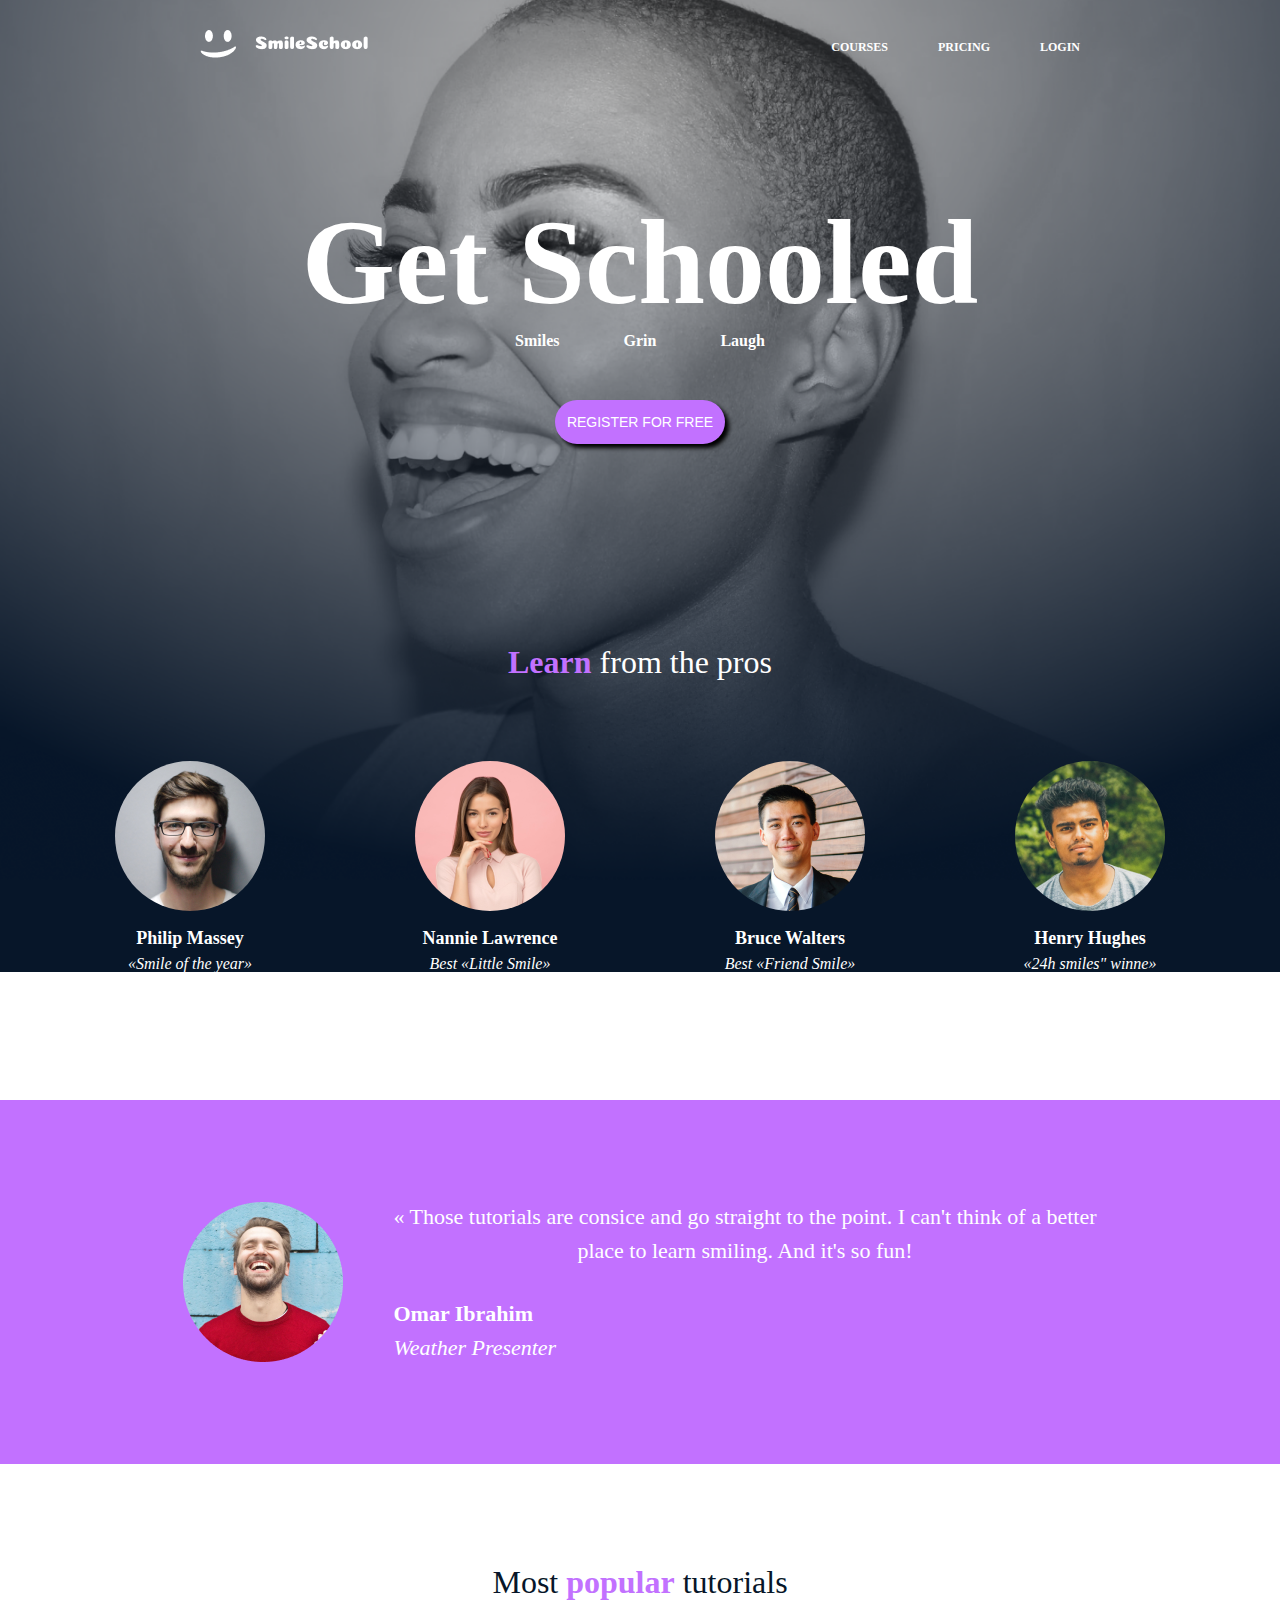
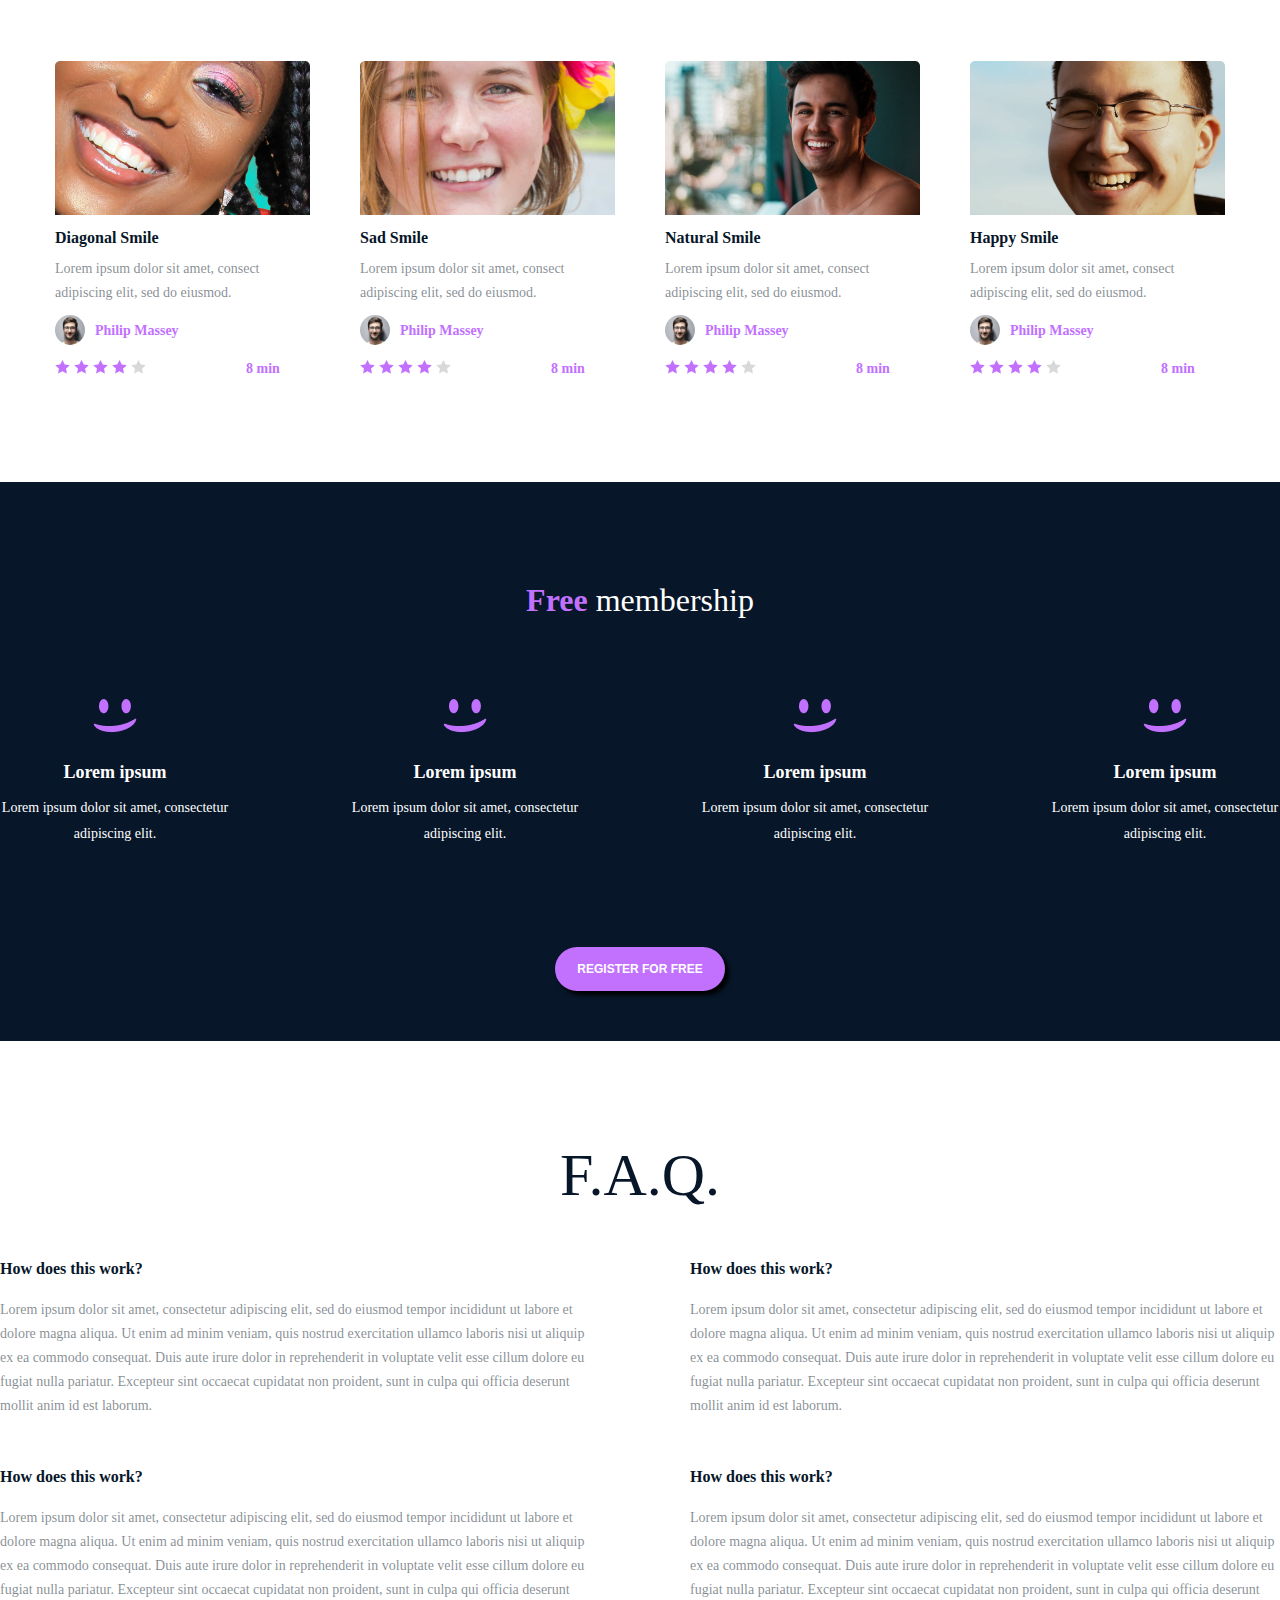
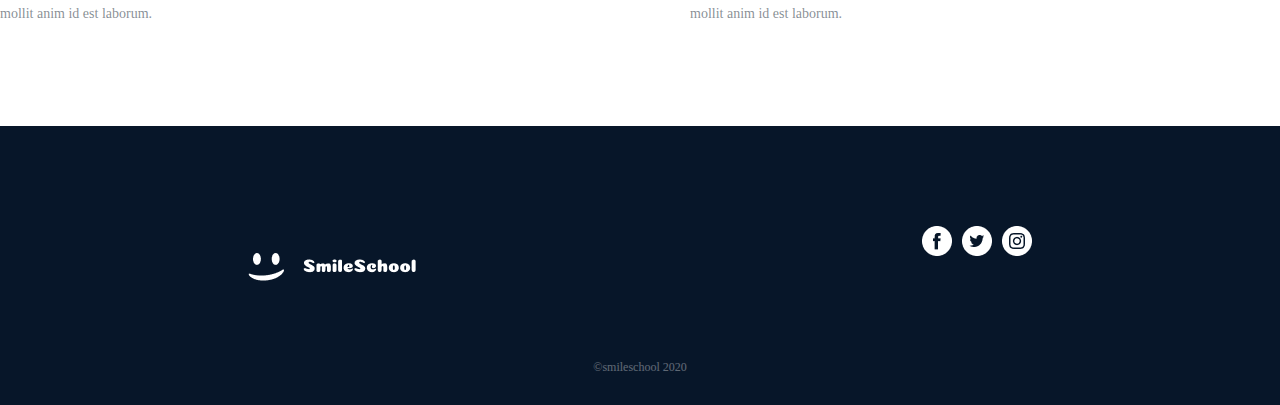
<file: css_advanced/index.html>
<!DOCTYPE html>
<html lang="en-US">

<head>
    <title> School Page </title>
    <meta charset="utf-8">
    <meta name="viewport" content="width=device-width, initial-scale=1.0">
    <link rel="stylesheet" href="styles.css">
</head>

<body>
    <!-- header -->
    <header>
        <div>
            <a href="" index.html""><img src="images/logo.png" alt="logo"></a>
        </div>
        <div class="navbar">
            <a href="#">COURSES</a>
            <a href="#">PRICING</a>
            <a href="#">LOGIN</a>
        </div>
    </header>
    <!-- End of header -->
    <main>
        <!-- FIRST SECTION -->
        <section class="first">
            <div class="title">
                <h1>Get Schooled</h1>
                <p>Smiles Grin Laugh</p>
                <button>REGISTER FOR FREE</button>
            </div>
            <div>
                <h2><span>Learn</span> from the pros</h2>
                <div class="visitors">
                    <div>
                        <img src="images/phillip.png" alt="phillip">
                        <h3>Philip Massey</h3>
                        <p>«Smile of the year»<br> 2018 - 2019 </p>
                    </div>
                    <div>
                        <img src="images/Nannie.png" alt="Nannie">
                        <h3>Nannie Lawrence</h3>
                        <p>Best «Little Smile»<br> 2017</p>
                    </div>
                    <div>
                        <img src="images/Bruce.png" alt="Bruce">
                        <h3>Bruce Walters</h3>
                        <p>Best «Friend Smile»<br> live performance 2019</p>
                    </div>
                    <div>
                        <img src="images/Henry.png" alt="Henry">
                        <h3>Henry Hughes</h3>
                        <p>«24h smiles" winne»<br> 2016 - 2019 </p>
                    </div>
                </div>
            </div>
        </section>
        <!-- END OF FIRST SECTION -->

        <!-- SECOND SECTION -->
        <section class="second">
            <div class="quote">
                <img src="images/quote.image.png" alt="image for quote">
                <div id="content">
                    <blockquote>« Those tutorials are consice and go straight to the point. I can't think of a better
                        <br> place to learn smiling. And it's so fun!</blockquote>
                    <p>Omar Ibrahim</p>
                    <p>Weather Presenter</p>
                </div>
            </div>
        </section>
        <!-- END OF SECOND SECTION -->

        <!-- THIRD SECTION -->
        <section class="section videos-list">
            <h1>Most <span>popular</span> tutorials</h1>
            <div class="videos">
                <div class="video">
                    <img src="images/Diagonal.Smile.png" alt="Diagonal Smile">
                    <h2>Diagonal Smile</h2>
                    <p>Lorem ipsum dolor sit amet, consect adipiscing elit, sed do eiusmod.</p>
                    <div class="ph">
                        <img src="images/phillip.png" alt="Philip's picture">
                        <h3>Philip Massey</h3>
                    </div>
                    <div class="rate">
                        <div>
                            <img src="images/Purple.Star.png" alt=" Purple Star>">
                            <img src="images/Purple.Star.png" alt=" Purple Star>">
                            <img src="images/Purple.Star.png" alt=" Purple Star>">
                            <img src="images/Purple.Star.png" alt=" Purple Star>">
                            <img src="images/Grey.Star.png" alt="Grey Star">
                        </div>
                        <p>8 min</p>
                    </div>
                </div>

                <div class="video">
                    <img src="images/Sad.Smile.png" alt="Sad Smile">
                    <h2>Sad Smile</h2>
                    <p>Lorem ipsum dolor sit amet, consect adipiscing elit, sed do eiusmod.</p>
                    <div class="ph">
                        <img src="images/phillip.png" alt="Philip's picture">
                        <h3>Philip Massey</h3>
                    </div>
                    <div class="rate">
                        <div>
                            <img src="images/Purple.Star.png" alt=" Purple Star>">
                            <img src="images/Purple.Star.png" alt=" Purple Star>">
                            <img src="images/Purple.Star.png" alt=" Purple Star>">
                            <img src="images/Purple.Star.png" alt=" Purple Star>">
                            <img src="images/Grey.Star.png" alt="Grey Star">
                        </div>
                        <p>8 min</p>
                    </div>
                </div>

                <div class="video">
                    <img src="images/Natural.Smile.png" alt="Natural Smile">
                    <h2>Natural Smile</h2>
                    <p>Lorem ipsum dolor sit amet, consect adipiscing elit, sed do eiusmod.</p>
                    <div class="ph">
                        <img src="images/phillip.png" alt="Philip's picture">
                        <h3>Philip Massey</h3>
                    </div>
                    <div class="rate">
                        <div>
                            <img src="images/Purple.Star.png" alt=" Purple Star>">
                            <img src="images/Purple.Star.png" alt=" Purple Star>">
                            <img src="images/Purple.Star.png" alt=" Purple Star>">
                            <img src="images/Purple.Star.png" alt=" Purple Star>">
                            <img src="images/Grey.Star.png" alt="Grey Star">
                        </div>
                        <p>8 min</p>
                    </div>
                </div>

                <div class="video">
                    <img src="images/Happy.Smile.png" alt="Happy Smile">
                    <h2>Happy Smile</h2>
                    <p>Lorem ipsum dolor sit amet, consect adipiscing elit, sed do eiusmod.</p>
                    <div class="ph">
                        <img src="images/phillip.png" alt="Philip's picture">
                        <h3>Philip Massey</h3>
                    </div>
                    <div class="rate">
                        <div>
                            <img src="images/Purple.Star.png" alt=" Purple Star>">
                            <img src="images/Purple.Star.png" alt=" Purple Star>">
                            <img src="images/Purple.Star.png" alt=" Purple Star>">
                            <img src="images/Purple.Star.png" alt=" Purple Star>">
                            <img src="images/Grey.Star.png" alt="Grey Star">
                        </div>
                        <p>8 min</p>
                    </div>
                </div>
            </div>
        </section>
        <!-- END OF THIRD SECTION -->

        <!-- FOURTH SECTION -->
        <section class="section membership">
            <h1><span>Free</span> membership</h1>
            <div id="smiles">
                <div>
                    <img src="images/Smile.png" alt="Smile">
                    <h2>Lorem ipsum</h2>
                    <p>Lorem ipsum dolor sit amet, consectetur adipiscing elit.</p>
                </div>
                <div>
                    <img src="images/Smile.png" alt="Smile">
                    <h2>Lorem ipsum</h2>
                    <p>Lorem ipsum dolor sit amet, consectetur adipiscing elit.</p>
                </div>
                <div>
                    <img src="images/Smile.png" alt="Smile">
                    <h2>Lorem ipsum</h2>
                    <p>Lorem ipsum dolor sit amet, consectetur adipiscing elit.</p>
                </div>
                <div>
                    <img src="images/Smile.png" alt="Smile">
                    <h2>Lorem ipsum</h2>
                    <p>Lorem ipsum dolor sit amet, consectetur adipiscing elit.</p>
                </div>
            </div>
            <button>REGISTER FOR FREE</button>
        </section>
        <!-- END OF FOURTH SECTION -->

        <!-- FIFTH SECTION -->
        <section class="section FAQ">
            <h1>F.A.Q.</h1>
            <div>
                <div>
                    <div class="faq">
                        <div>
                            <h2>How does this work?</h2>
                            <p>Lorem ipsum dolor sit amet, consectetur adipiscing elit, sed do eiusmod tempor incididunt ut
                                labore et dolore magna aliqua. Ut enim ad minim veniam, quis nostrud exercitation ullamco
                                laboris nisi ut aliquip ex ea commodo consequat. Duis aute irure dolor in reprehenderit in
                                voluptate velit esse cillum dolore eu fugiat nulla pariatur. Excepteur sint occaecat cupidatat
                                non proident, sunt in culpa qui officia deserunt mollit anim id est laborum.</p>
                        </div>
                        <div>
                            <h2>How does this work?</h2>
                            <p>Lorem ipsum dolor sit amet, consectetur adipiscing elit, sed do eiusmod tempor incididunt ut
                                labore et dolore magna aliqua. Ut enim ad minim veniam, quis nostrud exercitation ullamco
                                laboris nisi ut aliquip ex ea commodo consequat. Duis aute irure dolor in reprehenderit in
                                voluptate velit esse cillum dolore eu fugiat nulla pariatur. Excepteur sint occaecat cupidatat
                                non proident, sunt in culpa qui officia deserunt mollit anim id est laborum.</p>
                        </div>
                    </div>
                    <div class="faq">
                        <div>
                            <h2>How does this work?</h2>
                            <p>Lorem ipsum dolor sit amet, consectetur adipiscing elit, sed do eiusmod tempor incididunt ut
                                labore et dolore magna aliqua. Ut enim ad minim veniam, quis nostrud exercitation ullamco
                                laboris nisi ut aliquip ex ea commodo consequat. Duis aute irure dolor in reprehenderit in
                                voluptate velit esse cillum dolore eu fugiat nulla pariatur. Excepteur sint occaecat cupidatat
                                non proident, sunt in culpa qui officia deserunt mollit anim id est laborum.</p>
                        </div>
                        <div>
                            <h2>How does this work?</h2>
                            <p>Lorem ipsum dolor sit amet, consectetur adipiscing elit, sed do eiusmod tempor incididunt ut
                                labore et dolore magna aliqua. Ut enim ad minim veniam, quis nostrud exercitation ullamco
                                laboris nisi ut aliquip ex ea commodo consequat. Duis aute irure dolor in reprehenderit in
                                voluptate velit esse cillum dolore eu fugiat nulla pariatur. Excepteur sint occaecat cupidatat
                                non proident, sunt in culpa qui officia deserunt mollit anim id est laborum.</p>
                        </div>
                    </div>
                </div>
            </div>
        </section>
        <!-- ENF OF FIFTH SECTION -->
    </main>

    <!-- FOOTER -->
    <footer class="section foot">
        <div>
            <img src="images/logo.png" alt="logo">
            <div>
                <a href="https://www.facebook.com/" target="_blank"><img src="images/Facebook.png"
                    alt="facebook"></a>
                <a href="https://twitter.com/" target="_blank"><img src="images/Twitter.png" alt="Twitter"></a>
                <a href="https://www.instagram.com/" target="_blank"><img src="images/Instagram.png"
                    alt="Instagram"></a>
            </div>
        </div>
        <p>©smileschool 2020</p>
    </footer>
    <!-- END OF FOOTER -->
</body>

</html>
</file>
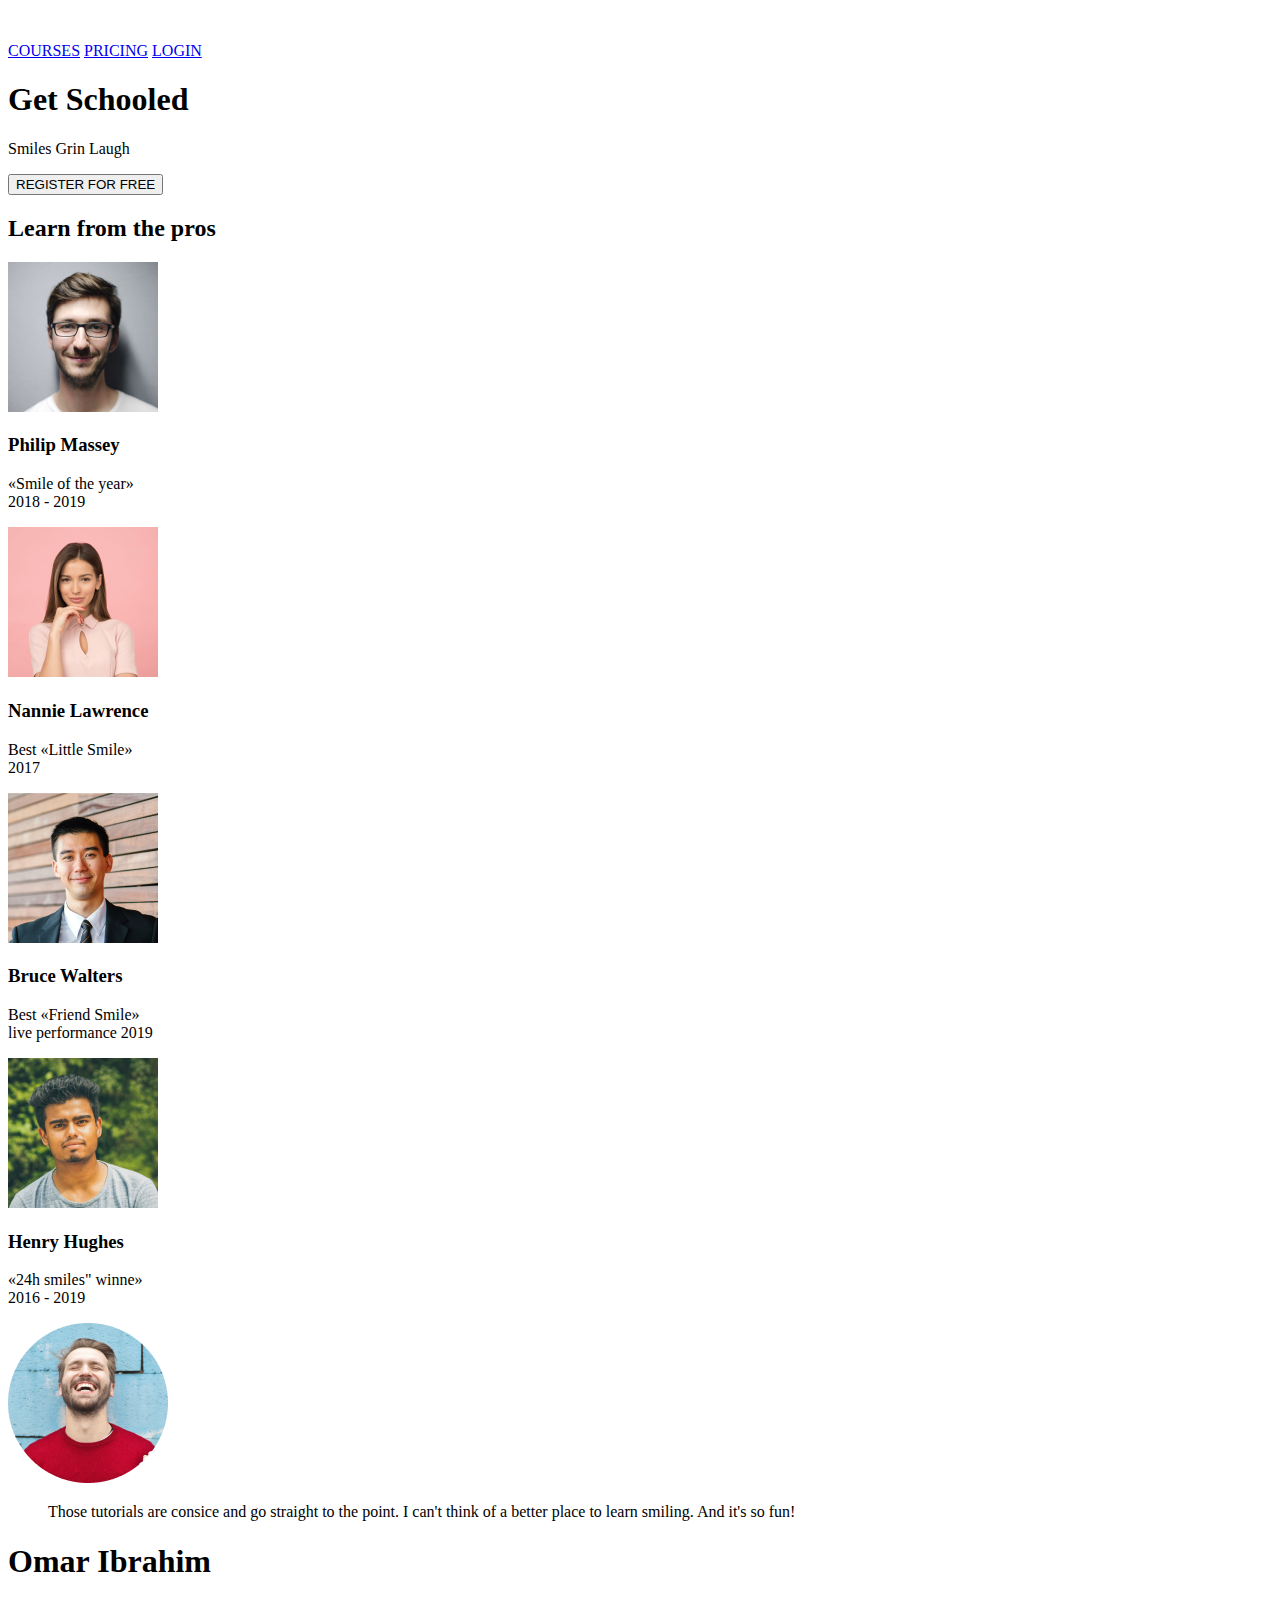
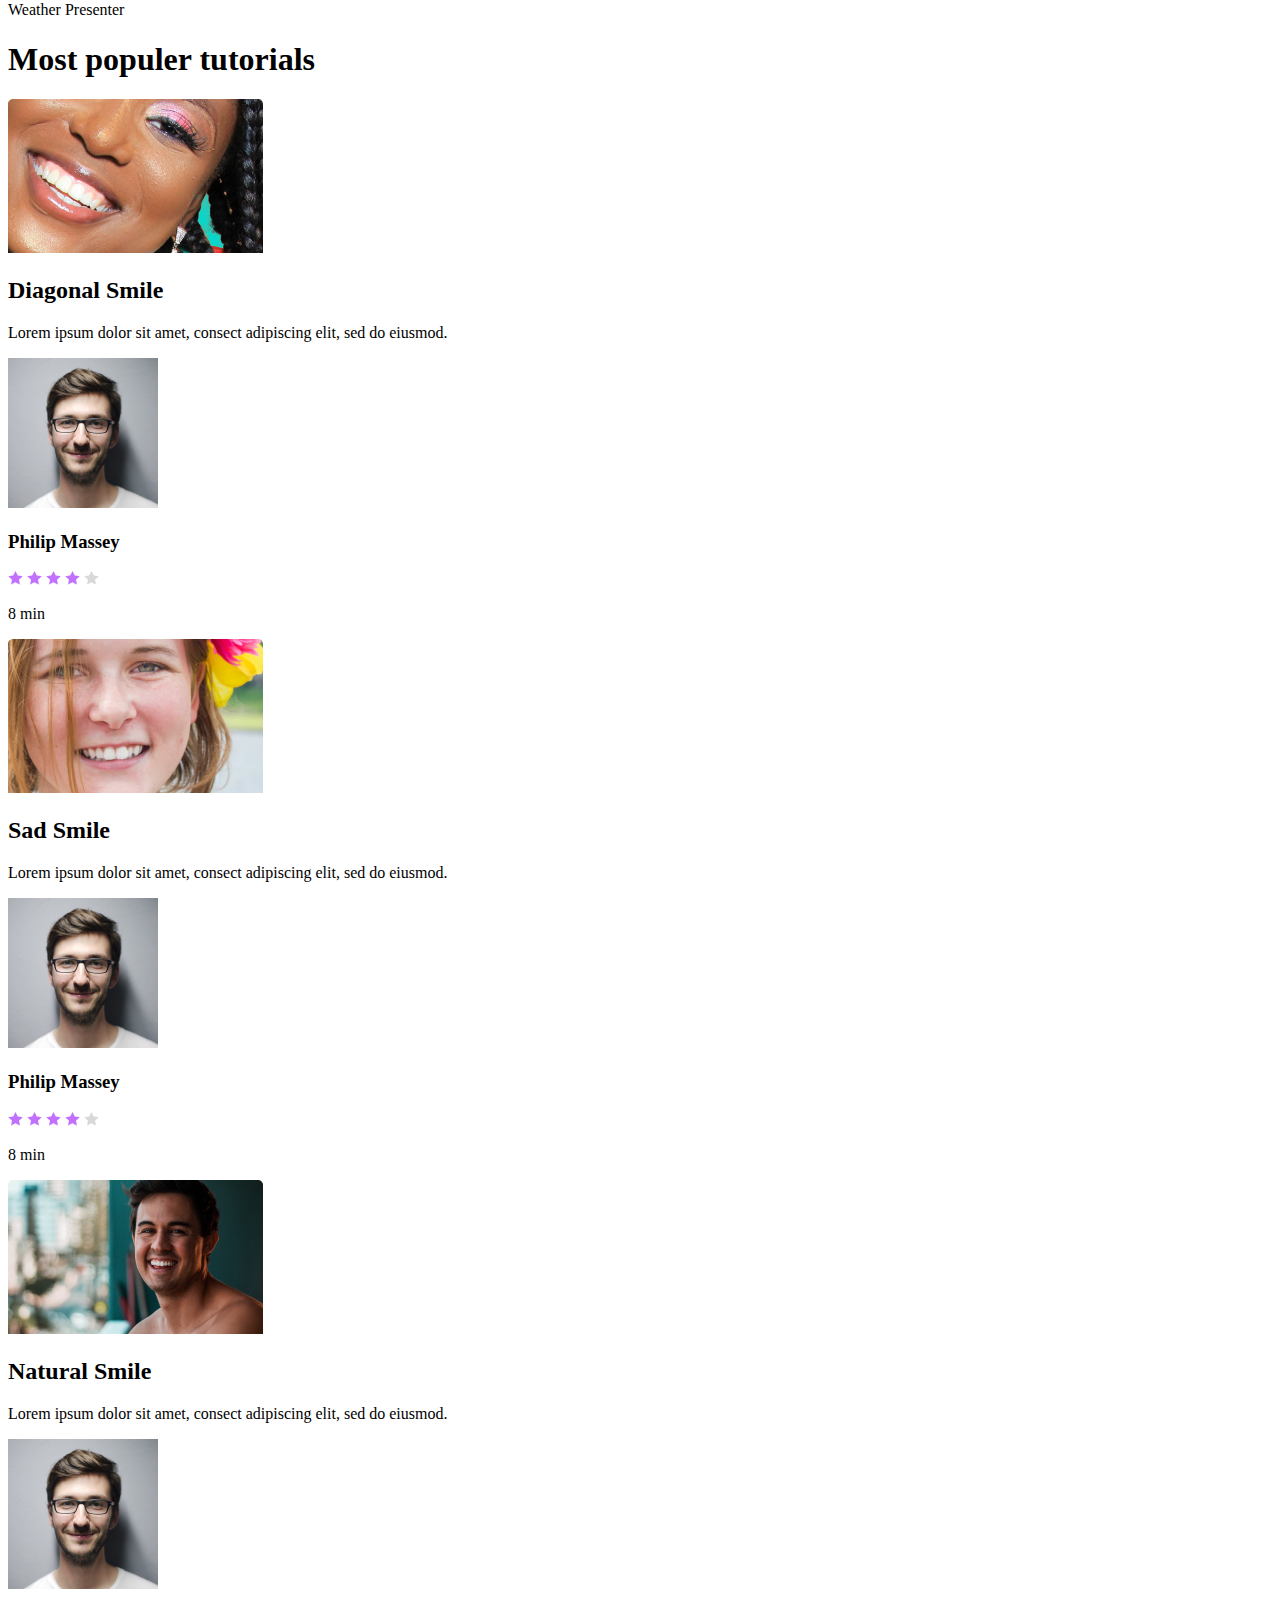
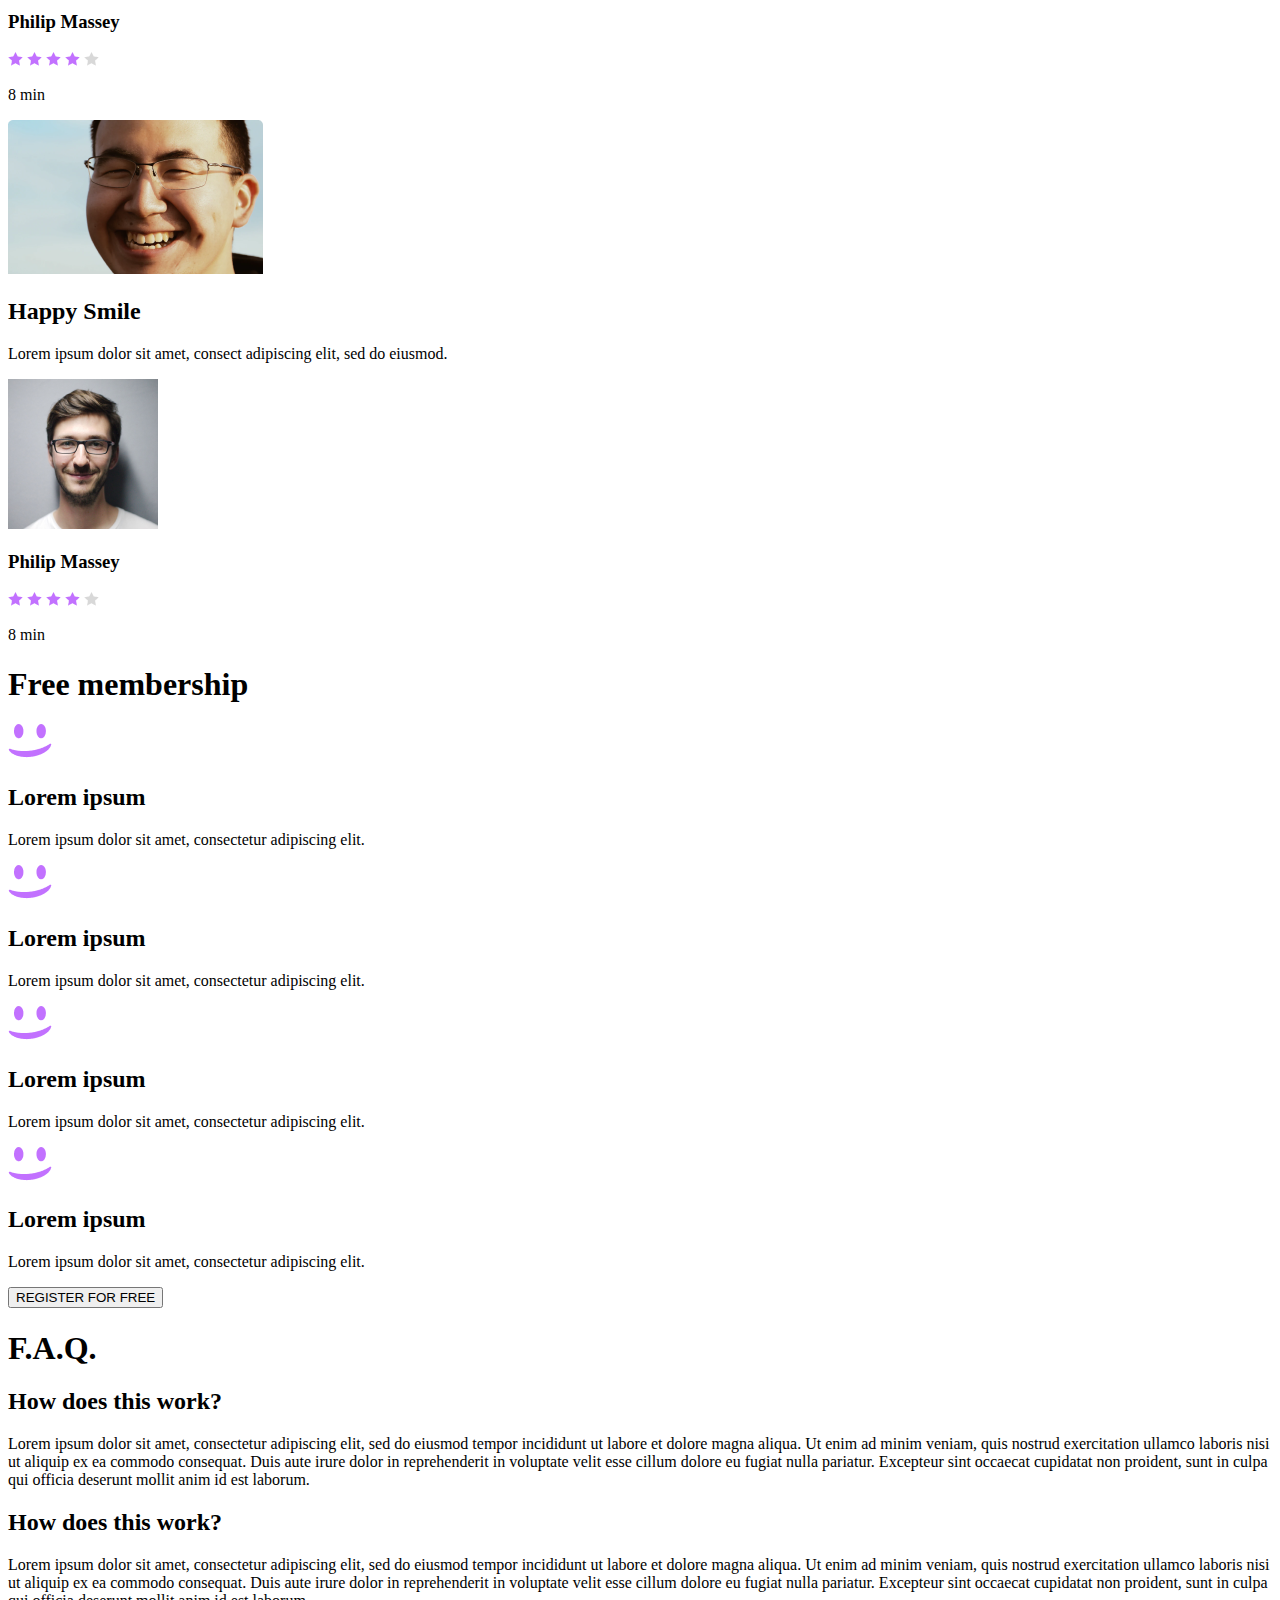
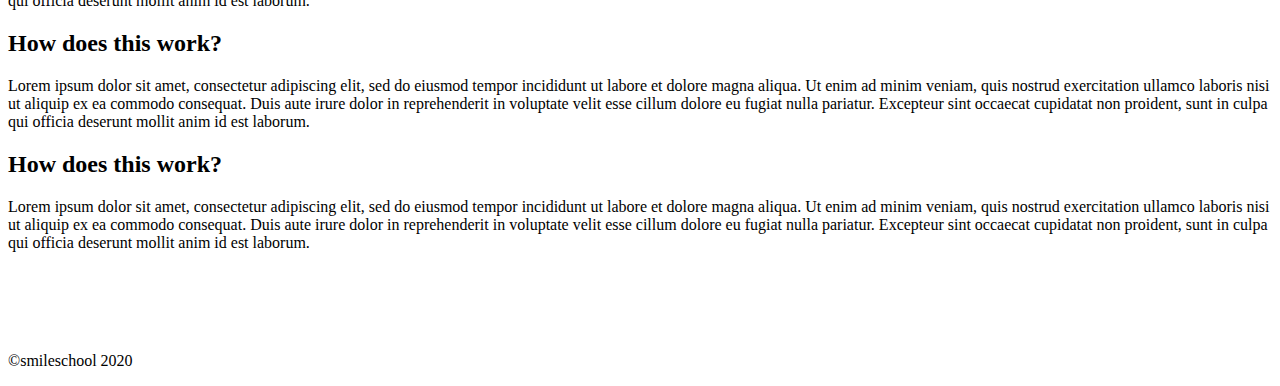
<file: html_advanced/index.html>
<!DOCTYPE html>
<html lang="en-US">
<head>
    <title> First Page Structre </title>
    <meta charset="utf-8">
    <meta name="viewport" content="width=device-width, initial-scale=1.0">
    
</head>
<body>
    <!-- header -->
    <header>
        <div>
            <!-- logo -->
            <div class="logo-box">
                <a href="#"><img src="logo.png" alt="logo"></a>
            </div>
            <!-- End of logo -->
            <!-- Navagation Links -->
            <div>
                <a href="#">COURSES</a>
                <a href="#">PRICING</a>
                <a href="#">LOGIN</a>
            </div>
            <!-- End of Navagation Links -->    
        </div>
    </header>
    <!-- End of header -->
    <main>
        <section>
            <div>
                <h1>Get Schooled</h1>
                <p>Smiles Grin Laugh</p>
                <button>REGISTER FOR FREE</button>
            </div>
            <div>
                <h2>Learn from the pros</h2>
                <div>
                    <div>
                        <img src="phillip.png" alt="phillip">
                        <h3>Philip Massey</h3>
                        <p>«Smile of the year»<br> 2018 - 2019 </p>
                    </div>
                    <div>
                        <img src="Nannie.png" alt="Nannie">
                        <h3>Nannie Lawrence</h3>
                        <p>Best «Little Smile»<br> 2017</p>
                    </div>
                    <div>
                        <img src="Bruce.png" alt="Bruce">
                        <h3>Bruce Walters</h3>
                        <p>Best «Friend Smile»<br> live performance 2019</p>
                    </div>
                    <div>
                        <img src="Henry.png" alt="Henry">
                        <h3>Henry Hughes</h3>
                        <p>«24h smiles" winne»<br> 2016 - 2019 </p>
                    </div>
                </div>    
            </div>
        </section>
        <section>
            <div>
                <img src="quote.image.png" alt="image for quote">
                <div>
                    <blockquote>Those tutorials are consice and go straight to the point. I can't think of a better place to learn smiling. And it's so fun!</blockquote>
                    <h1>Omar Ibrahim</h1>
                    <p>Weather Presenter</p>
                </div>
            </div>
        </section>
        <section>
            <h1>Most populer tutorials</h1>
            <div>
                <div>
                    <img src="Diagonal.Smile.png" alt="Diagonal Smile">
                    <h2>Diagonal Smile</h2>
                    <p>Lorem ipsum dolor sit amet, consect adipiscing elit, sed do eiusmod.</p>
                    <div>
                        <img src="phillip.png" alt="Philip's picture">
                        <h3>Philip Massey</h3>
                    </div>
                    <div>
                        <div>
                            <img src="Purple.Star.png" alt=" Purple Star>">
                            <img src="Purple.Star.png" alt=" Purple Star>">
                            <img src="Purple.Star.png" alt=" Purple Star>">
                            <img src="Purple.Star.png" alt=" Purple Star>">
                            <img src="Grey.Star.png" alt="Grey Star">
                        </div>
                        <p>8 min</p>
                    </div>
                </div>

                <div>
                    <img src="Sad.Smile.png" alt="Sad Smile">
                    <h2>Sad Smile</h2>
                    <p>Lorem ipsum dolor sit amet, consect adipiscing elit, sed do eiusmod.</p>
                    <div>
                        <img src="phillip.png" alt="Philip's picture">
                        <h3>Philip Massey</h3>
                    </div>
                    <div>
                        <div>
                            <img src="Purple.Star.png" alt=" Purple Star>">
                            <img src="Purple.Star.png" alt=" Purple Star>">
                            <img src="Purple.Star.png" alt=" Purple Star>">
                            <img src="Purple.Star.png" alt=" Purple Star>">
                            <img src="Grey.Star.png" alt="Grey Star">
                        </div>
                        <p>8 min</p>
                    </div>
                </div>

                <div>
                    <img src="Natural.Smile.png" alt="Natural Smile">
                    <h2>Natural Smile</h2>
                    <p>Lorem ipsum dolor sit amet, consect adipiscing elit, sed do eiusmod.</p>
                    <div>
                        <img src="phillip.png" alt="Philip's picture">
                        <h3>Philip Massey</h3>
                    </div>
                    <div>
                        <div>
                            <img src="Purple.Star.png" alt=" Purple Star>">
                            <img src="Purple.Star.png" alt=" Purple Star>">
                            <img src="Purple.Star.png" alt=" Purple Star>">
                            <img src="Purple.Star.png" alt=" Purple Star>">
                            <img src="Grey.Star.png" alt="Grey Star">
                        </div>
                        <p>8 min</p>
                    </div>
                </div>

                <div>
                    <img src="Happy.Smile.png" alt="Happy Smile">
                    <h2>Happy Smile</h2>
                    <p>Lorem ipsum dolor sit amet, consect adipiscing elit, sed do eiusmod.</p>
                    <div>
                        <img src="phillip.png" alt="Philip's picture">
                        <h3>Philip Massey</h3>
                    </div>
                    <div>
                        <div>
                            <img src="Purple.Star.png" alt=" Purple Star>">
                            <img src="Purple.Star.png" alt=" Purple Star>">
                            <img src="Purple.Star.png" alt=" Purple Star>">
                            <img src="Purple.Star.png" alt=" Purple Star>">
                            <img src="Grey.Star.png" alt="Grey Star">
                        </div>
                        <p>8 min</p>
                    </div>
                </div>
            </div>
        </section>
        <section>
            <h1>Free membership</h1>
            <div>
                <div>
                    <img src="Smile.png" alt="Smile">
                    <h2>Lorem ipsum</h2>
                    <p>Lorem ipsum dolor sit amet, consectetur adipiscing elit.</p>
                </div>
                <div>
                    <img src="Smile.png" alt="Smile">
                    <h2>Lorem ipsum</h2>
                    <p>Lorem ipsum dolor sit amet, consectetur adipiscing elit.</p>
                </div>
                <div>
                    <img src="Smile.png" alt="Smile">
                    <h2>Lorem ipsum</h2>
                    <p>Lorem ipsum dolor sit amet, consectetur adipiscing elit.</p>
                </div>
                <div>
                    <img src="Smile.png" alt="Smile">
                    <h2>Lorem ipsum</h2>
                    <p>Lorem ipsum dolor sit amet, consectetur adipiscing elit.</p>
                </div>
            </div>
            <button>REGISTER FOR FREE</button>
        </section>
        <section>
            <h1>F.A.Q.</h1>
            <div>
                <div>
                    <h2>How does this work?</h2>
                    <p>Lorem ipsum dolor sit amet, consectetur adipiscing elit, sed do eiusmod tempor incididunt ut labore et dolore magna aliqua. Ut enim ad minim veniam, quis nostrud exercitation ullamco laboris nisi ut aliquip ex ea commodo consequat. Duis aute irure dolor in reprehenderit in voluptate velit esse cillum dolore eu fugiat nulla pariatur. Excepteur sint occaecat cupidatat non proident, sunt in culpa qui officia deserunt mollit anim id est laborum.</p>
                </div>
                <div>
                    <h2>How does this work?</h2>
                    <p>Lorem ipsum dolor sit amet, consectetur adipiscing elit, sed do eiusmod tempor incididunt ut labore et dolore magna aliqua. Ut enim ad minim veniam, quis nostrud exercitation ullamco laboris nisi ut aliquip ex ea commodo consequat. Duis aute irure dolor in reprehenderit in voluptate velit esse cillum dolore eu fugiat nulla pariatur. Excepteur sint occaecat cupidatat non proident, sunt in culpa qui officia deserunt mollit anim id est laborum.</p>
                </div>
            </div>
            <div>
                <div>
                    <h2>How does this work?</h2>
                    <p>Lorem ipsum dolor sit amet, consectetur adipiscing elit, sed do eiusmod tempor incididunt ut labore et dolore magna aliqua. Ut enim ad minim veniam, quis nostrud exercitation ullamco laboris nisi ut aliquip ex ea commodo consequat. Duis aute irure dolor in reprehenderit in voluptate velit esse cillum dolore eu fugiat nulla pariatur. Excepteur sint occaecat cupidatat non proident, sunt in culpa qui officia deserunt mollit anim id est laborum.</p>
                </div>
                <div>
                    <h2>How does this work?</h2>
                    <p>Lorem ipsum dolor sit amet, consectetur adipiscing elit, sed do eiusmod tempor incididunt ut labore et dolore magna aliqua. Ut enim ad minim veniam, quis nostrud exercitation ullamco laboris nisi ut aliquip ex ea commodo consequat. Duis aute irure dolor in reprehenderit in voluptate velit esse cillum dolore eu fugiat nulla pariatur. Excepteur sint occaecat cupidatat non proident, sunt in culpa qui officia deserunt mollit anim id est laborum.</p>
                </div>
            </div>
        </section>
    </main>
    <footer>
        <div>
            <div>
                <img src="logo.png" alt="logo">
                <div>
                    <a href="https://www.facebook.com/" target="_blank"><img src="Facebook.png" alt="facebook"></a>
                    <a href="https://twitter.com/" target="_blank"><img src="Twitter.png" alt="Twitter"></a>
                    <a href="https://www.instagram.com/" target="_blank"><img src="Instagram.png" alt="Instagram"></a>
                </div>
            </div>
        <p>©smileschool 2020</p>
        </div>
    </footer>
</body>
</html>
</file>
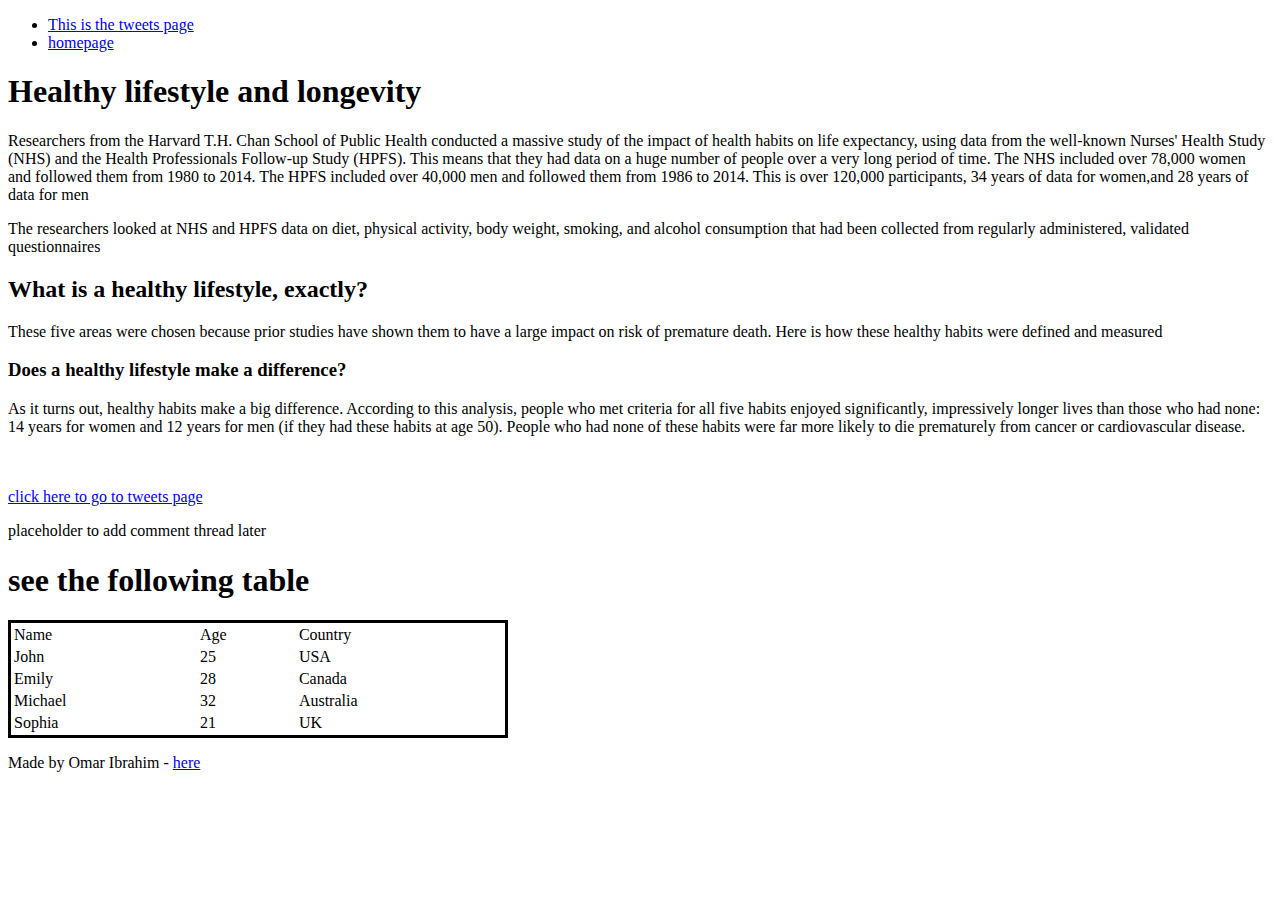
<file: html_basic/index.html>
<!DOCTYPE html>
<html lang="en">

<head>
    <title> My First Web Page </title>
    <meta charset="utf-8">
</head>

<body>
    <header>
        <ul>
            <li><a href="tweets.html" target="_blank">This is the tweets page</a></li>
            <li><a href="index.html">homepage</a></li>
        </ul>
    </header>
    <main>
        <article>
            <h1>Healthy lifestyle and longevity</h1>
            <p>Researchers from the Harvard T.H. Chan School of Public Health conducted a massive study of the impact of
                health
                habits on life expectancy, using data from the well-known Nurses' Health Study (NHS) and the Health
                Professionals Follow-up Study (HPFS). This means that they had data on a huge number of people over a
                very long
                period of time. The NHS included over 78,000 women and followed them from 1980 to 2014. The HPFS
                included over
                40,000 men and followed them from 1986 to 2014. This is over 120,000 participants, 34 years of data for
                women,and 28 years of data for men</p>
            <p>The researchers looked at NHS and HPFS data on diet, physical activity, body weight, smoking, and alcohol
                consumption that had been collected from regularly administered, validated questionnaires</p>
            <h2>What is a healthy lifestyle, exactly?</h2>
            <p>These five areas were chosen because prior studies have shown them to have a large impact on risk of
                premature
                death. Here is how these healthy habits were defined and measured</p>
            <h3>Does a healthy lifestyle make a difference?</h3>
            <p>As it turns out, healthy habits make a big difference. According to this analysis, people who met
                criteria for
                all five habits enjoyed significantly, impressively longer lives than those who had none: 14 years for
                women and
                12 years for men (if they had these habits at age 50). People who had none of these habits were far more
                likely
                to die prematurely from cancer or cardiovascular disease.</p>
            <br> <br>
            <a href="tweets.html">click here to go to tweets page</a>
        </article>
        <aside>
            <p>placeholder to add comment thread later</p>
        </aside>
        <article>
            <h1>see the following table</h1>
            <table style="width:500px; border:3px solid black;">
                <thead>
                    <tr>
                        <td>Name</td>
                        <td>Age</td>
                        <td>Country</td>
                    </tr>
                </thead>
                <tbody>
                    <tr>
                        <td>John</td>
                        <td>25</td>
                        <td>USA</td>
                    </tr>
                    <tr>
                        <td>Emily</td>
                        <td>28</td>
                        <td>Canada</td>
                    </tr>
                    <tr>
                        <td>Michael</td>
                        <td>32</td>
                        <td>Australia</td>
                    </tr>
                    <tr>
                        <td>Sophia</td>
                        <td>21</td>
                        <td>UK</td>
                    </tr>
                </tbody>
            </table>
        </article>
    </main>
    <footer>
        <p>Made by Omar Ibrahim - <a href="https://intranet.alxswe.com/" target="_blank">here</a></p>
    </footer>
</body>

</html>
</file>
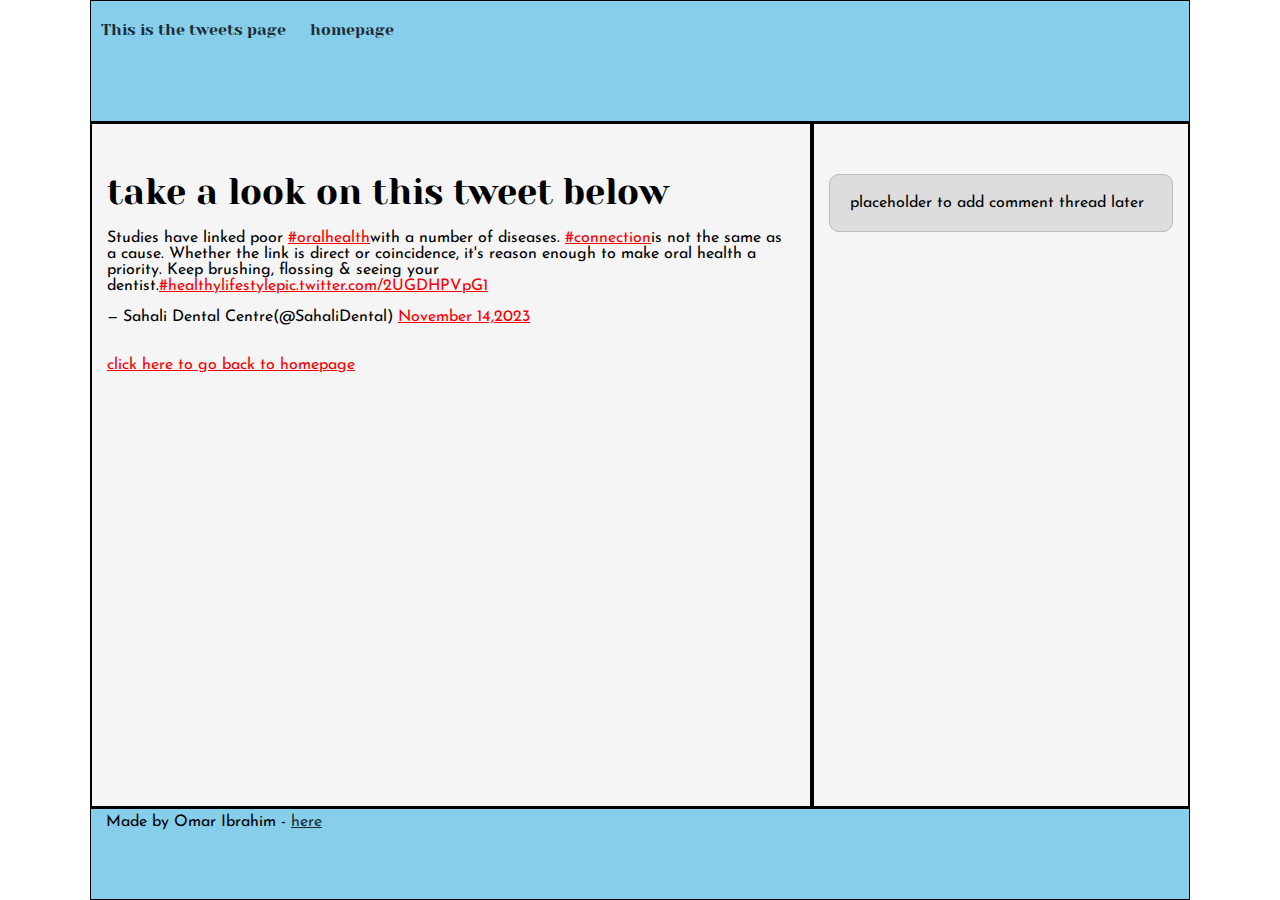
<file: css_basic/tweets.html>
<!DOCTYPE html>
<html lang="en">

<head>
    <title> My First Web Page </title>
    <meta charset="utf-8">
    <meta name="viewport" content="width=device-width, initial-scale=1.0">
    <link href="base.css" rel="stylesheet">
    <link href="styles.css" rel="stylesheet">
</head>

<body>
    <header>
        <ul>
            <li><a href="tweets.html">This is the tweets page</a></li>
            <li><a href="index.html" target="_blank">homepage</a></li>
        </ul>
    </header>
    <main>
        <article>
            <h1>take a look on this tweet below</h1>
            <blockquote class="twitter-tweet"><p lang="en" dir="ltr">Studies have linked poor <a href="https://twitter.com/hashtag/oralhealth?src=hash&amp;ref_src=twsrc%5Etfw">#oralhealth</a>with a number of diseases. <a href="https://twitter.com/hashtag/connection?src=hash&amp;ref_src=twsrc%5Etfw">#connection</a>is not the same as a cause. Whether the link is direct or coincidence, it&#39;s reason enough to make oral health a priority. Keep brushing, flossing &amp; seeing your dentist.<a href="https://twitter.com/hashtag/healthylifestyle?src=hash&amp;ref_src=twsrc%5Etfw">#healthylifestyle</a><a href="https://t.co/2UGDHPVpG1">pic.twitter.com/2UGDHPVpG1</a></p>&mdash; Sahali Dental Centre(@SahaliDental) <a href="https://twitter.com/SahaliDental/status/1724465151900844487?ref_src=twsrc%5Etfw">November 14,2023</a></blockquote><script async src="https://platform.twitter.com/widgets.js"></script>
            <br>   <br>
            <a href="index.html">click here to go back to homepage</a>
        </article>
        <aside>
            <p>placeholder to add comment thread later</p>
        </aside>
    </main>
    <footer>
        <p>Made by Omar Ibrahim - <a href="https://intranet.alxswe.com/" target="_blank">here</a></p>
    </footer>
</body>
</html>
</file>
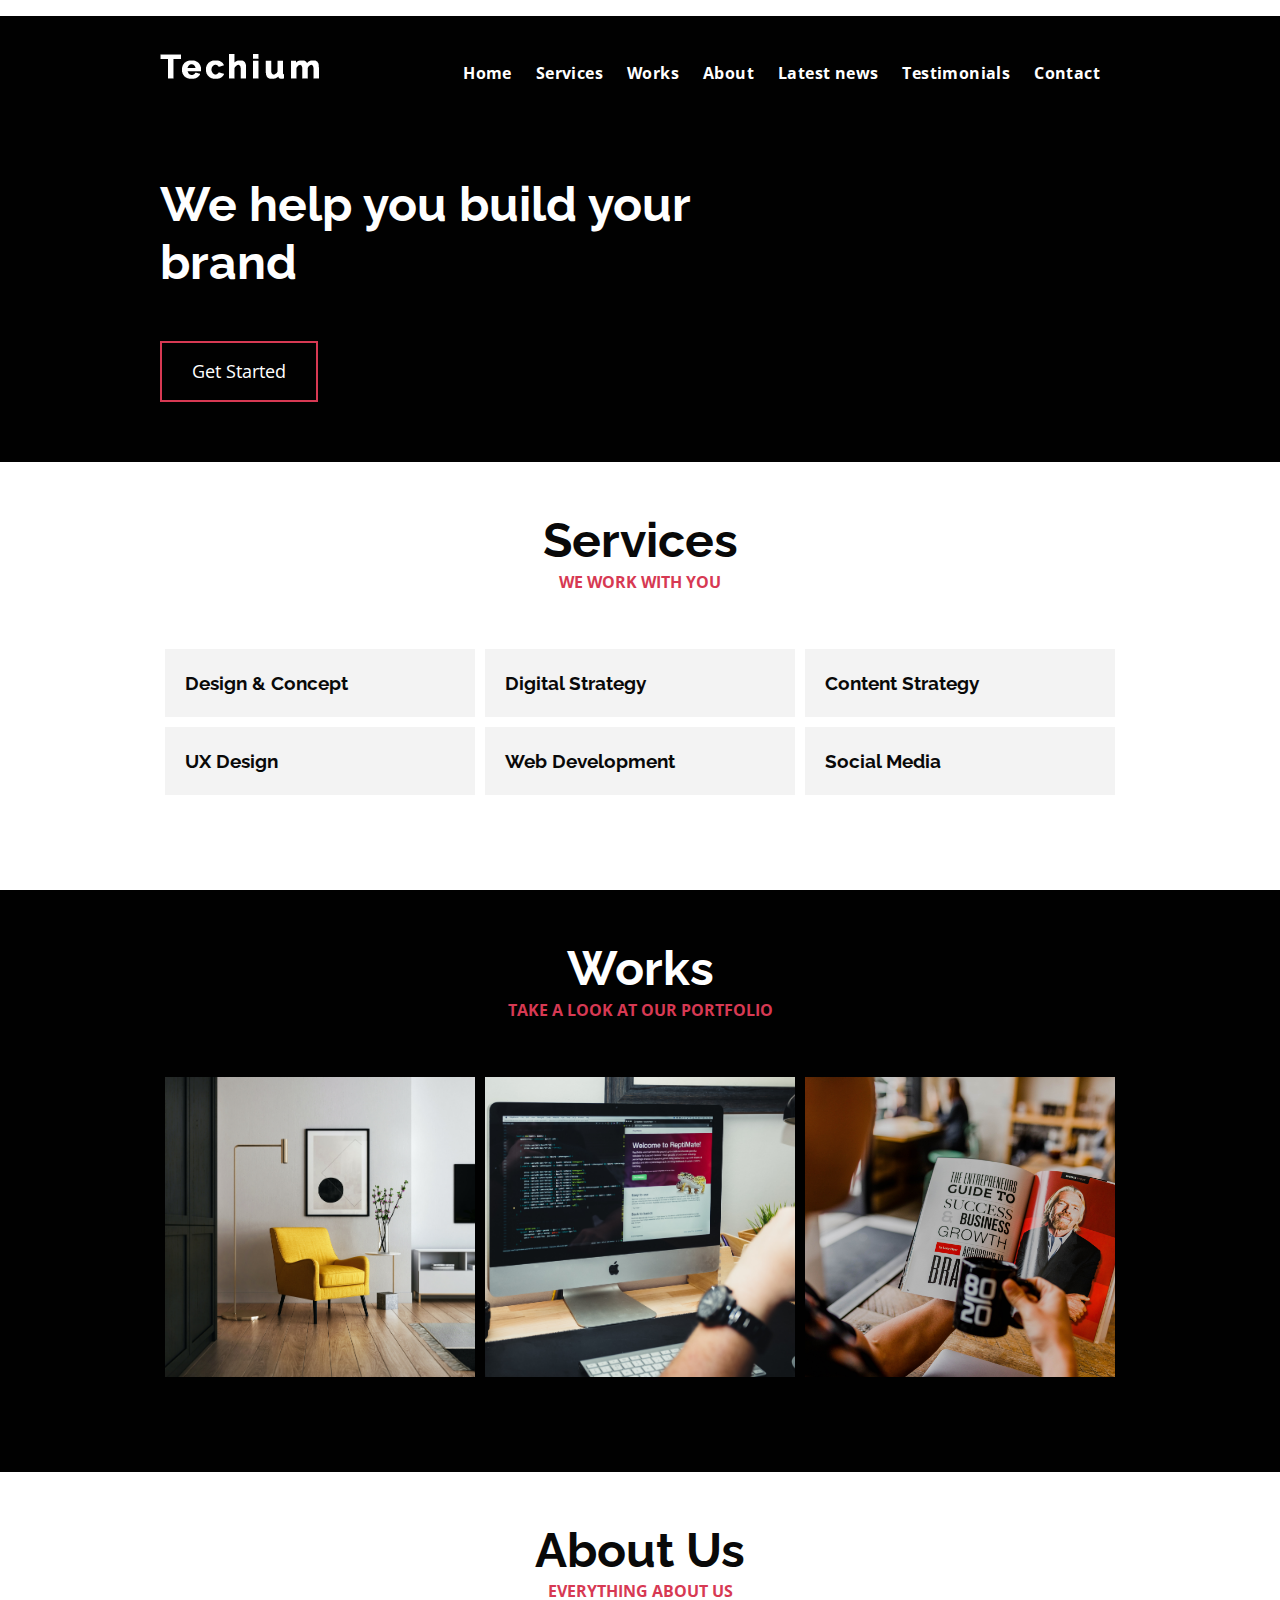
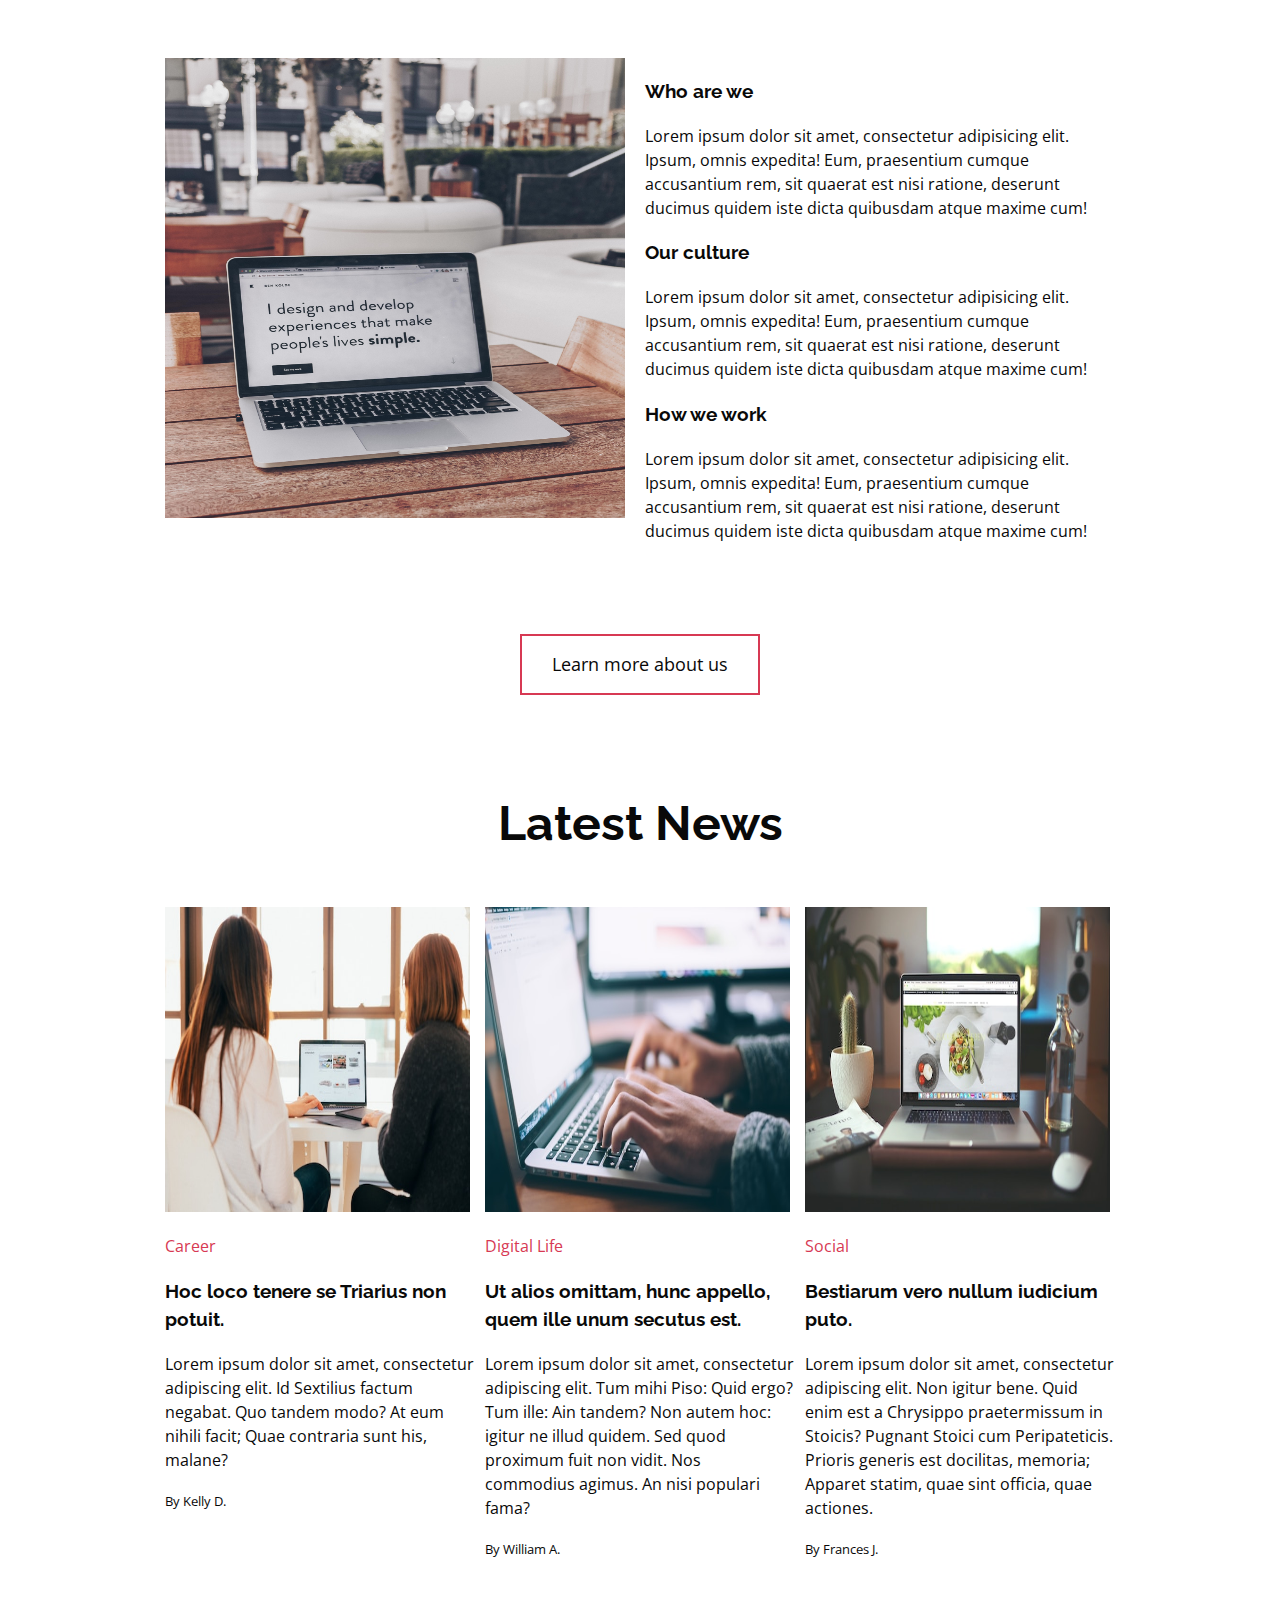
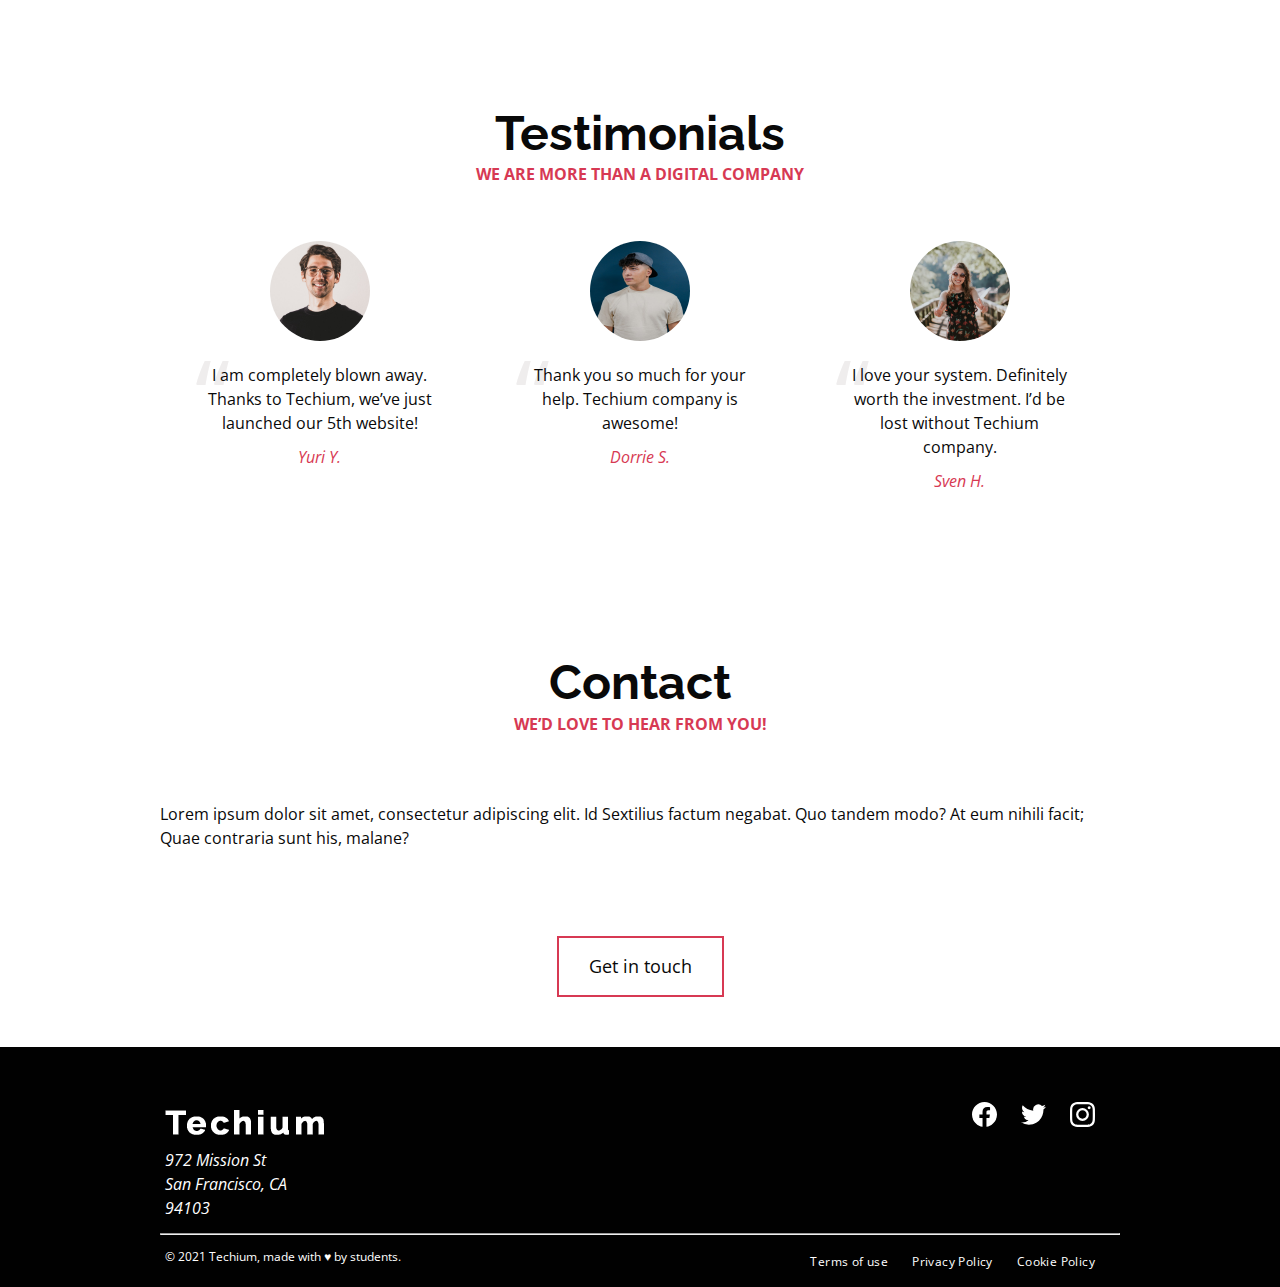
<file: flexbox/0-index.html>
<!DOCTYPE html>
<html lang="en" dir="ltr">
  <head>
    <meta charset="utf-8">
    <meta name="viewport" content="width=device-width, initial-scale=1, viewport-fit=cover">
    <title>Homepage - Techium</title>
    <meta name="description" content="Description of the page less than 150 characters">
    <link rel="icon" type="image/png" href="images/favicon.jpg">
    <link href="https://fonts.googleapis.com/css?family=Open+Sans:400,700|Raleway:700&display=swap" rel="stylesheet"></p>
    <link rel='stylesheet' href='0-styles.css'>
<p></head>
  <body>
    <!– Header –>
    <header class="header" data-section-theme="dark">
      <div class="container">
        <div class="header-logo">
          <a href="#">
            <img src="images/logo-white.png" alt="Techium logo" width="160" height="40">
          </a>
        </div>
        <nav class="navbar-menu">
          <ul class="nav">
            <li class="nav-item">
              <a href="#" class="nav-link">Home</a>
            </li>
            <li class="nav-item">
              <a href="#services" class="nav-link">Services</a>
            </li>
            <li class="nav-item">
              <a href="#works" class="nav-link">Works</a>
            </li>
            <li class="nav-item">
              <a href="#about" class="nav-link">About</a>
            </li>
            <li class="nav-item">
              <a href="#latest_news" class="nav-link">Latest news</a>
            </li>
            <li class="nav-item">
              <a href="#testimonials" class="nav-link">Testimonials</a>
            </li>
            <li class="nav-item">
              <a href="#contact" class="nav-link">Contact</a>
            </li>
          </ul>
        </nav>
      </div>
    </header>
    <!– Main –>
    <main>
      <!– Hero section –>
      <section class="section-hero" data-section-theme="dark">
        <div class="container">
          <div class="section-body">
            <section class="section-inner">
              <h2 class="section-title">We help you build your brand</h2>
              <a href="#" class="button">Get Started</a>
            </section>
          </div>
        </div>
      </section>
      <!– Services section –>
      <section id="services" class="section">
        <div class="container">
          <header class="section-header">
            <h2 class="section-title">Services</h2>
            <p class="section-tagline">We work with you</p>
          </header>
          <div class="section-body">
            <ul class="row">
              <li class="col-1-3">
                <div class="card-services">
                  <h3 class="card-title"><a href="#">Design & Concept</a></h3>
                </div>
              </li>
              <li class="col-1-3">
                <div class="card-services">
                  <h3 class="card-title"><a href="#">Digital Strategy</a></h3>
                </div>
              </li>
              <li class="col-1-3">
                <div class="card-services">
                  <h3 class="card-title"><a href="#">Content Strategy</a></h3>
                </div>
              </li>
            </ul>
            <ul class="row">
              <li class="col-1-3">
                <div class="card-services">
                  <h3 class="card-title"><a href="#">UX Design</a></h3>
                </div>
              </li>
              <li class="col-1-3">
                <div class="card-services">
                  <h3 class="card-title"><a href="#">Web Development</a></h3>
                </div>
              </li>
              <li class="col-1-3">
                <div class="card-services">
                  <h3 class="card-title"><a href="#">Social Media</a></h3>
                </div>
              </li>
            </ul>
          </div>
        </div>
      </section>
      <!– Works section –>
      <section id="works" class="section" data-section-theme="dark">
        <div class="container">
          <header class="section-header">
            <h2 class="section-title">Works</h2>
            <p class="section-tagline">Take a look at our portfolio</p>
          </header>
          <div class="section-body">
            <ul class="row">
              <li class="col-1-3">
                <article class="card-work">
                  <div class="card-outer">
                    <div class="card-image">
                      <img src="images/pic-work-01.jpg" alt="">
                    </div>
                    <div class="card-inner">
                      <h3 class="card-title"><a href="#">Interior Design</a></h3>
                    </div>
                  </div>
                </article>
              </li>
              <li class="col-1-3">
                <article class="card-work">
                  <div class="card-outer">
                    <div class="card-image">
                      <img src="images/pic-work-02.jpg" alt="">
                    </div>
                    <div class="card-inner">
                      <h3 class="card-title"><a href="#">Web Development</a></h3>
                    </div>
                  </div>
                </article>
              </li>
              <li class="col-1-3">
                <article class="card-work">
                  <div class="card-outer">
                    <div class="card-image">
                      <img src="images/pic-work-03.jpg" alt="">
                    </div>
                    <div class="card-inner">
                      <h3 class="card-title"><a href="#">Personal Development</a></h3>
                    </div>
                  </div>
                </article>
              </li>
            </ul>
          </div>
        </div>
      </section>
      <!– About Us section –>
      <section id="about" class="section">
        <div class="container">
          <header class="section-header">
            <h2 class="section-title">About Us</h2>
            <p class="section-tagline">Everything about us</p>
          </header>
          <div class="section-body">
            <div class="row">
              <div class="col-1-2">
                <img src="images/pic-about-01.jpg" alt="" width="460" height="460">
              </div>
              <div class="col-1-2">
                <h3>Who are we</h3>
                <p>Lorem ipsum dolor sit amet, consectetur adipisicing elit. Ipsum, omnis expedita! Eum, praesentium cumque accusantium rem, sit quaerat est nisi ratione, deserunt ducimus quidem iste dicta quibusdam atque maxime cum!</p>
                <h3>Our culture</h3>
                <p>Lorem ipsum dolor sit amet, consectetur adipisicing elit. Ipsum, omnis expedita! Eum, praesentium cumque accusantium rem, sit quaerat est nisi ratione, deserunt ducimus quidem iste dicta quibusdam atque maxime cum!</p>
                <h3>How we work</h3>
                <p>Lorem ipsum dolor sit amet, consectetur adipisicing elit. Ipsum, omnis expedita! Eum, praesentium cumque accusantium rem, sit quaerat est nisi ratione, deserunt ducimus quidem iste dicta quibusdam atque maxime cum!</p>
              </div>
            </div>
          </div>
          <div class="section-footer">
            <a href="#" class="button">Learn more about us</a>
          </div>
        </div>
      </section>
      <!– Latest news section –>
      <section id="latest_news" class="section">
        <div class="container">
          <header class="section-header">
            <h2 class="section-title">Latest News</h2>
          </header>
          <div class="section-body">
            <ul class="row">
              <li class="col-1-3">
                <article class="card-blog">
                  <div>
                    <img src="images/pic-article-01.jpg" alt="" width="305" height="305">
                  </div>
                  <p class="card-category">Career</p>
                  <h3><a href="#">Hoc loco tenere se Triarius non potuit.</a></h3>
                  <p>Lorem ipsum dolor sit amet, consectetur adipiscing elit. Id Sextilius factum negabat. Quo tandem modo? At eum nihili facit; Quae contraria sunt his, malane?</p>
                  <small>By Kelly D.</small>
                </article>
              </li>
              <li class="col-1-3">
                <article class="card-blog">
                  <div>
                    <img src="images/pic-article-02.jpg" alt="" width="305" height="305">
                  </div>
                  <p class="card-category">Digital Life</p>
                  <h3><a href="#">Ut alios omittam, hunc appello, quem ille unum secutus est.</a></h3>
                  <p>Lorem ipsum dolor sit amet, consectetur adipiscing elit. Tum mihi Piso: Quid ergo? Tum ille: Ain tandem? Non autem hoc: igitur ne illud quidem. Sed quod proximum fuit non vidit. Nos commodius agimus. An nisi populari fama?</p>
                  <small>By William A.</small>
                </article>
              </li>
              <li class="col-1-3">
                <article class="card-blog">
                  <div>
                    <img src="images/pic-article-03.jpg" alt="" width="305" height="305">
                  </div>
                  <p class="card-category">Social</p>
                  <h3><a href="#">Bestiarum vero nullum iudicium puto.</a></h3>
                  <p>Lorem ipsum dolor sit amet, consectetur adipiscing elit. Non igitur bene. Quid enim est a Chrysippo praetermissum in Stoicis? Pugnant Stoici cum Peripateticis. Prioris generis est docilitas, memoria; Apparet statim, quae sint officia, quae actiones.</p>
                  <small>By Frances J.</small>
                </article>
              </li>
            </ul>
          </div>
        </div>
      </section>
      <!– Testimonials section –>
      <section id="testimonial" class="section">
        <div class="container">
          <header class="section-header">
            <h2 class="section-title">Testimonials</h2>
            <p class="section-tagline">We are more than a digital company</p>
          </header>
          <div class="section-body">
            <ul class="row">
              <li class="col-1-3">
                <article class="card-testimonial">
                  <img src="images/pic-person-01.jpg" alt="Yuri Y. avatar" width="100" height="100" class="card-avatar">
                  <blockquote class="card-quote">
                    <p>I am completely blown away. Thanks to Techium, we’ve just launched our 5th website!
                      <cite>Yuri Y.</cite>
                    </p>
                  </blockquote>
                </article>
              </li>
              <li class="col-1-3">
                <article class="card-testimonial">
                  <img src="images/pic-person-02.jpg" alt="Dorrie S. avatar" width="100" height="100" class="card-avatar">
                  <blockquote class="card-quote">
                    <p>Thank you so much for your help. Techium company is awesome!
                      <cite>Dorrie S.</cite>
                    </p>
                  </blockquote>
                </article>
              </li>
              <li class="col-1-3">
                <article class="card-testimonial">
                  <img src="images/pic-person-03.jpg" alt="Sven H. avatar" width="100" height="100" class="card-avatar">
                  <blockquote class="card-quote">
                    <p>I love your system. Definitely worth the investment. I’d be lost without Techium company.
                      <cite>Sven H.</cite>
                    </p>
                  </blockquote>
                </article>
              </li>
            </ul>
          </div>
        </div>
      </section>
      <!– Contact section –>
      <section id="contact" class="section">
        <div class="container">
          <header class="section-header">
            <h2 class="section-title">Contact</h2>
            <p class="section-tagline">We’d love to hear from you!</p>
          </header>
          <div class="section-body">
            <p>Lorem ipsum dolor sit amet, consectetur adipiscing elit. Id Sextilius factum negabat. Quo tandem modo? At eum nihili facit; Quae contraria sunt his, malane?</p>
          </div>
          <div class="section-footer">
            <a href="#" class="button">Get in touch</a>
          </div>
        </div>
      </section>
    </main>
    <!– Footer –>
    <footer class="footer" data-section-theme="dark">
      <div  class="container">
        <div class="row">
          <div class="col-1-2">
            <img src="images/logo-white.png" alt="Techium logo" width="160" height="40">
            <address class="footer-address">
              972 Mission St<br>
              San Francisco, CA<br>
              94103
            </address>
          </div>
          <div class="col-1-2">
            <ul class="social nav">
              <li class="social-item nav-item">
                <a href="https://www.facebook.com" class="social-link">
                  <svg viewbox="0 0 24 24" xmlns="http://www.w3.org/2000/svg" width="25" height="25">
                    <title>
                      Facebook icon
                    </title>
                    <path d="M23.998 12c0-6.628-5.372-12-11.999-12C5.372 0 0 5.372 0 12c0 5.988 4.388 10.952 10.124 11.852v-8.384H7.078v-3.469h3.046V9.356c0-3.008 1.792-4.669 4.532-4.669 1.313 0 2.686.234 2.686.234v2.953H15.83c-1.49 0-1.955.925-1.955 1.874V12h3.328l-.532 3.469h-2.796v8.384c5.736-.9 10.124-5.864 10.124-11.853z"/>
                  </svg>
                </a>
              </li>
              <li class="social-item nav-item">
                <a href="https://twitter.com" class="social-link">
                  <svg viewbox="0 0 24 24" xmlns="http://www.w3.org/2000/svg" width="25" height="25">
                    <title>
                      Twitter icon
                    </title>
                    <path d="M23.954 4.569a10 10 0 0 1-2.825.775 4.958 4.958 0 0 0 2.163-2.723c-.951.555-2.005.959-3.127 1.184a4.92 4.92 0 0 0-8.384 4.482C7.691 8.094 4.066 6.13 1.64 3.161a4.822 4.822 0 0 0-.666 2.475c0 1.71.87 3.213 2.188 4.096a4.904 4.904 0 0 1-2.228-.616v.061a4.923 4.923 0 0 0 3.946 4.827 4.996 4.996 0 0 1-2.212.085 4.937 4.937 0 0 0 4.604 3.417 9.868 9.868 0 0 1-6.102 2.105c-.39 0-.779-.023-1.17-.067a13.995 13.995 0 0 0 7.557 2.209c9.054 0 13.999-7.496 13.999-13.986 0-.209 0-.42-.015-.63a9.936 9.936 0 0 0 2.46-2.548l-.047-.02z"/>
                  </svg>
                </a>
              </li>
              <li class="social-item nav-item">
                <a href="https://www.instagram.com" class="social-link">
                  <svg viewbox="0 0 24 24" xmlns="http://www.w3.org/2000/svg" width="25" height="25">
                    <title>
                      Instagram icon
                    </title>
                    <path d="M12 0C8.74 0 8.333.015 7.053.072 5.775.132 4.905.333 4.14.63c-.789.306-1.459.717-2.126 1.384S.935 3.35.63 4.14C.333 4.905.131 5.775.072 7.053.012 8.333 0 8.74 0 12s.015 3.667.072 4.947c.06 1.277.261 2.148.558 2.913a5.885 5.885 0 0 0 1.384 2.126A5.868 5.868 0 0 0 4.14 23.37c.766.296 1.636.499 2.913.558C8.333 23.988 8.74 24 12 24s3.667-.015 4.947-.072c1.277-.06 2.148-.262 2.913-.558a5.898 5.898 0 0 0 2.126-1.384 5.86 5.86 0 0 0 1.384-2.126c.296-.765.499-1.636.558-2.913.06-1.28.072-1.687.072-4.947s-.015-3.667-.072-4.947c-.06-1.277-.262-2.149-.558-2.913a5.89 5.89 0 0 0-1.384-2.126A5.847 5.847 0 0 0 19.86.63c-.765-.297-1.636-.499-2.913-.558C15.667.012 15.26 0 12 0zm0 2.16c3.203 0 3.585.016 4.85.071 1.17.055 1.805.249 2.227.415.562.217.96.477 1.382.896.419.42.679.819.896 1.381.164.422.36 1.057.413 2.227.057 1.266.07 1.646.07 4.85s-.015 3.585-.074 4.85c-.061 1.17-.256 1.805-.421 2.227a3.81 3.81 0 0 1-.899 1.382 3.744 3.744 0 0 1-1.38.896c-.42.164-1.065.36-2.235.413-1.274.057-1.649.07-4.859.07-3.211 0-3.586-.015-4.859-.074-1.171-.061-1.816-.256-2.236-.421a3.716 3.716 0 0 1-1.379-.899 3.644 3.644 0 0 1-.9-1.38c-.165-.42-.359-1.065-.42-2.235-.045-1.26-.061-1.649-.061-4.844 0-3.196.016-3.586.061-4.861.061-1.17.255-1.814.42-2.234.21-.57.479-.96.9-1.381.419-.419.81-.689 1.379-.898.42-.166 1.051-.361 2.221-.421 1.275-.045 1.65-.06 4.859-.06l.045.03zm0 3.678a6.162 6.162 0 1 0 0 12.324 6.162 6.162 0 1 0 0-12.324zM12 16c-2.21 0-4-1.79-4-4s1.79-4 4-4 4 1.79 4 4-1.79 4-4 4zm7.846-10.405a1.441 1.441 0 0 1-2.88 0 1.44 1.44 0 0 1 2.88 0z"/>
                  </svg>
                </a>
              </li>
            </ul>
          </div>
        </div>
        <hr>
        <div class="row">
          <div class="col-1-2">
            <p class="footer-copyright">© 2021 Techium, made with ♥ by students.</p>
          </div>
          <div class="col-1-2">
            <ul class="footer-nav nav">
              <li class="footer-nav-item nav-item">
                <a href="#" class="footer-nav-link">Terms of use</a>
              </li>
              <li class="footer-nav-item nav-item">
                <a href="#" class="footer-nav-link">Privacy Policy</a>
              </li>
              <li class="footer-nav-item nav-item">
                <a href="#" class="footer-nav-link">Cookie Policy</a>
              </li>
            </ul>
          </div>
        </div>
      </div>
    </footer>
  </body>
</html>
</file>
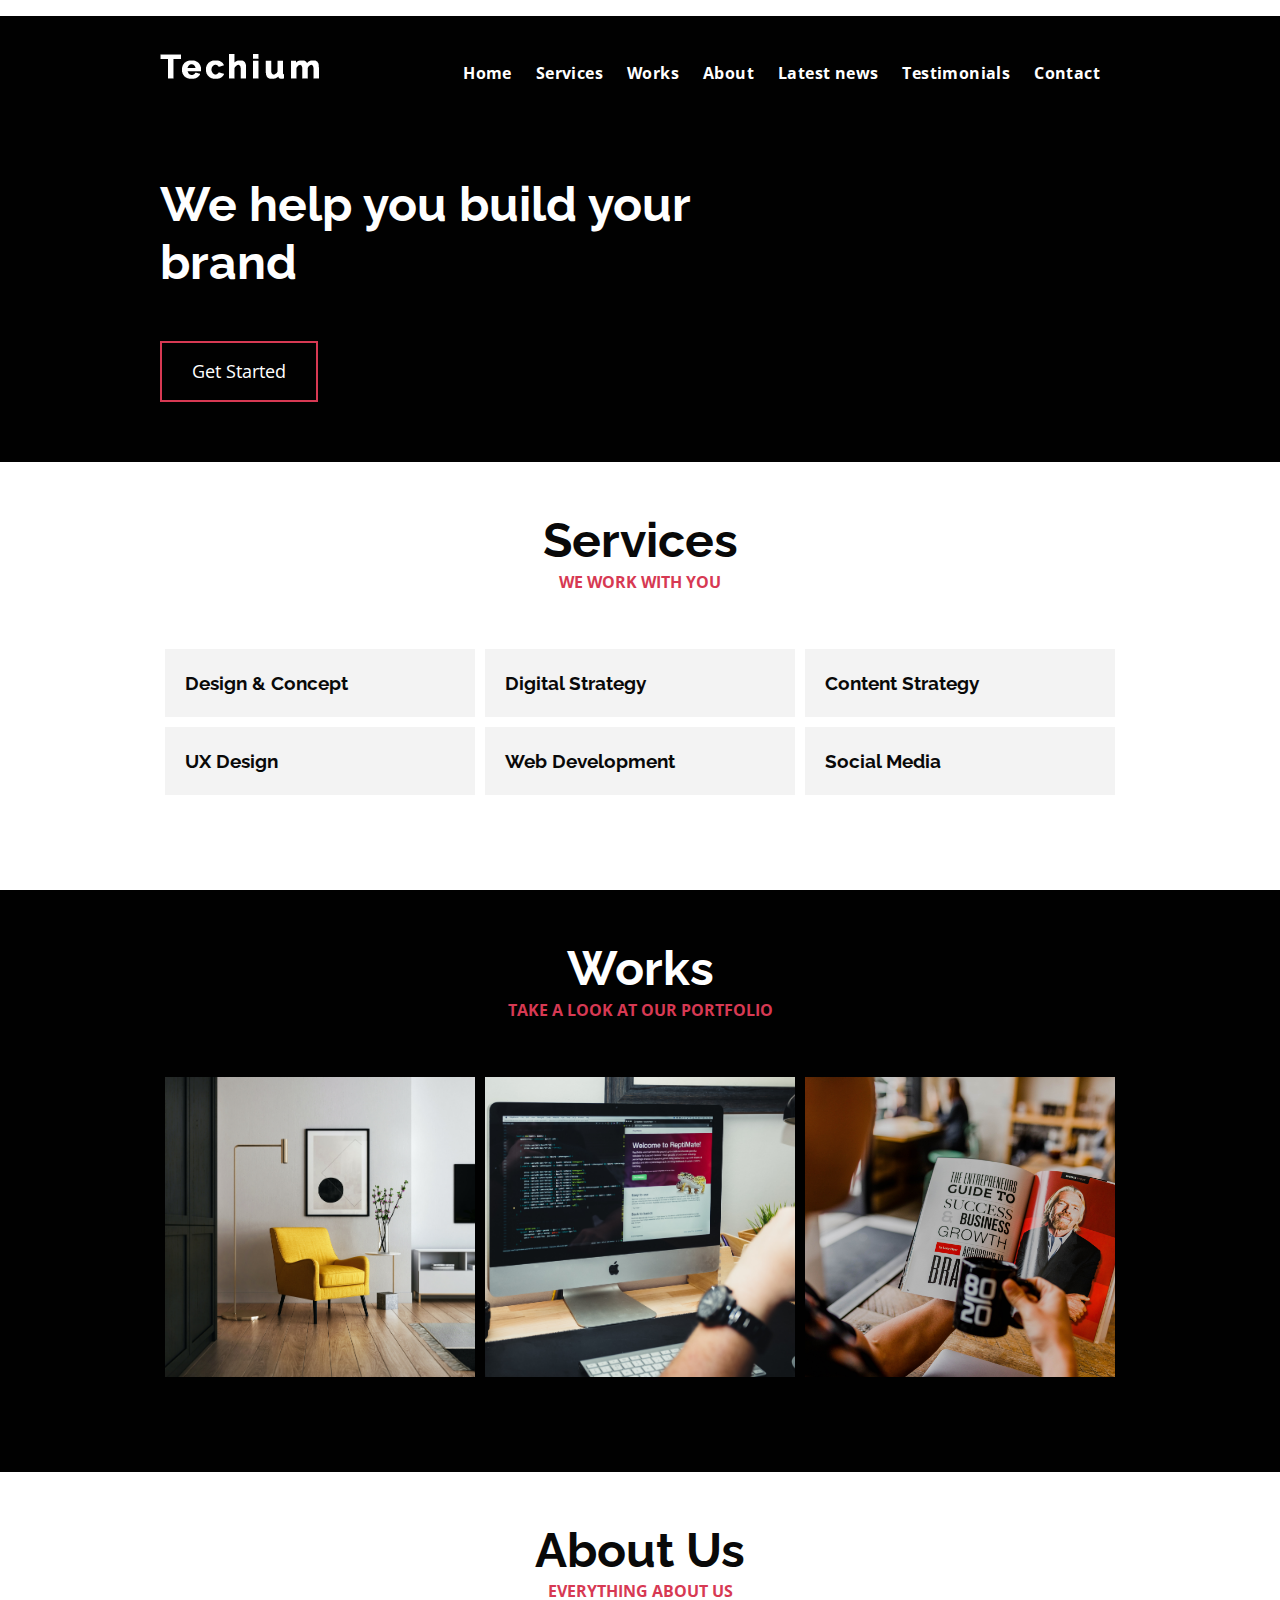
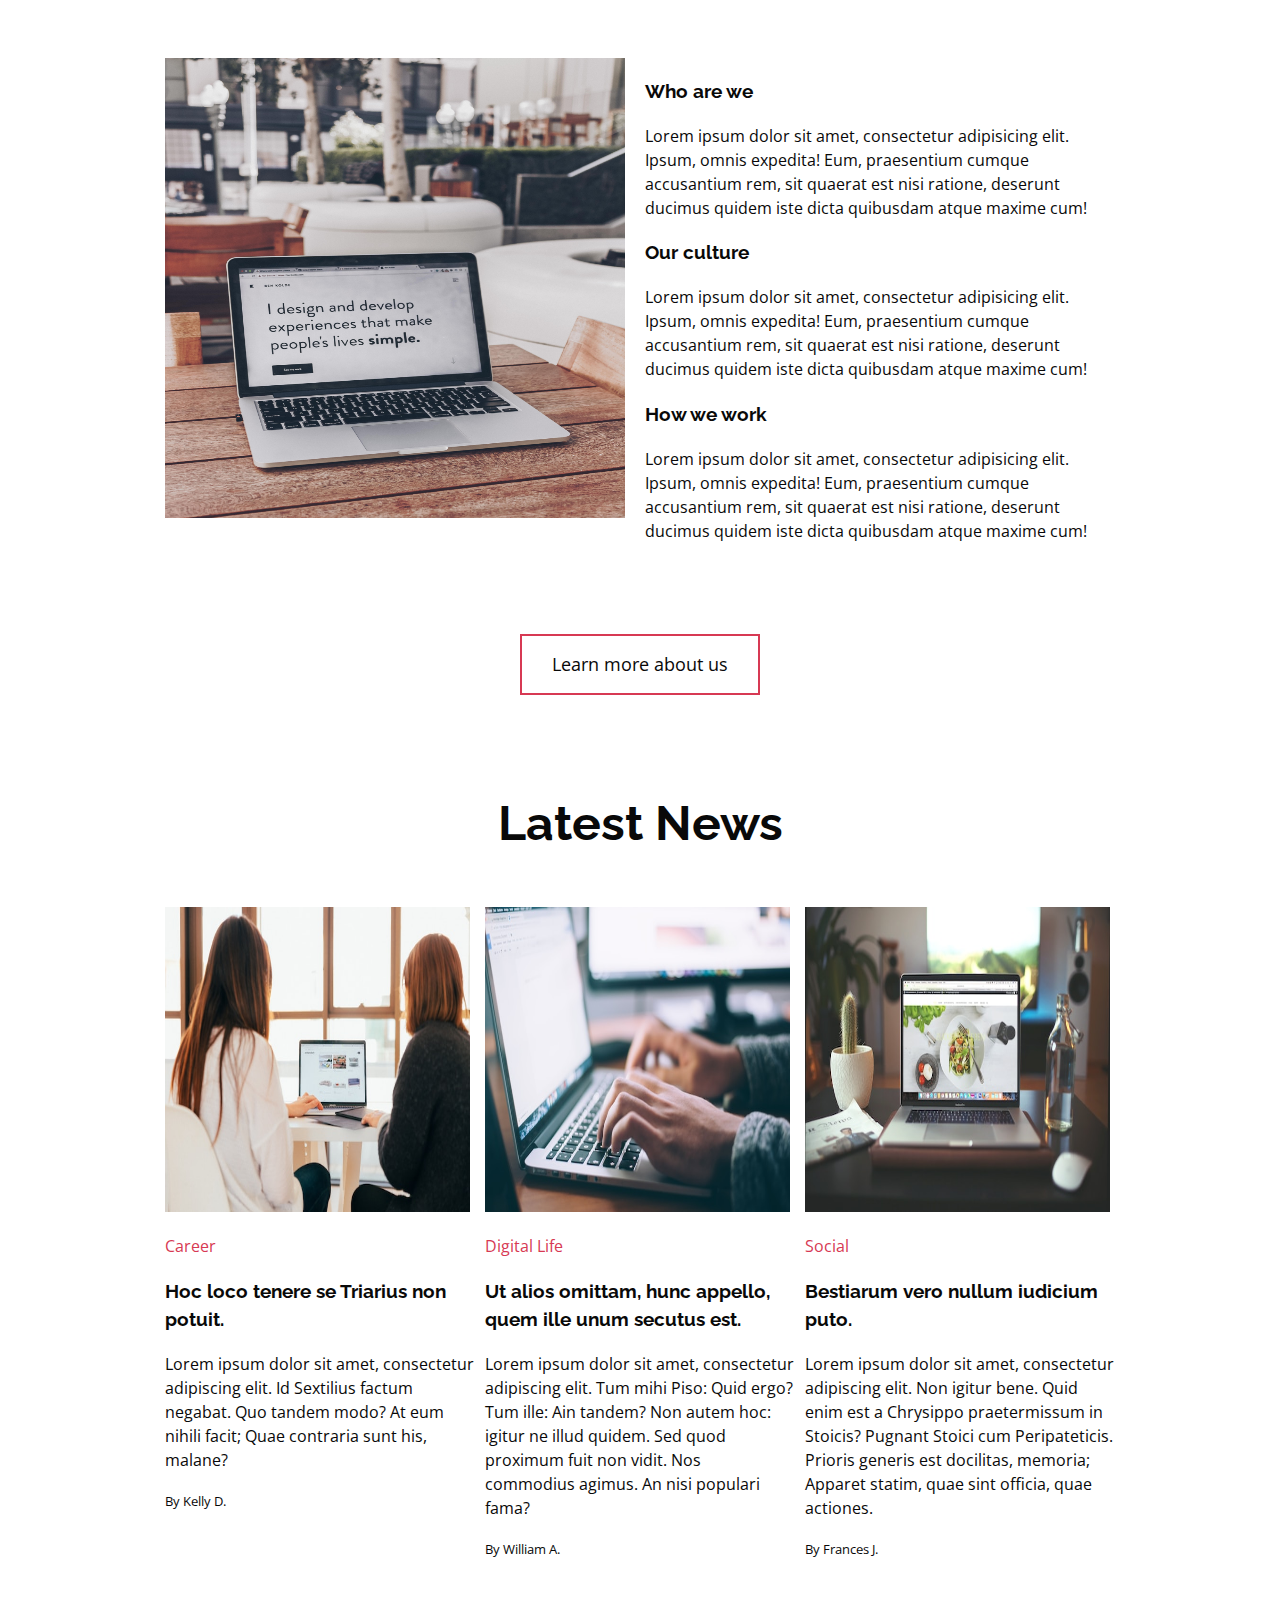
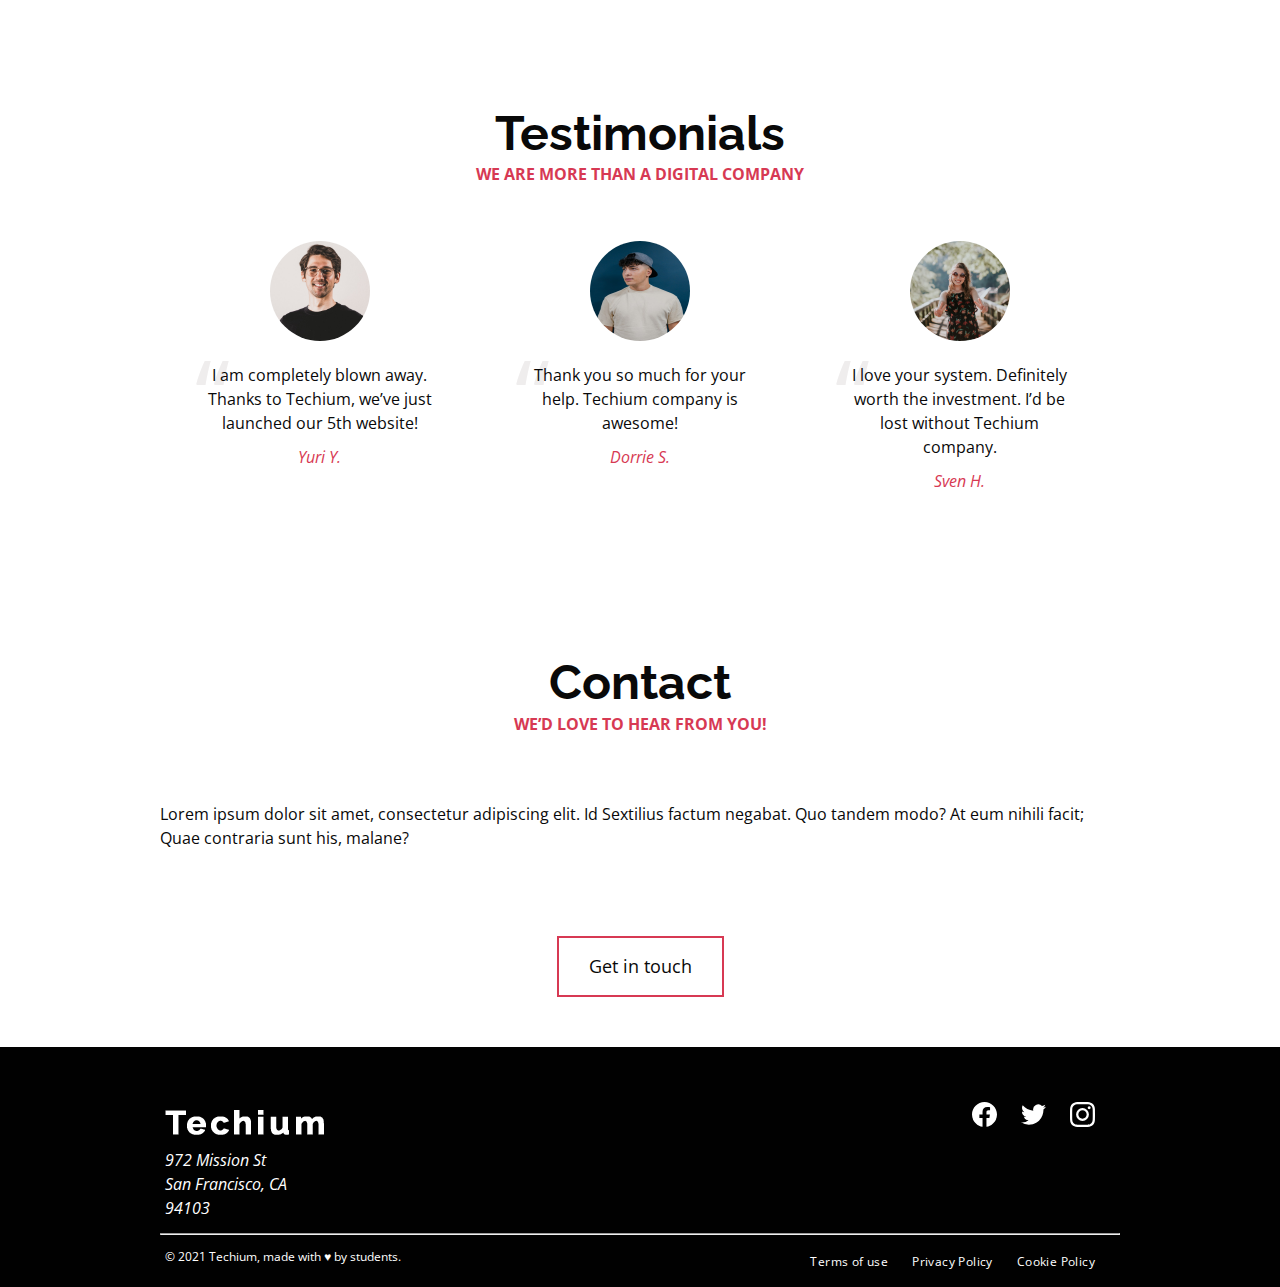
<file: flexbox/1-index.html>
<!DOCTYPE html>
<html lang="en" dir="ltr">
  <head>
    <meta charset="utf-8">
    <meta name="viewport" content="width=device-width, initial-scale=1, viewport-fit=cover">
    <title>Homepage - Techium</title>
    <meta name="description" content="Description of the page less than 150 characters">
    <link rel="icon" type="image/png" href="images/favicon.jpg">
    <link href="https://fonts.googleapis.com/css?family=Open+Sans:400,700|Raleway:700&display=swap" rel="stylesheet"></p>
    <link rel='stylesheet' href='1-styles.css'>
<p></head>
  <body>
    <!– Header –>
    <header class="header" data-section-theme="dark">
      <div class="container">
        <div class="header-logo">
          <a href="#">
            <img src="images/logo-white.png" alt="Techium logo" width="160" height="40">
          </a>
        </div>
        <nav class="navbar-menu">
          <ul class="nav">
            <li class="nav-item">
              <a href="#" class="nav-link">Home</a>
            </li>
            <li class="nav-item">
              <a href="#services" class="nav-link">Services</a>
            </li>
            <li class="nav-item">
              <a href="#works" class="nav-link">Works</a>
            </li>
            <li class="nav-item">
              <a href="#about" class="nav-link">About</a>
            </li>
            <li class="nav-item">
              <a href="#latest_news" class="nav-link">Latest news</a>
            </li>
            <li class="nav-item">
              <a href="#testimonials" class="nav-link">Testimonials</a>
            </li>
            <li class="nav-item">
              <a href="#contact" class="nav-link">Contact</a>
            </li>
          </ul>
        </nav>
      </div>
    </header>
    <!– Main –>
    <main>
      <!– Hero section –>
      <section class="section-hero" data-section-theme="dark">
        <div class="container">
          <div class="section-body">
            <section class="section-inner">
              <h2 class="section-title">We help you build your brand</h2>
              <a href="#" class="button">Get Started</a>
            </section>
          </div>
        </div>
      </section>
      <!– Services section –>
      <section  id="services" class="section" class="section-services">
        <div class="container">
          <header class="section-header">
            <h2 class="section-title">Services</h2>
            <p class="section-tagline">We work with you</p>
          </header>
          <div class="section-body">
            <ul class="row">
              <li class="col-1-3">
                <div class="card-services">
                  <h3 class="card-title"><a href="#">Design & Concept</a></h3>
                </div>
              </li>
              <li class="col-1-3">
                <div class="card-services">
                  <h3 class="card-title"><a href="#">Digital Strategy</a></h3>
                </div>
              </li>
              <li class="col-1-3">
                <div class="card-services">
                  <h3 class="card-title"><a href="#">Content Strategy</a></h3>
                </div>
              </li>
            </ul>
            <ul class="row">
              <li class="col-1-3">
                <div class="card-services">
                  <h3 class="card-title"><a href="#">UX Design</a></h3>
                </div>
              </li>
              <li class="col-1-3">
                <div class="card-services">
                  <h3 class="card-title"><a href="#">Web Development</a></h3>
                </div>
              </li>
              <li class="col-1-3">
                <div class="card-services">
                  <h3 class="card-title"><a href="#">Social Media</a></h3>
                </div>
              </li>
            </ul>
          </div>
        </div>
      </section>
      <!– Works section –>
      <section id="works" class="section" data-section-theme="dark" class="section-works">
        <div class="container">
          <header class="section-header">
            <h2 class="section-title">Works</h2>
            <p class="section-tagline">Take a look at our portfolio</p>
          </header>
          <div class="section-body">
            <ul class="row">
              <li class="col-1-3">
                <article class="card-work">
                  <div class="card-outer">
                    <div class="card-image">
                      <img src="images/pic-work-01.jpg" alt="">
                    </div>
                    <div class="card-inner">
                      <h3 class="card-title"><a href="#">Interior Design</a></h3>
                    </div>
                  </div>
                </article>
              </li>
              <li class="col-1-3">
                <article class="card-work">
                  <div class="card-outer">
                    <div class="card-image">
                      <img src="images/pic-work-02.jpg" alt="">
                    </div>
                    <div class="card-inner">
                      <h3 class="card-title"><a href="#">Web Development</a></h3>
                    </div>
                  </div>
                </article>
              </li>
              <li class="col-1-3">
                <article class="card-work">
                  <div class="card-outer">
                    <div class="card-image">
                      <img src="images/pic-work-03.jpg" alt="">
                    </div>
                    <div class="card-inner">
                      <h3 class="card-title"><a href="#">Personal Development</a></h3>
                    </div>
                  </div>
                </article>
              </li>
            </ul>
          </div>
        </div>
      </section>
      <!– About Us section –>
      <section id="about" class="section" class="section-about-us">
        <div class="container">
          <header class="section-header">
            <h2 class="section-title">About Us</h2>
            <p class="section-tagline">Everything about us</p>
          </header>
          <div class="section-body">
            <div class="row">
              <div class="col-1-2">
                <img src="images/pic-about-01.jpg" alt="" width="460" height="460">
              </div>
              <div class="col-1-2">
                <h3>Who are we</h3>
                <p>Lorem ipsum dolor sit amet, consectetur adipisicing elit. Ipsum, omnis expedita! Eum, praesentium cumque accusantium rem, sit quaerat est nisi ratione, deserunt ducimus quidem iste dicta quibusdam atque maxime cum!</p>
                <h3>Our culture</h3>
                <p>Lorem ipsum dolor sit amet, consectetur adipisicing elit. Ipsum, omnis expedita! Eum, praesentium cumque accusantium rem, sit quaerat est nisi ratione, deserunt ducimus quidem iste dicta quibusdam atque maxime cum!</p>
                <h3>How we work</h3>
                <p>Lorem ipsum dolor sit amet, consectetur adipisicing elit. Ipsum, omnis expedita! Eum, praesentium cumque accusantium rem, sit quaerat est nisi ratione, deserunt ducimus quidem iste dicta quibusdam atque maxime cum!</p>
              </div>
            </div>
          </div>
          <div class="section-footer">
            <a href="#" class="button">Learn more about us</a>
          </div>
        </div>
      </section>
      <!– Latest news section –>
      <section id="latest_news" class="section" class="section-latest-news">
        <div class="container">
          <header class="section-header">
            <h2 class="section-title">Latest News</h2>
          </header>
          <div class="section-body">
            <ul class="row">
              <li class="col-1-3">
                <article class="card-blog">
                  <div>
                    <img src="images/pic-article-01.jpg" alt="" width="305" height="305">
                  </div>
                  <p class="card-category">Career</p>
                  <h3><a href="#">Hoc loco tenere se Triarius non potuit.</a></h3>
                  <p>Lorem ipsum dolor sit amet, consectetur adipiscing elit. Id Sextilius factum negabat. Quo tandem modo? At eum nihili facit; Quae contraria sunt his, malane?</p>
                  <small>By Kelly D.</small>
                </article>
              </li>
              <li class="col-1-3">
                <article class="card-blog">
                  <div>
                    <img src="images/pic-article-02.jpg" alt="" width="305" height="305">
                  </div>
                  <p class="card-category">Digital Life</p>
                  <h3><a href="#">Ut alios omittam, hunc appello, quem ille unum secutus est.</a></h3>
                  <p>Lorem ipsum dolor sit amet, consectetur adipiscing elit. Tum mihi Piso: Quid ergo? Tum ille: Ain tandem? Non autem hoc: igitur ne illud quidem. Sed quod proximum fuit non vidit. Nos commodius agimus. An nisi populari fama?</p>
                  <small>By William A.</small>
                </article>
              </li>
              <li class="col-1-3">
                <article class="card-blog">
                  <div>
                    <img src="images/pic-article-03.jpg" alt="" width="305" height="305">
                  </div>
                  <p class="card-category">Social</p>
                  <h3><a href="#">Bestiarum vero nullum iudicium puto.</a></h3>
                  <p>Lorem ipsum dolor sit amet, consectetur adipiscing elit. Non igitur bene. Quid enim est a Chrysippo praetermissum in Stoicis? Pugnant Stoici cum Peripateticis. Prioris generis est docilitas, memoria; Apparet statim, quae sint officia, quae actiones.</p>
                  <small>By Frances J.</small>
                </article>
              </li>
            </ul>
          </div>
        </div>
      </section>
      <!– Testimonials section –>
      <section id="testimonial" class="section" class="section-testimonial">
        <div class="container">
          <header class="section-header">
            <h2 class="section-title">Testimonials</h2>
            <p class="section-tagline">We are more than a digital company</p>
          </header>
          <div class="section-body">
            <ul class="row">
              <li class="col-1-3">
                <article class="card-testimonial">
                  <img src="images/pic-person-01.jpg" alt="Yuri Y. avatar" width="100" height="100" class="card-avatar">
                  <blockquote class="card-quote">
                    <p>I am completely blown away. Thanks to Techium, we’ve just launched our 5th website!
                      <cite>Yuri Y.</cite>
                    </p>
                  </blockquote>
                </article>
              </li>
              <li class="col-1-3">
                <article class="card-testimonial">
                  <img src="images/pic-person-02.jpg" alt="Dorrie S. avatar" width="100" height="100" class="card-avatar">
                  <blockquote class="card-quote">
                    <p>Thank you so much for your help. Techium company is awesome!
                      <cite>Dorrie S.</cite>
                    </p>
                  </blockquote>
                </article>
              </li>
              <li class="col-1-3">
                <article class="card-testimonial">
                  <img src="images/pic-person-03.jpg" alt="Sven H. avatar" width="100" height="100" class="card-avatar">
                  <blockquote class="card-quote">
                    <p>I love your system. Definitely worth the investment. I’d be lost without Techium company.
                      <cite>Sven H.</cite>
                    </p>
                  </blockquote>
                </article>
              </li>
            </ul>
          </div>
        </div>
      </section>
      <!– Contact section –>
      <section id="contact" class="section" class="section-contact">
        <div class="container">
          <header class="section-header">
            <h2 class="section-title">Contact</h2>
            <p class="section-tagline">We’d love to hear from you!</p>
          </header>
          <div class="section-body">
            <p>Lorem ipsum dolor sit amet, consectetur adipiscing elit. Id Sextilius factum negabat. Quo tandem modo? At eum nihili facit; Quae contraria sunt his, malane?</p>
          </div>
          <div class="section-footer">
            <a href="#" class="button">Get in touch</a>
          </div>
        </div>
      </section>
    </main>
    <!– Footer –>
    <footer class="footer" data-section-theme="dark">
      <div  class="container">
        <div class="row">
          <div class="col-1-2">
            <img src="images/logo-white.png" alt="Techium logo" width="160" height="40">
            <address class="footer-address">
              972 Mission St<br>
              San Francisco, CA<br>
              94103
            </address>
          </div>
          <div class="col-1-2">
            <ul class="social nav">
              <li class="social-item nav-item">
                <a href="https://www.facebook.com" class="social-link">
                  <svg viewbox="0 0 24 24" xmlns="http://www.w3.org/2000/svg" width="25" height="25">
                    <title>
                      Facebook icon
                    </title>
                    <path d="M23.998 12c0-6.628-5.372-12-11.999-12C5.372 0 0 5.372 0 12c0 5.988 4.388 10.952 10.124 11.852v-8.384H7.078v-3.469h3.046V9.356c0-3.008 1.792-4.669 4.532-4.669 1.313 0 2.686.234 2.686.234v2.953H15.83c-1.49 0-1.955.925-1.955 1.874V12h3.328l-.532 3.469h-2.796v8.384c5.736-.9 10.124-5.864 10.124-11.853z"/>
                  </svg>
                </a>
              </li>
              <li class="social-item nav-item">
                <a href="https://twitter.com" class="social-link">
                  <svg viewbox="0 0 24 24" xmlns="http://www.w3.org/2000/svg" width="25" height="25">
                    <title>
                      Twitter icon
                    </title>
                    <path d="M23.954 4.569a10 10 0 0 1-2.825.775 4.958 4.958 0 0 0 2.163-2.723c-.951.555-2.005.959-3.127 1.184a4.92 4.92 0 0 0-8.384 4.482C7.691 8.094 4.066 6.13 1.64 3.161a4.822 4.822 0 0 0-.666 2.475c0 1.71.87 3.213 2.188 4.096a4.904 4.904 0 0 1-2.228-.616v.061a4.923 4.923 0 0 0 3.946 4.827 4.996 4.996 0 0 1-2.212.085 4.937 4.937 0 0 0 4.604 3.417 9.868 9.868 0 0 1-6.102 2.105c-.39 0-.779-.023-1.17-.067a13.995 13.995 0 0 0 7.557 2.209c9.054 0 13.999-7.496 13.999-13.986 0-.209 0-.42-.015-.63a9.936 9.936 0 0 0 2.46-2.548l-.047-.02z"/>
                  </svg>
                </a>
              </li>
              <li class="social-item nav-item">
                <a href="https://www.instagram.com" class="social-link">
                  <svg viewbox="0 0 24 24" xmlns="http://www.w3.org/2000/svg" width="25" height="25">
                    <title>
                      Instagram icon
                    </title>
                    <path d="M12 0C8.74 0 8.333.015 7.053.072 5.775.132 4.905.333 4.14.63c-.789.306-1.459.717-2.126 1.384S.935 3.35.63 4.14C.333 4.905.131 5.775.072 7.053.012 8.333 0 8.74 0 12s.015 3.667.072 4.947c.06 1.277.261 2.148.558 2.913a5.885 5.885 0 0 0 1.384 2.126A5.868 5.868 0 0 0 4.14 23.37c.766.296 1.636.499 2.913.558C8.333 23.988 8.74 24 12 24s3.667-.015 4.947-.072c1.277-.06 2.148-.262 2.913-.558a5.898 5.898 0 0 0 2.126-1.384 5.86 5.86 0 0 0 1.384-2.126c.296-.765.499-1.636.558-2.913.06-1.28.072-1.687.072-4.947s-.015-3.667-.072-4.947c-.06-1.277-.262-2.149-.558-2.913a5.89 5.89 0 0 0-1.384-2.126A5.847 5.847 0 0 0 19.86.63c-.765-.297-1.636-.499-2.913-.558C15.667.012 15.26 0 12 0zm0 2.16c3.203 0 3.585.016 4.85.071 1.17.055 1.805.249 2.227.415.562.217.96.477 1.382.896.419.42.679.819.896 1.381.164.422.36 1.057.413 2.227.057 1.266.07 1.646.07 4.85s-.015 3.585-.074 4.85c-.061 1.17-.256 1.805-.421 2.227a3.81 3.81 0 0 1-.899 1.382 3.744 3.744 0 0 1-1.38.896c-.42.164-1.065.36-2.235.413-1.274.057-1.649.07-4.859.07-3.211 0-3.586-.015-4.859-.074-1.171-.061-1.816-.256-2.236-.421a3.716 3.716 0 0 1-1.379-.899 3.644 3.644 0 0 1-.9-1.38c-.165-.42-.359-1.065-.42-2.235-.045-1.26-.061-1.649-.061-4.844 0-3.196.016-3.586.061-4.861.061-1.17.255-1.814.42-2.234.21-.57.479-.96.9-1.381.419-.419.81-.689 1.379-.898.42-.166 1.051-.361 2.221-.421 1.275-.045 1.65-.06 4.859-.06l.045.03zm0 3.678a6.162 6.162 0 1 0 0 12.324 6.162 6.162 0 1 0 0-12.324zM12 16c-2.21 0-4-1.79-4-4s1.79-4 4-4 4 1.79 4 4-1.79 4-4 4zm7.846-10.405a1.441 1.441 0 0 1-2.88 0 1.44 1.44 0 0 1 2.88 0z"/>
                  </svg>
                </a>
              </li>
            </ul>
          </div>
        </div>
        <hr>
        <div class="row">
          <div class="col-1-2">
            <p class="footer-copyright">© 2021 Techium, made with ♥ by students.</p>
          </div>
          <div class="col-1-2">
            <ul class="footer-nav nav">
              <li class="footer-nav-item nav-item">
                <a href="#" class="footer-nav-link">Terms of use</a>
              </li>
              <li class="footer-nav-item nav-item">
                <a href="#" class="footer-nav-link">Privacy Policy</a>
              </li>
              <li class="footer-nav-item nav-item">
                <a href="#" class="footer-nav-link">Cookie Policy</a>
              </li>
            </ul>
          </div>
        </div>
      </div>
    </footer>
  </body>
</html>
</file>
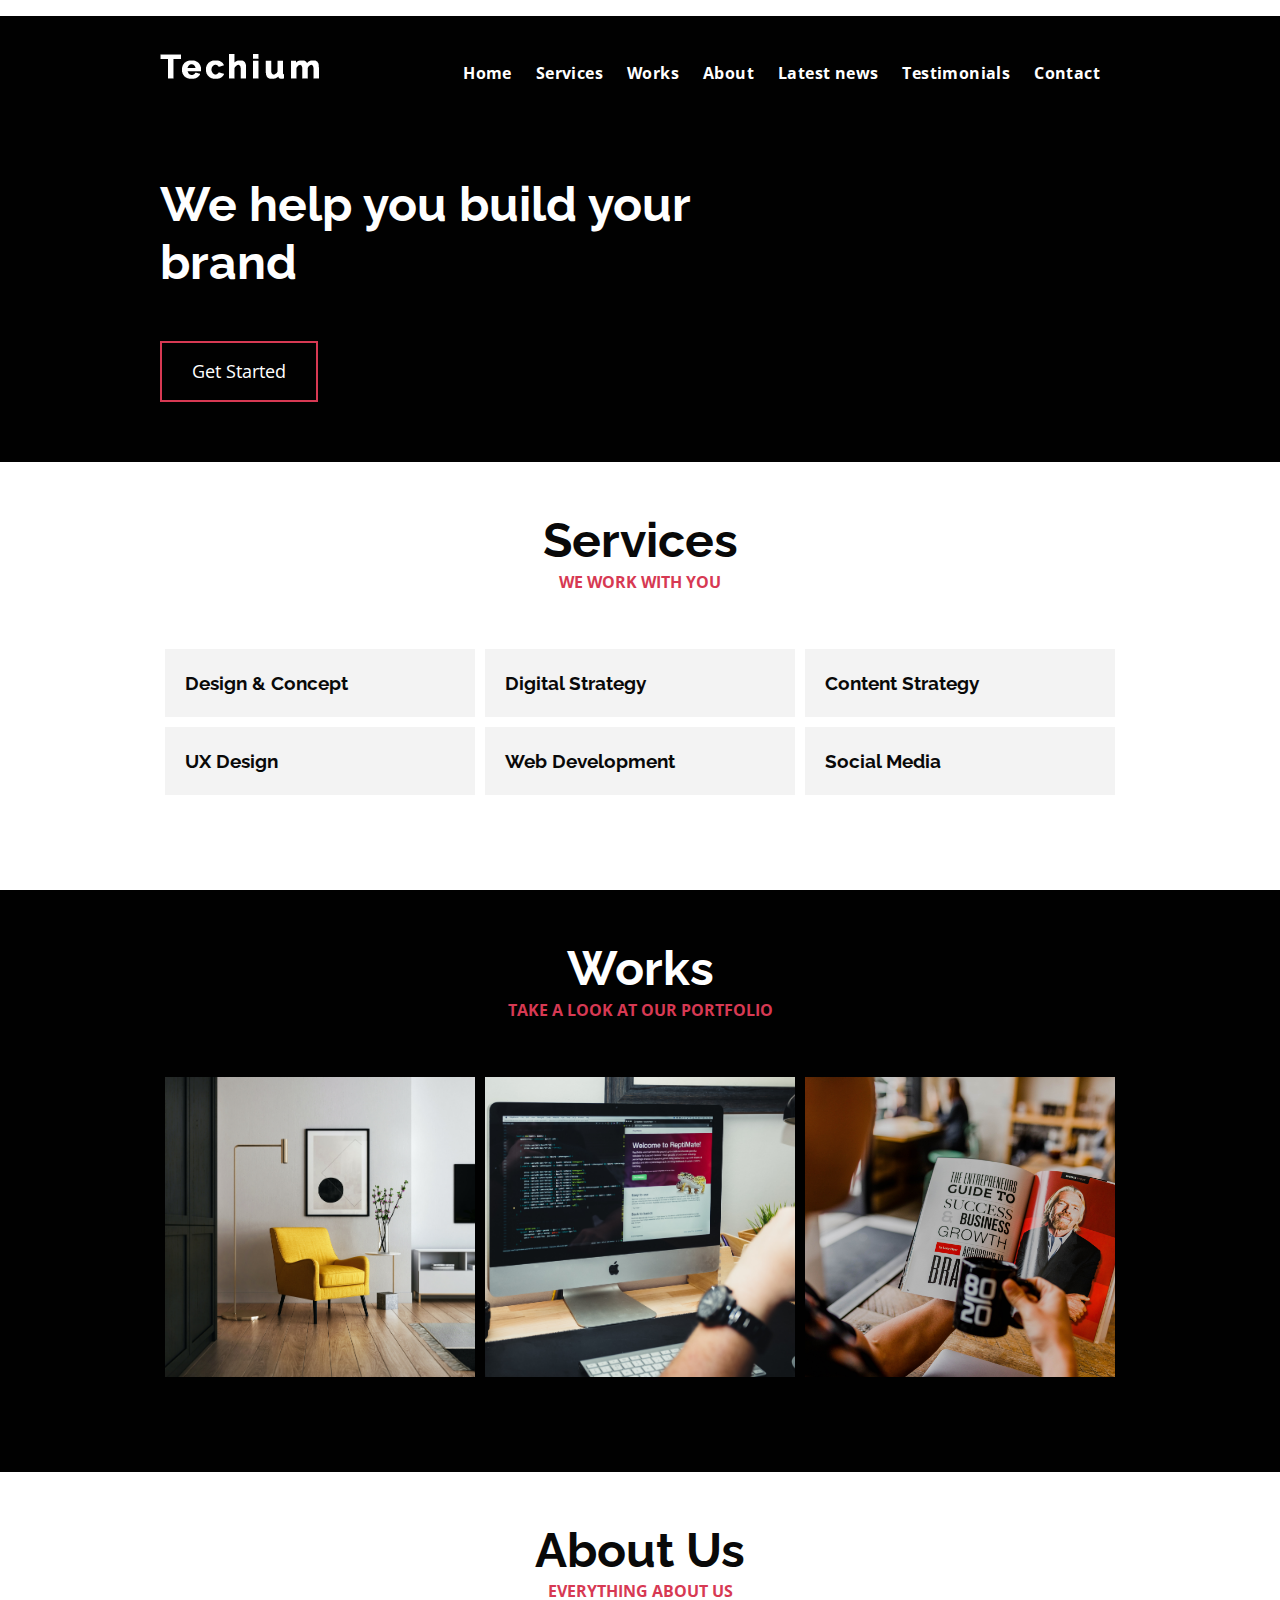
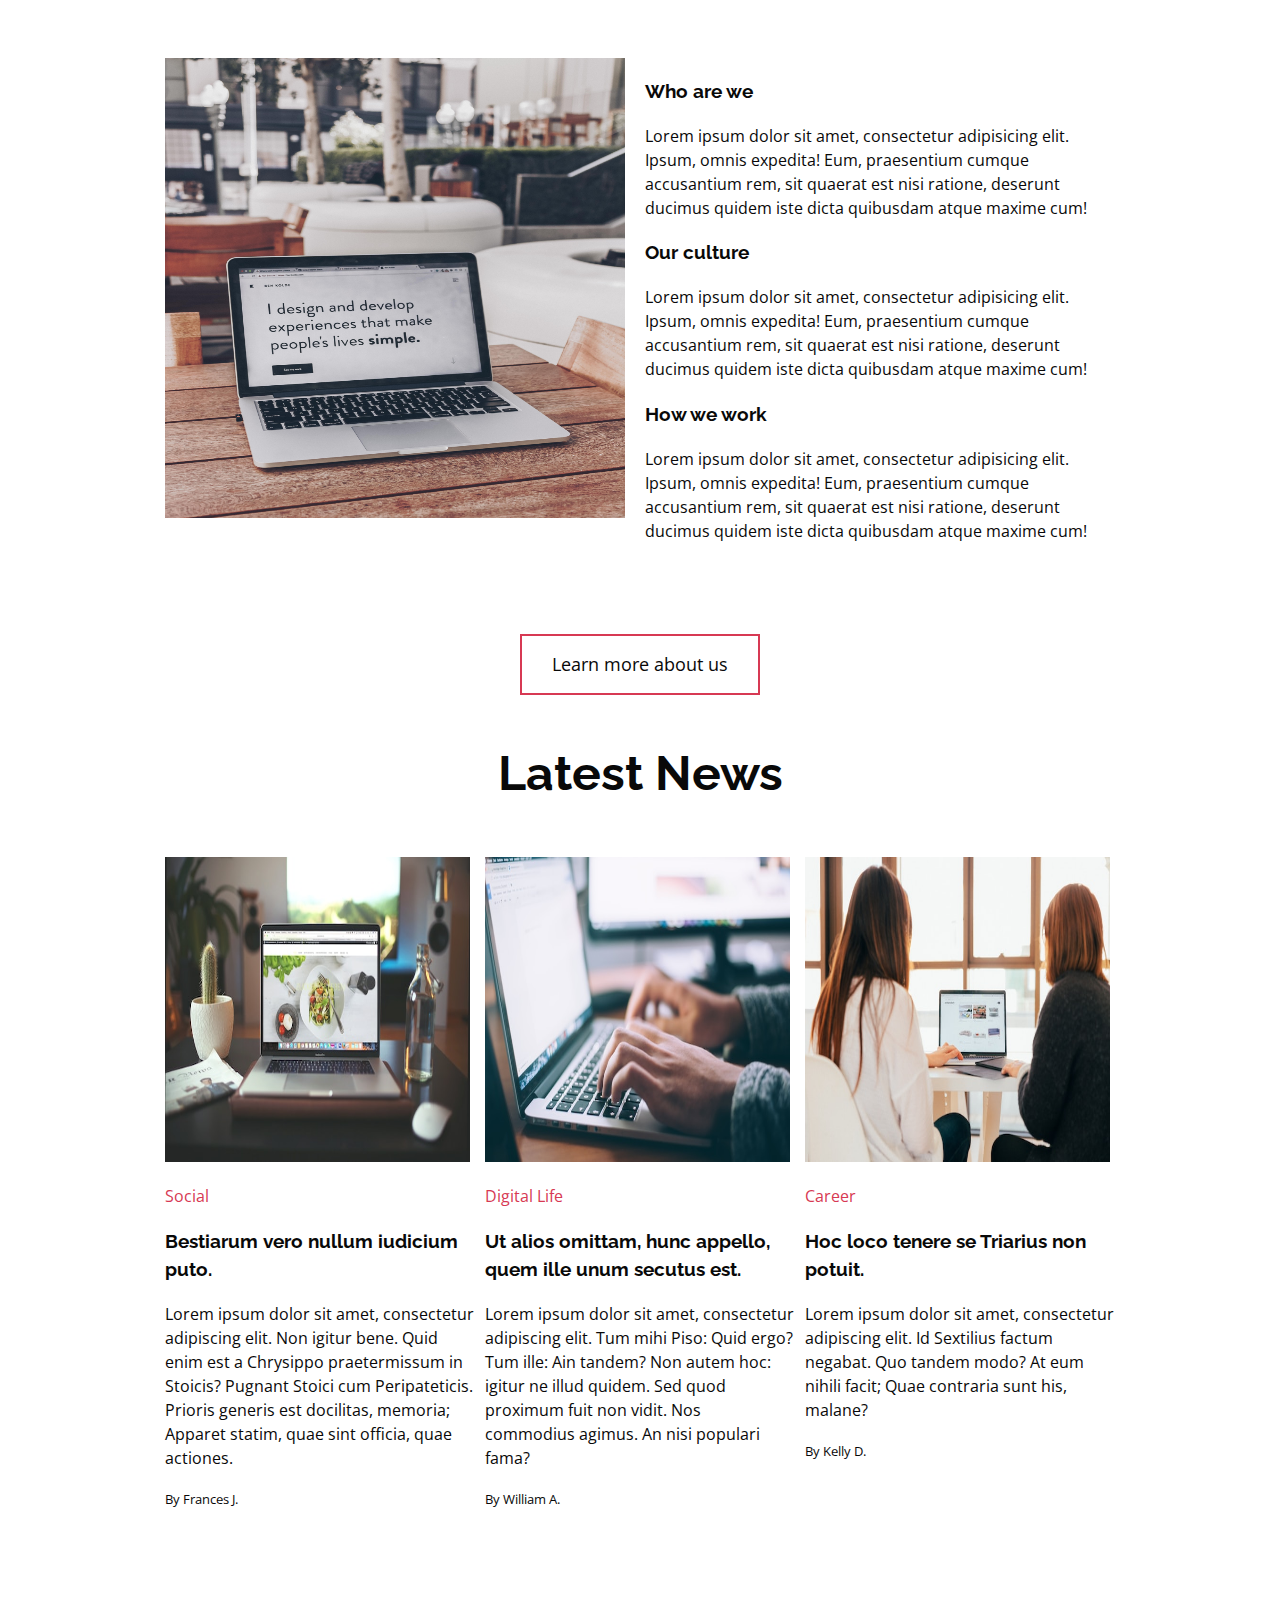
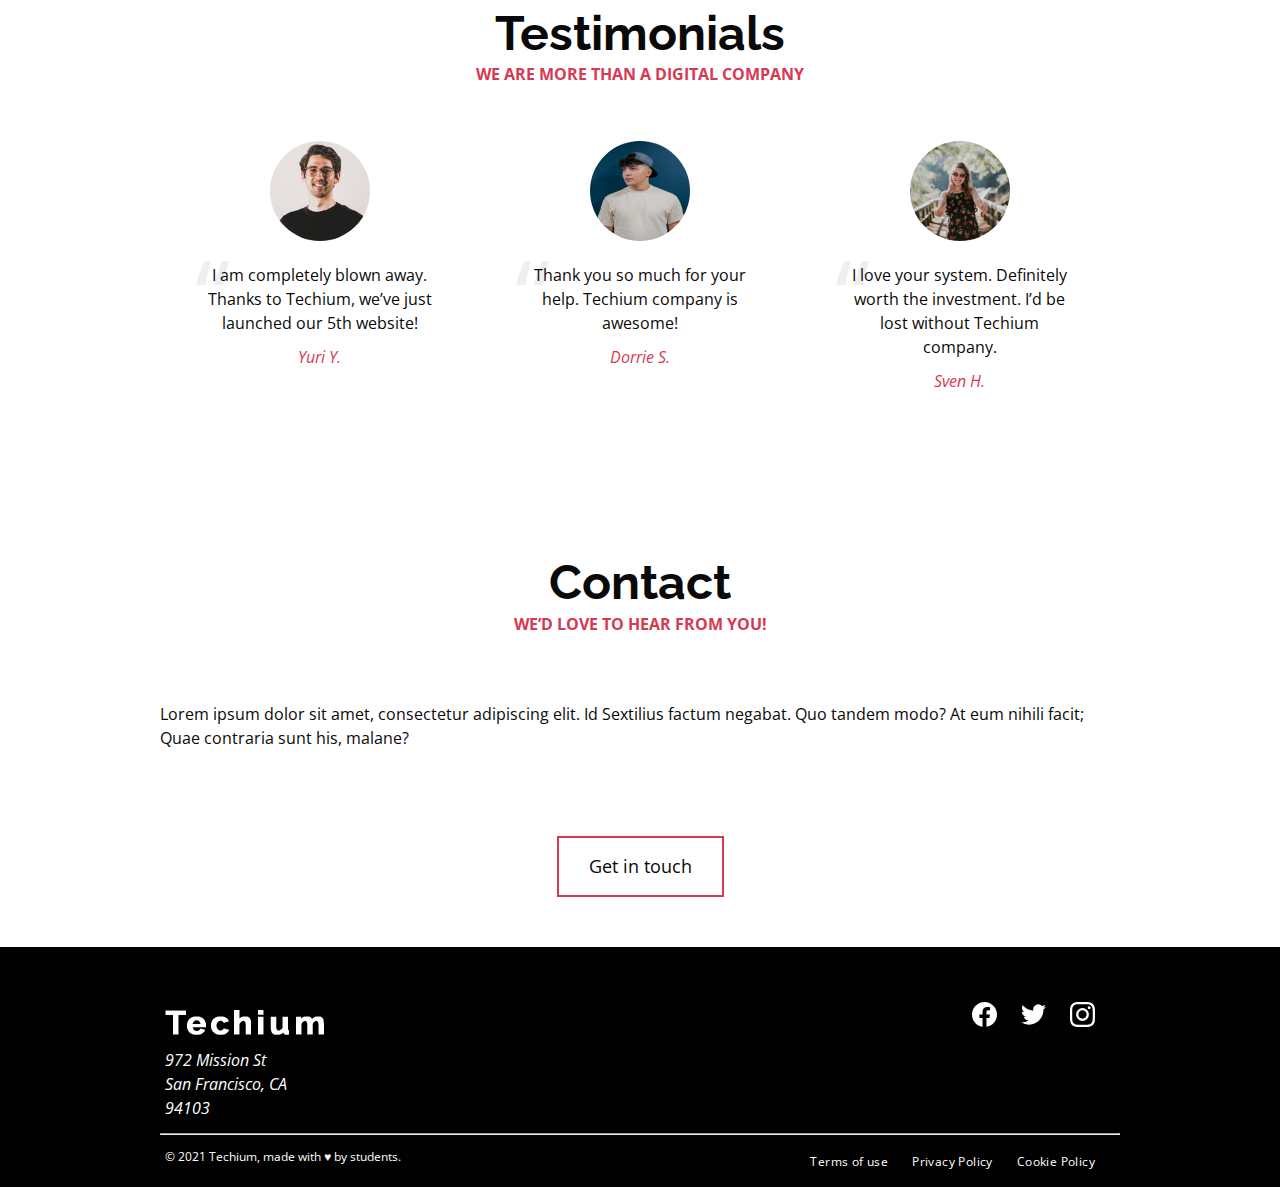
<file: flexbox/2-index.html>
<!DOCTYPE html>
<html lang="en" dir="ltr">
  <head>
    <meta charset="utf-8">
    <meta name="viewport" content="width=device-width, initial-scale=1, viewport-fit=cover">
    <title>Homepage - Techium</title>
    <meta name="description" content="Description of the page less than 150 characters">
    <link rel="icon" type="image/png" href="images/favicon.jpg">
    <link href="https://fonts.googleapis.com/css?family=Open+Sans:400,700|Raleway:700&display=swap" rel="stylesheet"></p>
    <link rel='stylesheet' href='2-styles.css'>
<p></head>
  <body>
    <!– Header –>
    <header class="header" data-section-theme="dark">
      <div class="container">
        <div class="header-logo">
          <a href="#">
            <img src="images/logo-white.png" alt="Techium logo" width="160" height="40">
          </a>
        </div>
        <nav class="navbar-menu">
          <ul class="nav">
            <li class="nav-item">
              <a href="#" class="nav-link">Home</a>
            </li>
            <li class="nav-item">
              <a href="#services" class="nav-link">Services</a>
            </li>
            <li class="nav-item">
              <a href="#works" class="nav-link">Works</a>
            </li>
            <li class="nav-item">
              <a href="#about" class="nav-link">About</a>
            </li>
            <li class="nav-item">
              <a href="#latest_news" class="nav-link">Latest news</a>
            </li>
            <li class="nav-item">
              <a href="#testimonials" class="nav-link">Testimonials</a>
            </li>
            <li class="nav-item">
              <a href="#contact" class="nav-link">Contact</a>
            </li>
          </ul>
        </nav>
      </div>
    </header>
    <!– Main –>
    <main>
      <!– Hero section –>
      <section class="section-hero" data-section-theme="dark">
        <div class="container">
          <div class="section-body">
            <section class="section-inner">
              <h2 class="section-title">We help you build your brand</h2>
              <a href="#" class="button">Get Started</a>
            </section>
          </div>
        </div>
      </section>
      <!– Services section –>
      <section  id="services" class="section" class="section-services">
        <div class="container">
          <header class="section-header">
            <h2 class="section-title">Services</h2>
            <p class="section-tagline">We work with you</p>
          </header>
          <div class="section-body">
            <ul class="row">
              <li class="col-1-3">
                <div class="card-services">
                  <h3 class="card-title"><a href="#">Design & Concept</a></h3>
                </div>
              </li>
              <li class="col-1-3">
                <div class="card-services">
                  <h3 class="card-title"><a href="#">Digital Strategy</a></h3>
                </div>
              </li>
              <li class="col-1-3">
                <div class="card-services">
                  <h3 class="card-title"><a href="#">Content Strategy</a></h3>
                </div>
              </li>
            </ul>
            <ul class="row">
              <li class="col-1-3">
                <div class="card-services">
                  <h3 class="card-title"><a href="#">UX Design</a></h3>
                </div>
              </li>
              <li class="col-1-3">
                <div class="card-services">
                  <h3 class="card-title"><a href="#">Web Development</a></h3>
                </div>
              </li>
              <li class="col-1-3">
                <div class="card-services">
                  <h3 class="card-title"><a href="#">Social Media</a></h3>
                </div>
              </li>
            </ul>
          </div>
        </div>
      </section>
      <!– Works section –>
      <section id="works" class="section" data-section-theme="dark" class="section-works">
        <div class="container">
          <header class="section-header">
            <h2 class="section-title">Works</h2>
            <p class="section-tagline">Take a look at our portfolio</p>
          </header>
          <div class="section-body">
            <ul class="row">
              <li class="col-1-3">
                <article class="card-work">
                  <div class="card-outer">
                    <div class="card-image">
                      <img src="images/pic-work-01.jpg" alt="">
                    </div>
                    <div class="card-inner">
                      <h3 class="card-title"><a href="#">Interior Design</a></h3>
                    </div>
                  </div>
                </article>
              </li>
              <li class="col-1-3">
                <article class="card-work">
                  <div class="card-outer">
                    <div class="card-image">
                      <img src="images/pic-work-02.jpg" alt="">
                    </div>
                    <div class="card-inner">
                      <h3 class="card-title"><a href="#">Web Development</a></h3>
                    </div>
                  </div>
                </article>
              </li>
              <li class="col-1-3">
                <article class="card-work">
                  <div class="card-outer">
                    <div class="card-image">
                      <img src="images/pic-work-03.jpg" alt="">
                    </div>
                    <div class="card-inner">
                      <h3 class="card-title"><a href="#">Personal Development</a></h3>
                    </div>
                  </div>
                </article>
              </li>
            </ul>
          </div>
        </div>
      </section>
      <!– About Us section –>
      <section id="about" class="section" class="section-about-us">
        <div class="container">
          <header class="section-header">
            <h2 class="section-title">About Us</h2>
            <p class="section-tagline">Everything about us</p>
          </header>
          <div class="section-body">
            <div class="row">
              <div class="col-1-2">
                <img src="images/pic-about-01.jpg" alt="" width="460" height="460">
              </div>
              <div class="col-1-2">
                <h3>Who are we</h3>
                <p>Lorem ipsum dolor sit amet, consectetur adipisicing elit. Ipsum, omnis expedita! Eum, praesentium cumque accusantium rem, sit quaerat est nisi ratione, deserunt ducimus quidem iste dicta quibusdam atque maxime cum!</p>
                <h3>Our culture</h3>
                <p>Lorem ipsum dolor sit amet, consectetur adipisicing elit. Ipsum, omnis expedita! Eum, praesentium cumque accusantium rem, sit quaerat est nisi ratione, deserunt ducimus quidem iste dicta quibusdam atque maxime cum!</p>
                <h3>How we work</h3>
                <p>Lorem ipsum dolor sit amet, consectetur adipisicing elit. Ipsum, omnis expedita! Eum, praesentium cumque accusantium rem, sit quaerat est nisi ratione, deserunt ducimus quidem iste dicta quibusdam atque maxime cum!</p>
              </div>
            </div>
          </div>
          <div class="section-footer">
            <a href="#" class="button">Learn more about us</a>
          </div>
        </div>
      </section>
      <!– Latest news section –>
      <section id="latest_news" class="section-latest-news">
        <div class="container">
          <header class="section-header">
            <h2 class="section-title">Latest News</h2>
          </header>
          <div class="section-body">
            <ul class="row">
              <li class="col-1-3">
                <article class="card-blog">
                  <div>
                    <img src="images/pic-article-01.jpg" alt="" width="305" height="305">
                  </div>
                  <p class="card-category">Career</p>
                  <h3><a href="#">Hoc loco tenere se Triarius non potuit.</a></h3>
                  <p>Lorem ipsum dolor sit amet, consectetur adipiscing elit. Id Sextilius factum negabat. Quo tandem modo? At eum nihili facit; Quae contraria sunt his, malane?</p>
                  <small>By Kelly D.</small>
                </article>
              </li>
              <li class="col-1-3">
                <article class="card-blog">
                  <div>
                    <img src="images/pic-article-02.jpg" alt="" width="305" height="305">
                  </div>
                  <p class="card-category">Digital Life</p>
                  <h3><a href="#">Ut alios omittam, hunc appello, quem ille unum secutus est.</a></h3>
                  <p>Lorem ipsum dolor sit amet, consectetur adipiscing elit. Tum mihi Piso: Quid ergo? Tum ille: Ain tandem? Non autem hoc: igitur ne illud quidem. Sed quod proximum fuit non vidit. Nos commodius agimus. An nisi populari fama?</p>
                  <small>By William A.</small>
                </article>
              </li>
              <li class="col-1-3">
                <article class="card-blog">
                  <div>
                    <img src="images/pic-article-03.jpg" alt="" width="305" height="305">
                  </div>
                  <p class="card-category">Social</p>
                  <h3><a href="#">Bestiarum vero nullum iudicium puto.</a></h3>
                  <p>Lorem ipsum dolor sit amet, consectetur adipiscing elit. Non igitur bene. Quid enim est a Chrysippo praetermissum in Stoicis? Pugnant Stoici cum Peripateticis. Prioris generis est docilitas, memoria; Apparet statim, quae sint officia, quae actiones.</p>
                  <small>By Frances J.</small>
                </article>
              </li>
            </ul>
          </div>
        </div>
      </section>
      <!– Testimonials section –>
      <section id="testimonial" class="section" class="section-testimonial">
        <div class="container">
          <header class="section-header">
            <h2 class="section-title">Testimonials</h2>
            <p class="section-tagline">We are more than a digital company</p>
          </header>
          <div class="section-body">
            <ul class="row">
              <li class="col-1-3">
                <article class="card-testimonial">
                  <img src="images/pic-person-01.jpg" alt="Yuri Y. avatar" width="100" height="100" class="card-avatar">
                  <blockquote class="card-quote">
                    <p>I am completely blown away. Thanks to Techium, we’ve just launched our 5th website!
                      <cite>Yuri Y.</cite>
                    </p>
                  </blockquote>
                </article>
              </li>
              <li class="col-1-3">
                <article class="card-testimonial">
                  <img src="images/pic-person-02.jpg" alt="Dorrie S. avatar" width="100" height="100" class="card-avatar">
                  <blockquote class="card-quote">
                    <p>Thank you so much for your help. Techium company is awesome!
                      <cite>Dorrie S.</cite>
                    </p>
                  </blockquote>
                </article>
              </li>
              <li class="col-1-3">
                <article class="card-testimonial">
                  <img src="images/pic-person-03.jpg" alt="Sven H. avatar" width="100" height="100" class="card-avatar">
                  <blockquote class="card-quote">
                    <p>I love your system. Definitely worth the investment. I’d be lost without Techium company.
                      <cite>Sven H.</cite>
                    </p>
                  </blockquote>
                </article>
              </li>
            </ul>
          </div>
        </div>
      </section>
      <!– Contact section –>
      <section id="contact" class="section" class="section-contact">
        <div class="container">
          <header class="section-header">
            <h2 class="section-title">Contact</h2>
            <p class="section-tagline">We’d love to hear from you!</p>
          </header>
          <div class="section-body">
            <p>Lorem ipsum dolor sit amet, consectetur adipiscing elit. Id Sextilius factum negabat. Quo tandem modo? At eum nihili facit; Quae contraria sunt his, malane?</p>
          </div>
          <div class="section-footer">
            <a href="#" class="button">Get in touch</a>
          </div>
        </div>
      </section>
    </main>
    <!– Footer –>
    <footer class="footer" data-section-theme="dark">
      <div  class="container">
        <div class="row">
          <div class="col-1-2">
            <img src="images/logo-white.png" alt="Techium logo" width="160" height="40">
            <address class="footer-address">
              972 Mission St<br>
              San Francisco, CA<br>
              94103
            </address>
          </div>
          <div class="col-1-2">
            <ul class="social nav">
              <li class="social-item nav-item">
                <a href="https://www.facebook.com" class="social-link">
                  <svg viewbox="0 0 24 24" xmlns="http://www.w3.org/2000/svg" width="25" height="25">
                    <title>
                      Facebook icon
                    </title>
                    <path d="M23.998 12c0-6.628-5.372-12-11.999-12C5.372 0 0 5.372 0 12c0 5.988 4.388 10.952 10.124 11.852v-8.384H7.078v-3.469h3.046V9.356c0-3.008 1.792-4.669 4.532-4.669 1.313 0 2.686.234 2.686.234v2.953H15.83c-1.49 0-1.955.925-1.955 1.874V12h3.328l-.532 3.469h-2.796v8.384c5.736-.9 10.124-5.864 10.124-11.853z"/>
                  </svg>
                </a>
              </li>
              <li class="social-item nav-item">
                <a href="https://twitter.com" class="social-link">
                  <svg viewbox="0 0 24 24" xmlns="http://www.w3.org/2000/svg" width="25" height="25">
                    <title>
                      Twitter icon
                    </title>
                    <path d="M23.954 4.569a10 10 0 0 1-2.825.775 4.958 4.958 0 0 0 2.163-2.723c-.951.555-2.005.959-3.127 1.184a4.92 4.92 0 0 0-8.384 4.482C7.691 8.094 4.066 6.13 1.64 3.161a4.822 4.822 0 0 0-.666 2.475c0 1.71.87 3.213 2.188 4.096a4.904 4.904 0 0 1-2.228-.616v.061a4.923 4.923 0 0 0 3.946 4.827 4.996 4.996 0 0 1-2.212.085 4.937 4.937 0 0 0 4.604 3.417 9.868 9.868 0 0 1-6.102 2.105c-.39 0-.779-.023-1.17-.067a13.995 13.995 0 0 0 7.557 2.209c9.054 0 13.999-7.496 13.999-13.986 0-.209 0-.42-.015-.63a9.936 9.936 0 0 0 2.46-2.548l-.047-.02z"/>
                  </svg>
                </a>
              </li>
              <li class="social-item nav-item">
                <a href="https://www.instagram.com" class="social-link">
                  <svg viewbox="0 0 24 24" xmlns="http://www.w3.org/2000/svg" width="25" height="25">
                    <title>
                      Instagram icon
                    </title>
                    <path d="M12 0C8.74 0 8.333.015 7.053.072 5.775.132 4.905.333 4.14.63c-.789.306-1.459.717-2.126 1.384S.935 3.35.63 4.14C.333 4.905.131 5.775.072 7.053.012 8.333 0 8.74 0 12s.015 3.667.072 4.947c.06 1.277.261 2.148.558 2.913a5.885 5.885 0 0 0 1.384 2.126A5.868 5.868 0 0 0 4.14 23.37c.766.296 1.636.499 2.913.558C8.333 23.988 8.74 24 12 24s3.667-.015 4.947-.072c1.277-.06 2.148-.262 2.913-.558a5.898 5.898 0 0 0 2.126-1.384 5.86 5.86 0 0 0 1.384-2.126c.296-.765.499-1.636.558-2.913.06-1.28.072-1.687.072-4.947s-.015-3.667-.072-4.947c-.06-1.277-.262-2.149-.558-2.913a5.89 5.89 0 0 0-1.384-2.126A5.847 5.847 0 0 0 19.86.63c-.765-.297-1.636-.499-2.913-.558C15.667.012 15.26 0 12 0zm0 2.16c3.203 0 3.585.016 4.85.071 1.17.055 1.805.249 2.227.415.562.217.96.477 1.382.896.419.42.679.819.896 1.381.164.422.36 1.057.413 2.227.057 1.266.07 1.646.07 4.85s-.015 3.585-.074 4.85c-.061 1.17-.256 1.805-.421 2.227a3.81 3.81 0 0 1-.899 1.382 3.744 3.744 0 0 1-1.38.896c-.42.164-1.065.36-2.235.413-1.274.057-1.649.07-4.859.07-3.211 0-3.586-.015-4.859-.074-1.171-.061-1.816-.256-2.236-.421a3.716 3.716 0 0 1-1.379-.899 3.644 3.644 0 0 1-.9-1.38c-.165-.42-.359-1.065-.42-2.235-.045-1.26-.061-1.649-.061-4.844 0-3.196.016-3.586.061-4.861.061-1.17.255-1.814.42-2.234.21-.57.479-.96.9-1.381.419-.419.81-.689 1.379-.898.42-.166 1.051-.361 2.221-.421 1.275-.045 1.65-.06 4.859-.06l.045.03zm0 3.678a6.162 6.162 0 1 0 0 12.324 6.162 6.162 0 1 0 0-12.324zM12 16c-2.21 0-4-1.79-4-4s1.79-4 4-4 4 1.79 4 4-1.79 4-4 4zm7.846-10.405a1.441 1.441 0 0 1-2.88 0 1.44 1.44 0 0 1 2.88 0z"/>
                  </svg>
                </a>
              </li>
            </ul>
          </div>
        </div>
        <hr>
        <div class="row">
          <div class="col-1-2">
            <p class="footer-copyright">© 2021 Techium, made with ♥ by students.</p>
          </div>
          <div class="col-1-2">
            <ul class="footer-nav nav">
              <li class="footer-nav-item nav-item">
                <a href="#" class="footer-nav-link">Terms of use</a>
              </li>
              <li class="footer-nav-item nav-item">
                <a href="#" class="footer-nav-link">Privacy Policy</a>
              </li>
              <li class="footer-nav-item nav-item">
                <a href="#" class="footer-nav-link">Cookie Policy</a>
              </li>
            </ul>
          </div>
        </div>
      </div>
    </footer>
  </body>
</html>
</file>
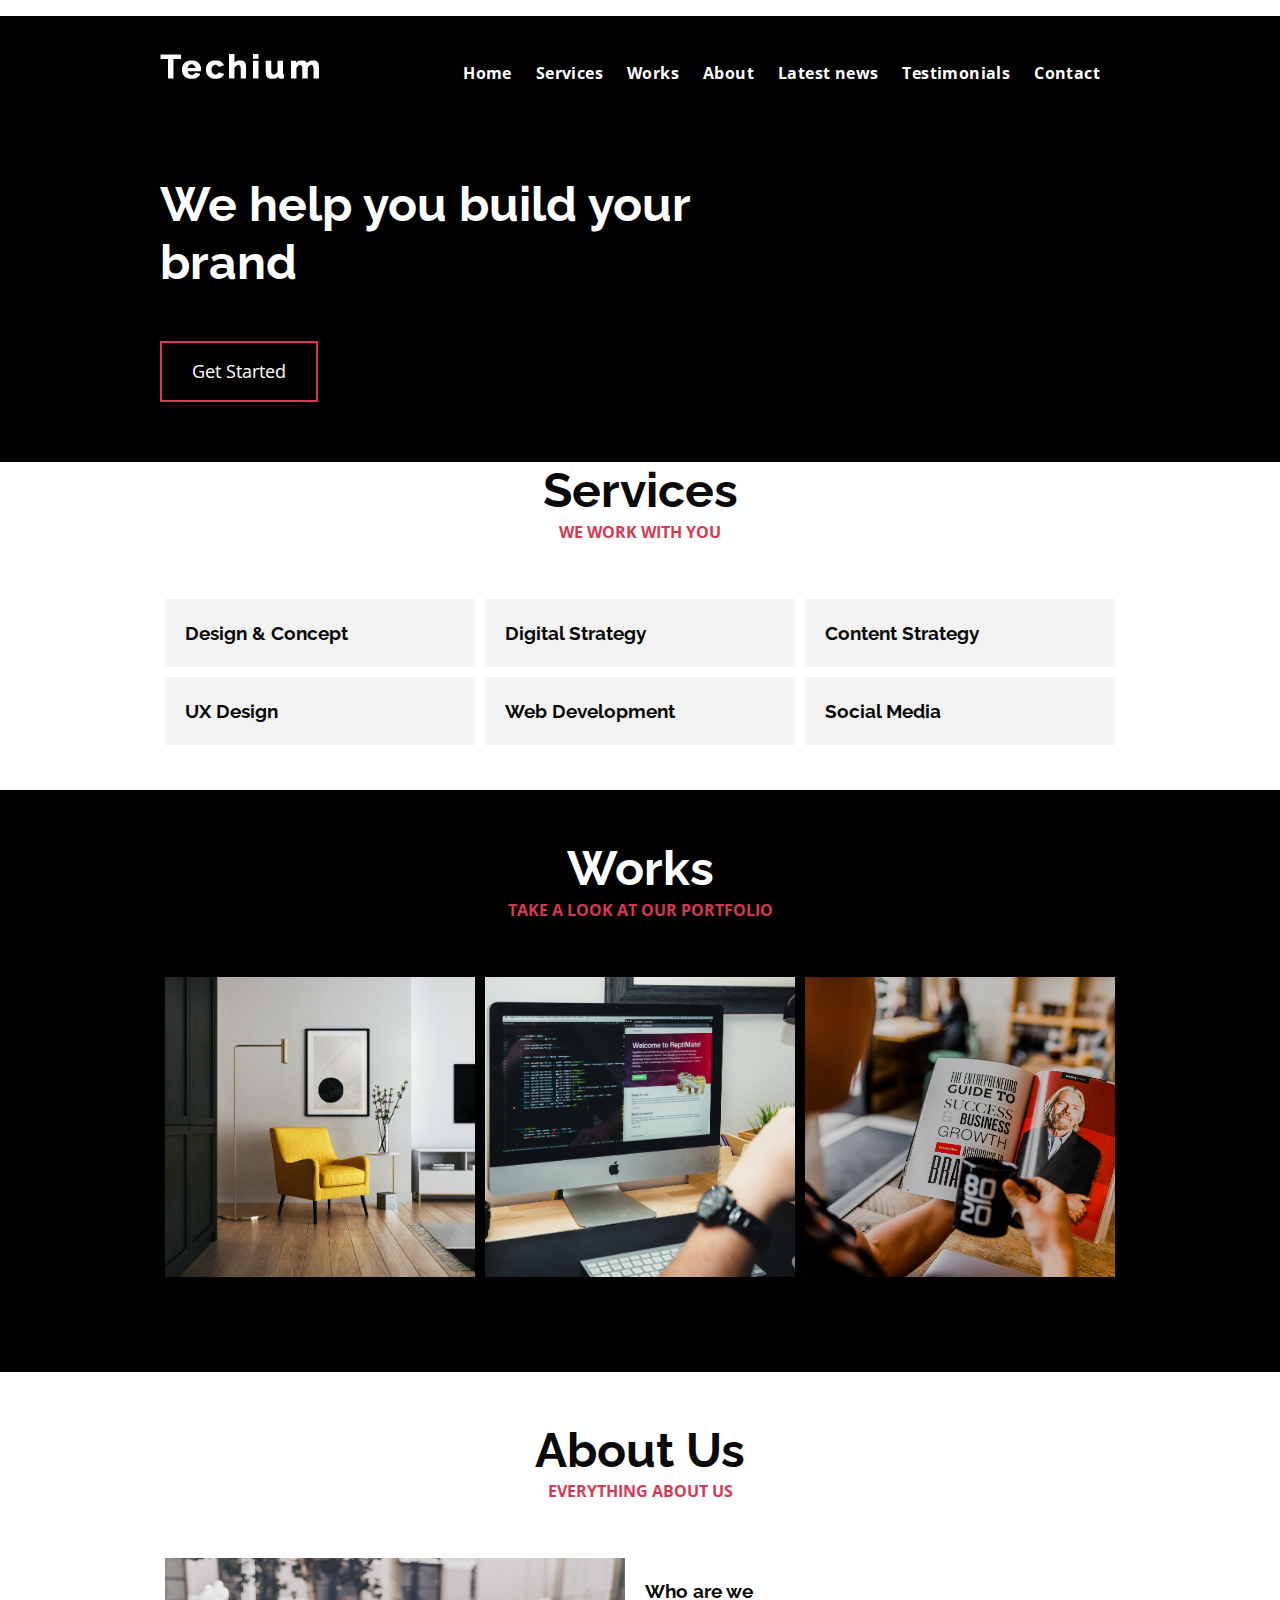
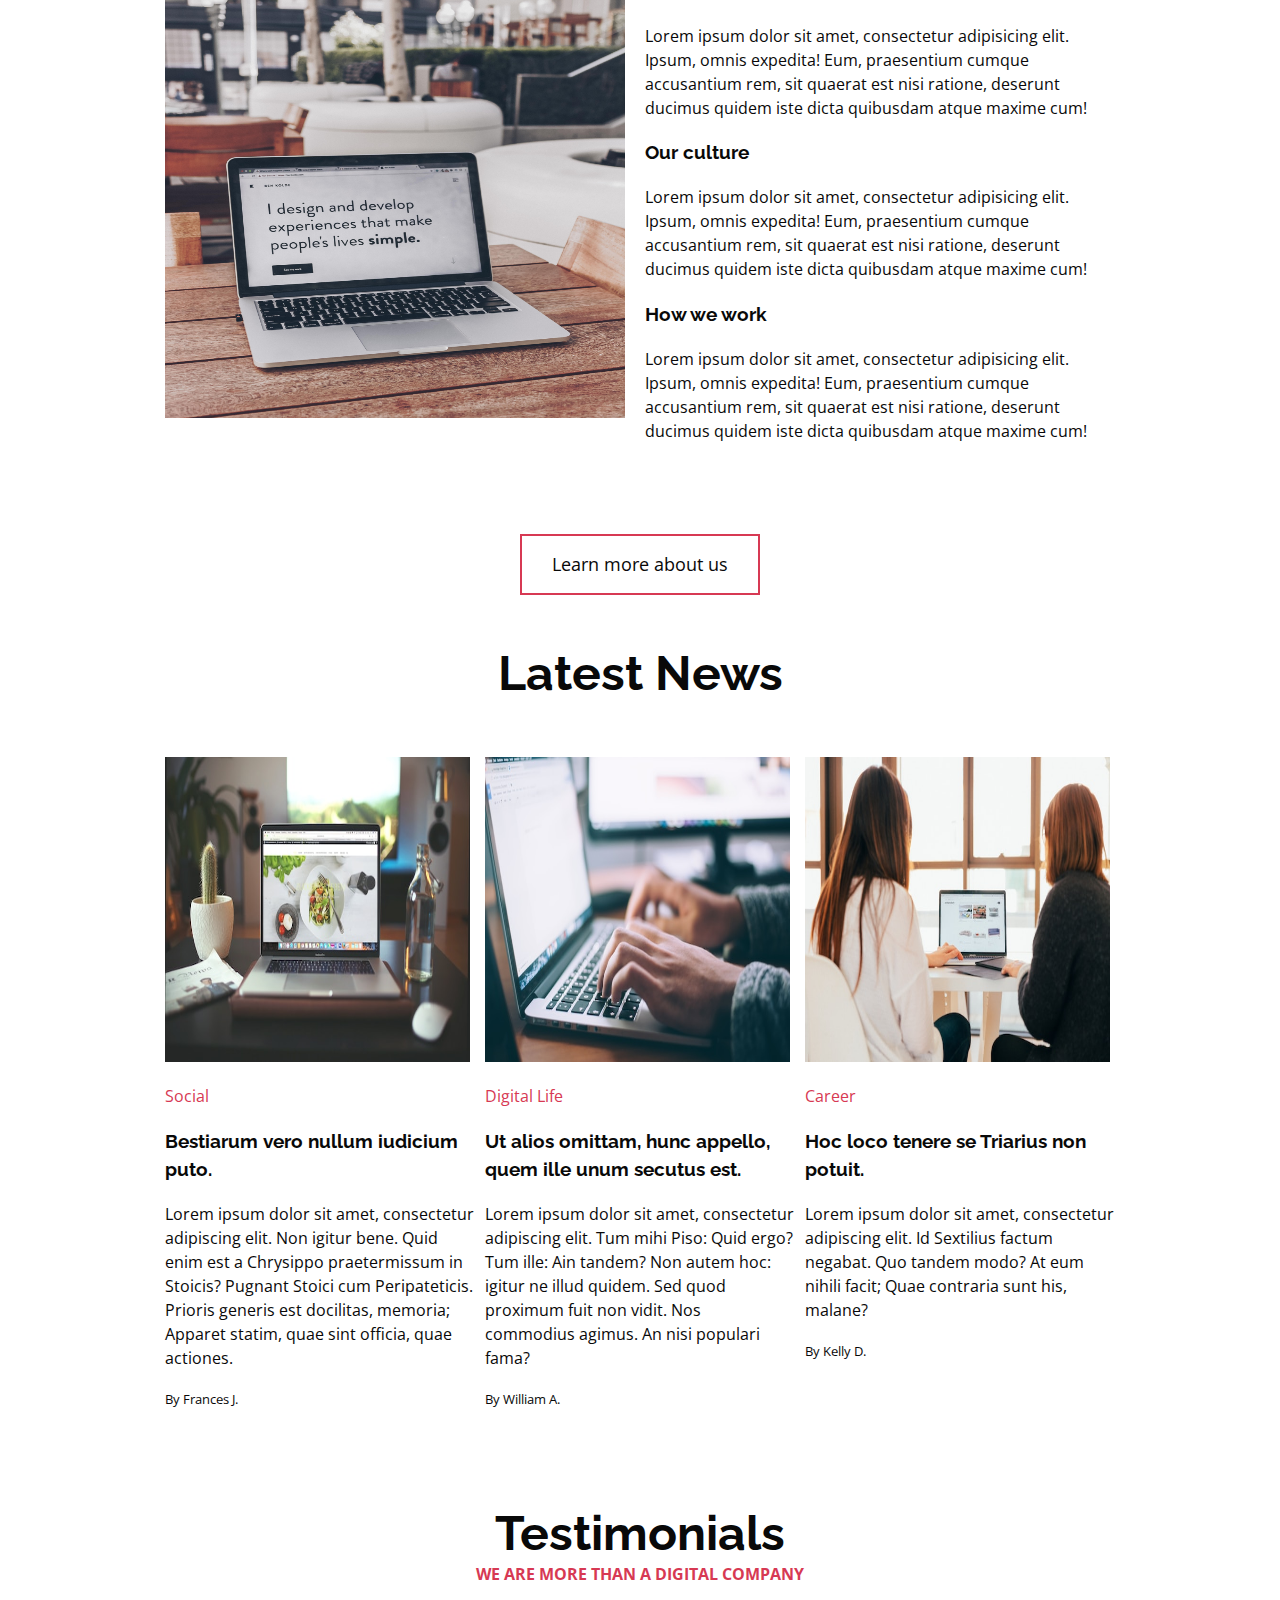
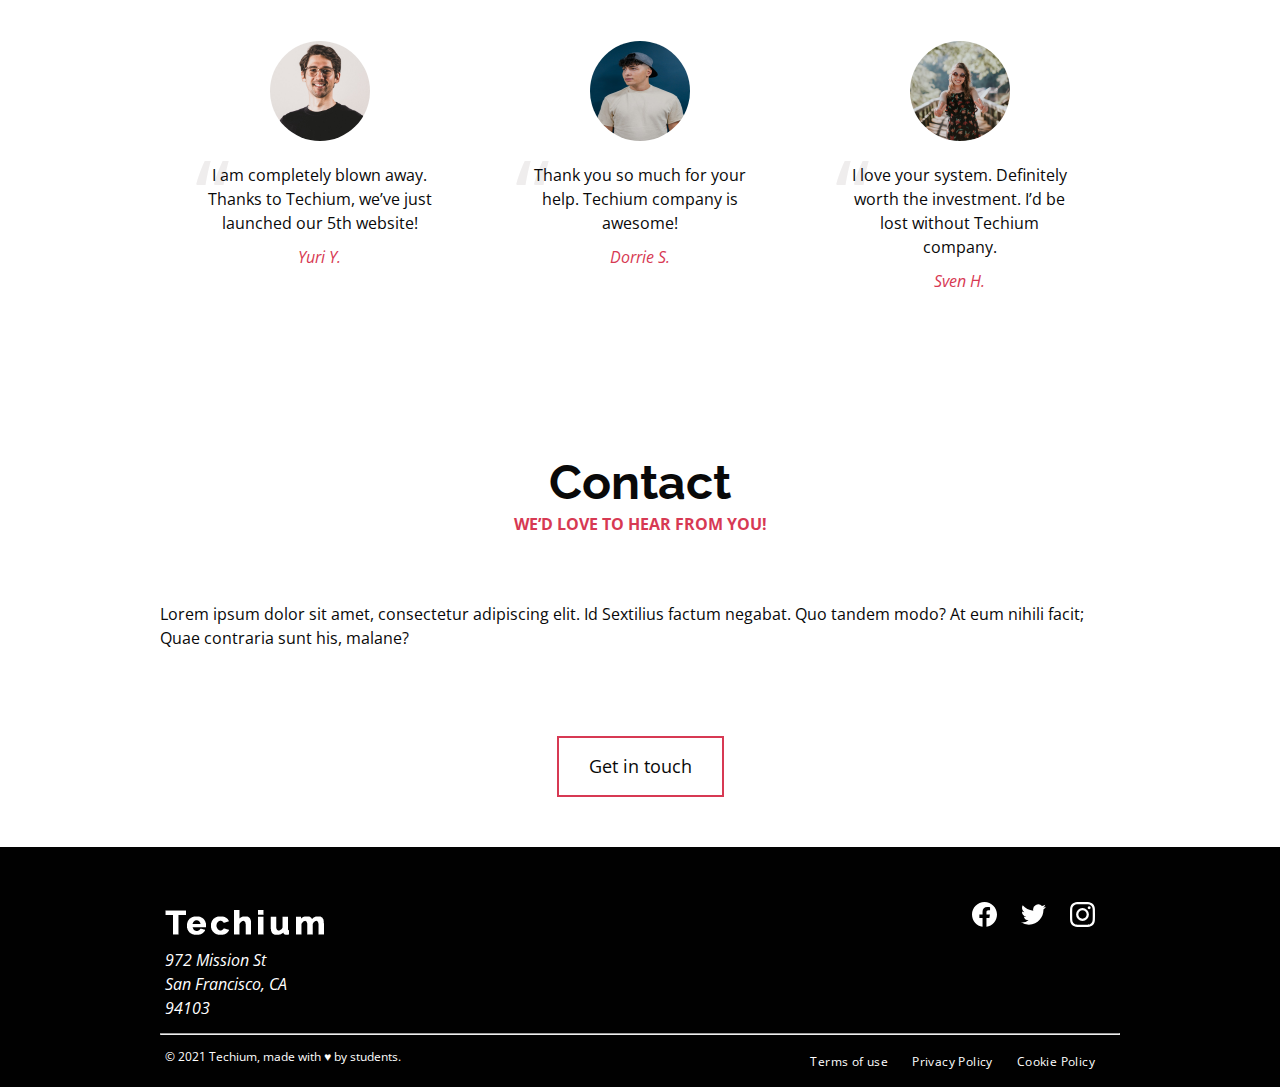
<file: flexbox/3-index.html>
<!DOCTYPE html>
<html lang="en" dir="ltr">
  <head>
    <meta charset="utf-8">
    <meta name="viewport" content="width=device-width, initial-scale=1, viewport-fit=cover">
    <title>Homepage - Techium</title>
    <meta name="description" content="Description of the page less than 150 characters">
    <link rel="icon" type="image/png" href="images/favicon.jpg">
    <link href="https://fonts.googleapis.com/css?family=Open+Sans:400,700|Raleway:700&display=swap" rel="stylesheet"></p>
    <link rel='stylesheet' href='3-styles.css'>
<p></head>
  <body>
    <!– Header –>
    <header class="header" data-section-theme="dark">
      <div class="container">
        <div class="header-logo">
          <a href="#">
            <img src="images/logo-white.png" alt="Techium logo" width="160" height="40">
          </a>
        </div>
        <nav class="navbar-menu">
          <ul class="nav">
            <li class="nav-item">
              <a href="#" class="nav-link">Home</a>
            </li>
            <li class="nav-item">
              <a href="#services" class="nav-link">Services</a>
            </li>
            <li class="nav-item">
              <a href="#works" class="nav-link">Works</a>
            </li>
            <li class="nav-item">
              <a href="#about" class="nav-link">About</a>
            </li>
            <li class="nav-item">
              <a href="#latest_news" class="nav-link">Latest news</a>
            </li>
            <li class="nav-item">
              <a href="#testimonials" class="nav-link">Testimonials</a>
            </li>
            <li class="nav-item">
              <a href="#contact" class="nav-link">Contact</a>
            </li>
          </ul>
        </nav>
      </div>
    </header>
    <!– Main –>
    <main>
      <!– Hero section –>
      <section class="section-hero" data-section-theme="dark">
        <div class="container">
          <div class="section-body">
            <section class="section-inner">
              <h2 class="section-title">We help you build your brand</h2>
              <a href="#" class="button">Get Started</a>
            </section>
          </div>
        </div>
      </section>
      <!– Services section –>
      <section  id="services" class="section-services">
        <div class="container">
          <header class="section-header">
            <h2 class="section-title">Services</h2>
            <p class="section-tagline">We work with you</p>
          </header>
          <div class="section-body">
            <ul class="row">
              <li class="col-1-3">
                <div class="card-services">
                  <h3 class="card-title"><a href="#">Design & Concept</a></h3>
                </div>
              </li>
              <li class="col-1-3">
                <div class="card-services">
                  <h3 class="card-title"><a href="#">Digital Strategy</a></h3>
                </div>
              </li>
              <li class="col-1-3">
                <div class="card-services">
                  <h3 class="card-title"><a href="#">Content Strategy</a></h3>
                </div>
              </li>
              <li class="col-1-3">
                <div class="card-services">
                  <h3 class="card-title"><a href="#">UX Design</a></h3>
                </div>
              </li>
              <li class="col-1-3">
                <div class="card-services">
                  <h3 class="card-title"><a href="#">Web Development</a></h3>
                </div>
              </li>
              <li class="col-1-3">
                <div class="card-services">
                  <h3 class="card-title"><a href="#">Social Media</a></h3>
                </div>
              </li>
            </ul>
          </div>
        </div>
      </section>
      <!– Works section –>
      <section id="works" class="section" data-section-theme="dark" class="section-works">
        <div class="container">
          <header class="section-header">
            <h2 class="section-title">Works</h2>
            <p class="section-tagline">Take a look at our portfolio</p>
          </header>
          <div class="section-body">
            <ul class="row">
              <li class="col-1-3">
                <article class="card-work">
                  <div class="card-outer">
                    <div class="card-image">
                      <img src="images/pic-work-01.jpg" alt="">
                    </div>
                    <div class="card-inner">
                      <h3 class="card-title"><a href="#">Interior Design</a></h3>
                    </div>
                  </div>
                </article>
              </li>
              <li class="col-1-3">
                <article class="card-work">
                  <div class="card-outer">
                    <div class="card-image">
                      <img src="images/pic-work-02.jpg" alt="">
                    </div>
                    <div class="card-inner">
                      <h3 class="card-title"><a href="#">Web Development</a></h3>
                    </div>
                  </div>
                </article>
              </li>
              <li class="col-1-3">
                <article class="card-work">
                  <div class="card-outer">
                    <div class="card-image">
                      <img src="images/pic-work-03.jpg" alt="">
                    </div>
                    <div class="card-inner">
                      <h3 class="card-title"><a href="#">Personal Development</a></h3>
                    </div>
                  </div>
                </article>
              </li>
            </ul>
          </div>
        </div>
      </section>
      <!– About Us section –>
      <section id="about" class="section" class="section-about-us">
        <div class="container">
          <header class="section-header">
            <h2 class="section-title">About Us</h2>
            <p class="section-tagline">Everything about us</p>
          </header>
          <div class="section-body">
            <div class="row">
              <div class="col-1-2">
                <img src="images/pic-about-01.jpg" alt="" width="460" height="460">
              </div>
              <div class="col-1-2">
                <h3>Who are we</h3>
                <p>Lorem ipsum dolor sit amet, consectetur adipisicing elit. Ipsum, omnis expedita! Eum, praesentium cumque accusantium rem, sit quaerat est nisi ratione, deserunt ducimus quidem iste dicta quibusdam atque maxime cum!</p>
                <h3>Our culture</h3>
                <p>Lorem ipsum dolor sit amet, consectetur adipisicing elit. Ipsum, omnis expedita! Eum, praesentium cumque accusantium rem, sit quaerat est nisi ratione, deserunt ducimus quidem iste dicta quibusdam atque maxime cum!</p>
                <h3>How we work</h3>
                <p>Lorem ipsum dolor sit amet, consectetur adipisicing elit. Ipsum, omnis expedita! Eum, praesentium cumque accusantium rem, sit quaerat est nisi ratione, deserunt ducimus quidem iste dicta quibusdam atque maxime cum!</p>
              </div>
            </div>
          </div>
          <div class="section-footer">
            <a href="#" class="button">Learn more about us</a>
          </div>
        </div>
      </section>
      <!– Latest news section –>
      <section id="latest_news" class="section-latest-news">
        <div class="container">
          <header class="section-header">
            <h2 class="section-title">Latest News</h2>
          </header>
          <div class="section-body">
            <ul class="row">
              <li class="col-1-3">
                <article class="card-blog">
                  <div>
                    <img src="images/pic-article-01.jpg" alt="" width="305" height="305">
                  </div>
                  <p class="card-category">Career</p>
                  <h3><a href="#">Hoc loco tenere se Triarius non potuit.</a></h3>
                  <p>Lorem ipsum dolor sit amet, consectetur adipiscing elit. Id Sextilius factum negabat. Quo tandem modo? At eum nihili facit; Quae contraria sunt his, malane?</p>
                  <small>By Kelly D.</small>
                </article>
              </li>
              <li class="col-1-3">
                <article class="card-blog">
                  <div>
                    <img src="images/pic-article-02.jpg" alt="" width="305" height="305">
                  </div>
                  <p class="card-category">Digital Life</p>
                  <h3><a href="#">Ut alios omittam, hunc appello, quem ille unum secutus est.</a></h3>
                  <p>Lorem ipsum dolor sit amet, consectetur adipiscing elit. Tum mihi Piso: Quid ergo? Tum ille: Ain tandem? Non autem hoc: igitur ne illud quidem. Sed quod proximum fuit non vidit. Nos commodius agimus. An nisi populari fama?</p>
                  <small>By William A.</small>
                </article>
              </li>
              <li class="col-1-3">
                <article class="card-blog">
                  <div>
                    <img src="images/pic-article-03.jpg" alt="" width="305" height="305">
                  </div>
                  <p class="card-category">Social</p>
                  <h3><a href="#">Bestiarum vero nullum iudicium puto.</a></h3>
                  <p>Lorem ipsum dolor sit amet, consectetur adipiscing elit. Non igitur bene. Quid enim est a Chrysippo praetermissum in Stoicis? Pugnant Stoici cum Peripateticis. Prioris generis est docilitas, memoria; Apparet statim, quae sint officia, quae actiones.</p>
                  <small>By Frances J.</small>
                </article>
              </li>
            </ul>
          </div>
        </div>
      </section>
      <!– Testimonials section –>
      <section id="testimonial" class="section" class="section-testimonial">
        <div class="container">
          <header class="section-header">
            <h2 class="section-title">Testimonials</h2>
            <p class="section-tagline">We are more than a digital company</p>
          </header>
          <div class="section-body">
            <ul class="row">
              <li class="col-1-3">
                <article class="card-testimonial">
                  <img src="images/pic-person-01.jpg" alt="Yuri Y. avatar" width="100" height="100" class="card-avatar">
                  <blockquote class="card-quote">
                    <p>I am completely blown away. Thanks to Techium, we’ve just launched our 5th website!
                      <cite>Yuri Y.</cite>
                    </p>
                  </blockquote>
                </article>
              </li>
              <li class="col-1-3">
                <article class="card-testimonial">
                  <img src="images/pic-person-02.jpg" alt="Dorrie S. avatar" width="100" height="100" class="card-avatar">
                  <blockquote class="card-quote">
                    <p>Thank you so much for your help. Techium company is awesome!
                      <cite>Dorrie S.</cite>
                    </p>
                  </blockquote>
                </article>
              </li>
              <li class="col-1-3">
                <article class="card-testimonial">
                  <img src="images/pic-person-03.jpg" alt="Sven H. avatar" width="100" height="100" class="card-avatar">
                  <blockquote class="card-quote">
                    <p>I love your system. Definitely worth the investment. I’d be lost without Techium company.
                      <cite>Sven H.</cite>
                    </p>
                  </blockquote>
                </article>
              </li>
            </ul>
          </div>
        </div>
      </section>
      <!– Contact section –>
      <section id="contact" class="section" class="section-contact">
        <div class="container">
          <header class="section-header">
            <h2 class="section-title">Contact</h2>
            <p class="section-tagline">We’d love to hear from you!</p>
          </header>
          <div class="section-body">
            <p>Lorem ipsum dolor sit amet, consectetur adipiscing elit. Id Sextilius factum negabat. Quo tandem modo? At eum nihili facit; Quae contraria sunt his, malane?</p>
          </div>
          <div class="section-footer">
            <a href="#" class="button">Get in touch</a>
          </div>
        </div>
      </section>
    </main>
    <!– Footer –>
    <footer class="footer" data-section-theme="dark">
      <div  class="container">
        <div class="row">
          <div class="col-1-2">
            <img src="images/logo-white.png" alt="Techium logo" width="160" height="40">
            <address class="footer-address">
              972 Mission St<br>
              San Francisco, CA<br>
              94103
            </address>
          </div>
          <div class="col-1-2">
            <ul class="social nav">
              <li class="social-item nav-item">
                <a href="https://www.facebook.com" class="social-link">
                  <svg viewbox="0 0 24 24" xmlns="http://www.w3.org/2000/svg" width="25" height="25">
                    <title>
                      Facebook icon
                    </title>
                    <path d="M23.998 12c0-6.628-5.372-12-11.999-12C5.372 0 0 5.372 0 12c0 5.988 4.388 10.952 10.124 11.852v-8.384H7.078v-3.469h3.046V9.356c0-3.008 1.792-4.669 4.532-4.669 1.313 0 2.686.234 2.686.234v2.953H15.83c-1.49 0-1.955.925-1.955 1.874V12h3.328l-.532 3.469h-2.796v8.384c5.736-.9 10.124-5.864 10.124-11.853z"/>
                  </svg>
                </a>
              </li>
              <li class="social-item nav-item">
                <a href="https://twitter.com" class="social-link">
                  <svg viewbox="0 0 24 24" xmlns="http://www.w3.org/2000/svg" width="25" height="25">
                    <title>
                      Twitter icon
                    </title>
                    <path d="M23.954 4.569a10 10 0 0 1-2.825.775 4.958 4.958 0 0 0 2.163-2.723c-.951.555-2.005.959-3.127 1.184a4.92 4.92 0 0 0-8.384 4.482C7.691 8.094 4.066 6.13 1.64 3.161a4.822 4.822 0 0 0-.666 2.475c0 1.71.87 3.213 2.188 4.096a4.904 4.904 0 0 1-2.228-.616v.061a4.923 4.923 0 0 0 3.946 4.827 4.996 4.996 0 0 1-2.212.085 4.937 4.937 0 0 0 4.604 3.417 9.868 9.868 0 0 1-6.102 2.105c-.39 0-.779-.023-1.17-.067a13.995 13.995 0 0 0 7.557 2.209c9.054 0 13.999-7.496 13.999-13.986 0-.209 0-.42-.015-.63a9.936 9.936 0 0 0 2.46-2.548l-.047-.02z"/>
                  </svg>
                </a>
              </li>
              <li class="social-item nav-item">
                <a href="https://www.instagram.com" class="social-link">
                  <svg viewbox="0 0 24 24" xmlns="http://www.w3.org/2000/svg" width="25" height="25">
                    <title>
                      Instagram icon
                    </title>
                    <path d="M12 0C8.74 0 8.333.015 7.053.072 5.775.132 4.905.333 4.14.63c-.789.306-1.459.717-2.126 1.384S.935 3.35.63 4.14C.333 4.905.131 5.775.072 7.053.012 8.333 0 8.74 0 12s.015 3.667.072 4.947c.06 1.277.261 2.148.558 2.913a5.885 5.885 0 0 0 1.384 2.126A5.868 5.868 0 0 0 4.14 23.37c.766.296 1.636.499 2.913.558C8.333 23.988 8.74 24 12 24s3.667-.015 4.947-.072c1.277-.06 2.148-.262 2.913-.558a5.898 5.898 0 0 0 2.126-1.384 5.86 5.86 0 0 0 1.384-2.126c.296-.765.499-1.636.558-2.913.06-1.28.072-1.687.072-4.947s-.015-3.667-.072-4.947c-.06-1.277-.262-2.149-.558-2.913a5.89 5.89 0 0 0-1.384-2.126A5.847 5.847 0 0 0 19.86.63c-.765-.297-1.636-.499-2.913-.558C15.667.012 15.26 0 12 0zm0 2.16c3.203 0 3.585.016 4.85.071 1.17.055 1.805.249 2.227.415.562.217.96.477 1.382.896.419.42.679.819.896 1.381.164.422.36 1.057.413 2.227.057 1.266.07 1.646.07 4.85s-.015 3.585-.074 4.85c-.061 1.17-.256 1.805-.421 2.227a3.81 3.81 0 0 1-.899 1.382 3.744 3.744 0 0 1-1.38.896c-.42.164-1.065.36-2.235.413-1.274.057-1.649.07-4.859.07-3.211 0-3.586-.015-4.859-.074-1.171-.061-1.816-.256-2.236-.421a3.716 3.716 0 0 1-1.379-.899 3.644 3.644 0 0 1-.9-1.38c-.165-.42-.359-1.065-.42-2.235-.045-1.26-.061-1.649-.061-4.844 0-3.196.016-3.586.061-4.861.061-1.17.255-1.814.42-2.234.21-.57.479-.96.9-1.381.419-.419.81-.689 1.379-.898.42-.166 1.051-.361 2.221-.421 1.275-.045 1.65-.06 4.859-.06l.045.03zm0 3.678a6.162 6.162 0 1 0 0 12.324 6.162 6.162 0 1 0 0-12.324zM12 16c-2.21 0-4-1.79-4-4s1.79-4 4-4 4 1.79 4 4-1.79 4-4 4zm7.846-10.405a1.441 1.441 0 0 1-2.88 0 1.44 1.44 0 0 1 2.88 0z"/>
                  </svg>
                </a>
              </li>
            </ul>
          </div>
        </div>
        <hr>
        <div class="row">
          <div class="col-1-2">
            <p class="footer-copyright">© 2021 Techium, made with ♥ by students.</p>
          </div>
          <div class="col-1-2">
            <ul class="footer-nav nav">
              <li class="footer-nav-item nav-item">
                <a href="#" class="footer-nav-link">Terms of use</a>
              </li>
              <li class="footer-nav-item nav-item">
                <a href="#" class="footer-nav-link">Privacy Policy</a>
              </li>
              <li class="footer-nav-item nav-item">
                <a href="#" class="footer-nav-link">Cookie Policy</a>
              </li>
            </ul>
          </div>
        </div>
      </div>
    </footer>
  </body>
</html>
</file>
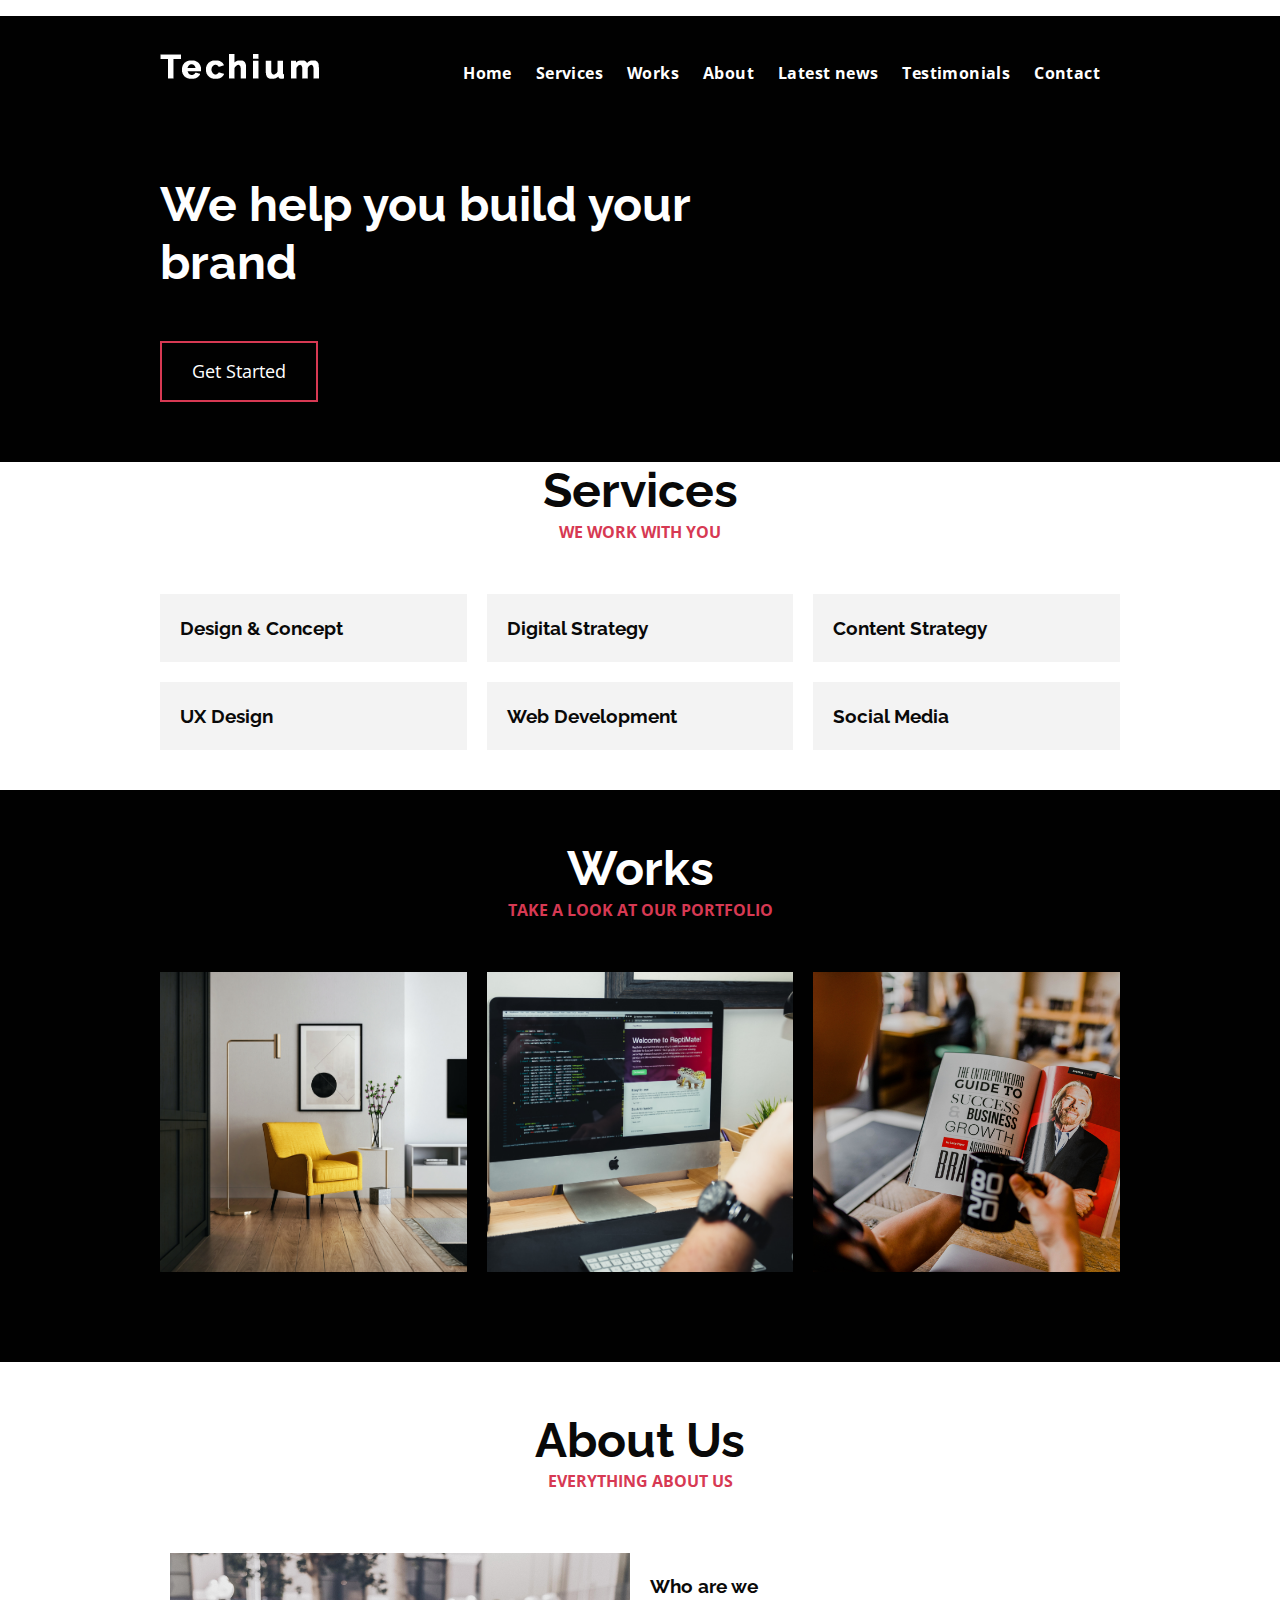
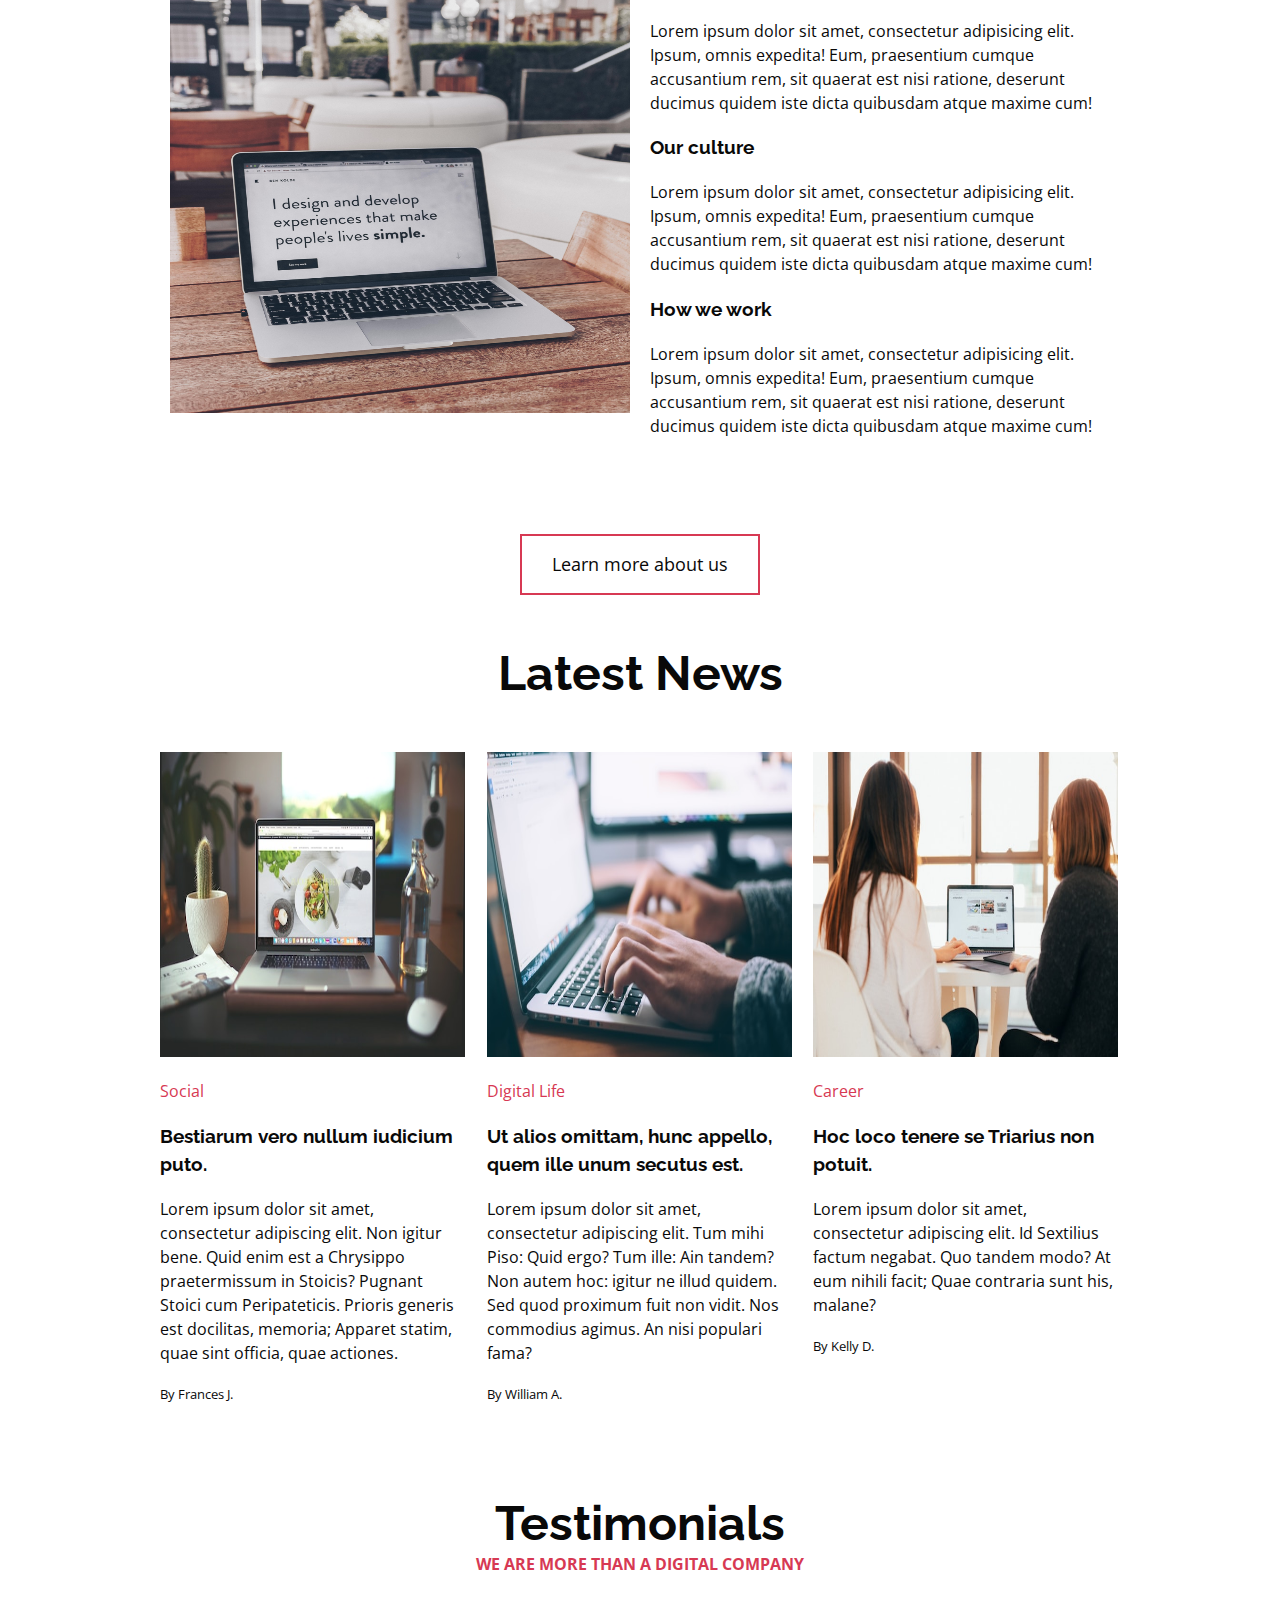
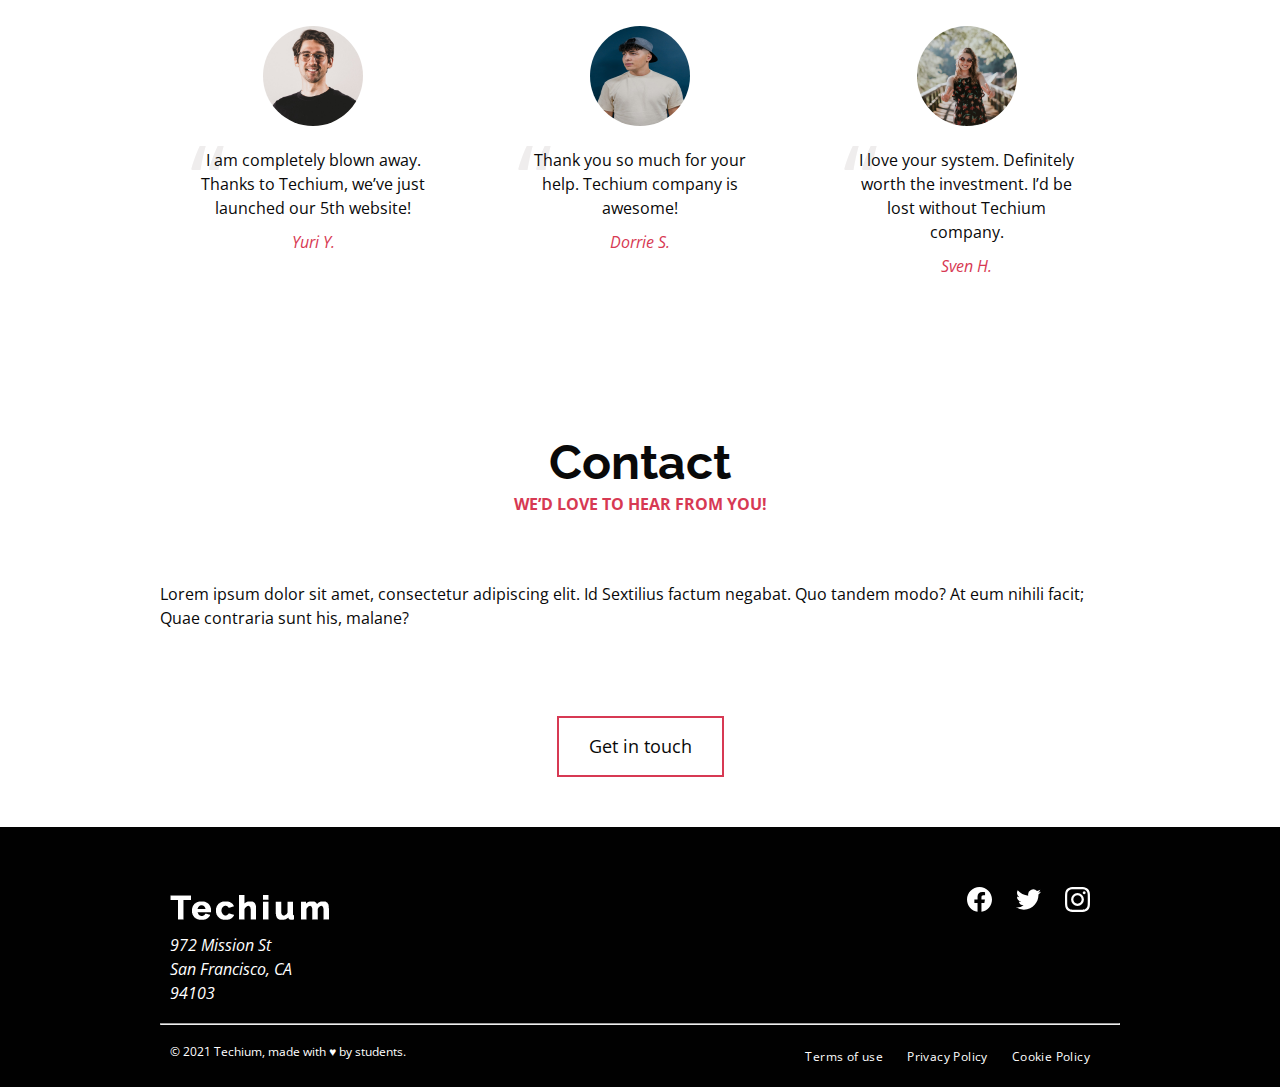
<file: flexbox/4-index.html>
<!DOCTYPE html>
<html lang="en" dir="ltr">
  <head>
    <meta charset="utf-8">
    <meta name="viewport" content="width=device-width, initial-scale=1, viewport-fit=cover">
    <title>Homepage - Techium</title>
    <meta name="description" content="Description of the page less than 150 characters">
    <link rel="icon" type="image/png" href="images/favicon.jpg">
    <link href="https://fonts.googleapis.com/css?family=Open+Sans:400,700|Raleway:700&display=swap" rel="stylesheet"></p>
    <link rel='stylesheet' href='4-styles.css'>
<p></head>
  <body>
    <!– Header –>
    <header class="header" data-section-theme="dark">
      <div class="container">
        <div class="header-logo">
          <a href="#">
            <img src="images/logo-white.png" alt="Techium logo" width="160" height="40">
          </a>
        </div>
        <nav class="navbar-menu">
          <ul class="nav">
            <li class="nav-item">
              <a href="#" class="nav-link">Home</a>
            </li>
            <li class="nav-item">
              <a href="#services" class="nav-link">Services</a>
            </li>
            <li class="nav-item">
              <a href="#works" class="nav-link">Works</a>
            </li>
            <li class="nav-item">
              <a href="#about" class="nav-link">About</a>
            </li>
            <li class="nav-item">
              <a href="#latest_news" class="nav-link">Latest news</a>
            </li>
            <li class="nav-item">
              <a href="#testimonials" class="nav-link">Testimonials</a>
            </li>
            <li class="nav-item">
              <a href="#contact" class="nav-link">Contact</a>
            </li>
          </ul>
        </nav>
      </div>
    </header>
    <!– Main –>
    <main>
      <!– Hero section –>
      <section class="section-hero" data-section-theme="dark">
        <div class="container">
          <div class="section-body">
            <section class="section-inner">
              <h2 class="section-title">We help you build your brand</h2>
              <a href="#" class="button">Get Started</a>
            </section>
          </div>
        </div>
      </section>
      <!– Services section –>
      <section  id="services" class="section-services">
        <div class="container">
          <header class="section-header">
            <h2 class="section-title">Services</h2>
            <p class="section-tagline">We work with you</p>
          </header>
          <div class="section-body">
            <ul class="row">
              <li class="col-1-3">
                <div class="card-services">
                  <h3 class="card-title"><a href="#">Design & Concept</a></h3>
                </div>
              </li>
              <li class="col-1-3">
                <div class="card-services">
                  <h3 class="card-title"><a href="#">Digital Strategy</a></h3>
                </div>
              </li>
              <li class="col-1-3">
                <div class="card-services">
                  <h3 class="card-title"><a href="#">Content Strategy</a></h3>
                </div>
              </li>
              <li class="col-1-3">
                <div class="card-services">
                  <h3 class="card-title"><a href="#">UX Design</a></h3>
                </div>
              </li>
              <li class="col-1-3">
                <div class="card-services">
                  <h3 class="card-title"><a href="#">Web Development</a></h3>
                </div>
              </li>
              <li class="col-1-3">
                <div class="card-services">
                  <h3 class="card-title"><a href="#">Social Media</a></h3>
                </div>
              </li>
            </ul>
          </div>
        </div>
      </section>
      <!– Works section –>
      <section id="works" class="section" data-section-theme="dark" class="section-works">
        <div class="container">
          <header class="section-header">
            <h2 class="section-title">Works</h2>
            <p class="section-tagline">Take a look at our portfolio</p>
          </header>
          <div class="section-body">
            <ul class="row">
              <li class="col-1-3">
                <article class="card-work">
                  <div class="card-outer">
                    <div class="card-image">
                      <img src="images/pic-work-01.jpg" alt="">
                    </div>
                    <div class="card-inner">
                      <h3 class="card-title"><a href="#">Interior Design</a></h3>
                    </div>
                  </div>
                </article>
              </li>
              <li class="col-1-3">
                <article class="card-work">
                  <div class="card-outer">
                    <div class="card-image">
                      <img src="images/pic-work-02.jpg" alt="">
                    </div>
                    <div class="card-inner">
                      <h3 class="card-title"><a href="#">Web Development</a></h3>
                    </div>
                  </div>
                </article>
              </li>
              <li class="col-1-3">
                <article class="card-work">
                  <div class="card-outer">
                    <div class="card-image">
                      <img src="images/pic-work-03.jpg" alt="">
                    </div>
                    <div class="card-inner">
                      <h3 class="card-title"><a href="#">Personal Development</a></h3>
                    </div>
                  </div>
                </article>
              </li>
            </ul>
          </div>
        </div>
      </section>
      <!– About Us section –>
      <section id="about" class="section" class="section-about-us">
        <div class="container">
          <header class="section-header">
            <h2 class="section-title">About Us</h2>
            <p class="section-tagline">Everything about us</p>
          </header>
          <div class="section-body">
            <div class="row">
              <div class="col-1-2">
                <img src="images/pic-about-01.jpg" alt="" width="460" height="460">
              </div>
              <div class="col-1-2">
                <h3>Who are we</h3>
                <p>Lorem ipsum dolor sit amet, consectetur adipisicing elit. Ipsum, omnis expedita! Eum, praesentium cumque accusantium rem, sit quaerat est nisi ratione, deserunt ducimus quidem iste dicta quibusdam atque maxime cum!</p>
                <h3>Our culture</h3>
                <p>Lorem ipsum dolor sit amet, consectetur adipisicing elit. Ipsum, omnis expedita! Eum, praesentium cumque accusantium rem, sit quaerat est nisi ratione, deserunt ducimus quidem iste dicta quibusdam atque maxime cum!</p>
                <h3>How we work</h3>
                <p>Lorem ipsum dolor sit amet, consectetur adipisicing elit. Ipsum, omnis expedita! Eum, praesentium cumque accusantium rem, sit quaerat est nisi ratione, deserunt ducimus quidem iste dicta quibusdam atque maxime cum!</p>
              </div>
            </div>
          </div>
          <div class="section-footer">
            <a href="#" class="button">Learn more about us</a>
          </div>
        </div>
      </section>
      <!– Latest news section –>
      <section id="latest_news" class="section-latest-news">
        <div class="container">
          <header class="section-header">
            <h2 class="section-title">Latest News</h2>
          </header>
          <div class="section-body">
            <ul class="row">
              <li class="col-1-3">
                <article class="card-blog">
                  <div>
                    <img src="images/pic-article-01.jpg" alt="" width="305" height="305">
                  </div>
                  <p class="card-category">Career</p>
                  <h3><a href="#">Hoc loco tenere se Triarius non potuit.</a></h3>
                  <p>Lorem ipsum dolor sit amet, consectetur adipiscing elit. Id Sextilius factum negabat. Quo tandem modo? At eum nihili facit; Quae contraria sunt his, malane?</p>
                  <small>By Kelly D.</small>
                </article>
              </li>
              <li class="col-1-3">
                <article class="card-blog">
                  <div>
                    <img src="images/pic-article-02.jpg" alt="" width="305" height="305">
                  </div>
                  <p class="card-category">Digital Life</p>
                  <h3><a href="#">Ut alios omittam, hunc appello, quem ille unum secutus est.</a></h3>
                  <p>Lorem ipsum dolor sit amet, consectetur adipiscing elit. Tum mihi Piso: Quid ergo? Tum ille: Ain tandem? Non autem hoc: igitur ne illud quidem. Sed quod proximum fuit non vidit. Nos commodius agimus. An nisi populari fama?</p>
                  <small>By William A.</small>
                </article>
              </li>
              <li class="col-1-3">
                <article class="card-blog">
                  <div>
                    <img src="images/pic-article-03.jpg" alt="" width="305" height="305">
                  </div>
                  <p class="card-category">Social</p>
                  <h3><a href="#">Bestiarum vero nullum iudicium puto.</a></h3>
                  <p>Lorem ipsum dolor sit amet, consectetur adipiscing elit. Non igitur bene. Quid enim est a Chrysippo praetermissum in Stoicis? Pugnant Stoici cum Peripateticis. Prioris generis est docilitas, memoria; Apparet statim, quae sint officia, quae actiones.</p>
                  <small>By Frances J.</small>
                </article>
              </li>
            </ul>
          </div>
        </div>
      </section>
      <!– Testimonials section –>
      <section id="testimonial" class="section" class="section-testimonial">
        <div class="container">
          <header class="section-header">
            <h2 class="section-title">Testimonials</h2>
            <p class="section-tagline">We are more than a digital company</p>
          </header>
          <div class="section-body">
            <ul class="row">
              <li class="col-1-3">
                <article class="card-testimonial">
                  <img src="images/pic-person-01.jpg" alt="Yuri Y. avatar" width="100" height="100" class="card-avatar">
                  <blockquote class="card-quote">
                    <p>I am completely blown away. Thanks to Techium, we’ve just launched our 5th website!
                      <cite>Yuri Y.</cite>
                    </p>
                  </blockquote>
                </article>
              </li>
              <li class="col-1-3">
                <article class="card-testimonial">
                  <img src="images/pic-person-02.jpg" alt="Dorrie S. avatar" width="100" height="100" class="card-avatar">
                  <blockquote class="card-quote">
                    <p>Thank you so much for your help. Techium company is awesome!
                      <cite>Dorrie S.</cite>
                    </p>
                  </blockquote>
                </article>
              </li>
              <li class="col-1-3">
                <article class="card-testimonial">
                  <img src="images/pic-person-03.jpg" alt="Sven H. avatar" width="100" height="100" class="card-avatar">
                  <blockquote class="card-quote">
                    <p>I love your system. Definitely worth the investment. I’d be lost without Techium company.
                      <cite>Sven H.</cite>
                    </p>
                  </blockquote>
                </article>
              </li>
            </ul>
          </div>
        </div>
      </section>
      <!– Contact section –>
      <section id="contact" class="section" class="section-contact">
        <div class="container">
          <header class="section-header">
            <h2 class="section-title">Contact</h2>
            <p class="section-tagline">We’d love to hear from you!</p>
          </header>
          <div class="section-body">
            <p>Lorem ipsum dolor sit amet, consectetur adipiscing elit. Id Sextilius factum negabat. Quo tandem modo? At eum nihili facit; Quae contraria sunt his, malane?</p>
          </div>
          <div class="section-footer">
            <a href="#" class="button">Get in touch</a>
          </div>
        </div>
      </section>
    </main>
    <!– Footer –>
    <footer class="footer" data-section-theme="dark">
      <div  class="container">
        <div class="row">
          <div class="col-1-2">
            <img src="images/logo-white.png" alt="Techium logo" width="160" height="40">
            <address class="footer-address">
              972 Mission St<br>
              San Francisco, CA<br>
              94103
            </address>
          </div>
          <div class="col-1-2">
            <ul class="social nav">
              <li class="social-item nav-item">
                <a href="https://www.facebook.com" class="social-link">
                  <svg viewbox="0 0 24 24" xmlns="http://www.w3.org/2000/svg" width="25" height="25">
                    <title>
                      Facebook icon
                    </title>
                    <path d="M23.998 12c0-6.628-5.372-12-11.999-12C5.372 0 0 5.372 0 12c0 5.988 4.388 10.952 10.124 11.852v-8.384H7.078v-3.469h3.046V9.356c0-3.008 1.792-4.669 4.532-4.669 1.313 0 2.686.234 2.686.234v2.953H15.83c-1.49 0-1.955.925-1.955 1.874V12h3.328l-.532 3.469h-2.796v8.384c5.736-.9 10.124-5.864 10.124-11.853z"/>
                  </svg>
                </a>
              </li>
              <li class="social-item nav-item">
                <a href="https://twitter.com" class="social-link">
                  <svg viewbox="0 0 24 24" xmlns="http://www.w3.org/2000/svg" width="25" height="25">
                    <title>
                      Twitter icon
                    </title>
                    <path d="M23.954 4.569a10 10 0 0 1-2.825.775 4.958 4.958 0 0 0 2.163-2.723c-.951.555-2.005.959-3.127 1.184a4.92 4.92 0 0 0-8.384 4.482C7.691 8.094 4.066 6.13 1.64 3.161a4.822 4.822 0 0 0-.666 2.475c0 1.71.87 3.213 2.188 4.096a4.904 4.904 0 0 1-2.228-.616v.061a4.923 4.923 0 0 0 3.946 4.827 4.996 4.996 0 0 1-2.212.085 4.937 4.937 0 0 0 4.604 3.417 9.868 9.868 0 0 1-6.102 2.105c-.39 0-.779-.023-1.17-.067a13.995 13.995 0 0 0 7.557 2.209c9.054 0 13.999-7.496 13.999-13.986 0-.209 0-.42-.015-.63a9.936 9.936 0 0 0 2.46-2.548l-.047-.02z"/>
                  </svg>
                </a>
              </li>
              <li class="social-item nav-item">
                <a href="https://www.instagram.com" class="social-link">
                  <svg viewbox="0 0 24 24" xmlns="http://www.w3.org/2000/svg" width="25" height="25">
                    <title>
                      Instagram icon
                    </title>
                    <path d="M12 0C8.74 0 8.333.015 7.053.072 5.775.132 4.905.333 4.14.63c-.789.306-1.459.717-2.126 1.384S.935 3.35.63 4.14C.333 4.905.131 5.775.072 7.053.012 8.333 0 8.74 0 12s.015 3.667.072 4.947c.06 1.277.261 2.148.558 2.913a5.885 5.885 0 0 0 1.384 2.126A5.868 5.868 0 0 0 4.14 23.37c.766.296 1.636.499 2.913.558C8.333 23.988 8.74 24 12 24s3.667-.015 4.947-.072c1.277-.06 2.148-.262 2.913-.558a5.898 5.898 0 0 0 2.126-1.384 5.86 5.86 0 0 0 1.384-2.126c.296-.765.499-1.636.558-2.913.06-1.28.072-1.687.072-4.947s-.015-3.667-.072-4.947c-.06-1.277-.262-2.149-.558-2.913a5.89 5.89 0 0 0-1.384-2.126A5.847 5.847 0 0 0 19.86.63c-.765-.297-1.636-.499-2.913-.558C15.667.012 15.26 0 12 0zm0 2.16c3.203 0 3.585.016 4.85.071 1.17.055 1.805.249 2.227.415.562.217.96.477 1.382.896.419.42.679.819.896 1.381.164.422.36 1.057.413 2.227.057 1.266.07 1.646.07 4.85s-.015 3.585-.074 4.85c-.061 1.17-.256 1.805-.421 2.227a3.81 3.81 0 0 1-.899 1.382 3.744 3.744 0 0 1-1.38.896c-.42.164-1.065.36-2.235.413-1.274.057-1.649.07-4.859.07-3.211 0-3.586-.015-4.859-.074-1.171-.061-1.816-.256-2.236-.421a3.716 3.716 0 0 1-1.379-.899 3.644 3.644 0 0 1-.9-1.38c-.165-.42-.359-1.065-.42-2.235-.045-1.26-.061-1.649-.061-4.844 0-3.196.016-3.586.061-4.861.061-1.17.255-1.814.42-2.234.21-.57.479-.96.9-1.381.419-.419.81-.689 1.379-.898.42-.166 1.051-.361 2.221-.421 1.275-.045 1.65-.06 4.859-.06l.045.03zm0 3.678a6.162 6.162 0 1 0 0 12.324 6.162 6.162 0 1 0 0-12.324zM12 16c-2.21 0-4-1.79-4-4s1.79-4 4-4 4 1.79 4 4-1.79 4-4 4zm7.846-10.405a1.441 1.441 0 0 1-2.88 0 1.44 1.44 0 0 1 2.88 0z"/>
                  </svg>
                </a>
              </li>
            </ul>
          </div>
        </div>
        <hr>
        <div class="row">
          <div class="col-1-2">
            <p class="footer-copyright">© 2021 Techium, made with ♥ by students.</p>
          </div>
          <div class="col-1-2">
            <ul class="footer-nav nav">
              <li class="footer-nav-item nav-item">
                <a href="#" class="footer-nav-link">Terms of use</a>
              </li>
              <li class="footer-nav-item nav-item">
                <a href="#" class="footer-nav-link">Privacy Policy</a>
              </li>
              <li class="footer-nav-item nav-item">
                <a href="#" class="footer-nav-link">Cookie Policy</a>
              </li>
            </ul>
          </div>
        </div>
      </div>
    </footer>
  </body>
</html>
</file>
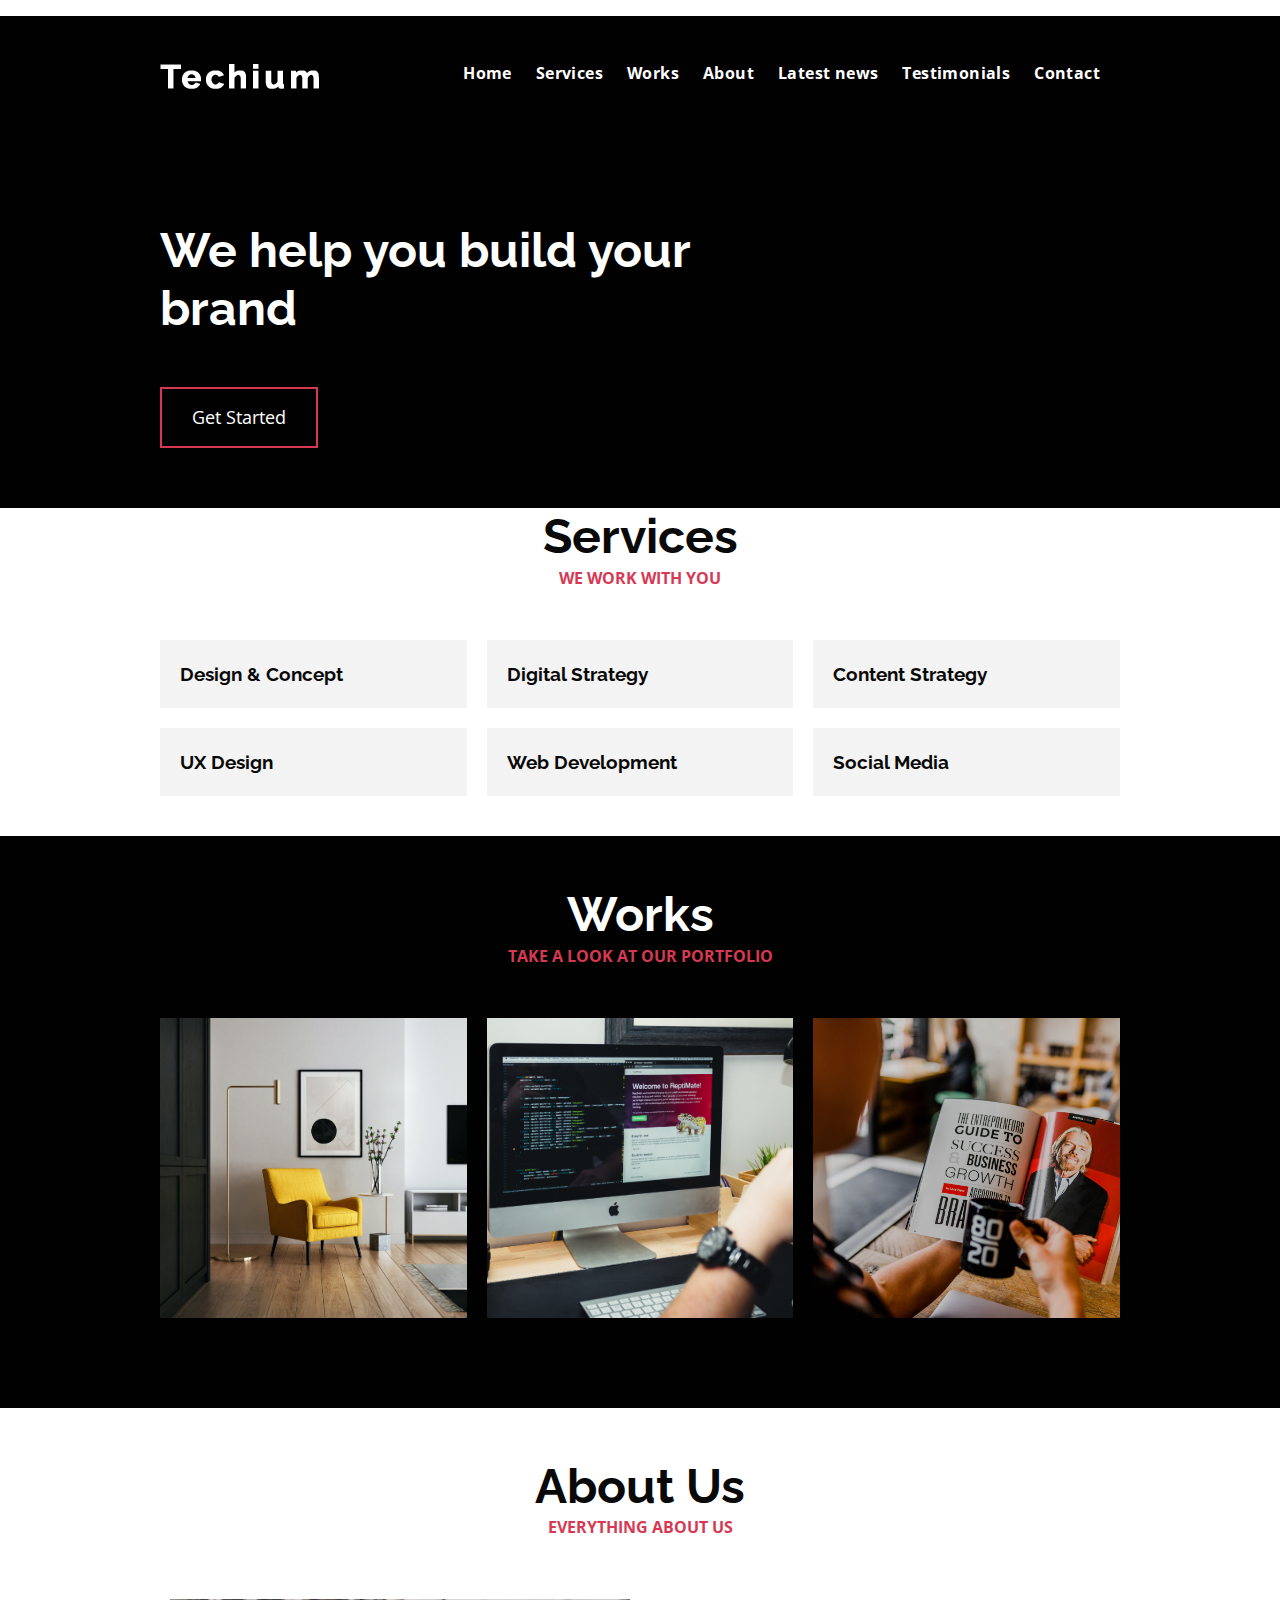
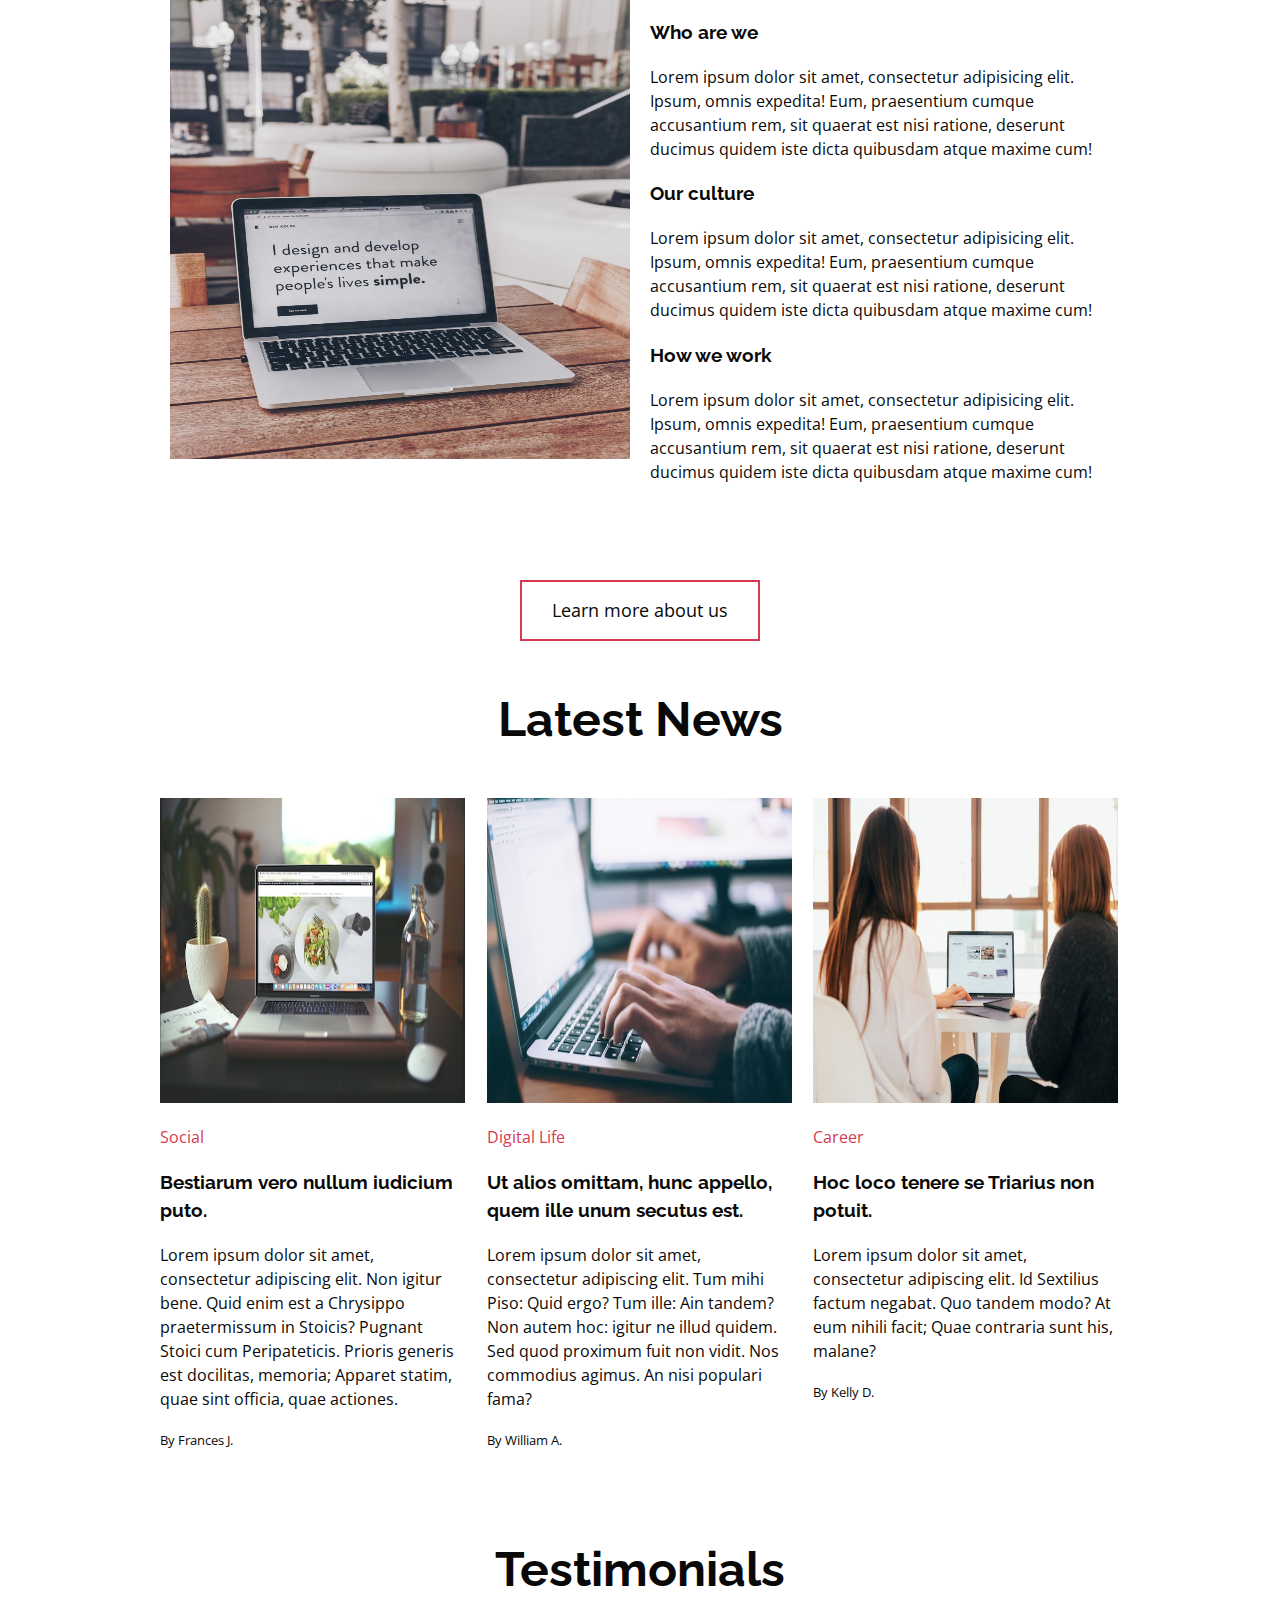
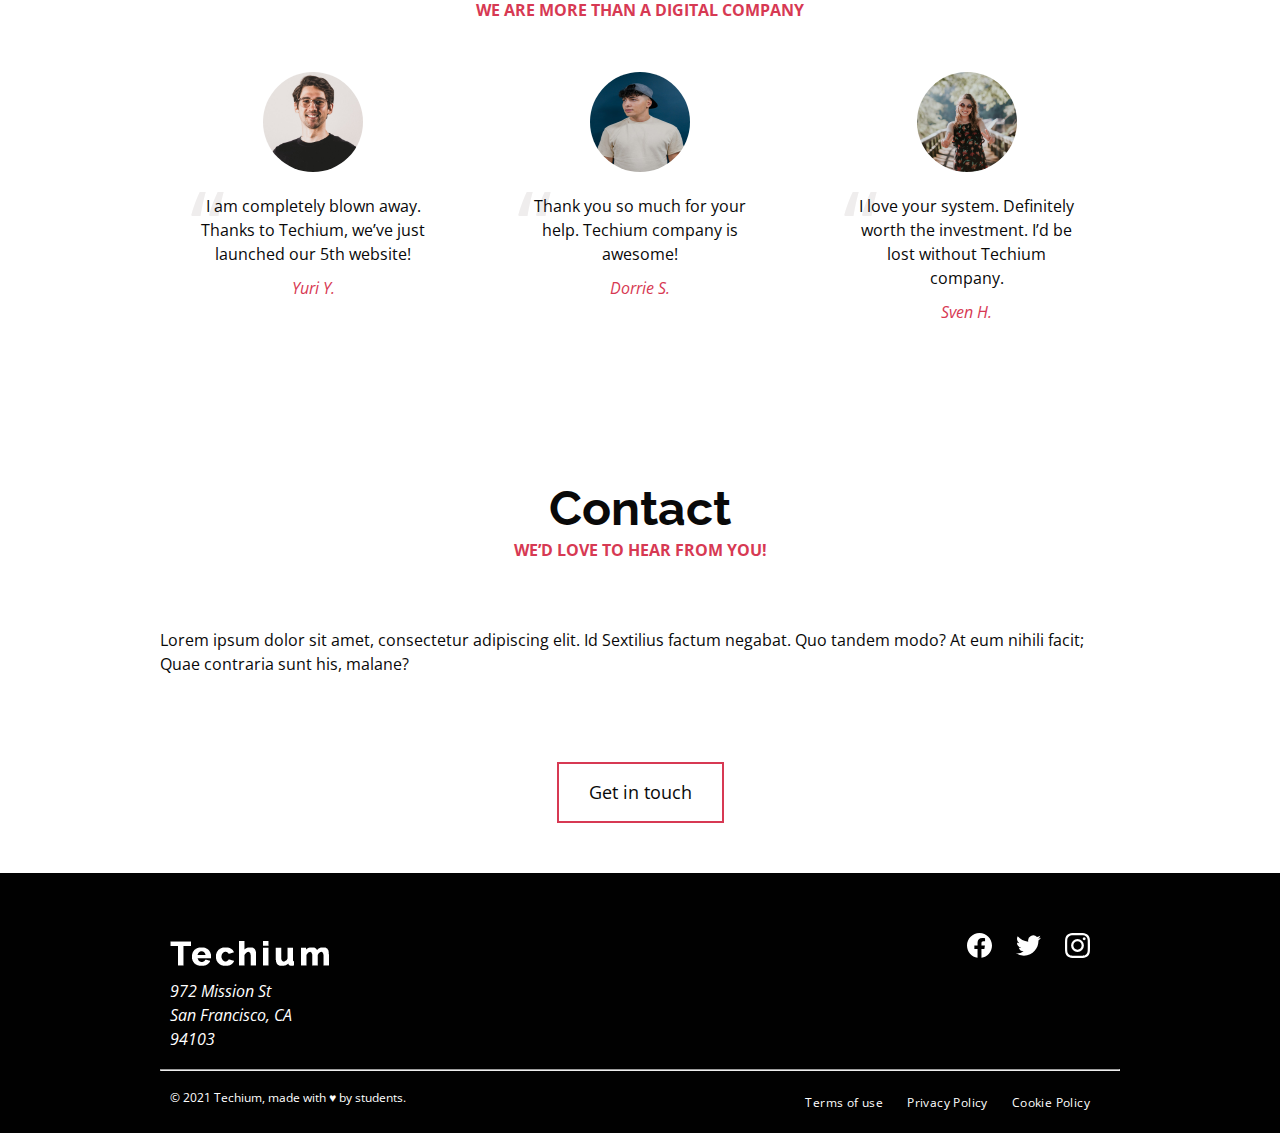
<file: flexbox/5-index.html>
<!DOCTYPE html>
<html lang="en" dir="ltr">
  <head>
    <meta charset="utf-8">
    <meta name="viewport" content="width=device-width, initial-scale=1, viewport-fit=cover">
    <title>Homepage - Techium</title>
    <meta name="description" content="Description of the page less than 150 characters">
    <link rel="icon" type="image/png" href="images/favicon.jpg">
    <link href="https://fonts.googleapis.com/css?family=Open+Sans:400,700|Raleway:700&display=swap" rel="stylesheet"></p>
    <link rel='stylesheet' href='5-styles.css'>
<p></head>
  <body>
    <!– Header –>
    <header class="header" data-section-theme="dark">
      <div class="container">
        <div class="header-container">
          <div class="header-logo">
            <a href="#">
              <img src="images/logo-white.png" alt="Techium logo" width="160" height="40">
            </a>
          </div>
          <nav class="navbar-menu">
            <ul class="nav">
              <li class="nav-item">
                <a href="#" class="nav-link">Home</a>
              </li>
              <li class="nav-item">
                <a href="#services" class="nav-link">Services</a>
              </li>
              <li class="nav-item">
                <a href="#works" class="nav-link">Works</a>
              </li>
              <li class="nav-item">
                <a href="#about" class="nav-link">About</a>
              </li>
              <li class="nav-item">
                <a href="#latest_news" class="nav-link">Latest news</a>
              </li>
              <li class="nav-item">
                <a href="#testimonials" class="nav-link">Testimonials</a>
              </li>
              <li class="nav-item">
                <a href="#contact" class="nav-link">Contact</a>
              </li>
            </ul>
          </nav>
        </div>
      </div>
    </header>
    <!– Main –>
    <main>
      <!– Hero section –>
      <section class="section-hero" data-section-theme="dark">
        <div class="container">
          <div class="section-body">
            <section class="section-inner">
              <h2 class="section-title">We help you build your brand</h2>
              <a href="#" class="button">Get Started</a>
            </section>
          </div>
        </div>
      </section>
      <!– Services section –>
      <section  id="services" class="section-services">
        <div class="container">
          <header class="section-header">
            <h2 class="section-title">Services</h2>
            <p class="section-tagline">We work with you</p>
          </header>
          <div class="section-body">
            <ul class="row">
              <li class="col-1-3">
                <div class="card-services">
                  <h3 class="card-title"><a href="#">Design & Concept</a></h3>
                </div>
              </li>
              <li class="col-1-3">
                <div class="card-services">
                  <h3 class="card-title"><a href="#">Digital Strategy</a></h3>
                </div>
              </li>
              <li class="col-1-3">
                <div class="card-services">
                  <h3 class="card-title"><a href="#">Content Strategy</a></h3>
                </div>
              </li>
              <li class="col-1-3">
                <div class="card-services">
                  <h3 class="card-title"><a href="#">UX Design</a></h3>
                </div>
              </li>
              <li class="col-1-3">
                <div class="card-services">
                  <h3 class="card-title"><a href="#">Web Development</a></h3>
                </div>
              </li>
              <li class="col-1-3">
                <div class="card-services">
                  <h3 class="card-title"><a href="#">Social Media</a></h3>
                </div>
              </li>
            </ul>
          </div>
        </div>
      </section>
      <!– Works section –>
      <section id="works" class="section" data-section-theme="dark" class="section-works">
        <div class="container">
          <header class="section-header">
            <h2 class="section-title">Works</h2>
            <p class="section-tagline">Take a look at our portfolio</p>
          </header>
          <div class="section-body">
            <ul class="row">
              <li class="col-1-3">
                <article class="card-work">
                  <div class="card-outer">
                    <div class="card-image">
                      <img src="images/pic-work-01.jpg" alt="">
                    </div>
                    <div class="card-inner">
                      <h3 class="card-title"><a href="#">Interior Design</a></h3>
                    </div>
                  </div>
                </article>
              </li>
              <li class="col-1-3">
                <article class="card-work">
                  <div class="card-outer">
                    <div class="card-image">
                      <img src="images/pic-work-02.jpg" alt="">
                    </div>
                    <div class="card-inner">
                      <h3 class="card-title"><a href="#">Web Development</a></h3>
                    </div>
                  </div>
                </article>
              </li>
              <li class="col-1-3">
                <article class="card-work">
                  <div class="card-outer">
                    <div class="card-image">
                      <img src="images/pic-work-03.jpg" alt="">
                    </div>
                    <div class="card-inner">
                      <h3 class="card-title"><a href="#">Personal Development</a></h3>
                    </div>
                  </div>
                </article>
              </li>
            </ul>
          </div>
        </div>
      </section>
      <!– About Us section –>
      <section id="about" class="section" class="section-about-us">
        <div class="container">
          <header class="section-header">
            <h2 class="section-title">About Us</h2>
            <p class="section-tagline">Everything about us</p>
          </header>
          <div class="section-body">
            <div class="row">
              <div class="col-1-2">
                <img src="images/pic-about-01.jpg" alt="" width="460" height="460">
              </div>
              <div class="col-1-2">
                <h3>Who are we</h3>
                <p>Lorem ipsum dolor sit amet, consectetur adipisicing elit. Ipsum, omnis expedita! Eum, praesentium cumque accusantium rem, sit quaerat est nisi ratione, deserunt ducimus quidem iste dicta quibusdam atque maxime cum!</p>
                <h3>Our culture</h3>
                <p>Lorem ipsum dolor sit amet, consectetur adipisicing elit. Ipsum, omnis expedita! Eum, praesentium cumque accusantium rem, sit quaerat est nisi ratione, deserunt ducimus quidem iste dicta quibusdam atque maxime cum!</p>
                <h3>How we work</h3>
                <p>Lorem ipsum dolor sit amet, consectetur adipisicing elit. Ipsum, omnis expedita! Eum, praesentium cumque accusantium rem, sit quaerat est nisi ratione, deserunt ducimus quidem iste dicta quibusdam atque maxime cum!</p>
              </div>
            </div>
          </div>
          <div class="section-footer">
            <a href="#" class="button">Learn more about us</a>
          </div>
        </div>
      </section>
      <!– Latest news section –>
      <section id="latest_news" class="section-latest-news">
        <div class="container">
          <header class="section-header">
            <h2 class="section-title">Latest News</h2>
          </header>
          <div class="section-body">
            <ul class="row">
              <li class="col-1-3">
                <article class="card-blog">
                  <div>
                    <img src="images/pic-article-01.jpg" alt="" width="305" height="305">
                  </div>
                  <p class="card-category">Career</p>
                  <h3><a href="#">Hoc loco tenere se Triarius non potuit.</a></h3>
                  <p>Lorem ipsum dolor sit amet, consectetur adipiscing elit. Id Sextilius factum negabat. Quo tandem modo? At eum nihili facit; Quae contraria sunt his, malane?</p>
                  <small>By Kelly D.</small>
                </article>
              </li>
              <li class="col-1-3">
                <article class="card-blog">
                  <div>
                    <img src="images/pic-article-02.jpg" alt="" width="305" height="305">
                  </div>
                  <p class="card-category">Digital Life</p>
                  <h3><a href="#">Ut alios omittam, hunc appello, quem ille unum secutus est.</a></h3>
                  <p>Lorem ipsum dolor sit amet, consectetur adipiscing elit. Tum mihi Piso: Quid ergo? Tum ille: Ain tandem? Non autem hoc: igitur ne illud quidem. Sed quod proximum fuit non vidit. Nos commodius agimus. An nisi populari fama?</p>
                  <small>By William A.</small>
                </article>
              </li>
              <li class="col-1-3">
                <article class="card-blog">
                  <div>
                    <img src="images/pic-article-03.jpg" alt="" width="305" height="305">
                  </div>
                  <p class="card-category">Social</p>
                  <h3><a href="#">Bestiarum vero nullum iudicium puto.</a></h3>
                  <p>Lorem ipsum dolor sit amet, consectetur adipiscing elit. Non igitur bene. Quid enim est a Chrysippo praetermissum in Stoicis? Pugnant Stoici cum Peripateticis. Prioris generis est docilitas, memoria; Apparet statim, quae sint officia, quae actiones.</p>
                  <small>By Frances J.</small>
                </article>
              </li>
            </ul>
          </div>
        </div>
      </section>
      <!– Testimonials section –>
      <section id="testimonial" class="section" class="section-testimonial">
        <div class="container">
          <header class="section-header">
            <h2 class="section-title">Testimonials</h2>
            <p class="section-tagline">We are more than a digital company</p>
          </header>
          <div class="section-body">
            <ul class="row">
              <li class="col-1-3">
                <article class="card-testimonial">
                  <img src="images/pic-person-01.jpg" alt="Yuri Y. avatar" width="100" height="100" class="card-avatar">
                  <blockquote class="card-quote">
                    <p>I am completely blown away. Thanks to Techium, we’ve just launched our 5th website!
                      <cite>Yuri Y.</cite>
                    </p>
                  </blockquote>
                </article>
              </li>
              <li class="col-1-3">
                <article class="card-testimonial">
                  <img src="images/pic-person-02.jpg" alt="Dorrie S. avatar" width="100" height="100" class="card-avatar">
                  <blockquote class="card-quote">
                    <p>Thank you so much for your help. Techium company is awesome!
                      <cite>Dorrie S.</cite>
                    </p>
                  </blockquote>
                </article>
              </li>
              <li class="col-1-3">
                <article class="card-testimonial">
                  <img src="images/pic-person-03.jpg" alt="Sven H. avatar" width="100" height="100" class="card-avatar">
                  <blockquote class="card-quote">
                    <p>I love your system. Definitely worth the investment. I’d be lost without Techium company.
                      <cite>Sven H.</cite>
                    </p>
                  </blockquote>
                </article>
              </li>
            </ul>
          </div>
        </div>
      </section>
      <!– Contact section –>
      <section id="contact" class="section" class="section-contact">
        <div class="container">
          <header class="section-header">
            <h2 class="section-title">Contact</h2>
            <p class="section-tagline">We’d love to hear from you!</p>
          </header>
          <div class="section-body">
            <p>Lorem ipsum dolor sit amet, consectetur adipiscing elit. Id Sextilius factum negabat. Quo tandem modo? At eum nihili facit; Quae contraria sunt his, malane?</p>
          </div>
          <div class="section-footer">
            <a href="#" class="button">Get in touch</a>
          </div>
        </div>
      </section>
    </main>
    <!– Footer –>
    <footer class="footer" data-section-theme="dark">
      <div  class="container">
        <div class="row">
          <div class="col-1-2">
            <img src="images/logo-white.png" alt="Techium logo" width="160" height="40">
            <address class="footer-address">
              972 Mission St<br>
              San Francisco, CA<br>
              94103
            </address>
          </div>
          <div class="col-1-2">
            <ul class="social nav">
              <li class="social-item nav-item">
                <a href="https://www.facebook.com" class="social-link">
                  <svg viewbox="0 0 24 24" xmlns="http://www.w3.org/2000/svg" width="25" height="25">
                    <title>
                      Facebook icon
                    </title>
                    <path d="M23.998 12c0-6.628-5.372-12-11.999-12C5.372 0 0 5.372 0 12c0 5.988 4.388 10.952 10.124 11.852v-8.384H7.078v-3.469h3.046V9.356c0-3.008 1.792-4.669 4.532-4.669 1.313 0 2.686.234 2.686.234v2.953H15.83c-1.49 0-1.955.925-1.955 1.874V12h3.328l-.532 3.469h-2.796v8.384c5.736-.9 10.124-5.864 10.124-11.853z"/>
                  </svg>
                </a>
              </li>
              <li class="social-item nav-item">
                <a href="https://twitter.com" class="social-link">
                  <svg viewbox="0 0 24 24" xmlns="http://www.w3.org/2000/svg" width="25" height="25">
                    <title>
                      Twitter icon
                    </title>
                    <path d="M23.954 4.569a10 10 0 0 1-2.825.775 4.958 4.958 0 0 0 2.163-2.723c-.951.555-2.005.959-3.127 1.184a4.92 4.92 0 0 0-8.384 4.482C7.691 8.094 4.066 6.13 1.64 3.161a4.822 4.822 0 0 0-.666 2.475c0 1.71.87 3.213 2.188 4.096a4.904 4.904 0 0 1-2.228-.616v.061a4.923 4.923 0 0 0 3.946 4.827 4.996 4.996 0 0 1-2.212.085 4.937 4.937 0 0 0 4.604 3.417 9.868 9.868 0 0 1-6.102 2.105c-.39 0-.779-.023-1.17-.067a13.995 13.995 0 0 0 7.557 2.209c9.054 0 13.999-7.496 13.999-13.986 0-.209 0-.42-.015-.63a9.936 9.936 0 0 0 2.46-2.548l-.047-.02z"/>
                  </svg>
                </a>
              </li>
              <li class="social-item nav-item">
                <a href="https://www.instagram.com" class="social-link">
                  <svg viewbox="0 0 24 24" xmlns="http://www.w3.org/2000/svg" width="25" height="25">
                    <title>
                      Instagram icon
                    </title>
                    <path d="M12 0C8.74 0 8.333.015 7.053.072 5.775.132 4.905.333 4.14.63c-.789.306-1.459.717-2.126 1.384S.935 3.35.63 4.14C.333 4.905.131 5.775.072 7.053.012 8.333 0 8.74 0 12s.015 3.667.072 4.947c.06 1.277.261 2.148.558 2.913a5.885 5.885 0 0 0 1.384 2.126A5.868 5.868 0 0 0 4.14 23.37c.766.296 1.636.499 2.913.558C8.333 23.988 8.74 24 12 24s3.667-.015 4.947-.072c1.277-.06 2.148-.262 2.913-.558a5.898 5.898 0 0 0 2.126-1.384 5.86 5.86 0 0 0 1.384-2.126c.296-.765.499-1.636.558-2.913.06-1.28.072-1.687.072-4.947s-.015-3.667-.072-4.947c-.06-1.277-.262-2.149-.558-2.913a5.89 5.89 0 0 0-1.384-2.126A5.847 5.847 0 0 0 19.86.63c-.765-.297-1.636-.499-2.913-.558C15.667.012 15.26 0 12 0zm0 2.16c3.203 0 3.585.016 4.85.071 1.17.055 1.805.249 2.227.415.562.217.96.477 1.382.896.419.42.679.819.896 1.381.164.422.36 1.057.413 2.227.057 1.266.07 1.646.07 4.85s-.015 3.585-.074 4.85c-.061 1.17-.256 1.805-.421 2.227a3.81 3.81 0 0 1-.899 1.382 3.744 3.744 0 0 1-1.38.896c-.42.164-1.065.36-2.235.413-1.274.057-1.649.07-4.859.07-3.211 0-3.586-.015-4.859-.074-1.171-.061-1.816-.256-2.236-.421a3.716 3.716 0 0 1-1.379-.899 3.644 3.644 0 0 1-.9-1.38c-.165-.42-.359-1.065-.42-2.235-.045-1.26-.061-1.649-.061-4.844 0-3.196.016-3.586.061-4.861.061-1.17.255-1.814.42-2.234.21-.57.479-.96.9-1.381.419-.419.81-.689 1.379-.898.42-.166 1.051-.361 2.221-.421 1.275-.045 1.65-.06 4.859-.06l.045.03zm0 3.678a6.162 6.162 0 1 0 0 12.324 6.162 6.162 0 1 0 0-12.324zM12 16c-2.21 0-4-1.79-4-4s1.79-4 4-4 4 1.79 4 4-1.79 4-4 4zm7.846-10.405a1.441 1.441 0 0 1-2.88 0 1.44 1.44 0 0 1 2.88 0z"/>
                  </svg>
                </a>
              </li>
            </ul>
          </div>
        </div>
        <hr>
        <div class="row">
          <div class="col-1-2">
            <p class="footer-copyright">© 2021 Techium, made with ♥ by students.</p>
          </div>
          <div class="col-1-2">
            <ul class="footer-nav nav">
              <li class="footer-nav-item nav-item">
                <a href="#" class="footer-nav-link">Terms of use</a>
              </li>
              <li class="footer-nav-item nav-item">
                <a href="#" class="footer-nav-link">Privacy Policy</a>
              </li>
              <li class="footer-nav-item nav-item">
                <a href="#" class="footer-nav-link">Cookie Policy</a>
              </li>
            </ul>
          </div>
        </div>
      </div>
    </footer>
  </body>
</html>
</file>
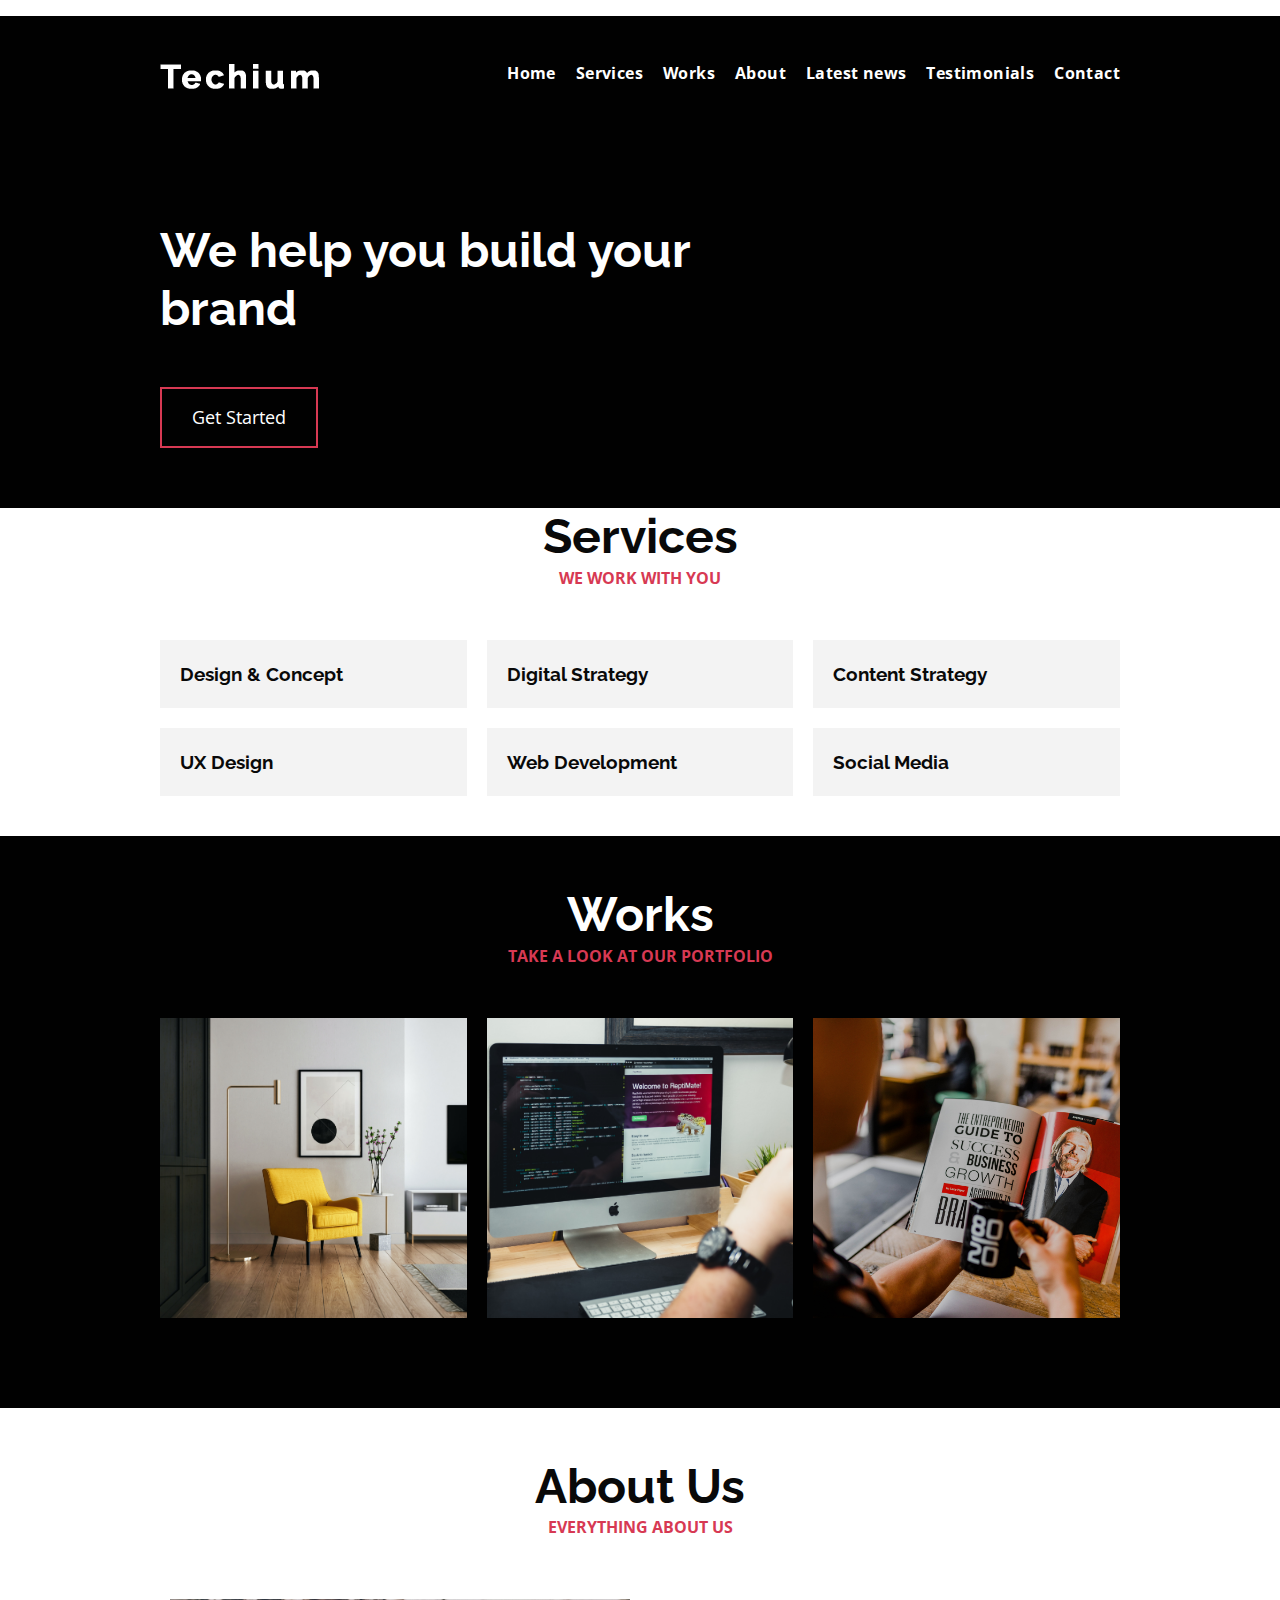
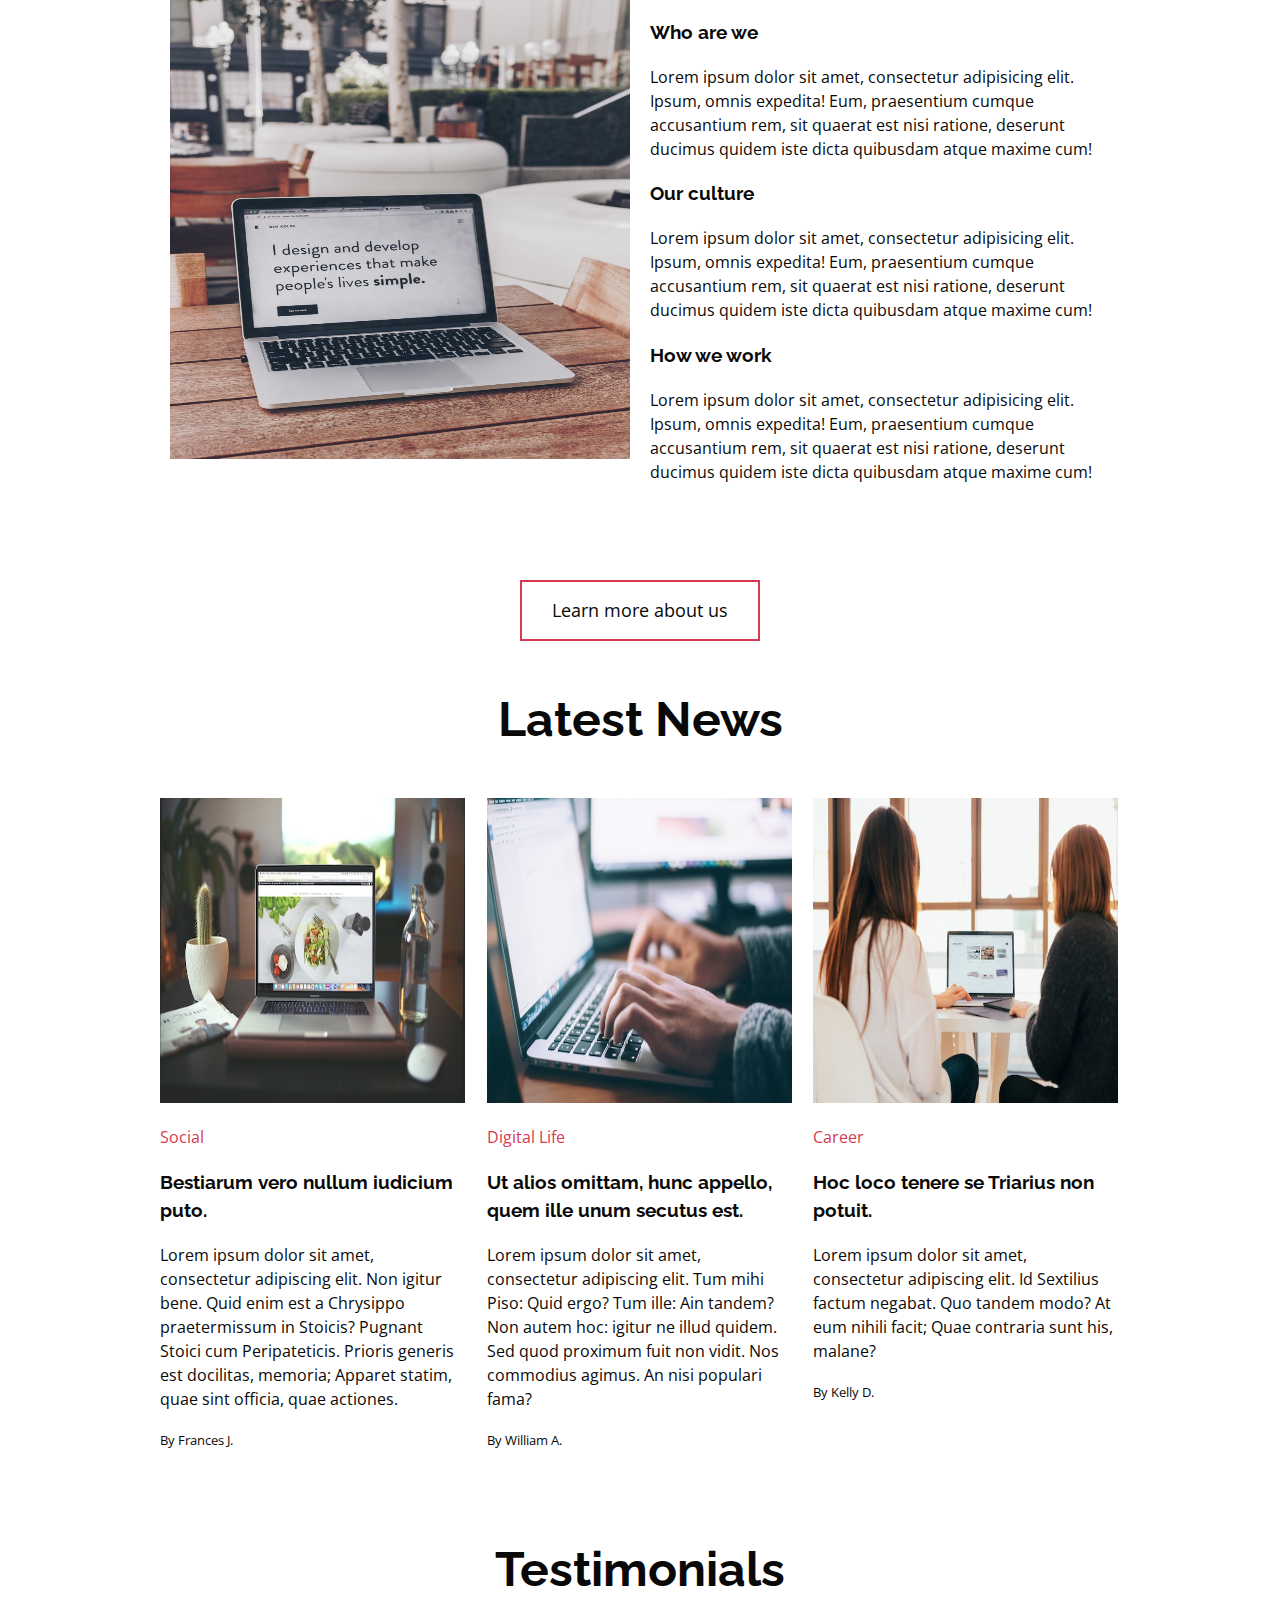
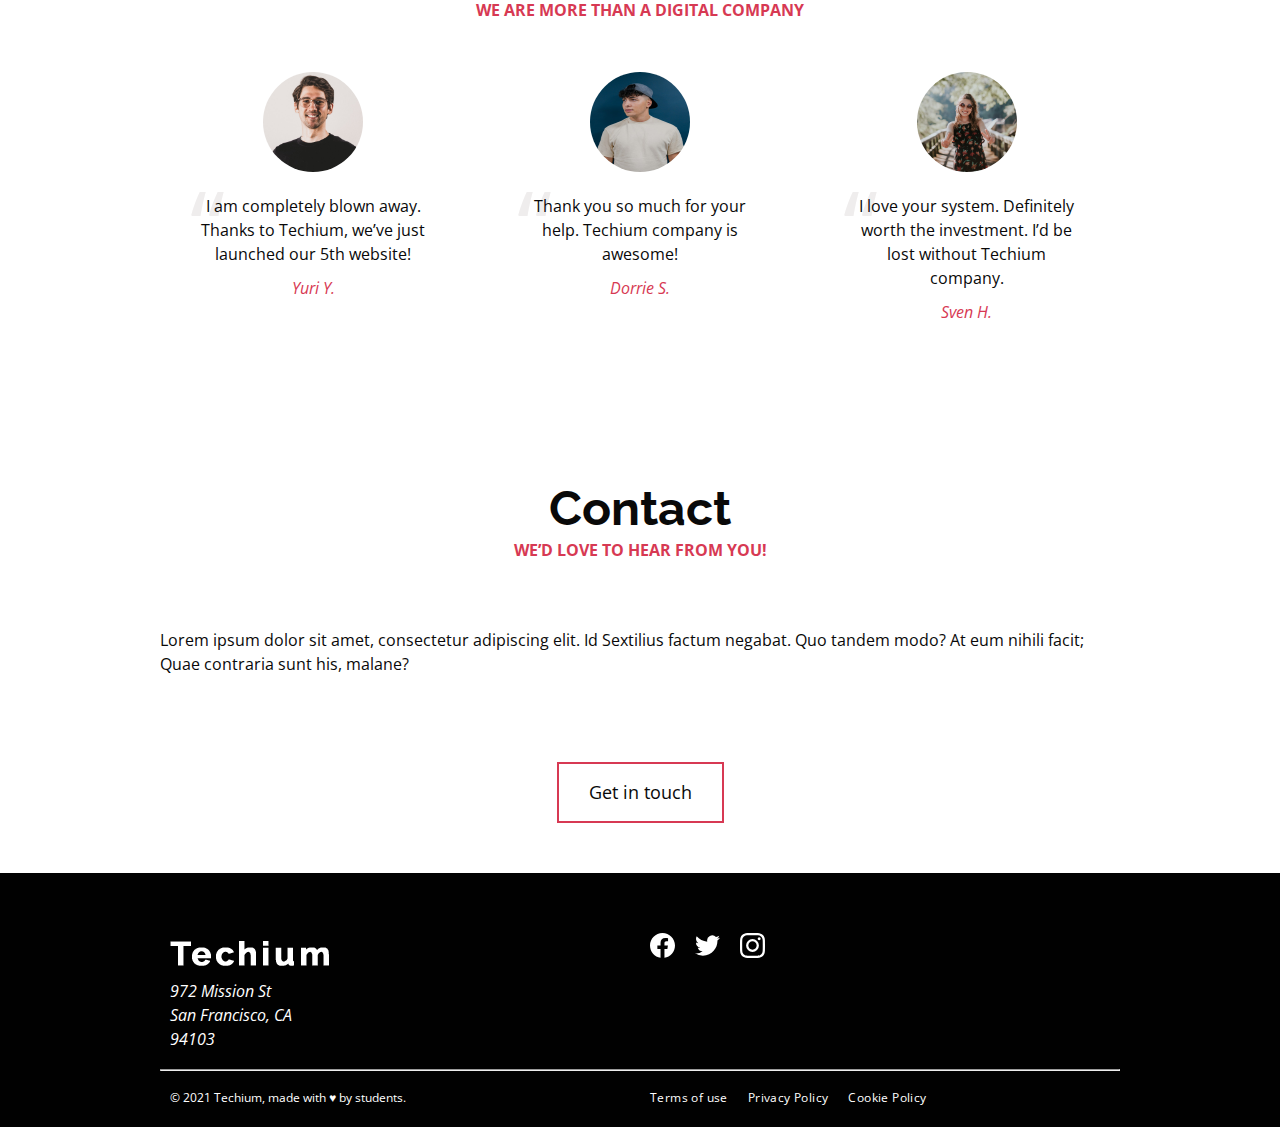
<file: flexbox/6-index.html>
<!DOCTYPE html>
<html lang="en" dir="ltr">
  <head>
    <meta charset="utf-8">
    <meta name="viewport" content="width=device-width, initial-scale=1, viewport-fit=cover">
    <title>Homepage - Techium</title>
    <meta name="description" content="Description of the page less than 150 characters">
    <link rel="icon" type="image/png" href="images/favicon.jpg">
    <link href="https://fonts.googleapis.com/css?family=Open+Sans:400,700|Raleway:700&display=swap" rel="stylesheet"></p>
    <link rel='stylesheet' href='6-styles.css'>
<p></head>
  <body>
    <!– Header –>
    <header class="header" data-section-theme="dark">
      <div class="container">
        <div class="header-container">
          <div class="header-logo">
            <a href="#">
              <img src="images/logo-white.png" alt="Techium logo" width="160" height="40">
            </a>
          </div>
          <nav class="navbar-menu">
            <ul class="nav">
              <li class="nav-item">
                <a href="#" class="nav-link">Home</a>
              </li>
              <li class="nav-item">
                <a href="#services" class="nav-link">Services</a>
              </li>
              <li class="nav-item">
                <a href="#works" class="nav-link">Works</a>
              </li>
              <li class="nav-item">
                <a href="#about" class="nav-link">About</a>
              </li>
              <li class="nav-item">
                <a href="#latest_news" class="nav-link">Latest news</a>
              </li>
              <li class="nav-item">
                <a href="#testimonials" class="nav-link">Testimonials</a>
              </li>
              <li class="nav-item">
                <a href="#contact" class="nav-link">Contact</a>
              </li>
            </ul>
          </nav>
        </div>
      </div>
    </header>
    <!– Main –>
    <main>
      <!– Hero section –>
      <section class="section-hero" data-section-theme="dark">
        <div class="container">
          <div class="section-body">
            <section class="section-inner">
              <h2 class="section-title">We help you build your brand</h2>
              <a href="#" class="button">Get Started</a>
            </section>
          </div>
        </div>
      </section>
      <!– Services section –>
      <section  id="services" class="section-services">
        <div class="container">
          <header class="section-header">
            <h2 class="section-title">Services</h2>
            <p class="section-tagline">We work with you</p>
          </header>
          <div class="section-body">
            <ul class="row">
              <li class="col-1-3">
                <div class="card-services">
                  <h3 class="card-title"><a href="#">Design & Concept</a></h3>
                </div>
              </li>
              <li class="col-1-3">
                <div class="card-services">
                  <h3 class="card-title"><a href="#">Digital Strategy</a></h3>
                </div>
              </li>
              <li class="col-1-3">
                <div class="card-services">
                  <h3 class="card-title"><a href="#">Content Strategy</a></h3>
                </div>
              </li>
              <li class="col-1-3">
                <div class="card-services">
                  <h3 class="card-title"><a href="#">UX Design</a></h3>
                </div>
              </li>
              <li class="col-1-3">
                <div class="card-services">
                  <h3 class="card-title"><a href="#">Web Development</a></h3>
                </div>
              </li>
              <li class="col-1-3">
                <div class="card-services">
                  <h3 class="card-title"><a href="#">Social Media</a></h3>
                </div>
              </li>
            </ul>
          </div>
        </div>
      </section>
      <!– Works section –>
      <section id="works" class="section" data-section-theme="dark" class="section-works">
        <div class="container">
          <header class="section-header">
            <h2 class="section-title">Works</h2>
            <p class="section-tagline">Take a look at our portfolio</p>
          </header>
          <div class="section-body">
            <ul class="row">
              <li class="col-1-3">
                <article class="card-work">
                  <div class="card-outer">
                    <div class="card-image">
                      <img src="images/pic-work-01.jpg" alt="">
                    </div>
                    <div class="card-inner">
                      <h3 class="card-title"><a href="#">Interior Design</a></h3>
                    </div>
                  </div>
                </article>
              </li>
              <li class="col-1-3">
                <article class="card-work">
                  <div class="card-outer">
                    <div class="card-image">
                      <img src="images/pic-work-02.jpg" alt="">
                    </div>
                    <div class="card-inner">
                      <h3 class="card-title"><a href="#">Web Development</a></h3>
                    </div>
                  </div>
                </article>
              </li>
              <li class="col-1-3">
                <article class="card-work">
                  <div class="card-outer">
                    <div class="card-image">
                      <img src="images/pic-work-03.jpg" alt="">
                    </div>
                    <div class="card-inner">
                      <h3 class="card-title"><a href="#">Personal Development</a></h3>
                    </div>
                  </div>
                </article>
              </li>
            </ul>
          </div>
        </div>
      </section>
      <!– About Us section –>
      <section id="about" class="section" class="section-about-us">
        <div class="container">
          <header class="section-header">
            <h2 class="section-title">About Us</h2>
            <p class="section-tagline">Everything about us</p>
          </header>
          <div class="section-body">
            <div class="row">
              <div class="col-1-2">
                <img src="images/pic-about-01.jpg" alt="" width="460" height="460">
              </div>
              <div class="col-1-2">
                <h3>Who are we</h3>
                <p>Lorem ipsum dolor sit amet, consectetur adipisicing elit. Ipsum, omnis expedita! Eum, praesentium cumque accusantium rem, sit quaerat est nisi ratione, deserunt ducimus quidem iste dicta quibusdam atque maxime cum!</p>
                <h3>Our culture</h3>
                <p>Lorem ipsum dolor sit amet, consectetur adipisicing elit. Ipsum, omnis expedita! Eum, praesentium cumque accusantium rem, sit quaerat est nisi ratione, deserunt ducimus quidem iste dicta quibusdam atque maxime cum!</p>
                <h3>How we work</h3>
                <p>Lorem ipsum dolor sit amet, consectetur adipisicing elit. Ipsum, omnis expedita! Eum, praesentium cumque accusantium rem, sit quaerat est nisi ratione, deserunt ducimus quidem iste dicta quibusdam atque maxime cum!</p>
              </div>
            </div>
          </div>
          <div class="section-footer">
            <a href="#" class="button">Learn more about us</a>
          </div>
        </div>
      </section>
      <!– Latest news section –>
      <section id="latest_news" class="section-latest-news">
        <div class="container">
          <header class="section-header">
            <h2 class="section-title">Latest News</h2>
          </header>
          <div class="section-body">
            <ul class="row">
              <li class="col-1-3">
                <article class="card-blog">
                  <div>
                    <img src="images/pic-article-01.jpg" alt="" width="305" height="305">
                  </div>
                  <p class="card-category">Career</p>
                  <h3><a href="#">Hoc loco tenere se Triarius non potuit.</a></h3>
                  <p>Lorem ipsum dolor sit amet, consectetur adipiscing elit. Id Sextilius factum negabat. Quo tandem modo? At eum nihili facit; Quae contraria sunt his, malane?</p>
                  <small>By Kelly D.</small>
                </article>
              </li>
              <li class="col-1-3">
                <article class="card-blog">
                  <div>
                    <img src="images/pic-article-02.jpg" alt="" width="305" height="305">
                  </div>
                  <p class="card-category">Digital Life</p>
                  <h3><a href="#">Ut alios omittam, hunc appello, quem ille unum secutus est.</a></h3>
                  <p>Lorem ipsum dolor sit amet, consectetur adipiscing elit. Tum mihi Piso: Quid ergo? Tum ille: Ain tandem? Non autem hoc: igitur ne illud quidem. Sed quod proximum fuit non vidit. Nos commodius agimus. An nisi populari fama?</p>
                  <small>By William A.</small>
                </article>
              </li>
              <li class="col-1-3">
                <article class="card-blog">
                  <div>
                    <img src="images/pic-article-03.jpg" alt="" width="305" height="305">
                  </div>
                  <p class="card-category">Social</p>
                  <h3><a href="#">Bestiarum vero nullum iudicium puto.</a></h3>
                  <p>Lorem ipsum dolor sit amet, consectetur adipiscing elit. Non igitur bene. Quid enim est a Chrysippo praetermissum in Stoicis? Pugnant Stoici cum Peripateticis. Prioris generis est docilitas, memoria; Apparet statim, quae sint officia, quae actiones.</p>
                  <small>By Frances J.</small>
                </article>
              </li>
            </ul>
          </div>
        </div>
      </section>
      <!– Testimonials section –>
      <section id="testimonial" class="section" class="section-testimonial">
        <div class="container">
          <header class="section-header">
            <h2 class="section-title">Testimonials</h2>
            <p class="section-tagline">We are more than a digital company</p>
          </header>
          <div class="section-body">
            <ul class="row">
              <li class="col-1-3">
                <article class="card-testimonial">
                  <img src="images/pic-person-01.jpg" alt="Yuri Y. avatar" width="100" height="100" class="card-avatar">
                  <blockquote class="card-quote">
                    <p>I am completely blown away. Thanks to Techium, we’ve just launched our 5th website!
                      <cite>Yuri Y.</cite>
                    </p>
                  </blockquote>
                </article>
              </li>
              <li class="col-1-3">
                <article class="card-testimonial">
                  <img src="images/pic-person-02.jpg" alt="Dorrie S. avatar" width="100" height="100" class="card-avatar">
                  <blockquote class="card-quote">
                    <p>Thank you so much for your help. Techium company is awesome!
                      <cite>Dorrie S.</cite>
                    </p>
                  </blockquote>
                </article>
              </li>
              <li class="col-1-3">
                <article class="card-testimonial">
                  <img src="images/pic-person-03.jpg" alt="Sven H. avatar" width="100" height="100" class="card-avatar">
                  <blockquote class="card-quote">
                    <p>I love your system. Definitely worth the investment. I’d be lost without Techium company.
                      <cite>Sven H.</cite>
                    </p>
                  </blockquote>
                </article>
              </li>
            </ul>
          </div>
        </div>
      </section>
      <!– Contact section –>
      <section id="contact" class="section" class="section-contact">
        <div class="container">
          <header class="section-header">
            <h2 class="section-title">Contact</h2>
            <p class="section-tagline">We’d love to hear from you!</p>
          </header>
          <div class="section-body">
            <p>Lorem ipsum dolor sit amet, consectetur adipiscing elit. Id Sextilius factum negabat. Quo tandem modo? At eum nihili facit; Quae contraria sunt his, malane?</p>
          </div>
          <div class="section-footer">
            <a href="#" class="button">Get in touch</a>
          </div>
        </div>
      </section>
    </main>
    <!– Footer –>
    <footer class="footer" data-section-theme="dark">
      <div  class="container">
        <div class="row">
          <div class="col-1-2">
            <img src="images/logo-white.png" alt="Techium logo" width="160" height="40">
            <address class="footer-address">
              972 Mission St<br>
              San Francisco, CA<br>
              94103
            </address>
          </div>
          <div class="col-1-2">
            <ul class="social nav">
              <li class="social-item nav-item">
                <a href="https://www.facebook.com" class="social-link">
                  <svg viewbox="0 0 24 24" xmlns="http://www.w3.org/2000/svg" width="25" height="25">
                    <title>
                      Facebook icon
                    </title>
                    <path d="M23.998 12c0-6.628-5.372-12-11.999-12C5.372 0 0 5.372 0 12c0 5.988 4.388 10.952 10.124 11.852v-8.384H7.078v-3.469h3.046V9.356c0-3.008 1.792-4.669 4.532-4.669 1.313 0 2.686.234 2.686.234v2.953H15.83c-1.49 0-1.955.925-1.955 1.874V12h3.328l-.532 3.469h-2.796v8.384c5.736-.9 10.124-5.864 10.124-11.853z"/>
                  </svg>
                </a>
              </li>
              <li class="social-item nav-item">
                <a href="https://twitter.com" class="social-link">
                  <svg viewbox="0 0 24 24" xmlns="http://www.w3.org/2000/svg" width="25" height="25">
                    <title>
                      Twitter icon
                    </title>
                    <path d="M23.954 4.569a10 10 0 0 1-2.825.775 4.958 4.958 0 0 0 2.163-2.723c-.951.555-2.005.959-3.127 1.184a4.92 4.92 0 0 0-8.384 4.482C7.691 8.094 4.066 6.13 1.64 3.161a4.822 4.822 0 0 0-.666 2.475c0 1.71.87 3.213 2.188 4.096a4.904 4.904 0 0 1-2.228-.616v.061a4.923 4.923 0 0 0 3.946 4.827 4.996 4.996 0 0 1-2.212.085 4.937 4.937 0 0 0 4.604 3.417 9.868 9.868 0 0 1-6.102 2.105c-.39 0-.779-.023-1.17-.067a13.995 13.995 0 0 0 7.557 2.209c9.054 0 13.999-7.496 13.999-13.986 0-.209 0-.42-.015-.63a9.936 9.936 0 0 0 2.46-2.548l-.047-.02z"/>
                  </svg>
                </a>
              </li>
              <li class="social-item nav-item">
                <a href="https://www.instagram.com" class="social-link">
                  <svg viewbox="0 0 24 24" xmlns="http://www.w3.org/2000/svg" width="25" height="25">
                    <title>
                      Instagram icon
                    </title>
                    <path d="M12 0C8.74 0 8.333.015 7.053.072 5.775.132 4.905.333 4.14.63c-.789.306-1.459.717-2.126 1.384S.935 3.35.63 4.14C.333 4.905.131 5.775.072 7.053.012 8.333 0 8.74 0 12s.015 3.667.072 4.947c.06 1.277.261 2.148.558 2.913a5.885 5.885 0 0 0 1.384 2.126A5.868 5.868 0 0 0 4.14 23.37c.766.296 1.636.499 2.913.558C8.333 23.988 8.74 24 12 24s3.667-.015 4.947-.072c1.277-.06 2.148-.262 2.913-.558a5.898 5.898 0 0 0 2.126-1.384 5.86 5.86 0 0 0 1.384-2.126c.296-.765.499-1.636.558-2.913.06-1.28.072-1.687.072-4.947s-.015-3.667-.072-4.947c-.06-1.277-.262-2.149-.558-2.913a5.89 5.89 0 0 0-1.384-2.126A5.847 5.847 0 0 0 19.86.63c-.765-.297-1.636-.499-2.913-.558C15.667.012 15.26 0 12 0zm0 2.16c3.203 0 3.585.016 4.85.071 1.17.055 1.805.249 2.227.415.562.217.96.477 1.382.896.419.42.679.819.896 1.381.164.422.36 1.057.413 2.227.057 1.266.07 1.646.07 4.85s-.015 3.585-.074 4.85c-.061 1.17-.256 1.805-.421 2.227a3.81 3.81 0 0 1-.899 1.382 3.744 3.744 0 0 1-1.38.896c-.42.164-1.065.36-2.235.413-1.274.057-1.649.07-4.859.07-3.211 0-3.586-.015-4.859-.074-1.171-.061-1.816-.256-2.236-.421a3.716 3.716 0 0 1-1.379-.899 3.644 3.644 0 0 1-.9-1.38c-.165-.42-.359-1.065-.42-2.235-.045-1.26-.061-1.649-.061-4.844 0-3.196.016-3.586.061-4.861.061-1.17.255-1.814.42-2.234.21-.57.479-.96.9-1.381.419-.419.81-.689 1.379-.898.42-.166 1.051-.361 2.221-.421 1.275-.045 1.65-.06 4.859-.06l.045.03zm0 3.678a6.162 6.162 0 1 0 0 12.324 6.162 6.162 0 1 0 0-12.324zM12 16c-2.21 0-4-1.79-4-4s1.79-4 4-4 4 1.79 4 4-1.79 4-4 4zm7.846-10.405a1.441 1.441 0 0 1-2.88 0 1.44 1.44 0 0 1 2.88 0z"/>
                  </svg>
                </a>
              </li>
            </ul>
          </div>
        </div>
        <hr>
        <div class="row">
          <div class="col-1-2">
            <p class="footer-copyright">© 2021 Techium, made with ♥ by students.</p>
          </div>
          <div class="col-1-2">
            <ul class="footer-nav nav">
              <li class="footer-nav-item nav-item">
                <a href="#" class="footer-nav-link">Terms of use</a>
              </li>
              <li class="footer-nav-item nav-item">
                <a href="#" class="footer-nav-link">Privacy Policy</a>
              </li>
              <li class="footer-nav-item nav-item">
                <a href="#" class="footer-nav-link">Cookie Policy</a>
              </li>
            </ul>
          </div>
        </div>
      </div>
    </footer>
  </body>
</html>
</file>
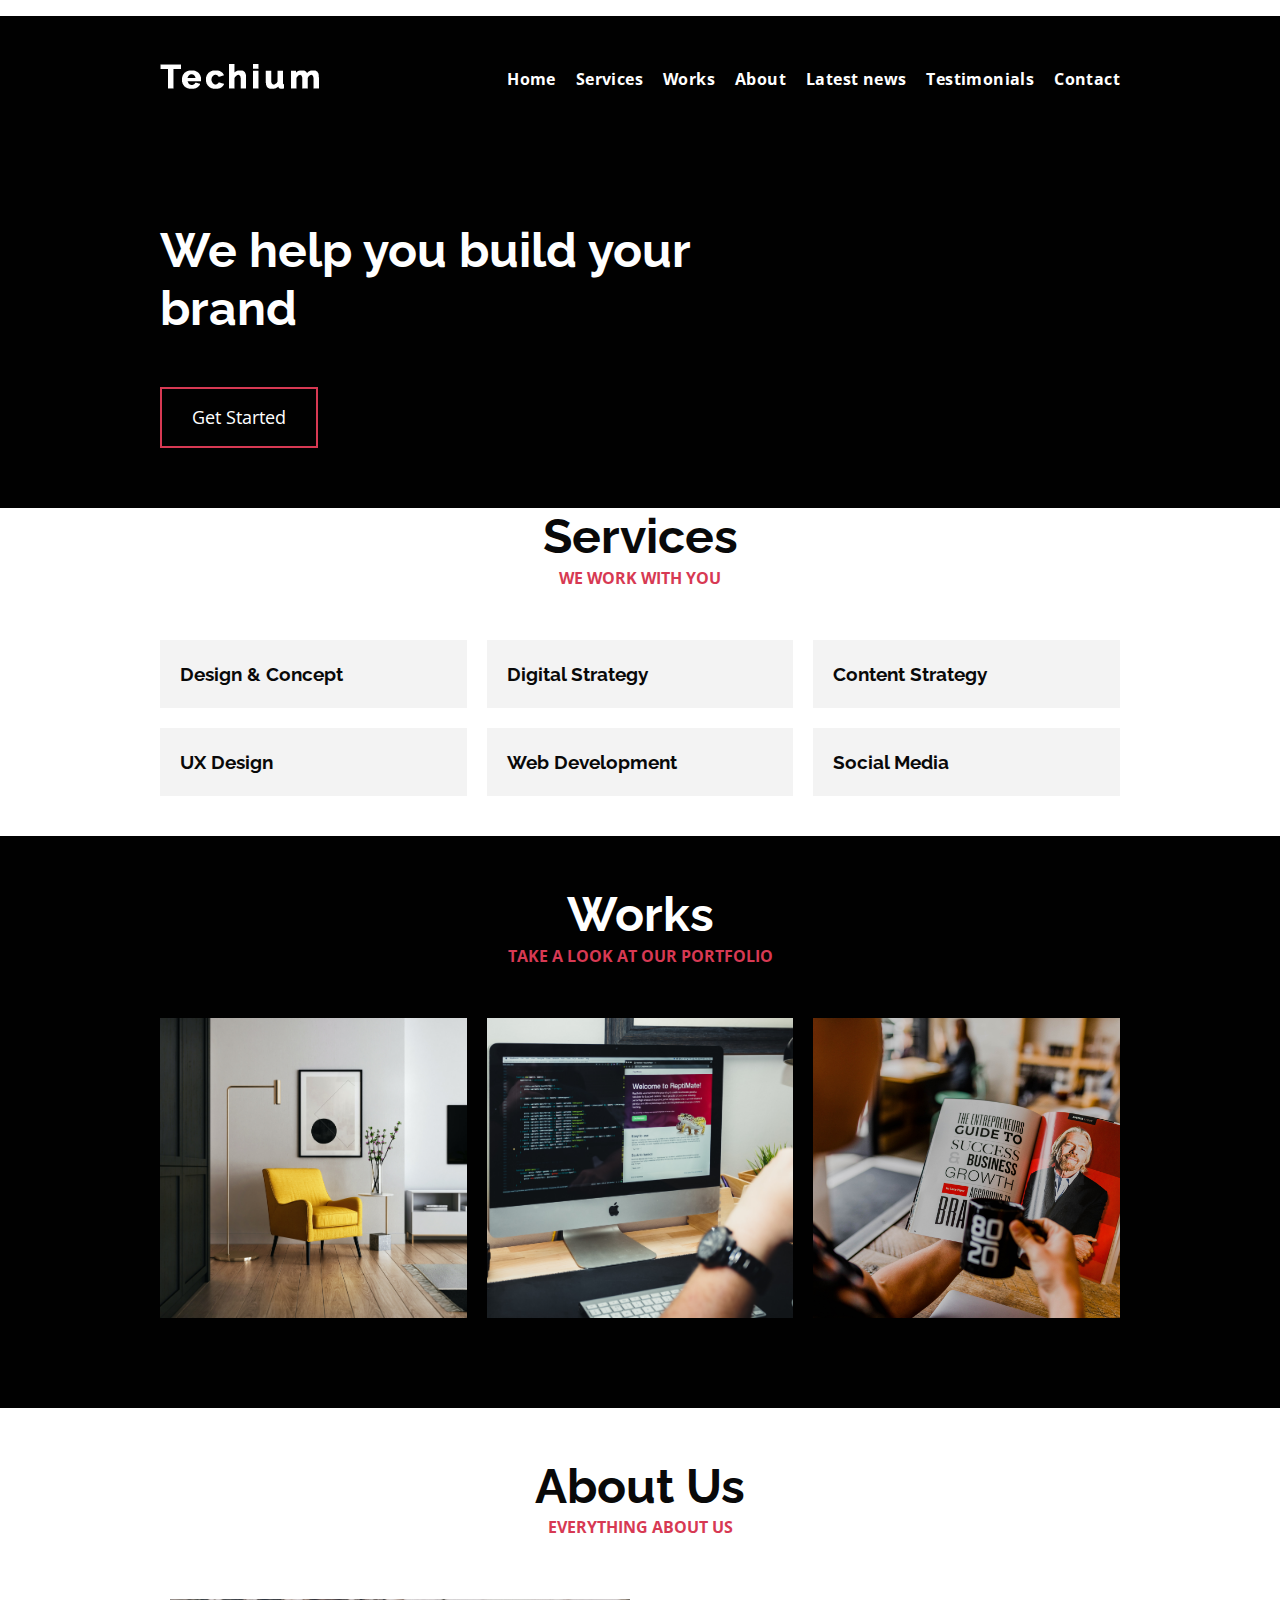
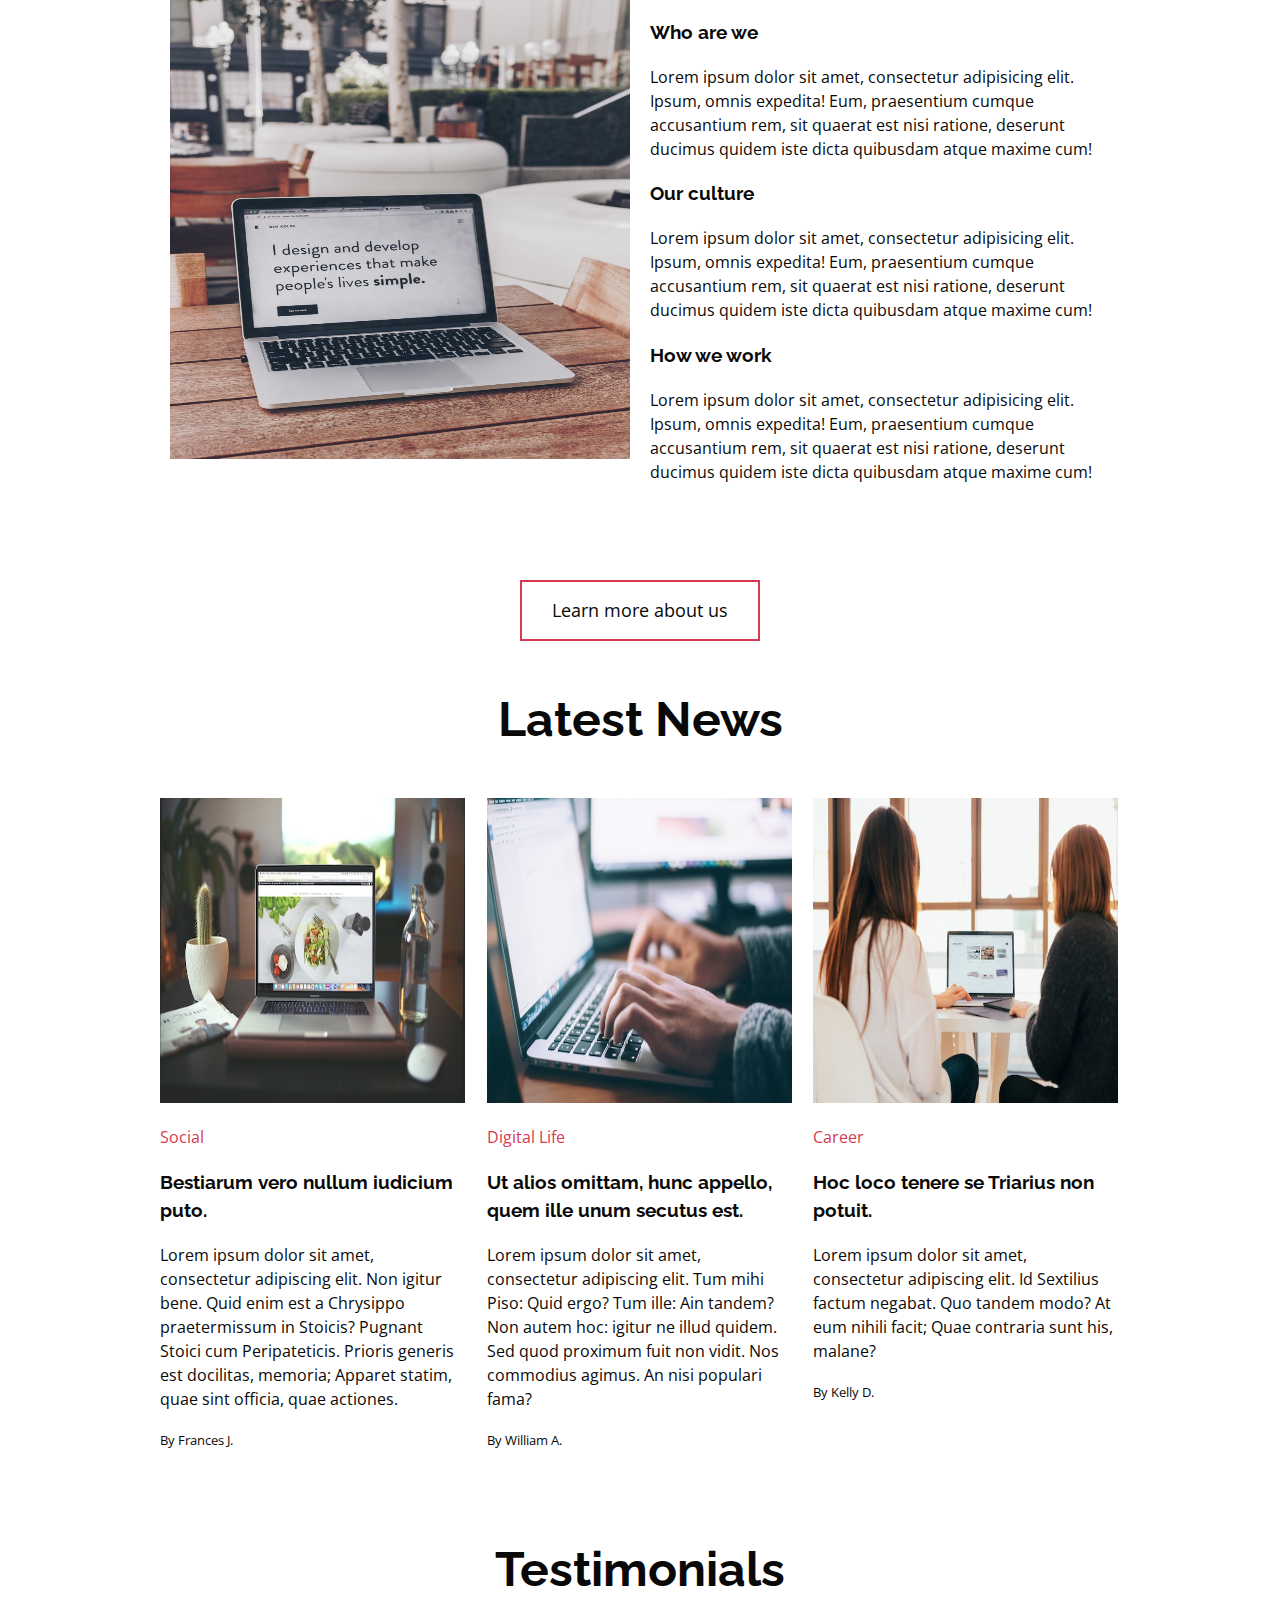
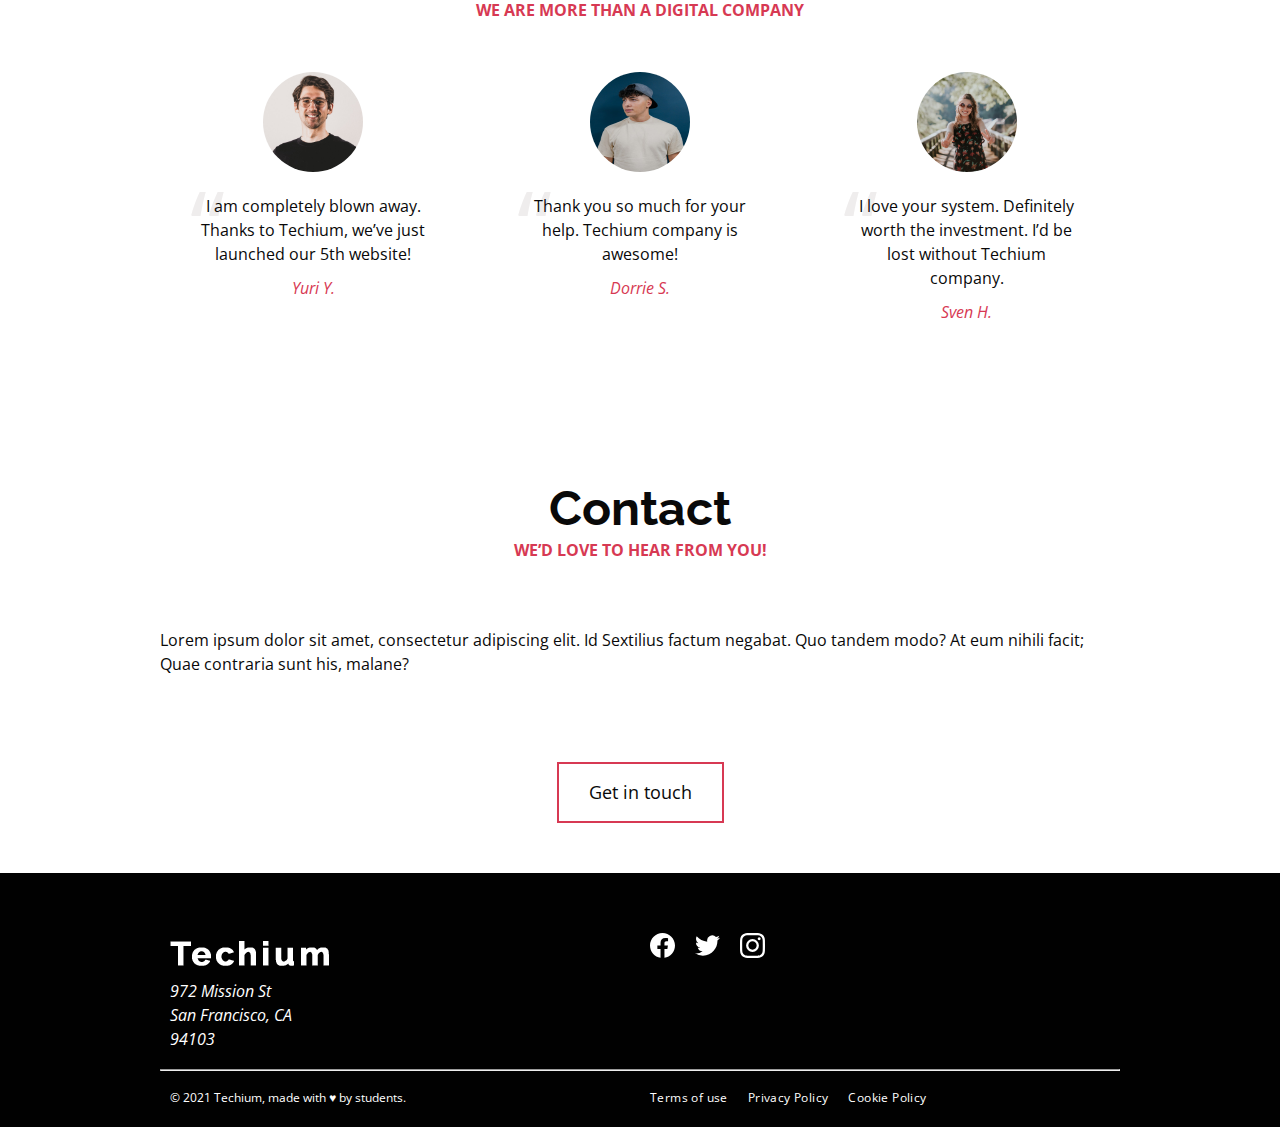
<file: flexbox/7-index.html>
<!DOCTYPE html>
<html lang="en" dir="ltr">
  <head>
    <meta charset="utf-8">
    <meta name="viewport" content="width=device-width, initial-scale=1, viewport-fit=cover">
    <title>Homepage - Techium</title>
    <meta name="description" content="Description of the page less than 150 characters">
    <link rel="icon" type="image/png" href="images/favicon.jpg">
    <link href="https://fonts.googleapis.com/css?family=Open+Sans:400,700|Raleway:700&display=swap" rel="stylesheet"></p>
    <link rel='stylesheet' href='7-styles.css'>
<p></head>
  <body>
    <!– Header –>
    <header class="header" data-section-theme="dark">
      <div class="container">
        <div class="header-container">
          <div class="header-logo">
            <a href="#">
              <img src="images/logo-white.png" alt="Techium logo" width="160" height="40">
            </a>
          </div>
          <nav class="navbar-menu">
            <ul class="nav">
              <li class="nav-item">
                <a href="#" class="nav-link">Home</a>
              </li>
              <li class="nav-item">
                <a href="#services" class="nav-link">Services</a>
              </li>
              <li class="nav-item">
                <a href="#works" class="nav-link">Works</a>
              </li>
              <li class="nav-item">
                <a href="#about" class="nav-link">About</a>
              </li>
              <li class="nav-item">
                <a href="#latest_news" class="nav-link">Latest news</a>
              </li>
              <li class="nav-item">
                <a href="#testimonials" class="nav-link">Testimonials</a>
              </li>
              <li class="nav-item">
                <a href="#contact" class="nav-link">Contact</a>
              </li>
            </ul>
          </nav>
        </div>
      </div>
    </header>
    <!– Main –>
    <main>
      <!– Hero section –>
      <section class="section-hero" data-section-theme="dark">
        <div class="container">
          <div class="section-body">
            <section class="section-inner">
              <h2 class="section-title">We help you build your brand</h2>
              <a href="#" class="button">Get Started</a>
            </section>
          </div>
        </div>
      </section>
      <!– Services section –>
      <section  id="services" class="section-services">
        <div class="container">
          <header class="section-header">
            <h2 class="section-title">Services</h2>
            <p class="section-tagline">We work with you</p>
          </header>
          <div class="section-body">
            <ul class="row">
              <li class="col-1-3">
                <div class="card-services">
                  <h3 class="card-title"><a href="#">Design & Concept</a></h3>
                </div>
              </li>
              <li class="col-1-3">
                <div class="card-services">
                  <h3 class="card-title"><a href="#">Digital Strategy</a></h3>
                </div>
              </li>
              <li class="col-1-3">
                <div class="card-services">
                  <h3 class="card-title"><a href="#">Content Strategy</a></h3>
                </div>
              </li>
              <li class="col-1-3">
                <div class="card-services">
                  <h3 class="card-title"><a href="#">UX Design</a></h3>
                </div>
              </li>
              <li class="col-1-3">
                <div class="card-services">
                  <h3 class="card-title"><a href="#">Web Development</a></h3>
                </div>
              </li>
              <li class="col-1-3">
                <div class="card-services">
                  <h3 class="card-title"><a href="#">Social Media</a></h3>
                </div>
              </li>
            </ul>
          </div>
        </div>
      </section>
      <!– Works section –>
      <section id="works" class="section" data-section-theme="dark" class="section-works">
        <div class="container">
          <header class="section-header">
            <h2 class="section-title">Works</h2>
            <p class="section-tagline">Take a look at our portfolio</p>
          </header>
          <div class="section-body">
            <ul class="row">
              <li class="col-1-3">
                <article class="card-work">
                  <div class="card-outer">
                    <div class="card-image">
                      <img src="images/pic-work-01.jpg" alt="">
                    </div>
                    <div class="card-inner">
                      <h3 class="card-title"><a href="#">Interior Design</a></h3>
                    </div>
                  </div>
                </article>
              </li>
              <li class="col-1-3">
                <article class="card-work">
                  <div class="card-outer">
                    <div class="card-image">
                      <img src="images/pic-work-02.jpg" alt="">
                    </div>
                    <div class="card-inner">
                      <h3 class="card-title"><a href="#">Web Development</a></h3>
                    </div>
                  </div>
                </article>
              </li>
              <li class="col-1-3">
                <article class="card-work">
                  <div class="card-outer">
                    <div class="card-image">
                      <img src="images/pic-work-03.jpg" alt="">
                    </div>
                    <div class="card-inner">
                      <h3 class="card-title"><a href="#">Personal Development</a></h3>
                    </div>
                  </div>
                </article>
              </li>
            </ul>
          </div>
        </div>
      </section>
      <!– About Us section –>
      <section id="about" class="section" class="section-about-us">
        <div class="container">
          <header class="section-header">
            <h2 class="section-title">About Us</h2>
            <p class="section-tagline">Everything about us</p>
          </header>
          <div class="section-body">
            <div class="row">
              <div class="col-1-2">
                <img src="images/pic-about-01.jpg" alt="" width="460" height="460">
              </div>
              <div class="col-1-2">
                <h3>Who are we</h3>
                <p>Lorem ipsum dolor sit amet, consectetur adipisicing elit. Ipsum, omnis expedita! Eum, praesentium cumque accusantium rem, sit quaerat est nisi ratione, deserunt ducimus quidem iste dicta quibusdam atque maxime cum!</p>
                <h3>Our culture</h3>
                <p>Lorem ipsum dolor sit amet, consectetur adipisicing elit. Ipsum, omnis expedita! Eum, praesentium cumque accusantium rem, sit quaerat est nisi ratione, deserunt ducimus quidem iste dicta quibusdam atque maxime cum!</p>
                <h3>How we work</h3>
                <p>Lorem ipsum dolor sit amet, consectetur adipisicing elit. Ipsum, omnis expedita! Eum, praesentium cumque accusantium rem, sit quaerat est nisi ratione, deserunt ducimus quidem iste dicta quibusdam atque maxime cum!</p>
              </div>
            </div>
          </div>
          <div class="section-footer">
            <a href="#" class="button">Learn more about us</a>
          </div>
        </div>
      </section>
      <!– Latest news section –>
      <section id="latest_news" class="section-latest-news">
        <div class="container">
          <header class="section-header">
            <h2 class="section-title">Latest News</h2>
          </header>
          <div class="section-body">
            <ul class="row">
              <li class="col-1-3">
                <article class="card-blog">
                  <div>
                    <img src="images/pic-article-01.jpg" alt="" width="305" height="305">
                  </div>
                  <p class="card-category">Career</p>
                  <h3><a href="#">Hoc loco tenere se Triarius non potuit.</a></h3>
                  <p>Lorem ipsum dolor sit amet, consectetur adipiscing elit. Id Sextilius factum negabat. Quo tandem modo? At eum nihili facit; Quae contraria sunt his, malane?</p>
                  <small>By Kelly D.</small>
                </article>
              </li>
              <li class="col-1-3">
                <article class="card-blog">
                  <div>
                    <img src="images/pic-article-02.jpg" alt="" width="305" height="305">
                  </div>
                  <p class="card-category">Digital Life</p>
                  <h3><a href="#">Ut alios omittam, hunc appello, quem ille unum secutus est.</a></h3>
                  <p>Lorem ipsum dolor sit amet, consectetur adipiscing elit. Tum mihi Piso: Quid ergo? Tum ille: Ain tandem? Non autem hoc: igitur ne illud quidem. Sed quod proximum fuit non vidit. Nos commodius agimus. An nisi populari fama?</p>
                  <small>By William A.</small>
                </article>
              </li>
              <li class="col-1-3">
                <article class="card-blog">
                  <div>
                    <img src="images/pic-article-03.jpg" alt="" width="305" height="305">
                  </div>
                  <p class="card-category">Social</p>
                  <h3><a href="#">Bestiarum vero nullum iudicium puto.</a></h3>
                  <p>Lorem ipsum dolor sit amet, consectetur adipiscing elit. Non igitur bene. Quid enim est a Chrysippo praetermissum in Stoicis? Pugnant Stoici cum Peripateticis. Prioris generis est docilitas, memoria; Apparet statim, quae sint officia, quae actiones.</p>
                  <small>By Frances J.</small>
                </article>
              </li>
            </ul>
          </div>
        </div>
      </section>
      <!– Testimonials section –>
      <section id="testimonial" class="section" class="section-testimonial">
        <div class="container">
          <header class="section-header">
            <h2 class="section-title">Testimonials</h2>
            <p class="section-tagline">We are more than a digital company</p>
          </header>
          <div class="section-body">
            <ul class="row">
              <li class="col-1-3">
                <article class="card-testimonial">
                  <img src="images/pic-person-01.jpg" alt="Yuri Y. avatar" width="100" height="100" class="card-avatar">
                  <blockquote class="card-quote">
                    <p>I am completely blown away. Thanks to Techium, we’ve just launched our 5th website!
                      <cite>Yuri Y.</cite>
                    </p>
                  </blockquote>
                </article>
              </li>
              <li class="col-1-3">
                <article class="card-testimonial">
                  <img src="images/pic-person-02.jpg" alt="Dorrie S. avatar" width="100" height="100" class="card-avatar">
                  <blockquote class="card-quote">
                    <p>Thank you so much for your help. Techium company is awesome!
                      <cite>Dorrie S.</cite>
                    </p>
                  </blockquote>
                </article>
              </li>
              <li class="col-1-3">
                <article class="card-testimonial">
                  <img src="images/pic-person-03.jpg" alt="Sven H. avatar" width="100" height="100" class="card-avatar">
                  <blockquote class="card-quote">
                    <p>I love your system. Definitely worth the investment. I’d be lost without Techium company.
                      <cite>Sven H.</cite>
                    </p>
                  </blockquote>
                </article>
              </li>
            </ul>
          </div>
        </div>
      </section>
      <!– Contact section –>
      <section id="contact" class="section" class="section-contact">
        <div class="container">
          <header class="section-header">
            <h2 class="section-title">Contact</h2>
            <p class="section-tagline">We’d love to hear from you!</p>
          </header>
          <div class="section-body">
            <p>Lorem ipsum dolor sit amet, consectetur adipiscing elit. Id Sextilius factum negabat. Quo tandem modo? At eum nihili facit; Quae contraria sunt his, malane?</p>
          </div>
          <div class="section-footer">
            <a href="#" class="button">Get in touch</a>
          </div>
        </div>
      </section>
    </main>
    <!– Footer –>
    <footer class="footer" data-section-theme="dark">
      <div  class="container">
        <div class="row">
          <div class="col-1-2">
            <img src="images/logo-white.png" alt="Techium logo" width="160" height="40">
            <address class="footer-address">
              972 Mission St<br>
              San Francisco, CA<br>
              94103
            </address>
          </div>
          <div class="col-1-2">
            <ul class="social nav">
              <li class="social-item nav-item">
                <a href="https://www.facebook.com" class="social-link">
                  <svg viewbox="0 0 24 24" xmlns="http://www.w3.org/2000/svg" width="25" height="25">
                    <title>
                      Facebook icon
                    </title>
                    <path d="M23.998 12c0-6.628-5.372-12-11.999-12C5.372 0 0 5.372 0 12c0 5.988 4.388 10.952 10.124 11.852v-8.384H7.078v-3.469h3.046V9.356c0-3.008 1.792-4.669 4.532-4.669 1.313 0 2.686.234 2.686.234v2.953H15.83c-1.49 0-1.955.925-1.955 1.874V12h3.328l-.532 3.469h-2.796v8.384c5.736-.9 10.124-5.864 10.124-11.853z"/>
                  </svg>
                </a>
              </li>
              <li class="social-item nav-item">
                <a href="https://twitter.com" class="social-link">
                  <svg viewbox="0 0 24 24" xmlns="http://www.w3.org/2000/svg" width="25" height="25">
                    <title>
                      Twitter icon
                    </title>
                    <path d="M23.954 4.569a10 10 0 0 1-2.825.775 4.958 4.958 0 0 0 2.163-2.723c-.951.555-2.005.959-3.127 1.184a4.92 4.92 0 0 0-8.384 4.482C7.691 8.094 4.066 6.13 1.64 3.161a4.822 4.822 0 0 0-.666 2.475c0 1.71.87 3.213 2.188 4.096a4.904 4.904 0 0 1-2.228-.616v.061a4.923 4.923 0 0 0 3.946 4.827 4.996 4.996 0 0 1-2.212.085 4.937 4.937 0 0 0 4.604 3.417 9.868 9.868 0 0 1-6.102 2.105c-.39 0-.779-.023-1.17-.067a13.995 13.995 0 0 0 7.557 2.209c9.054 0 13.999-7.496 13.999-13.986 0-.209 0-.42-.015-.63a9.936 9.936 0 0 0 2.46-2.548l-.047-.02z"/>
                  </svg>
                </a>
              </li>
              <li class="social-item nav-item">
                <a href="https://www.instagram.com" class="social-link">
                  <svg viewbox="0 0 24 24" xmlns="http://www.w3.org/2000/svg" width="25" height="25">
                    <title>
                      Instagram icon
                    </title>
                    <path d="M12 0C8.74 0 8.333.015 7.053.072 5.775.132 4.905.333 4.14.63c-.789.306-1.459.717-2.126 1.384S.935 3.35.63 4.14C.333 4.905.131 5.775.072 7.053.012 8.333 0 8.74 0 12s.015 3.667.072 4.947c.06 1.277.261 2.148.558 2.913a5.885 5.885 0 0 0 1.384 2.126A5.868 5.868 0 0 0 4.14 23.37c.766.296 1.636.499 2.913.558C8.333 23.988 8.74 24 12 24s3.667-.015 4.947-.072c1.277-.06 2.148-.262 2.913-.558a5.898 5.898 0 0 0 2.126-1.384 5.86 5.86 0 0 0 1.384-2.126c.296-.765.499-1.636.558-2.913.06-1.28.072-1.687.072-4.947s-.015-3.667-.072-4.947c-.06-1.277-.262-2.149-.558-2.913a5.89 5.89 0 0 0-1.384-2.126A5.847 5.847 0 0 0 19.86.63c-.765-.297-1.636-.499-2.913-.558C15.667.012 15.26 0 12 0zm0 2.16c3.203 0 3.585.016 4.85.071 1.17.055 1.805.249 2.227.415.562.217.96.477 1.382.896.419.42.679.819.896 1.381.164.422.36 1.057.413 2.227.057 1.266.07 1.646.07 4.85s-.015 3.585-.074 4.85c-.061 1.17-.256 1.805-.421 2.227a3.81 3.81 0 0 1-.899 1.382 3.744 3.744 0 0 1-1.38.896c-.42.164-1.065.36-2.235.413-1.274.057-1.649.07-4.859.07-3.211 0-3.586-.015-4.859-.074-1.171-.061-1.816-.256-2.236-.421a3.716 3.716 0 0 1-1.379-.899 3.644 3.644 0 0 1-.9-1.38c-.165-.42-.359-1.065-.42-2.235-.045-1.26-.061-1.649-.061-4.844 0-3.196.016-3.586.061-4.861.061-1.17.255-1.814.42-2.234.21-.57.479-.96.9-1.381.419-.419.81-.689 1.379-.898.42-.166 1.051-.361 2.221-.421 1.275-.045 1.65-.06 4.859-.06l.045.03zm0 3.678a6.162 6.162 0 1 0 0 12.324 6.162 6.162 0 1 0 0-12.324zM12 16c-2.21 0-4-1.79-4-4s1.79-4 4-4 4 1.79 4 4-1.79 4-4 4zm7.846-10.405a1.441 1.441 0 0 1-2.88 0 1.44 1.44 0 0 1 2.88 0z"/>
                  </svg>
                </a>
              </li>
            </ul>
          </div>
        </div>
        <hr>
        <div class="row">
          <div class="col-1-2">
            <p class="footer-copyright">© 2021 Techium, made with ♥ by students.</p>
          </div>
          <div class="col-1-2">
            <ul class="footer-nav nav">
              <li class="footer-nav-item nav-item">
                <a href="#" class="footer-nav-link">Terms of use</a>
              </li>
              <li class="footer-nav-item nav-item">
                <a href="#" class="footer-nav-link">Privacy Policy</a>
              </li>
              <li class="footer-nav-item nav-item">
                <a href="#" class="footer-nav-link">Cookie Policy</a>
              </li>
            </ul>
          </div>
        </div>
      </div>
    </footer>
  </body>
</html>
</file>
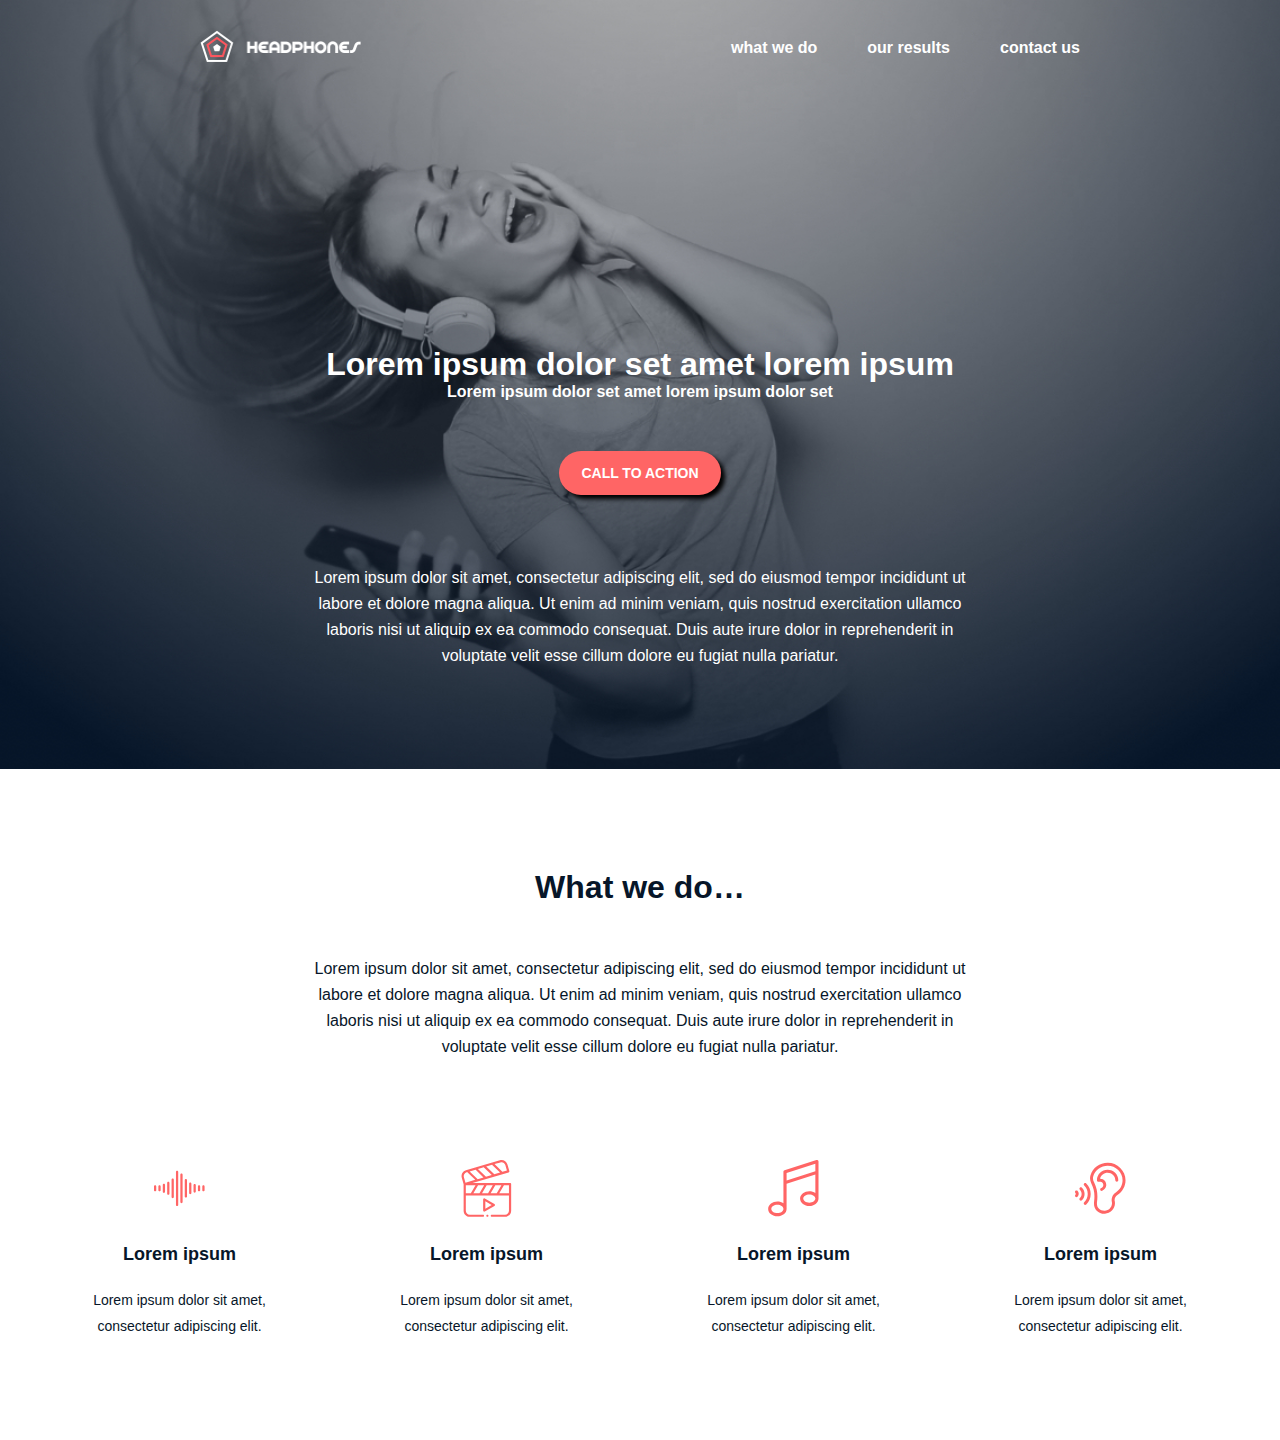
<file: headphones/1-index.html>
<!DOCTYPE html>
<html lang="en">
<head>
    <meta charset="UTF-8">
    <meta name="viewport" content="width=device-width, initial-scale=1.0">
    <title>headphones</title>
    <link rel="stylesheet" href="./1-styles.css">
</head>
<body>
    <!-- HEADER -->
    <header>
        <div class="head">
            <img id="header-logo" src="./images/header.svg" alt="logo">
            <a href="#"><img id="logo" src="./images/logo_headphones.png" alt="logo"></a>
            <ul>
                <li><a href="#">what we do</a></li>
                <li><a href="#">our results</a></li>
                <li><a href="#">contact us</a></li>
            </ul>
        </div>
    </header>
    <!-- END HEADER -->

    <!-- MAIN -->
    <main>

        <!-- SECTION1 -->
        <section class="section" id="section1">
                <h1>Lorem ipsum dolor set amet lorem ipsum</h1>
                <p>Lorem ipsum dolor set amet lorem ipsum dolor set</p>
                <button>CALL TO ACTION</button>
                <p>Lorem ipsum dolor sit amet, consectetur adipiscing elit, sed do eiusmod tempor incididunt ut <br> labore et dolore magna aliqua. Ut enim ad minim veniam, quis nostrud exercitation ullamco <br> laboris nisi ut aliquip ex ea commodo consequat. Duis aute irure dolor in reprehenderit in <br> voluptate velit esse cillum dolore eu fugiat nulla pariatur.</p>
        </section>
        <!-- END SECTION1 -->

        <!-- SECTION2 -->
        <section class="section" id="section2">
            <div class="we-do">
                <h2>What we do…</h2>
                <p>Lorem ipsum dolor sit amet, consectetur adipiscing elit, sed do eiusmod tempor incididunt ut <br> labore et dolore magna aliqua. Ut enim ad minim veniam, quis nostrud exercitation ullamco <br> laboris nisi ut aliquip ex ea commodo consequat. Duis aute irure dolor in reprehenderit in <br> voluptate velit esse cillum dolore eu fugiat nulla pariatur.</p>
            </div>
            <div class="music">
                <div>
                    <img src="./images/sound-frecuency.svg" alt="sound">
                    <h3>Lorem ipsum</h3>
                    <p>Lorem ipsum dolor sit amet, consectetur adipiscing elit.</p>
                </div>
                <div>
                    <img src="./images/video.svg" alt="video">
                    <h3>Lorem ipsum</h3>
                    <p>Lorem ipsum dolor sit amet, consectetur adipiscing elit.</p>
                </div>
                <div>
                    <img src="./images/music.svg" alt="music">
                    <h3>Lorem ipsum</h3>
                    <p>Lorem ipsum dolor sit amet, consectetur adipiscing elit.</p>
                </div>
                <div>
                    <img src="./images/hearing.svg" alt="hearing">
                    <h3>Lorem ipsum</h3>
                    <p>Lorem ipsum dolor sit amet, consectetur adipiscing elit.</p>
                </div>
            </div>
        </section>
        <!-- END SECTION2 -->
    </main>
</body>
</html>
</file>
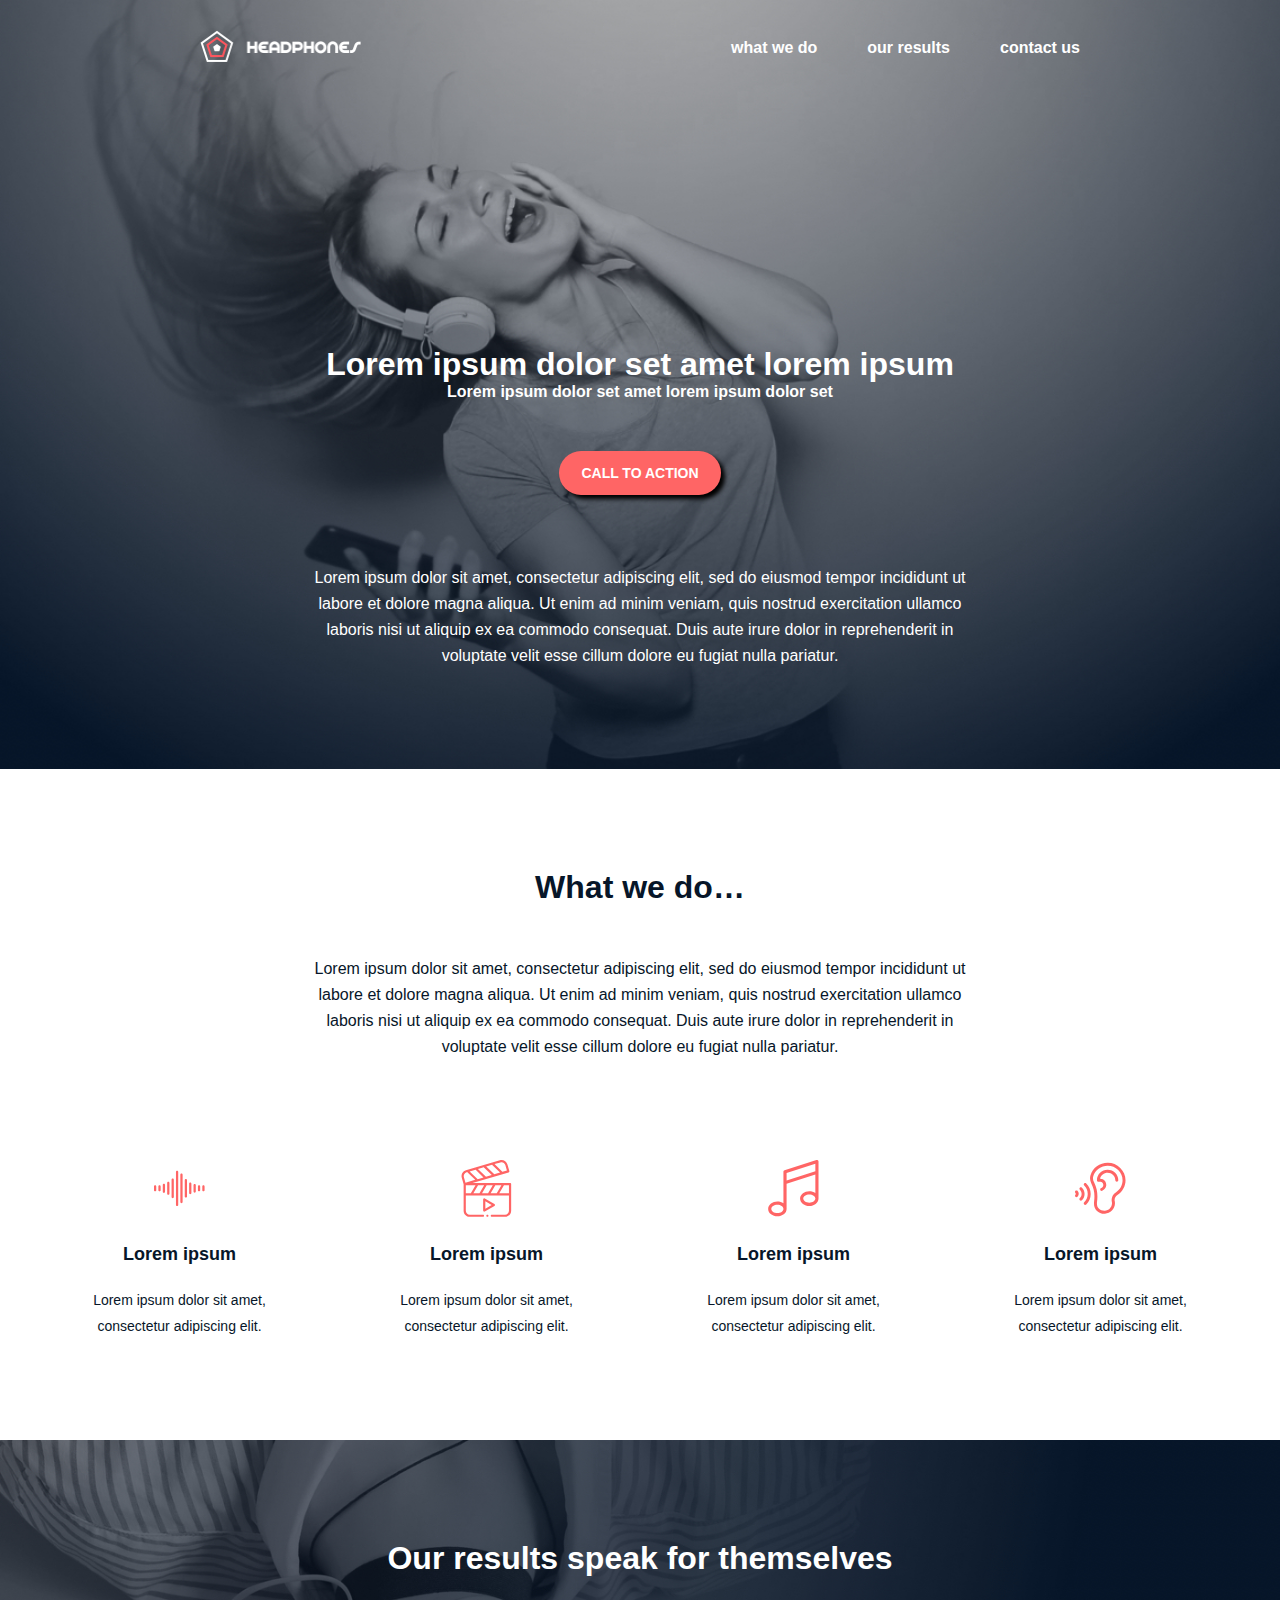
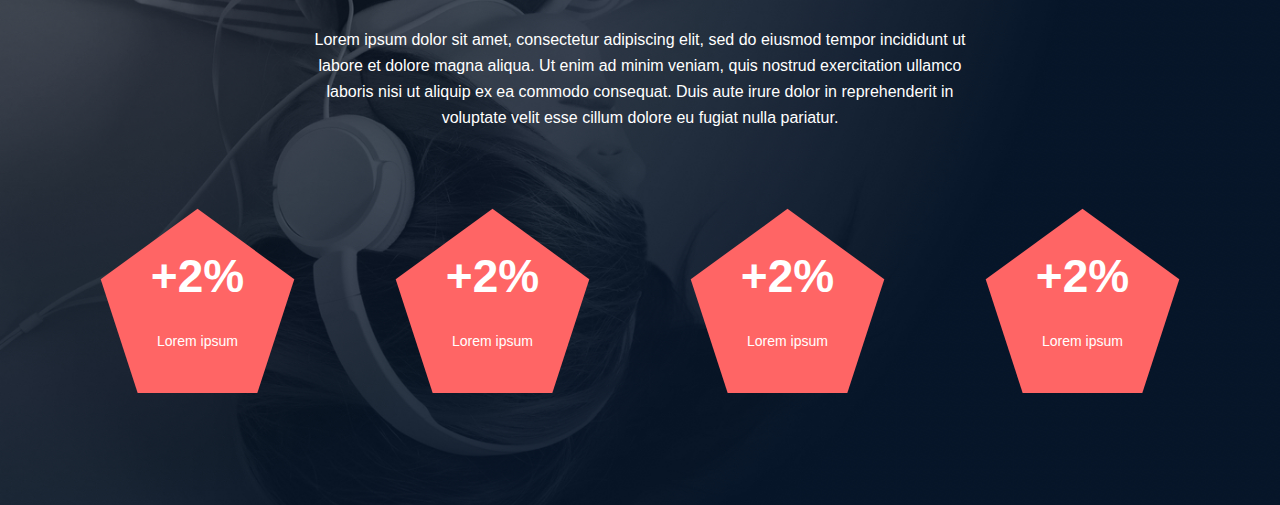
<file: headphones/2-index.html>
<!DOCTYPE html>
<html lang="en">
<head>
    <meta charset="UTF-8">
    <meta name="viewport" content="width=device-width, initial-scale=1.0">
    <title>headphones</title>
    <link rel="stylesheet" href="./2-styles.css">
</head>
<body>
    <!-- HEADER -->
    <header>
        <div class="head">
            <img id="header-logo" src="./images/header.svg" alt="logo">
            <a href="#"><img id="logo" src="./images/logo_headphones.png" alt="logo"></a>
            <ul>
                <li><a href="#">what we do</a></li>
                <li><a href="#">our results</a></li>
                <li><a href="#">contact us</a></li>
            </ul>
        </div>
    </header>
    <!-- END HEADER -->

    <!-- MAIN -->
    <main>

        <!-- SECTION1 -->
        <section class="section" id="section1">
                <h1>Lorem ipsum dolor set amet lorem ipsum</h1>
                <p>Lorem ipsum dolor set amet lorem ipsum dolor set</p>
                <button>CALL TO ACTION</button>
                <p>Lorem ipsum dolor sit amet, consectetur adipiscing elit, sed do eiusmod tempor incididunt ut <br> labore et dolore magna aliqua. Ut enim ad minim veniam, quis nostrud exercitation ullamco <br> laboris nisi ut aliquip ex ea commodo consequat. Duis aute irure dolor in reprehenderit in <br> voluptate velit esse cillum dolore eu fugiat nulla pariatur.</p>
        </section>
        <!-- END SECTION1 -->

        <!-- SECTION2 -->
        <section class="section" id="section2">
            <div class="we-do">
                <h2>What we do…</h2>
                <p>Lorem ipsum dolor sit amet, consectetur adipiscing elit, sed do eiusmod tempor incididunt ut <br> labore et dolore magna aliqua. Ut enim ad minim veniam, quis nostrud exercitation ullamco <br> laboris nisi ut aliquip ex ea commodo consequat. Duis aute irure dolor in reprehenderit in <br> voluptate velit esse cillum dolore eu fugiat nulla pariatur.</p>
            </div>
            <div class="music">
                <div>
                    <img src="./images/sound-frecuency.svg" alt="sound">
                    <h3>Lorem ipsum</h3>
                    <p>Lorem ipsum dolor sit amet, consectetur adipiscing elit.</p>
                </div>
                <div>
                    <img src="./images/video.svg" alt="video">
                    <h3>Lorem ipsum</h3>
                    <p>Lorem ipsum dolor sit amet, consectetur adipiscing elit.</p>
                </div>
                <div>
                    <img src="./images/music.svg" alt="music">
                    <h3>Lorem ipsum</h3>
                    <p>Lorem ipsum dolor sit amet, consectetur adipiscing elit.</p>
                </div>
                <div>
                    <img src="./images/hearing.svg" alt="hearing">
                    <h3>Lorem ipsum</h3>
                    <p>Lorem ipsum dolor sit amet, consectetur adipiscing elit.</p>
                </div>
            </div>
        </section>
        <!-- END SECTION2 -->

        <!-- SECTION3 -->
        <section class="section" id="section3">
            <div>
                <h2>Our results speak for themselves</h2>
                <p>Lorem ipsum dolor sit amet, consectetur adipiscing elit, sed do eiusmod tempor incididunt ut <br> labore et dolore magna aliqua. Ut enim ad minim veniam, quis nostrud exercitation ullamco <br> laboris nisi ut aliquip ex ea commodo consequat. Duis aute irure dolor in reprehenderit in <br> voluptate velit esse cillum dolore eu fugiat nulla pariatur.</p>
            </div>
            <div id="polygon">
                <div style="position: relative;text-align: center;color: white;">
                    <img src="./images/Polygon.svg" alt="Snow" style="width:100%;">
                    <div style="position: absolute;top: 50%;left: 50%;transform: translate(-50%, -50%);font-size: 46px;font-weight: 700;">+2% <br><span id="polygon-span">Lorem ipsum</span></div>
                </div>
                <div style="position: relative;text-align: center;color: white;">
                    <img src="./images/Polygon.svg" alt="Snow" style="width:100%;">
                    <div style="position: absolute;top: 50%;left: 50%;transform: translate(-50%, -50%);font-size: 46px;font-weight: 700;">+2% <br><span id="polygon-span">Lorem ipsum</span></div>
                </div>
                <div style="position: relative;text-align: center;color: white;">
                    <img src="./images/Polygon.svg" alt="Snow" style="width:100%;">
                    <div style="position: absolute;top: 50%;left: 50%;transform: translate(-50%, -50%);font-size: 46px;font-weight: 700;">+2% <br><span id="polygon-span">Lorem ipsum</span></div>
                </div>
                <div style="position: relative;text-align: center;color: white;">
                    <img src="./images/Polygon.svg" alt="Snow" style="width:100%;">
                    <div style="position: absolute;top: 50%;left: 50%;transform: translate(-50%, -50%);font-size: 46px;font-weight: 700;">+2% <br><span id="polygon-span">Lorem ipsum</span></div>
                </div>
            </div>
        </section>
        <!-- END SECTION3 -->
    </main>
</body>
</html>
</file>
<file: css_advanced/styles.css>
* {
    margin: 0;
    padding: 0;
}
body {
    background-image:url("images/background.png");
    background-attachment:fixed;
    background-position:top;
    background-size: cover;
    background-repeat: no-repeat;
}
section {
    align-items: center;
    text-align: center;
}
a{
    text-decoration: none;
}
button:hover {
    cursor: pointer;
    opacity: .9;
}

/* HEADER========================== */
header {
    padding:30px 200px;
    display: flex;
    justify-content: space-between;
    align-items: center;
}
header .navbar {
    display: flex;
    justify-content: center;
    align-items: center;
    gap: 50px;
}
header .navbar a {
    color: #FFF;
    font-size: 12px;
    font-weight: 700;
}
header .navbar a:hover {
    color: #C271FF;
}

/* FIRST SECTION========================== */
.first {
    padding: 100px;
}
.first div h1 {
    color: #FFF;
    font-size: 120px;
    font-weight: 700;
}
.first div h1+p {
    word-spacing: 60px;
    color: #FFF;
    font-size: 16px;
    font-weight: 700;
    margin-bottom: 50px;
}
.first div button {
    width: 170px;
    height: 44px;
    border-radius: 22px;
    background: #C271FF;
    border: none;
    box-shadow: 4px 4px 4px black;
    color: #FFF;
    font-size: 14px;
    font-weight: 400;
    padding: 10px;
    margin-bottom: 200px;
}
.first div span {
    color: #C271FF;
    font-size: 32px;
    font-weight: 700;
}
.first div h2 {
    color: #FFF;
    font-size: 32px;
    font-weight: 300;
    margin-bottom: 80px;
}
.first .visitors {
    display: flex;
    align-items: center;
    justify-content: center;
    gap: 150px;
}
.first .visitors img {
    width: 150px;
    height: 150px;
    border-radius: 100%;
    margin-bottom: 10px;
}
.first .visitors div h3 {
    color: #FFF;
    font-size: 18px;
    font-weight: 900;
    line-height: 27px; 
}
.first .visitors div p {
    color: #FFF;
    font-size: 16px;
    font-style: italic;
    font-weight: 100;
    line-height: 24px;
}

/* SECOND SECTION========================== */
.second {
    padding: 100px;
    background: #C271FF;
}
.second .quote {
    display: flex;
    justify-content: center;
    align-items: center;
    gap: 50px;
}
.second #content{
    display: flex;
    flex-direction: column;
    justify-content: center;
    align-items: start;
}
.second .quote div blockquote {
    color: #FFF;
    font-size: 22px;
    font-weight: 100;
    line-height: 33.6px;
    margin-bottom:30px ;
}
.second .quote div blockquote+p {
    color: #FFF;
    font-size: 22px;
    font-weight: 700;
    line-height: 33.6px;
}
.second .quote div blockquote+p+p {
    color: #FFF;
    font-size: 22px;
    font-style: italic;
    font-weight: 400;
    line-height: 33.6px;
}

/* THIRD SECTION========================== */
.videos-list {
    padding: 100px;
    background: #fff;
}
.videos-list h1 {
    color: #071629;
    font-size: 32px;
    font-weight: 300;
    margin-bottom: 60px;
}
.videos-list h1 span {
    color: #C271FF;
    font-size: 32px;
    font-weight: 700;
}
.videos-list .videos {
    display: flex;
    justify-content: center;
    align-items: center;
    gap: 50px;
}
.video {
    text-align: start;
}
.video h2 {
    color: #071629;
    font-size: 16px;
    font-weight: 700;
    margin: 10px 0px;
}
.video h2+p {
    color: rgba(7, 22, 41, 0.50);
    font-size: 14px;
    font-weight: 400;
    line-height: 24px;
    margin-bottom: 10px;
}
.video .ph {
    display: flex;
    align-items: center;
    gap: 10px;
    margin-bottom: 10px;
    color: #C271FF;
}
.ph img {
    width: 30px;
    height: 30px;
    border-radius: 100%;
}
.ph h3 {
    color: #C271FF;
    font-size: 14px;
    font-weight: 600;
    line-height: 27px;
}
.video .rate {
    display: flex;
    align-items: center;
    gap: 100px;
    color: #C271FF;
}
.rate p {
    color: #C271FF;
    font-size: 14px;
    font-weight: 600;
    line-height: 27px;
}

/* FOURTH SECTION========================== */
.membership{
    padding-top: 100px;
    padding-bottom: 50px;
    background: #071629;
}
.membership h1 {
    color: #FFF;
    font-size: 32px;
    font-weight: 300;
}
.membership h1 span {
    color: #C271FF;
    font-size: 32px;
    font-weight: 700;
}
.membership #smiles {
    margin-top: 80px;
    display: flex;
    justify-content: center;
    align-items: center;
    gap: 120px;
}
.membership button {
    width: 170px;
    height: 44px;
    border-radius: 22px;
    background: #C271FF;
    border: none;
    margin-top: 100px;
    color: #FFF;
    font-size: 12px;
    font-weight: 600;
    padding: 10px;
    box-shadow: 4px 4px 4px black;
}
#smiles h2 {
    color: #FFF;
    font-size: 18px;
    font-weight: 600;
    line-height: 26px;
    margin-top: 20px;
}
#smiles p {
    color: #FFF;
    font-size: 14px;
    font-weight: 400;
    line-height: 26px;
    margin-top: 10px;
}

/* FIFTH SECTION========================== */
.FAQ {
    padding-top: 100px;
    padding-bottom: 50px;
    background: #fff;
}
.FAQ h1 {
    color: #071629;
    font-size: 60px;
    font-weight: 300;
    margin-bottom: 50px;
}
.FAQ .faq {
    text-align: start;
    display: flex;
    justify-content: center;
    align-items: center;
    gap: 100px;
    margin-bottom: 50px;
}
.faq h2 {
    color: #071629;
    font-size: 16px;
    font-weight: 700;
    margin-bottom: 20px;
}
.faq p {
    color: rgba(7, 22, 41, 0.50);
    font-size: 14px;
    font-weight: 400;
    line-height: 24px;
}

/* FOOTER========================== */
.foot {
    padding-top: 100px;
    padding-bottom: 30px;
    background: #071629;
   
}
.foot div {
    display: flex;
    justify-content: space-around;
    align-items: center;
    margin-bottom: 50px;
    gap: 10px;
}
.foot p {

    color: #FFF;
    font-size: 12px;
    font-weight: 400;
    opacity: 0.3517;
    text-align: center;
}

/* ============== RESPONSIVE ============ */
@media (min-width:0px) and (max-width:480px) {
    header .navbar {
        display: none;
    }
    header {
        padding:30px 90px;
    }
    .first .title h1 {
        text-align: center;
        font-size: 30px;
        width: auto;
    }
    .first .title p {
        word-spacing:8px;
    }
    .quote {
        padding:30px 20px;
        flex-wrap: wrap;
        width: auto;
    }
    .visitors {
        padding:30px 20px;
        flex-wrap: wrap;
        width: auto;
    }
    .videos {
        padding:30px 20px;
        flex-wrap: wrap;
        width: auto;
    }
    #smiles {
        padding:30px 20px;
        flex-wrap: wrap;
        width: auto;
    }
    .faq {
        padding:30px 20px;
        flex-wrap: wrap;
        width: auto;
    }
    .foot div {
        flex-direction: column;
        width: auto;
        gap: 30px; 
    }
}

@media (min-width:481px) and (max-width:1050px) {
    header .navbar {
        display: none;
    }
    header {
        padding:30px;
    }
    .first .title p {
        word-spacing:8px;
    }
    .quote {
        padding:30px 20px;
        flex-wrap: wrap;
        width: auto;
    }
    .visitors {
        padding:30px 20px;
        flex-wrap: wrap;
        width: auto;
    }
    .videos {
        padding:30px 20px;
        flex-wrap: wrap;
        width: auto;
    }
    #smiles {
        padding:30px 20px;
        flex-wrap: wrap;
        width: auto;
    }
    .faq {
        padding:30px 20px;
        flex-wrap: wrap;
        width: auto;
    }
}
/* ============== END RESPONSIVE ============ */
</file>
<file: css_basic/base.css>
/* Importing webfonts */
/* (If you're learning CSS, you should disregard that) */

@import url(https://fonts.googleapis.com/css?family=Yeseva+One);
@import url(https://fonts.googleapis.com/css?family=Josefin+Sans:400,700,700italic,400italic);


/* CSS reset rules */

html, body {
	height: 100%;
	min-height: 100%;
}
html, body, div, span, applet, object, iframe,
h1, h2, h3, h4, h5, h6, p, blockquote, pre,
a, abbr, acronym, address, big, cite, code,
del, dfn, img, ins, kbd, q, s, samp,
small, strike, sub, sup, tt, var,
b, u, i, center,
dl, dt, dd,
fieldset, form, label, legend,
table, caption, tbody, tfoot, thead, tr, th, td,
article, aside, canvas, details, embed, 
figure, figcaption, footer, header, hgroup, 
menu, nav, output, ruby, section, summary,
time, mark, audio, video {
	margin: 0;
	padding: 0;
	border: 0;
	font-size: 100%;
	font: inherit;
	vertical-align: baseline;
}
/* HTML5 display-role reset for older browsers */
article, aside, details, figcaption, figure, 
footer, header, hgroup, menu, nav, section {
	display: block;
}
body {
	line-height: 1;
}
blockquote, q {
	quotes: none;
}
blockquote:before, blockquote:after,
q:before, q:after {
	content: '';
	content: none;
}
table {
	border-collapse: collapse;
	border-spacing: 0;
}


/* Fonts and colors */

body {
	font-family: 'Josefin Sans', serif;
	color: rgba(0, 0, 0, 0.8);
}
h1, h2, h3, h4, h5, h6, header {
	font-family: 'Yeseva One', sans-serif;
}
article {
}
header {
	border-bottom: 1px solid rgb(221,221,221);
	transition: border-bottom-color 1s ease;
}
header a {
	color: rgba(0, 0, 0, 0.8);
}
aside {
	background: #FAFAFA;
}
aside p {
	border: 1px solid #bbb;
	background: #ddd;
	color: black;
}
footer a {
	color: rgba(0, 0, 0, 0.8);
}
a {
	color: #F80002;
}


/* Positioning and margins */

@media (min-width: 1100px) {
	body {
		width: 1100px;
		margin: 0 auto;
	}
}

article {
	padding: 50px 15px;
}
article > *:first-child {
	margin-top: 0;
}
aside {
	padding: 50px 15px;
}
header .right {
	float: right;
	margin: 0 10px 15px;
}


/* Header */
header {
	padding: 20px 0;
	height: 80px;
}
header ul {
	list-style: none;
	margin: 0;
	padding: 0;
}
header li {
	display: inline;
	vertical-align:middle;
}
header li:first-child {
	margin: 0;
}
header li a {
	margin: 0 10px;
}
header li.logo {
	font-size: 36px;
}
header a {
	text-decoration: none;
}


/* Aside */

aside p {
	border-radius: 10px;
	padding: 20px 20px;
}


/* Footer */

footer {
	padding: 5px 15px;
	height: 80px;
}


/* Text styles and margins */

p {
	margin-bottom: 15px;
}
h1 {
	font-size: 36px;
	margin: 40px 0 20px;
}
h2 {
	font-size: 32px;
	margin: 30px 0 15px;
}
h3 {
	font-size: 28px;
	margin: 25px 0 10px;
}
h4 {
	font-size: 20px;
	font-weight: bold;
	margin: 20px 0 10px;
}
h5 {
	font-size: 18px;
	font-weight: bold;
	margin: 15px 0 10px;
}
h6 {
	font-weight: bold;
	margin: 5px 0;
}

@media (max-width: 800px) {
  body.works_on_smartphone {
  	display: block;
  }
  body.works_on_smartphone main {
  	display: block;
  }
  header .right {
  	float: none;
  }
}
</file>
<file: css_basic/styles.css>
body {
    display: flex;
    flex-direction: column;
    color: black;
    background-color: white;
}

header {
    display: flex;
    background-color: skyblue;
    border: 1px solid;
}

main {
    display: flex;
    flex-direction: row;
    flex: auto;
    background-color:whitesmoke;
}

article {
    flex: 2;
    overflow-y: auto;
    border: 2px solid black;
}

aside {
    flex: 1;
    overflow-y: auto;
    background-color:whitesmoke;
    border: 2px solid black;
}

footer{
    background-color: skyblue;
    border: 1px solid;
}
</file>
<file: headphones/1-styles.css>
* {
    margin: 0;
    padding: 0;
}
body {
    font-family:'Gill Sans', 'Gill Sans MT', Calibri, 'Trebuchet MS', sans-serif;
    background-image:url("images/headphones_hero_1.jpg");
    background-attachment:fixed;
    background-position:center;
    background-size: cover;
    background-repeat: no-repeat;
}
.section {
    align-items: center;
    text-align: center;
}
/* ============== HEADER ============ */
header {
    padding:30px 200px;
}
header .head {
    display: flex;
    align-items: center;
    justify-content: space-between;
}
.head #header-logo {
    display: none;
}
.head a img {
    width: 161px;
    height: 32px;
}
ul {
    list-style: none;
    display: flex;
    align-items: center;
    justify-content: center;
    gap: 50px;
}
ul li a {
    text-decoration: none;
    font-size: 16px;
    font-weight: 700;
    color: #fff;
}
ul li a:hover {
    color: #FF6565;
}
/* ============== END HEADER ============ */

/* ============== SECTION1 ============ */
#section1 {
    text-align: center;
    align-items: center;
    margin-top: 250px;
    margin-bottom: 100px;
}
#section1 h1 {
    color: #FFF;
    text-align: center;
    font-size: 32px;
    font-weight: 700;
}
#section1 h1+p {
    color: #FFF;
    text-align: center;
    font-size: 16px;
    font-weight: 700;
    margin-bottom: 50px;
}
#section1 button {
    width: 162px;
    height: 44px;
    border-radius: 22px;
    background: #FF6565;
    border: none;
    color: #FFF;
    text-align: center;
    font-size: 14px;
    font-weight: 700;
    margin-bottom: 70px;
    box-shadow: 4px 4px 4px black;
}
#section1 button:hover {
    cursor: pointer;
    opacity: 0.9
}
#section1 button+p {
    color: #FFF;
    text-align: center;
    font-size: 16px;
    font-weight: 400;
    line-height: 26px;
}
/* ============== END SECTION1 ============ */

/* ============== SECTION2 ============ */
#section2 {
    background-color: #fff;
    padding: 100px 0px;
}
.we-do h2 {
    color: #071629;
    text-align: center;
    font-size: 32px;
    font-weight: 600;
    margin-bottom: 50px;
}
.we-do h2+p {
    color: #071629;
    text-align: center;
    font-size: 16px;
    font-weight: 400;
    line-height: 26px;
    margin-bottom: 100px;
}
.music {
    display: flex;
    align-items: center;
    justify-content: center;
    gap: 100px;
}
.music div {
    width: 207px;
    height: 180px;
    text-align: center;
}
.music div img {
    width: 51.66px;
    height: 57.266px;
}
.music div h3 {
    color: #071629;
    text-align: center;
    font-size: 18px;
    font-weight: 600;
    line-height: 26px; 
    margin: 20px 0px;
}
.music div h3+p {
    color: #071629;
    text-align: center;
    font-size: 14px;
    font-weight: 400;
    line-height: 26px;
}
/* ============== END SECTION2 ============ */


/* ============== RESPONSIVE ============ */

@media (min-width:481px) and (max-width:1050px) {
    
    header {
        padding:30px 100px;
    }
    header .head {
        gap: 100px;
    }
    .section {
        padding: 50px;
    }
}

@media (min-width:0px) and (max-width:480px) {

    header ul {
        display: none;
    }
    .head #logo {
        display: none;
    }
    .head #header-logo {
        display: inline-flex;
        justify-content: flex-start;  
    }
    header {
        padding:30px 10px;
    }
    header .head {
        gap: 100px;
    }
    .section {
        padding: 50px;
    }
}
/* ============== END RESPONSIVE ============ */
</file>
<file: headphones/2-styles.css>
* {
    margin: 0;
    padding: 0;
}
body {
    font-family:'Gill Sans', 'Gill Sans MT', Calibri, 'Trebuchet MS', sans-serif;
    background-image:url("./images/headphones_hero_1.jpg");
    background-attachment:fixed;
    background-position:center;
    background-size: cover;
    background-repeat: no-repeat;
}
.section {
    align-items: center;
    text-align: center;
}
/* ============== HEADER ============ */
header {
    padding:30px 200px;
}
header .head {
    display: flex;
    align-items: center;
    justify-content: space-between;
}
.head #header-logo {
    display: none;
}
.head a img {
    width: 161px;
    height: 32px;
}
ul {
    list-style: none;
    display: flex;
    align-items: center;
    justify-content: center;
    gap: 50px;
}
ul li a {
    text-decoration: none;
    font-size: 16px;
    font-weight: 700;
    color: #fff;
}
ul li a:hover {
    color: #FF6565;
}
/* ============== END HEADER ============ */

/* ============== SECTION1 ============ */
#section1 {
    text-align: center;
    align-items: center;
    margin-top: 250px;
    margin-bottom: 100px;
}
#section1 h1 {
    color: #FFF;
    text-align: center;
    font-size: 32px;
    font-weight: 700;
}
#section1 h1+p {
    color: #FFF;
    text-align: center;
    font-size: 16px;
    font-weight: 700;
    margin-bottom: 50px;
}
#section1 button {
    width: 162px;
    height: 44px;
    border-radius: 22px;
    background: #FF6565;
    border: none;
    color: #FFF;
    text-align: center;
    font-size: 14px;
    font-weight: 700;
    margin-bottom: 70px;
    box-shadow: 4px 4px 4px black;
}
#section1 button:hover {
    cursor: pointer;
    opacity: 0.9
}
#section1 button+p {
    color: #FFF;
    text-align: center;
    font-size: 16px;
    font-weight: 400;
    line-height: 26px;
}
/* ============== END SECTION1 ============ */

/* ============== SECTION2 ============ */
#section2 {
    background-color: #fff;
    padding: 100px 0px;
}
.we-do h2 {
    color: #071629;
    text-align: center;
    font-size: 32px;
    font-weight: 600;
    margin-bottom: 50px;
}
.we-do h2+p {
    color: #071629;
    text-align: center;
    font-size: 16px;
    font-weight: 400;
    line-height: 26px;
    margin-bottom: 100px;
}
.music {
    display: flex;
    align-items: center;
    justify-content: center;
    gap: 100px;
}
.music div {
    width: 207px;
    height: 180px;
    text-align: center;
}
.music div img {
    width: 51.66px;
    height: 57.266px;
}
.music div h3 {
    color: #071629;
    text-align: center;
    font-size: 18px;
    font-weight: 600;
    line-height: 26px; 
    margin: 20px 0px;
}
.music div h3+p {
    color: #071629;
    text-align: center;
    font-size: 14px;
    font-weight: 400;
    line-height: 26px;
}
/* ============== END SECTION2 ============ */

/* ============== SECTION3 ============ */
#section3 {
    background-image:url("./images/headphones_hero_2.jpg");
    background-attachment:scroll;
    background-position:top;
    background-size: cover;
    background-repeat: no-repeat;
    padding: 100px 0px;
}
#section3 div h2 {
    color: #FFF;
    text-align: center;
    font-size: 32px;
    font-weight: 600;
    margin-bottom: 50px;
}
#section3 div h2+p {
    color: #FFF;
    text-align: center;
    font-size: 16px;
    font-weight: 400;
    line-height: 26px; 
    margin-bottom: 70px;
}
#polygon img {
    width: 200px;
    height: 200px;
}
#polygon #polygon-span {
    margin: 0;
    padding: 0;
    text-align: center;
    font-size: 14px;
    font-weight: 400;
    line-height: 26px;
}
#section3 #polygon {
    display: flex;
    justify-content: center;
    align-items: center;
    gap: 100px;
    margin: 0px 100px;
}
/* ============== END SECTION3 ============ */





/* ============== RESPONSIVE ============ */
@media (min-width:0px) and (max-width:480px) {
    
    header ul {
        display: none;
    }
    .head #logo {
        display: none;
    }
    .head #header-logo {
        display: inline-flex;
        justify-content: flex-start;  
    }
    header {
        padding:30px 10px;
    }
    header .head {
        gap: 100px;
    }
    .section {
        padding: 50px;
    }
    .music {
       flex-wrap: wrap; 
    }
    #section3 #polygon {
        flex-wrap: wrap;
    } 
}

@media (min-width:481px) and (max-width:1050px) {
    
    header {
        padding:30px 100px;
    }
    header .head {
        gap: 100px;
    }
    .section {
        padding: 50px;
    }
    .music {
       flex-wrap: wrap; 
    }
    #section3 #polygon {
        flex-wrap: wrap;
    } 
}
/* ============== END RESPONSIVE ============ */
</file>
<file: flexbox/0-styles.css>
/* SUMMARY
    1. GLOBAL
    2. LAYOUT
    3. SECTION
    4. CARD
*/

/*** 1. GLOBAL ***/

/* Reset / Normalize
   ============================= */

/*! normalize.css v8.0.1 | MIT License | github.com/necolas/normalize.css */html{line-height:1.15;-webkit-text-size-adjust:100%}body{margin:0}main{display:block}h1{font-size:2em;margin:.67em 0}hr{box-sizing:content-box;height:0;overflow:visible}pre{font-family:monospace,monospace;font-size:1em}a{background-color:transparent}abbr[title]{border-bottom:none;text-decoration:underline;text-decoration:underline dotted}b,strong{font-weight:bolder}code,kbd,samp{font-family:monospace,monospace;font-size:1em}small{font-size:80%}sub,sup{font-size:75%;line-height:0;position:relative;vertical-align:baseline}sub{bottom:-.25em}sup{top:-.5em}img{border-style:none}button,input,optgroup,select,textarea{font-family:inherit;font-size:100%;line-height:1.15;margin:0}button,input{overflow:visible}button,select{text-transform:none}[type=button],[type=reset],[type=submit],button{-webkit-appearance:button}[type=button]::-moz-focus-inner,[type=reset]::-moz-focus-inner,[type=submit]::-moz-focus-inner,button::-moz-focus-inner{border-style:none;padding:0}[type=button]:-moz-focusring,[type=reset]:-moz-focusring,[type=submit]:-moz-focusring,button:-moz-focusring{outline:1px dotted ButtonText}fieldset{padding:.35em .75em .625em}legend{box-sizing:border-box;color:inherit;display:table;max-width:100%;padding:0;white-space:normal}progress{vertical-align:baseline}textarea{overflow:auto}[type=checkbox],[type=radio]{box-sizing:border-box;padding:0}[type=number]::-webkit-inner-spin-button,[type=number]::-webkit-outer-spin-button{height:auto}[type=search]{-webkit-appearance:textfield;outline-offset:-2px}[type=search]::-webkit-search-decoration{-webkit-appearance:none}::-webkit-file-upload-button{-webkit-appearance:button;font:inherit}details{display:block}summary{display:list-item}template{display:none}[hidden]{display:none}

/* Variables
   ============================= */

   :root {
    --color-primary: #D73953;
    --color-black:  #090909;
    --color-white: #ffffff;
    --color-grey: #a0a0a0;
    --color-light-grey: #f3f3f3;
    --color-dark-grey: #353535;
  
    --text-color: var(--color-black);
  
    --font-family-base: 'Open Sans', 'Helvetica Neue', Helvetica, Arial, sans-serif;
    --font-family-title: 'Raleway', 'Helvetica Neue', Helvetica, Arial, sans-serif;
  
    --font-size-small: 1.2rem;
    --font-size-medium: 1.6rem;
    --font-size-large: 1.8rem;
    --font-size-x-large: 2.3rem;
    --font-size-xx-large: 4.8rem;
  
    --font-weight-regular: 400;
    --font-weight-bold: 700;
  
    --line-height-small: 1.2;
    --line-height-base: 1.5;
    --line-height-big: 1.8;
  
    /** SECTION **/
    --section-padding: 5rem 0;
    --section-header-padding: 0 0 3rem;
    --section-header-align: center;
    --section-title-font-size: var(--font-size-xx-large);
    --section-title-font-weight: var(--font-weight-bold);
    --section-title-line-height: var(--line-height-small);
    --section-title-margin: 0;
    --section-title-color: var(--color-black);
    --section-tagline-transform: uppercase;
    --section-tagline-color: var(--color-primary);
    --section-tagline-font-family: var(--font-family-headings);
    --section-tagline-font-weight: var(--font-weight-bold);
    --section-tagline-margin: 0;
    --section-body-padding: 2rem 0 4rem;
    --section-footer-padding: 3rem 0 0;
    --section-footer-align: center;
  
    /** HEADER **/
    --header-padding: 4rem 0 0;
    --header-logo-position: relative;
    --header-logo-link-display: inline-block;
    --header-logo-link-position: absolute;
    --header-logo-link-top: -1rem;
    --header-logo-link-left: 0;
  
    /** FOOTER **/
    --footer-padding: 5rem 0 1rem;
  
    /** NAVBAR **/
    --nav-item-font-family: var(--font-family-headings);
    --nav-item-font-weight: var(--font-weight-bold);
    --nav-item-font-size: var(--font-size-medium);
    --nav-item-letter-spacing: .04rem;
    --nav-item-display: inline-block;
    --nav-item-margin: 0 2rem 0 0;
    --nav-item-link-hover: var(--color-white);
  
    /** BUTTON **/
    --button-display: inline-block;
    --button-padding: 1.5rem 3rem;
    --button-border: var(--color-primary) solid 0.2rem;
    --button-color: var(--color-black);
    --button-text-decoration: none;
    --button-font-size: var(--font-size-large);
    --button-hover-color: var(--color-white);
    --button-hover-text-decoration: none;
    --button-hover-background: var(--color-primary);
  
    /** MOTION **/
    --transition-duration: .3s;
    --transition-cubic-bezier: cubic-bezier(0.17, 0.67, 0, 1.01);
  }
  
  /* Base
      ============================= */
  
  *, *:before, *:after {
    box-sizing: border-box;
  }
  
  html {
  scroll-behavior: smooth;
  font-size: 62.5%;
  }
  
  body {
    color: var(--text-color);
    font-family: var(--font-family-base);
    font-size: var(--font-size-medium);
    font-weight: var(--font-weight-regular);
    line-height: var(--line-height-base);
  }
  
  h1, h2, h3, h4, h5, h6 {
    font-family: var(--font-family-title);
    font-weight: var(--font-weight-bold);
  }
  
  a {
    color: var(--text-color);
    text-decoration: none;
  }
  
  a:visited {
    font-style: italic;
  }
  
  a:hover {
    text-decoration: underline;
  }
  
  a:active {
    background-color: var(--color-light-grey);
  }
  
  .button {
    display: var(--button-display);
    padding: var(--button-padding);
    border: var(--button-border);
    font-size: var(--button-font-size);
    color: var(--button-color);
    text-decoration: var(--button-text-decoration);
  }
  
  .button:hover {
    color: var(--button-hover-color);
    text-decoration: var(--button-hover-text-decoration);
    background: var(--button-hover-background);
    transition-duration: var(--transition-duration);
    transition-property: color, background-color;
  }
  
  /* Helpers
      ============================= */
  
  .visually-hidden:not(:focus):not(:active) {
    position: absolute !important;
    height: 1px;
    width: 1px;
    overflow: hidden;
    clip: rect(1px, 1px, 1px, 1px);
    white-space: nowrap;
  }
  
  /*** 2. LAYOUT ***/
  
  /* Layout
      ============================= */
  
  .container {
    width: 960px;
    margin-left: auto;
    margin-right: auto;
  }
  
  /* Grid
      ============================= */
  .row {
    display: flex;
  }
  
  ul.row {
    margin: 0;
    padding: 0;
    list-style: none;
  }

  [class*='col-'] {
    padding: 0.5rem;
  }
  
  .col-1-3 {
    width: 33.33%;
  }
  
  .col-1-2 {
    width: 50%;
  }
  
  /* Navbar
      ============================= */
  
  .navbar-menu {
    float: right;
  }
  
  .nav {
    margin: 0;
    padding: 0;
    list-style: none;
    text-align: center;
  }
  
  .nav .nav-item {
    font-family: var(--nav-item-font-family);
    font-weight: var(--nav-item-font-weight);
    font-size: var(--nav-item-font-size);
    letter-spacing: var(--nav-item-letter-spacing);
    display: var(--nav-item-display);
    margin: var(--nav-item-margin);
  }
  
  .nav .nav-link {
    display: block;
    padding: 0.5rem 0;
    position: relative;
  }
  
  .nav .nav-link:hover {
    color: var(--nav-item-link-hover);
    text-decoration: none;
  }
  
  .nav .nav-link::before {
    content: '';
    position: absolute;
    bottom: 0;
    left: 0;
    background-color: var(--color-white);
    width: 0;
    height: 0.2rem;
    transition: var(--transition-duration) var(--transition-cubic-bezier);
  }
  
  .nav .nav-item:hover .nav-link::before {
    background-color: var(--color-primary);
    width: 100%;
  }
  
  /* Header
      ============================= */
  
  .header {
    padding: var(--header-padding);
         position: relative;
         z-index: 3;
         background: transparent;
  }
  
  .header-logo {
    position: var(--header-logo-position);
  }
  
  .header-logo a {
    display: var(--header-logo-link-display);
    position: var(--header-logo-link-position);
    top: var(--header-logo-link-top);
    left: var(--header-logo-link-left);
  }
  
  /* Footer
      ============================= */
  
  .footer {
    --nav-item-font-weight: normal;
    --nav-item-font-size: var(--font-size-small);
    padding: var(--footer-padding);
  }
  
  .footer-copyright {
    margin: 0;
    font-size: var(--font-size-small);
    color: var(--text-color);
  }
  
  .footer ul {
    text-align: right;
  }
  
  .footer-address {
    color: var(--text-color);
  }
  
  .social-link {
    display: block;
  }
  
  .social-link > svg {
    fill: var(--text-color);
  }
  
  /*** 3. SECTION ***/
  
  /* Section (all styles)
      ============================= */
  
  .section {
    padding: var(--section-padding);
  }
  
  .section-header {
    text-align: var(--section-header-align);
    padding: var(--section-header-padding);
  }
  
  .section-title {
    font-size: var(--section-title-font-size);
    font-weight: var(--section-title-font-weight);
    line-height: var(--section-title-line-height);
    margin: var(--section-title-margin);
    color: var(--section-title-color);
  }
  
  .section-tagline {
    color: var(--section-tagline-color);
    font-family: var(--section-tagline-font-family);
    text-transform: var(--section-tagline-transform);
    font-weight: var(--section-tagline-font-weight);
    margin: var(--section-tagline-margin);
  }
  
  .section-body {
    padding: var(--section-body-padding);
  }
  
  .section-footer {
    padding: var(--section-footer-padding);
    text-align: var(--section-footer-align);
  }
  
  /* Section theming
      ============================= */
  
  [data-section-theme="dark"] {
    --button-color: var(--color-white);
    --text-color: var(--color-white);
    --section-title-color: var(--color-white);
    background-color: #010101;
  }
  
  /* Section HERO
      ============================= */
  
  .section-hero {
    background-position: 75% 0;
    background-repeat: no-repeat;
    background-size: 90rem auto;
    background-color: #010101;
  }
  
  .section-hero .section-title {
    margin-bottom: 5rem;
  }
  
  .section-hero .section-inner {
    padding: 10rem 40rem 2rem 0;
  }
  
  /*** 4. CARD ***/
  
  /* Card (all styles)
      ============================= */
  
  .card-category {
    color: var(--color-primary);
  }
  
  /* Card WORK
      ============================= */
  
  .card-work .card-outer {
    position: relative;
    overflow: hidden;
  }
  
  .card-work:hover .card-outer {
    transform: scale(0.95);
  }
  
  .card-work .card-image img {
    height: 30rem;
    width: 100%;
    object-fit: cover;
    vertical-align: bottom;
  }
  
  .card-work:hover .card-image {
    transform: scale(1.2);
    transition: var(--transition-duration) var(--transition-cubic-bezier);
  }
  
  .card-work .card-inner {
    position: absolute;
    top: -0.1rem;
    left: -0.1rem;
    right: -0.1rem;
    bottom: -0.1rem;
    z-index: 1;
    transition: var(--transition-duration) var(--transition-cubic-bezier);
  }
  
  .card-work:hover .card-inner {
    background-color: rgba(0, 0, 0, 0.7);
  }
  
  .card-work .card-title {
    text-align: center;
    margin: 0;
    opacity: 0;
    height: 100%;
    position: relative;
  }
  
  .card-work .card-title a {
    display: block;
    text-decoration: none;
    padding-top: 45%;
  }
  
  .card-work .card-title a::after {
    position: absolute;
    top: 0;
    left: 0;
    right: 0;
    bottom: 0;
    content: '';
  }
  
  .card-work:hover .card-title {
    opacity: 1;
  }
  
  /* Card SERVICES
      ============================= */
  
  .card-services .card-title {
    margin: 0;
  }
  
  .card-services a {
    display: block;
    padding: 2rem;
    background-color: var(--color-light-grey);
  }
  
  .card-services a:hover {
    color: var(--color-white);
    background: var(--color-primary);
    text-decoration: none;
    transition-duration: 0.3s;
    transition-property: color, background-color;
  }
  
  /* Card TESTIMONIAL
      ============================= */
  
  .card-testimonial {
    text-align: center;
  }
  
  .card-testimonial .card-avatar {
    border-radius: 50%;
    width: 10rem;
    height: 10rem;
  }
  
  .card-testimonial .card-quote cite {
    display: block;
    padding-top: 1rem;
    color: var(--color-primary);
  }
  
  .card-testimonial .card-quote {
    position: relative;
  }
  
  .card-testimonial .card-quote::before {
    content: '\201C';
    position: absolute;
    top: -4.5rem;
    left: -1rem;
    color: #efeded;
    font-size: 10rem;
    z-index: -1;
  }
</file>
<file: flexbox/1-styles.css>
/* SUMMARY
    1. GLOBAL
    2. LAYOUT
    3. SECTION
    4. CARD
*/

/*** 1. GLOBAL ***/

/* Reset / Normalize
   ============================= */

/*! normalize.css v8.0.1 | MIT License | github.com/necolas/normalize.css */html{line-height:1.15;-webkit-text-size-adjust:100%}body{margin:0}main{display:block}h1{font-size:2em;margin:.67em 0}hr{box-sizing:content-box;height:0;overflow:visible}pre{font-family:monospace,monospace;font-size:1em}a{background-color:transparent}abbr[title]{border-bottom:none;text-decoration:underline;text-decoration:underline dotted}b,strong{font-weight:bolder}code,kbd,samp{font-family:monospace,monospace;font-size:1em}small{font-size:80%}sub,sup{font-size:75%;line-height:0;position:relative;vertical-align:baseline}sub{bottom:-.25em}sup{top:-.5em}img{border-style:none}button,input,optgroup,select,textarea{font-family:inherit;font-size:100%;line-height:1.15;margin:0}button,input{overflow:visible}button,select{text-transform:none}[type=button],[type=reset],[type=submit],button{-webkit-appearance:button}[type=button]::-moz-focus-inner,[type=reset]::-moz-focus-inner,[type=submit]::-moz-focus-inner,button::-moz-focus-inner{border-style:none;padding:0}[type=button]:-moz-focusring,[type=reset]:-moz-focusring,[type=submit]:-moz-focusring,button:-moz-focusring{outline:1px dotted ButtonText}fieldset{padding:.35em .75em .625em}legend{box-sizing:border-box;color:inherit;display:table;max-width:100%;padding:0;white-space:normal}progress{vertical-align:baseline}textarea{overflow:auto}[type=checkbox],[type=radio]{box-sizing:border-box;padding:0}[type=number]::-webkit-inner-spin-button,[type=number]::-webkit-outer-spin-button{height:auto}[type=search]{-webkit-appearance:textfield;outline-offset:-2px}[type=search]::-webkit-search-decoration{-webkit-appearance:none}::-webkit-file-upload-button{-webkit-appearance:button;font:inherit}details{display:block}summary{display:list-item}template{display:none}[hidden]{display:none}

/* Variables
   ============================= */

   :root {
    --color-primary: #D73953;
    --color-black:  #090909;
    --color-white: #ffffff;
    --color-grey: #a0a0a0;
    --color-light-grey: #f3f3f3;
    --color-dark-grey: #353535;
  
    --text-color: var(--color-black);
  
    --font-family-base: 'Open Sans', 'Helvetica Neue', Helvetica, Arial, sans-serif;
    --font-family-title: 'Raleway', 'Helvetica Neue', Helvetica, Arial, sans-serif;
  
    --font-size-small: 1.2rem;
    --font-size-medium: 1.6rem;
    --font-size-large: 1.8rem;
    --font-size-x-large: 2.3rem;
    --font-size-xx-large: 4.8rem;
  
    --font-weight-regular: 400;
    --font-weight-bold: 700;
  
    --line-height-small: 1.2;
    --line-height-base: 1.5;
    --line-height-big: 1.8;
  
    /** SECTION **/
    --section-padding: 5rem 0;
    --section-header-padding: 0 0 3rem;
    --section-header-align: center;
    --section-title-font-size: var(--font-size-xx-large);
    --section-title-font-weight: var(--font-weight-bold);
    --section-title-line-height: var(--line-height-small);
    --section-title-margin: 0;
    --section-title-color: var(--color-black);
    --section-tagline-transform: uppercase;
    --section-tagline-color: var(--color-primary);
    --section-tagline-font-family: var(--font-family-headings);
    --section-tagline-font-weight: var(--font-weight-bold);
    --section-tagline-margin: 0;
    --section-body-padding: 2rem 0 4rem;
    --section-footer-padding: 3rem 0 0;
    --section-footer-align: center;
  
    /** HEADER **/
    --header-padding: 4rem 0 0;
    --header-logo-position: relative;
    --header-logo-link-display: inline-block;
    --header-logo-link-position: absolute;
    --header-logo-link-top: -1rem;
    --header-logo-link-left: 0;
  
    /** FOOTER **/
    --footer-padding: 5rem 0 1rem;
  
    /** NAVBAR **/
    --nav-item-font-family: var(--font-family-headings);
    --nav-item-font-weight: var(--font-weight-bold);
    --nav-item-font-size: var(--font-size-medium);
    --nav-item-letter-spacing: .04rem;
    --nav-item-display: inline-block;
    --nav-item-margin: 0 2rem 0 0;
    --nav-item-link-hover: var(--color-white);
  
    /** BUTTON **/
    --button-display: inline-block;
    --button-padding: 1.5rem 3rem;
    --button-border: var(--color-primary) solid 0.2rem;
    --button-color: var(--color-black);
    --button-text-decoration: none;
    --button-font-size: var(--font-size-large);
    --button-hover-color: var(--color-white);
    --button-hover-text-decoration: none;
    --button-hover-background: var(--color-primary);
  
    /** MOTION **/
    --transition-duration: .3s;
    --transition-cubic-bezier: cubic-bezier(0.17, 0.67, 0, 1.01);
  }
  
  /* Base
      ============================= */
  
  *, *:before, *:after {
    box-sizing: border-box;
  }
  
  html {
  scroll-behavior: smooth;
  font-size: 62.5%;
  }
  
  body {
    color: var(--text-color);
    font-family: var(--font-family-base);
    font-size: var(--font-size-medium);
    font-weight: var(--font-weight-regular);
    line-height: var(--line-height-base);
  }
  
  h1, h2, h3, h4, h5, h6 {
    font-family: var(--font-family-title);
    font-weight: var(--font-weight-bold);
  }
  
  a {
    color: var(--text-color);
    text-decoration: none;
  }
  
  a:visited {
    font-style: italic;
  }
  
  a:hover {
    text-decoration: underline;
  }
  
  a:active {
    background-color: var(--color-light-grey);
  }
  
  .button {
    display: var(--button-display);
    padding: var(--button-padding);
    border: var(--button-border);
    font-size: var(--button-font-size);
    color: var(--button-color);
    text-decoration: var(--button-text-decoration);
  }
  
  .button:hover {
    color: var(--button-hover-color);
    text-decoration: var(--button-hover-text-decoration);
    background: var(--button-hover-background);
    transition-duration: var(--transition-duration);
    transition-property: color, background-color;
  }
  
  /* Helpers
      ============================= */
  
  .visually-hidden:not(:focus):not(:active) {
    position: absolute !important;
    height: 1px;
    width: 1px;
    overflow: hidden;
    clip: rect(1px, 1px, 1px, 1px);
    white-space: nowrap;
  }
  
  /*** 2. LAYOUT ***/
  
  /* Layout
      ============================= */
  
  .container {
    width: 960px;
    margin-left: auto;
    margin-right: auto;
  }
  
  /* Grid
      ============================= */
  .row {
    display: flex;
  }
  
  ul.row {
    margin: 0;
    padding: 0;
    list-style: none;
  }

  [class*='col-'] {
    padding: 0.5rem;
  }
  
  .col-1-3 {
    width: 33.33%;
  }
  
  .col-1-2 {
    width: 50%;
  }
  
  /* Navbar
      ============================= */
  
  .navbar-menu {
    float: right;
  }
  
  .nav {
    margin: 0;
    padding: 0;
    list-style: none;
    text-align: center;
  }
  
  .nav .nav-item {
    font-family: var(--nav-item-font-family);
    font-weight: var(--nav-item-font-weight);
    font-size: var(--nav-item-font-size);
    letter-spacing: var(--nav-item-letter-spacing);
    display: var(--nav-item-display);
    margin: var(--nav-item-margin);
  }
  
  .nav .nav-link {
    display: block;
    padding: 0.5rem 0;
    position: relative;
  }
  
  .nav .nav-link:hover {
    color: var(--nav-item-link-hover);
    text-decoration: none;
  }
  
  .nav .nav-link::before {
    content: '';
    position: absolute;
    bottom: 0;
    left: 0;
    background-color: var(--color-white);
    width: 0;
    height: 0.2rem;
    transition: var(--transition-duration) var(--transition-cubic-bezier);
  }
  
  .nav .nav-item:hover .nav-link::before {
    background-color: var(--color-primary);
    width: 100%;
  }
  
  /* Header
      ============================= */
  
  .header {
    padding: var(--header-padding);
         position: relative;
         z-index: 3;
         background: transparent;
  }
  
  .header-logo {
    position: var(--header-logo-position);
  }
  
  .header-logo a {
    display: var(--header-logo-link-display);
    position: var(--header-logo-link-position);
    top: var(--header-logo-link-top);
    left: var(--header-logo-link-left);
  }
  
  /* Footer
      ============================= */
  
  .footer {
    --nav-item-font-weight: normal;
    --nav-item-font-size: var(--font-size-small);
    padding: var(--footer-padding);
  }
  
  .footer-copyright {
    margin: 0;
    font-size: var(--font-size-small);
    color: var(--text-color);
  }
  
  .footer ul {
    text-align: right;
  }
  
  .footer-address {
    color: var(--text-color);
  }
  
  .social-link {
    display: block;
  }
  
  .social-link > svg {
    fill: var(--text-color);
  }
  
  /*** 3. SECTION ***/
  
  /* Section (all styles)
      ============================= */
  
  .section {
    padding: var(--section-padding);
  }
  
  .section-header {
    text-align: var(--section-header-align);
    padding: var(--section-header-padding);
  }
  
  .section-title {
    font-size: var(--section-title-font-size);
    font-weight: var(--section-title-font-weight);
    line-height: var(--section-title-line-height);
    margin: var(--section-title-margin);
    color: var(--section-title-color);
  }
  
  .section-tagline {
    color: var(--section-tagline-color);
    font-family: var(--section-tagline-font-family);
    text-transform: var(--section-tagline-transform);
    font-weight: var(--section-tagline-font-weight);
    margin: var(--section-tagline-margin);
  }
  
  .section-body {
    padding: var(--section-body-padding);
  }
  
  .section-footer {
    padding: var(--section-footer-padding);
    text-align: var(--section-footer-align);
  }
  
  /* Section theming
      ============================= */
  
  [data-section-theme="dark"] {
    --button-color: var(--color-white);
    --text-color: var(--color-white);
    --section-title-color: var(--color-white);
    background-color: #010101;
  }
  
  /* Section HERO
      ============================= */
  
  .section-hero {
    background-position: 75% 0;
    background-repeat: no-repeat;
    background-size: 90rem auto;
    background-color: #010101;
  }
  
  .section-hero .section-title {
    margin-bottom: 5rem;
  }
  
  .section-hero .section-inner {
    padding: 10rem 40rem 2rem 0;
  }
  
  /*** 4. CARD ***/
  
  /* Card (all styles)
      ============================= */
  
  .card-category {
    color: var(--color-primary);
  }
  
  /* Card WORK
      ============================= */
  
  .card-work .card-outer {
    position: relative;
    overflow: hidden;
  }
  
  .card-work:hover .card-outer {
    transform: scale(0.95);
  }
  
  .card-work .card-image img {
    height: 30rem;
    width: 100%;
    object-fit: cover;
    vertical-align: bottom;
  }
  
  .card-work:hover .card-image {
    transform: scale(1.2);
    transition: var(--transition-duration) var(--transition-cubic-bezier);
  }
  
  .card-work .card-inner {
    position: absolute;
    top: -0.1rem;
    left: -0.1rem;
    right: -0.1rem;
    bottom: -0.1rem;
    z-index: 1;
    transition: var(--transition-duration) var(--transition-cubic-bezier);
  }
  
  .card-work:hover .card-inner {
    background-color: rgba(0, 0, 0, 0.7);
  }
  
  .card-work .card-title {
    text-align: center;
    margin: 0;
    opacity: 0;
    height: 100%;
    position: relative;
  }
  
  .card-work .card-title a {
    display: block;
    text-decoration: none;
    padding-top: 45%;
  }
  
  .card-work .card-title a::after {
    position: absolute;
    top: 0;
    left: 0;
    right: 0;
    bottom: 0;
    content: '';
  }
  
  .card-work:hover .card-title {
    opacity: 1;
  }
  
  /* Card SERVICES
      ============================= */
  
  .card-services .card-title {
    margin: 0;
  }
  
  .card-services a {
    display: block;
    padding: 2rem;
    background-color: var(--color-light-grey);
  }
  
  .card-services a:hover {
    color: var(--color-white);
    background: var(--color-primary);
    text-decoration: none;
    transition-duration: 0.3s;
    transition-property: color, background-color;
  }
  
  /* Card TESTIMONIAL
      ============================= */
  
  .card-testimonial {
    text-align: center;
  }
  
  .card-testimonial .card-avatar {
    border-radius: 50%;
    width: 10rem;
    height: 10rem;
  }
  
  .card-testimonial .card-quote cite {
    display: block;
    padding-top: 1rem;
    color: var(--color-primary);
  }
  
  .card-testimonial .card-quote {
    position: relative;
  }
  
  .card-testimonial .card-quote::before {
    content: '\201C';
    position: absolute;
    top: -4.5rem;
    left: -1rem;
    color: #efeded;
    font-size: 10rem;
    z-index: -1;
  }
</file>
<file: flexbox/2-styles.css>
/* SUMMARY
    1. GLOBAL
    2. LAYOUT
    3. SECTION
    4. CARD
*/

/*** 1. GLOBAL ***/

/* Reset / Normalize
   ============================= */

/*! normalize.css v8.0.1 | MIT License | github.com/necolas/normalize.css */html{line-height:1.15;-webkit-text-size-adjust:100%}body{margin:0}main{display:block}h1{font-size:2em;margin:.67em 0}hr{box-sizing:content-box;height:0;overflow:visible}pre{font-family:monospace,monospace;font-size:1em}a{background-color:transparent}abbr[title]{border-bottom:none;text-decoration:underline;text-decoration:underline dotted}b,strong{font-weight:bolder}code,kbd,samp{font-family:monospace,monospace;font-size:1em}small{font-size:80%}sub,sup{font-size:75%;line-height:0;position:relative;vertical-align:baseline}sub{bottom:-.25em}sup{top:-.5em}img{border-style:none}button,input,optgroup,select,textarea{font-family:inherit;font-size:100%;line-height:1.15;margin:0}button,input{overflow:visible}button,select{text-transform:none}[type=button],[type=reset],[type=submit],button{-webkit-appearance:button}[type=button]::-moz-focus-inner,[type=reset]::-moz-focus-inner,[type=submit]::-moz-focus-inner,button::-moz-focus-inner{border-style:none;padding:0}[type=button]:-moz-focusring,[type=reset]:-moz-focusring,[type=submit]:-moz-focusring,button:-moz-focusring{outline:1px dotted ButtonText}fieldset{padding:.35em .75em .625em}legend{box-sizing:border-box;color:inherit;display:table;max-width:100%;padding:0;white-space:normal}progress{vertical-align:baseline}textarea{overflow:auto}[type=checkbox],[type=radio]{box-sizing:border-box;padding:0}[type=number]::-webkit-inner-spin-button,[type=number]::-webkit-outer-spin-button{height:auto}[type=search]{-webkit-appearance:textfield;outline-offset:-2px}[type=search]::-webkit-search-decoration{-webkit-appearance:none}::-webkit-file-upload-button{-webkit-appearance:button;font:inherit}details{display:block}summary{display:list-item}template{display:none}[hidden]{display:none}

/* Variables
   ============================= */

   :root {
    --color-primary: #D73953;
    --color-black:  #090909;
    --color-white: #ffffff;
    --color-grey: #a0a0a0;
    --color-light-grey: #f3f3f3;
    --color-dark-grey: #353535;
  
    --text-color: var(--color-black);
  
    --font-family-base: 'Open Sans', 'Helvetica Neue', Helvetica, Arial, sans-serif;
    --font-family-title: 'Raleway', 'Helvetica Neue', Helvetica, Arial, sans-serif;
  
    --font-size-small: 1.2rem;
    --font-size-medium: 1.6rem;
    --font-size-large: 1.8rem;
    --font-size-x-large: 2.3rem;
    --font-size-xx-large: 4.8rem;
  
    --font-weight-regular: 400;
    --font-weight-bold: 700;
  
    --line-height-small: 1.2;
    --line-height-base: 1.5;
    --line-height-big: 1.8;
  
    /** SECTION **/
    --section-padding: 5rem 0;
    --section-header-padding: 0 0 3rem;
    --section-header-align: center;
    --section-title-font-size: var(--font-size-xx-large);
    --section-title-font-weight: var(--font-weight-bold);
    --section-title-line-height: var(--line-height-small);
    --section-title-margin: 0;
    --section-title-color: var(--color-black);
    --section-tagline-transform: uppercase;
    --section-tagline-color: var(--color-primary);
    --section-tagline-font-family: var(--font-family-headings);
    --section-tagline-font-weight: var(--font-weight-bold);
    --section-tagline-margin: 0;
    --section-body-padding: 2rem 0 4rem;
    --section-footer-padding: 3rem 0 0;
    --section-footer-align: center;
  
    /** HEADER **/
    --header-padding: 4rem 0 0;
    --header-logo-position: relative;
    --header-logo-link-display: inline-block;
    --header-logo-link-position: absolute;
    --header-logo-link-top: -1rem;
    --header-logo-link-left: 0;
  
    /** FOOTER **/
    --footer-padding: 5rem 0 1rem;
  
    /** NAVBAR **/
    --nav-item-font-family: var(--font-family-headings);
    --nav-item-font-weight: var(--font-weight-bold);
    --nav-item-font-size: var(--font-size-medium);
    --nav-item-letter-spacing: .04rem;
    --nav-item-display: inline-block;
    --nav-item-margin: 0 2rem 0 0;
    --nav-item-link-hover: var(--color-white);
  
    /** BUTTON **/
    --button-display: inline-block;
    --button-padding: 1.5rem 3rem;
    --button-border: var(--color-primary) solid 0.2rem;
    --button-color: var(--color-black);
    --button-text-decoration: none;
    --button-font-size: var(--font-size-large);
    --button-hover-color: var(--color-white);
    --button-hover-text-decoration: none;
    --button-hover-background: var(--color-primary);
  
    /** MOTION **/
    --transition-duration: .3s;
    --transition-cubic-bezier: cubic-bezier(0.17, 0.67, 0, 1.01);
  }
  
  /* Base
      ============================= */
  
  *, *:before, *:after {
    box-sizing: border-box;
  }
  
  html {
  scroll-behavior: smooth;
  font-size: 62.5%;
  }
  
  body {
    color: var(--text-color);
    font-family: var(--font-family-base);
    font-size: var(--font-size-medium);
    font-weight: var(--font-weight-regular);
    line-height: var(--line-height-base);
  }
  
  h1, h2, h3, h4, h5, h6 {
    font-family: var(--font-family-title);
    font-weight: var(--font-weight-bold);
  }
  
  a {
    color: var(--text-color);
    text-decoration: none;
  }
  
  a:visited {
    font-style: italic;
  }
  
  a:hover {
    text-decoration: underline;
  }
  
  a:active {
    background-color: var(--color-light-grey);
  }
  
  .button {
    display: var(--button-display);
    padding: var(--button-padding);
    border: var(--button-border);
    font-size: var(--button-font-size);
    color: var(--button-color);
    text-decoration: var(--button-text-decoration);
  }
  
  .button:hover {
    color: var(--button-hover-color);
    text-decoration: var(--button-hover-text-decoration);
    background: var(--button-hover-background);
    transition-duration: var(--transition-duration);
    transition-property: color, background-color;
  }
  
  /* Helpers
      ============================= */
  
  .visually-hidden:not(:focus):not(:active) {
    position: absolute !important;
    height: 1px;
    width: 1px;
    overflow: hidden;
    clip: rect(1px, 1px, 1px, 1px);
    white-space: nowrap;
  }
  
  /*** 2. LAYOUT ***/
  
  /* Layout
      ============================= */
  
  .container {
    width: 960px;
    margin-left: auto;
    margin-right: auto;
  }
  
  /* Grid
      ============================= */
  .row {
    display: flex;
  }
  
  ul.row {
    margin: 0;
    padding: 0;
    list-style: none;
  }

  [class*='col-'] {
    padding: 0.5rem;
  }
  
  .col-1-3 {
    width: 33.33%;
  }
  
  .col-1-2 {
    width: 50%;
  }
  
  /* Navbar
      ============================= */
  
  .navbar-menu {
    float: right;
  }
  
  .nav {
    margin: 0;
    padding: 0;
    list-style: none;
    text-align: center;
  }
  
  .nav .nav-item {
    font-family: var(--nav-item-font-family);
    font-weight: var(--nav-item-font-weight);
    font-size: var(--nav-item-font-size);
    letter-spacing: var(--nav-item-letter-spacing);
    display: var(--nav-item-display);
    margin: var(--nav-item-margin);
  }
  
  .nav .nav-link {
    display: block;
    padding: 0.5rem 0;
    position: relative;
  }
  
  .nav .nav-link:hover {
    color: var(--nav-item-link-hover);
    text-decoration: none;
  }
  
  .nav .nav-link::before {
    content: '';
    position: absolute;
    bottom: 0;
    left: 0;
    background-color: var(--color-white);
    width: 0;
    height: 0.2rem;
    transition: var(--transition-duration) var(--transition-cubic-bezier);
  }
  
  .nav .nav-item:hover .nav-link::before {
    background-color: var(--color-primary);
    width: 100%;
  }
  
  /* Header
      ============================= */
  
  .header {
    padding: var(--header-padding);
         position: relative;
         z-index: 3;
         background: transparent;
  }
  
  .header-logo {
    position: var(--header-logo-position);
  }
  
  .header-logo a {
    display: var(--header-logo-link-display);
    position: var(--header-logo-link-position);
    top: var(--header-logo-link-top);
    left: var(--header-logo-link-left);
  }
  
  /* Footer
      ============================= */
  
  .footer {
    --nav-item-font-weight: normal;
    --nav-item-font-size: var(--font-size-small);
    padding: var(--footer-padding);
  }
  
  .footer-copyright {
    margin: 0;
    font-size: var(--font-size-small);
    color: var(--text-color);
  }
  
  .footer ul {
    text-align: right;
  }
  
  .footer-address {
    color: var(--text-color);
  }
  
  .social-link {
    display: block;
  }
  
  .social-link > svg {
    fill: var(--text-color);
  }
  
  /*** 3. SECTION ***/
  
  /* Section (all styles)
      ============================= */
  
  .section {
    padding: var(--section-padding);
  }
  
  .section-header {
    text-align: var(--section-header-align);
    padding: var(--section-header-padding);
  }
  
  .section-title {
    font-size: var(--section-title-font-size);
    font-weight: var(--section-title-font-weight);
    line-height: var(--section-title-line-height);
    margin: var(--section-title-margin);
    color: var(--section-title-color);
  }
  
  .section-tagline {
    color: var(--section-tagline-color);
    font-family: var(--section-tagline-font-family);
    text-transform: var(--section-tagline-transform);
    font-weight: var(--section-tagline-font-weight);
    margin: var(--section-tagline-margin);
  }
  
  .section-body {
    padding: var(--section-body-padding);
  }
  
  .section-footer {
    padding: var(--section-footer-padding);
    text-align: var(--section-footer-align);
  }
  
  /* Section theming
      ============================= */
  
  [data-section-theme="dark"] {
    --button-color: var(--color-white);
    --text-color: var(--color-white);
    --section-title-color: var(--color-white);
    background-color: #010101;
  }
  
  /* Section HERO
      ============================= */
  
  .section-hero {
    background-position: 75% 0;
    background-repeat: no-repeat;
    background-size: 90rem auto;
    background-color: #010101;
  }
  
  .section-hero .section-title {
    margin-bottom: 5rem;
  }
  
  .section-hero .section-inner {
    padding: 10rem 40rem 2rem 0;
  }
  
/* Section Latest news ============================= */

  .section-latest-news .row { 
    flex-direction: row-reverse;    
  }     

  /*** 4. CARD ***/
  
  /* Card (all styles)
      ============================= */
  
  .card-category {
    color: var(--color-primary);
  }
  
  /* Card WORK
      ============================= */
  
  .card-work .card-outer {
    position: relative;
    overflow: hidden;
  }
  
  .card-work:hover .card-outer {
    transform: scale(0.95);
  }
  
  .card-work .card-image img {
    height: 30rem;
    width: 100%;
    object-fit: cover;
    vertical-align: bottom;
  }
  
  .card-work:hover .card-image {
    transform: scale(1.2);
    transition: var(--transition-duration) var(--transition-cubic-bezier);
  }
  
  .card-work .card-inner {
    position: absolute;
    top: -0.1rem;
    left: -0.1rem;
    right: -0.1rem;
    bottom: -0.1rem;
    z-index: 1;
    transition: var(--transition-duration) var(--transition-cubic-bezier);
  }
  
  .card-work:hover .card-inner {
    background-color: rgba(0, 0, 0, 0.7);
  }
  
  .card-work .card-title {
    text-align: center;
    margin: 0;
    opacity: 0;
    height: 100%;
    position: relative;
  }
  
  .card-work .card-title a {
    display: block;
    text-decoration: none;
    padding-top: 45%;
  }
  
  .card-work .card-title a::after {
    position: absolute;
    top: 0;
    left: 0;
    right: 0;
    bottom: 0;
    content: '';
  }
  
  .card-work:hover .card-title {
    opacity: 1;
  }
  
  /* Card SERVICES
      ============================= */
  
  .card-services .card-title {
    margin: 0;
  }
  
  .card-services a {
    display: block;
    padding: 2rem;
    background-color: var(--color-light-grey);
  }
  
  .card-services a:hover {
    color: var(--color-white);
    background: var(--color-primary);
    text-decoration: none;
    transition-duration: 0.3s;
    transition-property: color, background-color;
  }
  
  /* Card TESTIMONIAL
      ============================= */
  
  .card-testimonial {
    text-align: center;
  }
  
  .card-testimonial .card-avatar {
    border-radius: 50%;
    width: 10rem;
    height: 10rem;
  }
  
  .card-testimonial .card-quote cite {
    display: block;
    padding-top: 1rem;
    color: var(--color-primary);
  }
  
  .card-testimonial .card-quote {
    position: relative;
  }
  
  .card-testimonial .card-quote::before {
    content: '\201C';
    position: absolute;
    top: -4.5rem;
    left: -1rem;
    color: #efeded;
    font-size: 10rem;
    z-index: -1;
  }
</file>
<file: flexbox/3-styles.css>
/* SUMMARY
    1. GLOBAL
    2. LAYOUT
    3. SECTION
    4. CARD
*/

/*** 1. GLOBAL ***/

/* Reset / Normalize
   ============================= */

/*! normalize.css v8.0.1 | MIT License | github.com/necolas/normalize.css */html{line-height:1.15;-webkit-text-size-adjust:100%}body{margin:0}main{display:block}h1{font-size:2em;margin:.67em 0}hr{box-sizing:content-box;height:0;overflow:visible}pre{font-family:monospace,monospace;font-size:1em}a{background-color:transparent}abbr[title]{border-bottom:none;text-decoration:underline;text-decoration:underline dotted}b,strong{font-weight:bolder}code,kbd,samp{font-family:monospace,monospace;font-size:1em}small{font-size:80%}sub,sup{font-size:75%;line-height:0;position:relative;vertical-align:baseline}sub{bottom:-.25em}sup{top:-.5em}img{border-style:none}button,input,optgroup,select,textarea{font-family:inherit;font-size:100%;line-height:1.15;margin:0}button,input{overflow:visible}button,select{text-transform:none}[type=button],[type=reset],[type=submit],button{-webkit-appearance:button}[type=button]::-moz-focus-inner,[type=reset]::-moz-focus-inner,[type=submit]::-moz-focus-inner,button::-moz-focus-inner{border-style:none;padding:0}[type=button]:-moz-focusring,[type=reset]:-moz-focusring,[type=submit]:-moz-focusring,button:-moz-focusring{outline:1px dotted ButtonText}fieldset{padding:.35em .75em .625em}legend{box-sizing:border-box;color:inherit;display:table;max-width:100%;padding:0;white-space:normal}progress{vertical-align:baseline}textarea{overflow:auto}[type=checkbox],[type=radio]{box-sizing:border-box;padding:0}[type=number]::-webkit-inner-spin-button,[type=number]::-webkit-outer-spin-button{height:auto}[type=search]{-webkit-appearance:textfield;outline-offset:-2px}[type=search]::-webkit-search-decoration{-webkit-appearance:none}::-webkit-file-upload-button{-webkit-appearance:button;font:inherit}details{display:block}summary{display:list-item}template{display:none}[hidden]{display:none}

/* Variables
   ============================= */

   :root {
    --color-primary: #D73953;
    --color-black:  #090909;
    --color-white: #ffffff;
    --color-grey: #a0a0a0;
    --color-light-grey: #f3f3f3;
    --color-dark-grey: #353535;
  
    --text-color: var(--color-black);
  
    --font-family-base: 'Open Sans', 'Helvetica Neue', Helvetica, Arial, sans-serif;
    --font-family-title: 'Raleway', 'Helvetica Neue', Helvetica, Arial, sans-serif;
  
    --font-size-small: 1.2rem;
    --font-size-medium: 1.6rem;
    --font-size-large: 1.8rem;
    --font-size-x-large: 2.3rem;
    --font-size-xx-large: 4.8rem;
  
    --font-weight-regular: 400;
    --font-weight-bold: 700;
  
    --line-height-small: 1.2;
    --line-height-base: 1.5;
    --line-height-big: 1.8;
  
    /** SECTION **/
    --section-padding: 5rem 0;
    --section-header-padding: 0 0 3rem;
    --section-header-align: center;
    --section-title-font-size: var(--font-size-xx-large);
    --section-title-font-weight: var(--font-weight-bold);
    --section-title-line-height: var(--line-height-small);
    --section-title-margin: 0;
    --section-title-color: var(--color-black);
    --section-tagline-transform: uppercase;
    --section-tagline-color: var(--color-primary);
    --section-tagline-font-family: var(--font-family-headings);
    --section-tagline-font-weight: var(--font-weight-bold);
    --section-tagline-margin: 0;
    --section-body-padding: 2rem 0 4rem;
    --section-footer-padding: 3rem 0 0;
    --section-footer-align: center;
  
    /** HEADER **/
    --header-padding: 4rem 0 0;
    --header-logo-position: relative;
    --header-logo-link-display: inline-block;
    --header-logo-link-position: absolute;
    --header-logo-link-top: -1rem;
    --header-logo-link-left: 0;
  
    /** FOOTER **/
    --footer-padding: 5rem 0 1rem;
  
    /** NAVBAR **/
    --nav-item-font-family: var(--font-family-headings);
    --nav-item-font-weight: var(--font-weight-bold);
    --nav-item-font-size: var(--font-size-medium);
    --nav-item-letter-spacing: .04rem;
    --nav-item-display: inline-block;
    --nav-item-margin: 0 2rem 0 0;
    --nav-item-link-hover: var(--color-white);
  
    /** BUTTON **/
    --button-display: inline-block;
    --button-padding: 1.5rem 3rem;
    --button-border: var(--color-primary) solid 0.2rem;
    --button-color: var(--color-black);
    --button-text-decoration: none;
    --button-font-size: var(--font-size-large);
    --button-hover-color: var(--color-white);
    --button-hover-text-decoration: none;
    --button-hover-background: var(--color-primary);
  
    /** MOTION **/
    --transition-duration: .3s;
    --transition-cubic-bezier: cubic-bezier(0.17, 0.67, 0, 1.01);
  }
  
  /* Base
      ============================= */
  
  *, *:before, *:after {
    box-sizing: border-box;
  }
  
  html {
  scroll-behavior: smooth;
  font-size: 62.5%;
  }
  
  body {
    color: var(--text-color);
    font-family: var(--font-family-base);
    font-size: var(--font-size-medium);
    font-weight: var(--font-weight-regular);
    line-height: var(--line-height-base);
  }
  
  h1, h2, h3, h4, h5, h6 {
    font-family: var(--font-family-title);
    font-weight: var(--font-weight-bold);
  }
  
  a {
    color: var(--text-color);
    text-decoration: none;
  }
  
  a:visited {
    font-style: italic;
  }
  
  a:hover {
    text-decoration: underline;
  }
  
  a:active {
    background-color: var(--color-light-grey);
  }
  
  .button {
    display: var(--button-display);
    padding: var(--button-padding);
    border: var(--button-border);
    font-size: var(--button-font-size);
    color: var(--button-color);
    text-decoration: var(--button-text-decoration);
  }
  
  .button:hover {
    color: var(--button-hover-color);
    text-decoration: var(--button-hover-text-decoration);
    background: var(--button-hover-background);
    transition-duration: var(--transition-duration);
    transition-property: color, background-color;
  }
  
  /* Helpers
      ============================= */
  
  .visually-hidden:not(:focus):not(:active) {
    position: absolute !important;
    height: 1px;
    width: 1px;
    overflow: hidden;
    clip: rect(1px, 1px, 1px, 1px);
    white-space: nowrap;
  }
  
  /*** 2. LAYOUT ***/
  
  /* Layout
      ============================= */
  
  .container {
    width: 960px;
    margin-left: auto;
    margin-right: auto;
  }
  
  /* Grid
      ============================= */
  .row {
    display: flex;
  }
  
  ul.row {
    margin: 0;
    padding: 0;
    list-style: none;
  }

  [class*='col-'] {
    padding: 0.5rem;
  }
  
  .col-1-3 {
    width: 33.33%;
  }
  
  .col-1-2 {
    width: 50%;
  }
  
  /* Navbar
      ============================= */
  
  .navbar-menu {
    float: right;
  }
  
  .nav {
    margin: 0;
    padding: 0;
    list-style: none;
    text-align: center;
  }
  
  .nav .nav-item {
    font-family: var(--nav-item-font-family);
    font-weight: var(--nav-item-font-weight);
    font-size: var(--nav-item-font-size);
    letter-spacing: var(--nav-item-letter-spacing);
    display: var(--nav-item-display);
    margin: var(--nav-item-margin);
  }
  
  .nav .nav-link {
    display: block;
    padding: 0.5rem 0;
    position: relative;
  }
  
  .nav .nav-link:hover {
    color: var(--nav-item-link-hover);
    text-decoration: none;
  }
  
  .nav .nav-link::before {
    content: '';
    position: absolute;
    bottom: 0;
    left: 0;
    background-color: var(--color-white);
    width: 0;
    height: 0.2rem;
    transition: var(--transition-duration) var(--transition-cubic-bezier);
  }
  
  .nav .nav-item:hover .nav-link::before {
    background-color: var(--color-primary);
    width: 100%;
  }
  
  /* Header
      ============================= */
  
  .header {
    padding: var(--header-padding);
         position: relative;
         z-index: 3;
         background: transparent;
  }
  
  .header-logo {
    position: var(--header-logo-position);
  }
  
  .header-logo a {
    display: var(--header-logo-link-display);
    position: var(--header-logo-link-position);
    top: var(--header-logo-link-top);
    left: var(--header-logo-link-left);
  }
  
  /* Footer
      ============================= */
  
  .footer {
    --nav-item-font-weight: normal;
    --nav-item-font-size: var(--font-size-small);
    padding: var(--footer-padding);
  }
  
  .footer-copyright {
    margin: 0;
    font-size: var(--font-size-small);
    color: var(--text-color);
  }
  
  .footer ul {
    text-align: right;
  }
  
  .footer-address {
    color: var(--text-color);
  }
  
  .social-link {
    display: block;
  }
  
  .social-link > svg {
    fill: var(--text-color);
  }
  
  /*** 3. SECTION ***/
  
  /* Section (all styles)
      ============================= */
  
  .section {
    padding: var(--section-padding);
  }
  
  .section-header {
    text-align: var(--section-header-align);
    padding: var(--section-header-padding);
  }
  
  .section-title {
    font-size: var(--section-title-font-size);
    font-weight: var(--section-title-font-weight);
    line-height: var(--section-title-line-height);
    margin: var(--section-title-margin);
    color: var(--section-title-color);
  }
  
  .section-tagline {
    color: var(--section-tagline-color);
    font-family: var(--section-tagline-font-family);
    text-transform: var(--section-tagline-transform);
    font-weight: var(--section-tagline-font-weight);
    margin: var(--section-tagline-margin);
  }
  
  .section-body {
    padding: var(--section-body-padding);
  }
  
  .section-footer {
    padding: var(--section-footer-padding);
    text-align: var(--section-footer-align);
  }
  
  /* Section theming
      ============================= */
  
  [data-section-theme="dark"] {
    --button-color: var(--color-white);
    --text-color: var(--color-white);
    --section-title-color: var(--color-white);
    background-color: #010101;
  }
  
  /* Section HERO
      ============================= */
  
  .section-hero {
    background-position: 75% 0;
    background-repeat: no-repeat;
    background-size: 90rem auto;
    background-color: #010101;
  }
  
  .section-hero .section-title {
    margin-bottom: 5rem;
  }
  
  .section-hero .section-inner {
    padding: 10rem 40rem 2rem 0;
  }
  
/* Section Latest news ============================= */

  .section-latest-news .row { 
    flex-direction: row-reverse;    
  }     

/* Section SERVICES ============================= */

.section-services .row {
  flex-wrap: wrap;
}

  /*** 4. CARD ***/
  
  /* Card (all styles)
      ============================= */
  
  .card-category {
    color: var(--color-primary);
  }
  
  /* Card WORK
      ============================= */
  
  .card-work .card-outer {
    position: relative;
    overflow: hidden;
  }
  
  .card-work:hover .card-outer {
    transform: scale(0.95);
  }
  
  .card-work .card-image img {
    height: 30rem;
    width: 100%;
    object-fit: cover;
    vertical-align: bottom;
  }
  
  .card-work:hover .card-image {
    transform: scale(1.2);
    transition: var(--transition-duration) var(--transition-cubic-bezier);
  }
  
  .card-work .card-inner {
    position: absolute;
    top: -0.1rem;
    left: -0.1rem;
    right: -0.1rem;
    bottom: -0.1rem;
    z-index: 1;
    transition: var(--transition-duration) var(--transition-cubic-bezier);
  }
  
  .card-work:hover .card-inner {
    background-color: rgba(0, 0, 0, 0.7);
  }
  
  .card-work .card-title {
    text-align: center;
    margin: 0;
    opacity: 0;
    height: 100%;
    position: relative;
  }
  
  .card-work .card-title a {
    display: block;
    text-decoration: none;
    padding-top: 45%;
  }
  
  .card-work .card-title a::after {
    position: absolute;
    top: 0;
    left: 0;
    right: 0;
    bottom: 0;
    content: '';
  }
  
  .card-work:hover .card-title {
    opacity: 1;
  }
  
  /* Card SERVICES
      ============================= */
  
  .card-services .card-title {
    margin: 0;
  }
  
  .card-services a {
    display: block;
    padding: 2rem;
    background-color: var(--color-light-grey);
  }
  
  .card-services a:hover {
    color: var(--color-white);
    background: var(--color-primary);
    text-decoration: none;
    transition-duration: 0.3s;
    transition-property: color, background-color;
  }
  
  /* Card TESTIMONIAL
      ============================= */
  
  .card-testimonial {
    text-align: center;
  }
  
  .card-testimonial .card-avatar {
    border-radius: 50%;
    width: 10rem;
    height: 10rem;
  }
  
  .card-testimonial .card-quote cite {
    display: block;
    padding-top: 1rem;
    color: var(--color-primary);
  }
  
  .card-testimonial .card-quote {
    position: relative;
  }
  
  .card-testimonial .card-quote::before {
    content: '\201C';
    position: absolute;
    top: -4.5rem;
    left: -1rem;
    color: #efeded;
    font-size: 10rem;
    z-index: -1;
  }
</file>
<file: flexbox/4-styles.css>
/* SUMMARY
    1. GLOBAL
    2. LAYOUT
    3. SECTION
    4. CARD
*/

/*** 1. GLOBAL ***/

/* Reset / Normalize
   ============================= */

/*! normalize.css v8.0.1 | MIT License | github.com/necolas/normalize.css */html{line-height:1.15;-webkit-text-size-adjust:100%}body{margin:0}main{display:block}h1{font-size:2em;margin:.67em 0}hr{box-sizing:content-box;height:0;overflow:visible}pre{font-family:monospace,monospace;font-size:1em}a{background-color:transparent}abbr[title]{border-bottom:none;text-decoration:underline;text-decoration:underline dotted}b,strong{font-weight:bolder}code,kbd,samp{font-family:monospace,monospace;font-size:1em}small{font-size:80%}sub,sup{font-size:75%;line-height:0;position:relative;vertical-align:baseline}sub{bottom:-.25em}sup{top:-.5em}img{border-style:none}button,input,optgroup,select,textarea{font-family:inherit;font-size:100%;line-height:1.15;margin:0}button,input{overflow:visible}button,select{text-transform:none}[type=button],[type=reset],[type=submit],button{-webkit-appearance:button}[type=button]::-moz-focus-inner,[type=reset]::-moz-focus-inner,[type=submit]::-moz-focus-inner,button::-moz-focus-inner{border-style:none;padding:0}[type=button]:-moz-focusring,[type=reset]:-moz-focusring,[type=submit]:-moz-focusring,button:-moz-focusring{outline:1px dotted ButtonText}fieldset{padding:.35em .75em .625em}legend{box-sizing:border-box;color:inherit;display:table;max-width:100%;padding:0;white-space:normal}progress{vertical-align:baseline}textarea{overflow:auto}[type=checkbox],[type=radio]{box-sizing:border-box;padding:0}[type=number]::-webkit-inner-spin-button,[type=number]::-webkit-outer-spin-button{height:auto}[type=search]{-webkit-appearance:textfield;outline-offset:-2px}[type=search]::-webkit-search-decoration{-webkit-appearance:none}::-webkit-file-upload-button{-webkit-appearance:button;font:inherit}details{display:block}summary{display:list-item}template{display:none}[hidden]{display:none}

/* Variables
   ============================= */

   :root {
    --color-primary: #D73953;
    --color-black:  #090909;
    --color-white: #ffffff;
    --color-grey: #a0a0a0;
    --color-light-grey: #f3f3f3;
    --color-dark-grey: #353535;
  
    --text-color: var(--color-black);
  
    --font-family-base: 'Open Sans', 'Helvetica Neue', Helvetica, Arial, sans-serif;
    --font-family-title: 'Raleway', 'Helvetica Neue', Helvetica, Arial, sans-serif;
  
    --font-size-small: 1.2rem;
    --font-size-medium: 1.6rem;
    --font-size-large: 1.8rem;
    --font-size-x-large: 2.3rem;
    --font-size-xx-large: 4.8rem;
  
    --font-weight-regular: 400;
    --font-weight-bold: 700;
  
    --line-height-small: 1.2;
    --line-height-base: 1.5;
    --line-height-big: 1.8;
  
    /** SECTION **/
    --section-padding: 5rem 0;
    --section-header-padding: 0 0 3rem;
    --section-header-align: center;
    --section-title-font-size: var(--font-size-xx-large);
    --section-title-font-weight: var(--font-weight-bold);
    --section-title-line-height: var(--line-height-small);
    --section-title-margin: 0;
    --section-title-color: var(--color-black);
    --section-tagline-transform: uppercase;
    --section-tagline-color: var(--color-primary);
    --section-tagline-font-family: var(--font-family-headings);
    --section-tagline-font-weight: var(--font-weight-bold);
    --section-tagline-margin: 0;
    --section-body-padding: 2rem 0 4rem;
    --section-footer-padding: 3rem 0 0;
    --section-footer-align: center;
  
    /** HEADER **/
    --header-padding: 4rem 0 0;
    --header-logo-position: relative;
    --header-logo-link-display: inline-block;
    --header-logo-link-position: absolute;
    --header-logo-link-top: -1rem;
    --header-logo-link-left: 0;
  
    /** FOOTER **/
    --footer-padding: 5rem 0 1rem;
  
    /** NAVBAR **/
    --nav-item-font-family: var(--font-family-headings);
    --nav-item-font-weight: var(--font-weight-bold);
    --nav-item-font-size: var(--font-size-medium);
    --nav-item-letter-spacing: .04rem;
    --nav-item-display: inline-block;
    --nav-item-margin: 0 2rem 0 0;
    --nav-item-link-hover: var(--color-white);
  
    /** BUTTON **/
    --button-display: inline-block;
    --button-padding: 1.5rem 3rem;
    --button-border: var(--color-primary) solid 0.2rem;
    --button-color: var(--color-black);
    --button-text-decoration: none;
    --button-font-size: var(--font-size-large);
    --button-hover-color: var(--color-white);
    --button-hover-text-decoration: none;
    --button-hover-background: var(--color-primary);
  
    /** MOTION **/
    --transition-duration: .3s;
    --transition-cubic-bezier: cubic-bezier(0.17, 0.67, 0, 1.01);
  }
  
  /* Base
      ============================= */
  
  *, *:before, *:after {
    box-sizing: border-box;
  }
  
  html {
  scroll-behavior: smooth;
  font-size: 62.5%;
  }
  
  body {
    color: var(--text-color);
    font-family: var(--font-family-base);
    font-size: var(--font-size-medium);
    font-weight: var(--font-weight-regular);
    line-height: var(--line-height-base);
  }
  
  h1, h2, h3, h4, h5, h6 {
    font-family: var(--font-family-title);
    font-weight: var(--font-weight-bold);
  }
  
  a {
    color: var(--text-color);
    text-decoration: none;
  }
  
  a:visited {
    font-style: italic;
  }
  
  a:hover {
    text-decoration: underline;
  }
  
  a:active {
    background-color: var(--color-light-grey);
  }
  
  .button {
    display: var(--button-display);
    padding: var(--button-padding);
    border: var(--button-border);
    font-size: var(--button-font-size);
    color: var(--button-color);
    text-decoration: var(--button-text-decoration);
  }
  
  .button:hover {
    color: var(--button-hover-color);
    text-decoration: var(--button-hover-text-decoration);
    background: var(--button-hover-background);
    transition-duration: var(--transition-duration);
    transition-property: color, background-color;
  }
  
  /* Helpers
      ============================= */
  
  .visually-hidden:not(:focus):not(:active) {
    position: absolute !important;
    height: 1px;
    width: 1px;
    overflow: hidden;
    clip: rect(1px, 1px, 1px, 1px);
    white-space: nowrap;
  }
  
  /*** 2. LAYOUT ***/
  
  /* Layout
      ============================= */
  
  .container {
    width: 960px;
    margin-left: auto;
    margin-right: auto;
  }
  
  /* Grid
      ============================= */
  .row {
    display: flex;
  }
  
  ul.row {
    margin: -1rem;
    padding: 0;
    list-style: none;
  }

  [class*='col-'] {
    margin: 1rem;
  }
  
  .col-1-3 {
    width: calc((100% / 3) - 2rem);
  }
  
  .col-1-2 {
    width: calc((100% / 2) - 2rem);
  }
  
  /* Navbar
      ============================= */
  
  .navbar-menu {
    float: right;
  }
  
  .nav {
    margin: 0;
    padding: 0;
    list-style: none;
    text-align: center;
  }
  
  .nav .nav-item {
    font-family: var(--nav-item-font-family);
    font-weight: var(--nav-item-font-weight);
    font-size: var(--nav-item-font-size);
    letter-spacing: var(--nav-item-letter-spacing);
    display: var(--nav-item-display);
    margin: var(--nav-item-margin);
  }
  
  .nav .nav-link {
    display: block;
    padding: 0.5rem 0;
    position: relative;
  }
  
  .nav .nav-link:hover {
    color: var(--nav-item-link-hover);
    text-decoration: none;
  }
  
  .nav .nav-link::before {
    content: '';
    position: absolute;
    bottom: 0;
    left: 0;
    background-color: var(--color-white);
    width: 0;
    height: 0.2rem;
    transition: var(--transition-duration) var(--transition-cubic-bezier);
  }
  
  .nav .nav-item:hover .nav-link::before {
    background-color: var(--color-primary);
    width: 100%;
  }
  
  /* Header
      ============================= */
  
  .header {
    padding: var(--header-padding);
         position: relative;
         z-index: 3;
         background: transparent;
  }
  
  .header-logo {
    position: var(--header-logo-position);
  }
  
  .header-logo a {
    display: var(--header-logo-link-display);
    position: var(--header-logo-link-position);
    top: var(--header-logo-link-top);
    left: var(--header-logo-link-left);
  }
  
  /* Footer
      ============================= */
  
  .footer {
    --nav-item-font-weight: normal;
    --nav-item-font-size: var(--font-size-small);
    padding: var(--footer-padding);
  }
  
  .footer-copyright {
    margin: 0;
    font-size: var(--font-size-small);
    color: var(--text-color);
  }
  
  .footer ul {
    text-align: right;
  }
  
  .footer-address {
    color: var(--text-color);
  }
  
  .social-link {
    display: block;
  }
  
  .social-link > svg {
    fill: var(--text-color);
  }
  
  /*** 3. SECTION ***/
  
  /* Section (all styles)
      ============================= */
  
  .section {
    padding: var(--section-padding);
  }
  
  .section-header {
    text-align: var(--section-header-align);
    padding: var(--section-header-padding);
  }
  
  .section-title {
    font-size: var(--section-title-font-size);
    font-weight: var(--section-title-font-weight);
    line-height: var(--section-title-line-height);
    margin: var(--section-title-margin);
    color: var(--section-title-color);
  }
  
  .section-tagline {
    color: var(--section-tagline-color);
    font-family: var(--section-tagline-font-family);
    text-transform: var(--section-tagline-transform);
    font-weight: var(--section-tagline-font-weight);
    margin: var(--section-tagline-margin);
  }
  
  .section-body {
    padding: var(--section-body-padding);
  }
  
  .section-footer {
    padding: var(--section-footer-padding);
    text-align: var(--section-footer-align);
  }
  
  /* Section theming
      ============================= */
  
  [data-section-theme="dark"] {
    --button-color: var(--color-white);
    --text-color: var(--color-white);
    --section-title-color: var(--color-white);
    background-color: #010101;
  }
  
  /* Section HERO
      ============================= */
  
  .section-hero {
    background-position: 75% 0;
    background-repeat: no-repeat;
    background-size: 90rem auto;
    background-color: #010101;
  }
  
  .section-hero .section-title {
    margin-bottom: 5rem;
  }
  
  .section-hero .section-inner {
    padding: 10rem 40rem 2rem 0;
  }
  
/* Section Latest news ============================= */

  .section-latest-news .row { 
    flex-direction: row-reverse;    
  }     

/* Section SERVICES ============================= */

.section-services .row {
  flex-wrap: wrap;
}

  /*** 4. CARD ***/
  
  /* Card (all styles)
      ============================= */
  
  .card-category {
    color: var(--color-primary);
  }
  
  /* Card WORK
      ============================= */
  
  .card-work .card-outer {
    position: relative;
    overflow: hidden;
  }
  
  .card-work:hover .card-outer {
    transform: scale(0.95);
  }
  
  .card-work .card-image img {
    height: 30rem;
    width: 100%;
    object-fit: cover;
    vertical-align: bottom;
  }
  
  .card-work:hover .card-image {
    transform: scale(1.2);
    transition: var(--transition-duration) var(--transition-cubic-bezier);
  }
  
  .card-work .card-inner {
    position: absolute;
    top: -0.1rem;
    left: -0.1rem;
    right: -0.1rem;
    bottom: -0.1rem;
    z-index: 1;
    transition: var(--transition-duration) var(--transition-cubic-bezier);
  }
  
  .card-work:hover .card-inner {
    background-color: rgba(0, 0, 0, 0.7);
  }
  
  .card-work .card-title {
    text-align: center;
    margin: 0;
    opacity: 0;
    height: 100%;
    position: relative;
  }
  
  .card-work .card-title a {
    display: block;
    text-decoration: none;
    padding-top: 45%;
  }
  
  .card-work .card-title a::after {
    position: absolute;
    top: 0;
    left: 0;
    right: 0;
    bottom: 0;
    content: '';
  }
  
  .card-work:hover .card-title {
    opacity: 1;
  }
  
  /* Card SERVICES
      ============================= */
  
  .card-services .card-title {
    margin: 0;
  }
  
  .card-services a {
    display: block;
    padding: 2rem;
    background-color: var(--color-light-grey);
  }
  
  .card-services a:hover {
    color: var(--color-white);
    background: var(--color-primary);
    text-decoration: none;
    transition-duration: 0.3s;
    transition-property: color, background-color;
  }
  
  /* Card TESTIMONIAL
      ============================= */
  
  .card-testimonial {
    text-align: center;
  }
  
  .card-testimonial .card-avatar {
    border-radius: 50%;
    width: 10rem;
    height: 10rem;
  }
  
  .card-testimonial .card-quote cite {
    display: block;
    padding-top: 1rem;
    color: var(--color-primary);
  }
  
  .card-testimonial .card-quote {
    position: relative;
  }
  
  .card-testimonial .card-quote::before {
    content: '\201C';
    position: absolute;
    top: -4.5rem;
    left: -1rem;
    color: #efeded;
    font-size: 10rem;
    z-index: -1;
  }
</file>
<file: flexbox/5-styles.css>
/* SUMMARY
    1. GLOBAL
    2. LAYOUT
    3. SECTION
    4. CARD
*/

/*** 1. GLOBAL ***/

/* Reset / Normalize
   ============================= */

/*! normalize.css v8.0.1 | MIT License | github.com/necolas/normalize.css */html{line-height:1.15;-webkit-text-size-adjust:100%}body{margin:0}main{display:block}h1{font-size:2em;margin:.67em 0}hr{box-sizing:content-box;height:0;overflow:visible}pre{font-family:monospace,monospace;font-size:1em}a{background-color:transparent}abbr[title]{border-bottom:none;text-decoration:underline;text-decoration:underline dotted}b,strong{font-weight:bolder}code,kbd,samp{font-family:monospace,monospace;font-size:1em}small{font-size:80%}sub,sup{font-size:75%;line-height:0;position:relative;vertical-align:baseline}sub{bottom:-.25em}sup{top:-.5em}img{border-style:none}button,input,optgroup,select,textarea{font-family:inherit;font-size:100%;line-height:1.15;margin:0}button,input{overflow:visible}button,select{text-transform:none}[type=button],[type=reset],[type=submit],button{-webkit-appearance:button}[type=button]::-moz-focus-inner,[type=reset]::-moz-focus-inner,[type=submit]::-moz-focus-inner,button::-moz-focus-inner{border-style:none;padding:0}[type=button]:-moz-focusring,[type=reset]:-moz-focusring,[type=submit]:-moz-focusring,button:-moz-focusring{outline:1px dotted ButtonText}fieldset{padding:.35em .75em .625em}legend{box-sizing:border-box;color:inherit;display:table;max-width:100%;padding:0;white-space:normal}progress{vertical-align:baseline}textarea{overflow:auto}[type=checkbox],[type=radio]{box-sizing:border-box;padding:0}[type=number]::-webkit-inner-spin-button,[type=number]::-webkit-outer-spin-button{height:auto}[type=search]{-webkit-appearance:textfield;outline-offset:-2px}[type=search]::-webkit-search-decoration{-webkit-appearance:none}::-webkit-file-upload-button{-webkit-appearance:button;font:inherit}details{display:block}summary{display:list-item}template{display:none}[hidden]{display:none}

/* Variables
   ============================= */

   :root {
    --color-primary: #D73953;
    --color-black:  #090909;
    --color-white: #ffffff;
    --color-grey: #a0a0a0;
    --color-light-grey: #f3f3f3;
    --color-dark-grey: #353535;
  
    --text-color: var(--color-black);
  
    --font-family-base: 'Open Sans', 'Helvetica Neue', Helvetica, Arial, sans-serif;
    --font-family-title: 'Raleway', 'Helvetica Neue', Helvetica, Arial, sans-serif;
  
    --font-size-small: 1.2rem;
    --font-size-medium: 1.6rem;
    --font-size-large: 1.8rem;
    --font-size-x-large: 2.3rem;
    --font-size-xx-large: 4.8rem;
  
    --font-weight-regular: 400;
    --font-weight-bold: 700;
  
    --line-height-small: 1.2;
    --line-height-base: 1.5;
    --line-height-big: 1.8;
  
    /** SECTION **/
    --section-padding: 5rem 0;
    --section-header-padding: 0 0 3rem;
    --section-header-align: center;
    --section-title-font-size: var(--font-size-xx-large);
    --section-title-font-weight: var(--font-weight-bold);
    --section-title-line-height: var(--line-height-small);
    --section-title-margin: 0;
    --section-title-color: var(--color-black);
    --section-tagline-transform: uppercase;
    --section-tagline-color: var(--color-primary);
    --section-tagline-font-family: var(--font-family-headings);
    --section-tagline-font-weight: var(--font-weight-bold);
    --section-tagline-margin: 0;
    --section-body-padding: 2rem 0 4rem;
    --section-footer-padding: 3rem 0 0;
    --section-footer-align: center;
  
    /** HEADER **/
    --header-padding: 4rem 0 0;
  
    /** FOOTER **/
    --footer-padding: 5rem 0 1rem;
  
    /** NAVBAR **/
    --nav-item-font-family: var(--font-family-headings);
    --nav-item-font-weight: var(--font-weight-bold);
    --nav-item-font-size: var(--font-size-medium);
    --nav-item-letter-spacing: .04rem;
    --nav-item-display: inline-block;
    --nav-item-margin: 0 2rem 0 0;
    --nav-item-link-hover: var(--color-white);
  
    /** BUTTON **/
    --button-display: inline-block;
    --button-padding: 1.5rem 3rem;
    --button-border: var(--color-primary) solid 0.2rem;
    --button-color: var(--color-black);
    --button-text-decoration: none;
    --button-font-size: var(--font-size-large);
    --button-hover-color: var(--color-white);
    --button-hover-text-decoration: none;
    --button-hover-background: var(--color-primary);
  
    /** MOTION **/
    --transition-duration: .3s;
    --transition-cubic-bezier: cubic-bezier(0.17, 0.67, 0, 1.01);
  }
  
  /* Base
      ============================= */
  
  *, *:before, *:after {
    box-sizing: border-box;
  }
  
  html {
  scroll-behavior: smooth;
  font-size: 62.5%;
  }
  
  body {
    color: var(--text-color);
    font-family: var(--font-family-base);
    font-size: var(--font-size-medium);
    font-weight: var(--font-weight-regular);
    line-height: var(--line-height-base);
  }
  
  h1, h2, h3, h4, h5, h6 {
    font-family: var(--font-family-title);
    font-weight: var(--font-weight-bold);
  }
  
  a {
    color: var(--text-color);
    text-decoration: none;
  }
  
  a:visited {
    font-style: italic;
  }
  
  a:hover {
    text-decoration: underline;
  }
  
  a:active {
    background-color: var(--color-light-grey);
  }
  
  .button {
    display: var(--button-display);
    padding: var(--button-padding);
    border: var(--button-border);
    font-size: var(--button-font-size);
    color: var(--button-color);
    text-decoration: var(--button-text-decoration);
  }
  
  .button:hover {
    color: var(--button-hover-color);
    text-decoration: var(--button-hover-text-decoration);
    background: var(--button-hover-background);
    transition-duration: var(--transition-duration);
    transition-property: color, background-color;
  }
  
  /* Helpers
      ============================= */
  
  .visually-hidden:not(:focus):not(:active) {
    position: absolute !important;
    height: 1px;
    width: 1px;
    overflow: hidden;
    clip: rect(1px, 1px, 1px, 1px);
    white-space: nowrap;
  }
  
  /*** 2. LAYOUT ***/
  
  /* Layout
      ============================= */
  
  .container {
    width: 960px;
    margin-left: auto;
    margin-right: auto;
  }
  
  /* Grid
      ============================= */
  .row {
    display: flex;
  }
  
  ul.row {
    margin: -1rem;
    padding: 0;
    list-style: none;
  }

  [class*='col-'] {
    margin: 1rem;
  }
  
  .col-1-3 {
    width: calc((100% / 3) - 2rem);
  }
  
  .col-1-2 {
    width: calc((100% / 2) - 2rem);
  }
  
  /* Navbar
      ============================= */
  
  .nav {
    margin: 0;
    padding: 0;
    list-style: none;
    text-align: center;
  }
  
  .nav .nav-item {
    font-family: var(--nav-item-font-family);
    font-weight: var(--nav-item-font-weight);
    font-size: var(--nav-item-font-size);
    letter-spacing: var(--nav-item-letter-spacing);
    display: var(--nav-item-display);
    margin: var(--nav-item-margin);
  }
  
  .nav .nav-link {
    display: block;
    padding: 0.5rem 0;
    position: relative;
  }
  
  .nav .nav-link:hover {
    color: var(--nav-item-link-hover);
    text-decoration: none;
  }
  
  .nav .nav-link::before {
    content: '';
    position: absolute;
    bottom: 0;
    left: 0;
    background-color: var(--color-white);
    width: 0;
    height: 0.2rem;
    transition: var(--transition-duration) var(--transition-cubic-bezier);
  }
  
  .nav .nav-item:hover .nav-link::before {
    background-color: var(--color-primary);
    width: 100%;
  }
  
  /* Header
      ============================= */

  .header-container{
    display: flex;
    justify-content: space-between;
  }

  .header {
    padding: var(--header-padding);
         position: relative;
         z-index: 3;
         background: transparent;
  }
  
  /* Footer
      ============================= */
  
  .footer {
    --nav-item-font-weight: normal;
    --nav-item-font-size: var(--font-size-small);
    padding: var(--footer-padding);
  }
  
  .footer-copyright {
    margin: 0;
    font-size: var(--font-size-small);
    color: var(--text-color);
  }
  
  .footer ul {
    text-align: right;
  }
  
  .footer-address {
    color: var(--text-color);
  }
  
  .social-link {
    display: block;
  }
  
  .social-link > svg {
    fill: var(--text-color);
  }
  
  /*** 3. SECTION ***/
  
  /* Section (all styles)
      ============================= */
  
  .section {
    padding: var(--section-padding);
  }
  
  .section-header {
    text-align: var(--section-header-align);
    padding: var(--section-header-padding);
  }
  
  .section-title {
    font-size: var(--section-title-font-size);
    font-weight: var(--section-title-font-weight);
    line-height: var(--section-title-line-height);
    margin: var(--section-title-margin);
    color: var(--section-title-color);
  }
  
  .section-tagline {
    color: var(--section-tagline-color);
    font-family: var(--section-tagline-font-family);
    text-transform: var(--section-tagline-transform);
    font-weight: var(--section-tagline-font-weight);
    margin: var(--section-tagline-margin);
  }
  
  .section-body {
    padding: var(--section-body-padding);
  }
  
  .section-footer {
    padding: var(--section-footer-padding);
    text-align: var(--section-footer-align);
  }
  
  /* Section theming
      ============================= */
  
  [data-section-theme="dark"] {
    --button-color: var(--color-white);
    --text-color: var(--color-white);
    --section-title-color: var(--color-white);
    background-color: #010101;
  }
  
  /* Section HERO
      ============================= */
  
  .section-hero {
    background-position: 75% 0;
    background-repeat: no-repeat;
    background-size: 90rem auto;
    background-color: #010101;
  }
  
  .section-hero .section-title {
    margin-bottom: 5rem;
  }
  
  .section-hero .section-inner {
    padding: 10rem 40rem 2rem 0;
  }
  
/* Section Latest news ============================= */

  .section-latest-news .row { 
    flex-direction: row-reverse;    
  }     

/* Section SERVICES ============================= */

.section-services .row {
  flex-wrap: wrap;
}

  /*** 4. CARD ***/
  
  /* Card (all styles)
      ============================= */
  
  .card-category {
    color: var(--color-primary);
  }
  
  /* Card WORK
      ============================= */
  
  .card-work .card-outer {
    position: relative;
    overflow: hidden;
  }
  
  .card-work:hover .card-outer {
    transform: scale(0.95);
  }
  
  .card-work .card-image img {
    height: 30rem;
    width: 100%;
    object-fit: cover;
    vertical-align: bottom;
  }
  
  .card-work:hover .card-image {
    transform: scale(1.2);
    transition: var(--transition-duration) var(--transition-cubic-bezier);
  }
  
  .card-work .card-inner {
    position: absolute;
    top: -0.1rem;
    left: -0.1rem;
    right: -0.1rem;
    bottom: -0.1rem;
    z-index: 1;
    transition: var(--transition-duration) var(--transition-cubic-bezier);
  }
  
  .card-work:hover .card-inner {
    background-color: rgba(0, 0, 0, 0.7);
  }
  
  .card-work .card-title {
    text-align: center;
    margin: 0;
    opacity: 0;
    height: 100%;
    position: relative;
  }
  
  .card-work .card-title a {
    display: block;
    text-decoration: none;
    padding-top: 45%;
  }
  
  .card-work .card-title a::after {
    position: absolute;
    top: 0;
    left: 0;
    right: 0;
    bottom: 0;
    content: '';
  }
  
  .card-work:hover .card-title {
    opacity: 1;
  }
  
  /* Card SERVICES
      ============================= */
  
  .card-services .card-title {
    margin: 0;
  }
  
  .card-services a {
    display: block;
    padding: 2rem;
    background-color: var(--color-light-grey);
  }
  
  .card-services a:hover {
    color: var(--color-white);
    background: var(--color-primary);
    text-decoration: none;
    transition-duration: 0.3s;
    transition-property: color, background-color;
  }
  
  /* Card TESTIMONIAL
      ============================= */
  
  .card-testimonial {
    text-align: center;
  }
  
  .card-testimonial .card-avatar {
    border-radius: 50%;
    width: 10rem;
    height: 10rem;
  }
  
  .card-testimonial .card-quote cite {
    display: block;
    padding-top: 1rem;
    color: var(--color-primary);
  }
  
  .card-testimonial .card-quote {
    position: relative;
  }
  
  .card-testimonial .card-quote::before {
    content: '\201C';
    position: absolute;
    top: -4.5rem;
    left: -1rem;
    color: #efeded;
    font-size: 10rem;
    z-index: -1;
  }
</file>
<file: flexbox/6-styles.css>
/* SUMMARY
    1. GLOBAL
    2. LAYOUT
    3. SECTION
    4. CARD
*/

/*** 1. GLOBAL ***/

/* Reset / Normalize
   ============================= */

/*! normalize.css v8.0.1 | MIT License | github.com/necolas/normalize.css */html{line-height:1.15;-webkit-text-size-adjust:100%}body{margin:0}main{display:block}h1{font-size:2em;margin:.67em 0}hr{box-sizing:content-box;height:0;overflow:visible}pre{font-family:monospace,monospace;font-size:1em}a{background-color:transparent}abbr[title]{border-bottom:none;text-decoration:underline;text-decoration:underline dotted}b,strong{font-weight:bolder}code,kbd,samp{font-family:monospace,monospace;font-size:1em}small{font-size:80%}sub,sup{font-size:75%;line-height:0;position:relative;vertical-align:baseline}sub{bottom:-.25em}sup{top:-.5em}img{border-style:none}button,input,optgroup,select,textarea{font-family:inherit;font-size:100%;line-height:1.15;margin:0}button,input{overflow:visible}button,select{text-transform:none}[type=button],[type=reset],[type=submit],button{-webkit-appearance:button}[type=button]::-moz-focus-inner,[type=reset]::-moz-focus-inner,[type=submit]::-moz-focus-inner,button::-moz-focus-inner{border-style:none;padding:0}[type=button]:-moz-focusring,[type=reset]:-moz-focusring,[type=submit]:-moz-focusring,button:-moz-focusring{outline:1px dotted ButtonText}fieldset{padding:.35em .75em .625em}legend{box-sizing:border-box;color:inherit;display:table;max-width:100%;padding:0;white-space:normal}progress{vertical-align:baseline}textarea{overflow:auto}[type=checkbox],[type=radio]{box-sizing:border-box;padding:0}[type=number]::-webkit-inner-spin-button,[type=number]::-webkit-outer-spin-button{height:auto}[type=search]{-webkit-appearance:textfield;outline-offset:-2px}[type=search]::-webkit-search-decoration{-webkit-appearance:none}::-webkit-file-upload-button{-webkit-appearance:button;font:inherit}details{display:block}summary{display:list-item}template{display:none}[hidden]{display:none}

/* Variables
   ============================= */

   :root {
    --color-primary: #D73953;
    --color-black:  #090909;
    --color-white: #ffffff;
    --color-grey: #a0a0a0;
    --color-light-grey: #f3f3f3;
    --color-dark-grey: #353535;
  
    --text-color: var(--color-black);
  
    --font-family-base: 'Open Sans', 'Helvetica Neue', Helvetica, Arial, sans-serif;
    --font-family-title: 'Raleway', 'Helvetica Neue', Helvetica, Arial, sans-serif;
  
    --font-size-small: 1.2rem;
    --font-size-medium: 1.6rem;
    --font-size-large: 1.8rem;
    --font-size-x-large: 2.3rem;
    --font-size-xx-large: 4.8rem;
  
    --font-weight-regular: 400;
    --font-weight-bold: 700;
  
    --line-height-small: 1.2;
    --line-height-base: 1.5;
    --line-height-big: 1.8;
  
    /** SECTION **/
    --section-padding: 5rem 0;
    --section-header-padding: 0 0 3rem;
    --section-header-align: center;
    --section-title-font-size: var(--font-size-xx-large);
    --section-title-font-weight: var(--font-weight-bold);
    --section-title-line-height: var(--line-height-small);
    --section-title-margin: 0;
    --section-title-color: var(--color-black);
    --section-tagline-transform: uppercase;
    --section-tagline-color: var(--color-primary);
    --section-tagline-font-family: var(--font-family-headings);
    --section-tagline-font-weight: var(--font-weight-bold);
    --section-tagline-margin: 0;
    --section-body-padding: 2rem 0 4rem;
    --section-footer-padding: 3rem 0 0;
    --section-footer-align: center;
  
    /** HEADER **/
    --header-padding: 4rem 0 0;
  
    /** FOOTER **/
    --footer-padding: 5rem 0 1rem;
  
    /** NAVBAR **/
    --nav-item-font-family: var(--font-family-headings);
    --nav-item-font-weight: var(--font-weight-bold);
    --nav-item-font-size: var(--font-size-medium);
    --nav-item-letter-spacing: .04rem;
    --nav-item-display: inline-block;
    --nav-item-margin: 0 0 0 2rem;
    --nav-item-link-hover: var(--color-white);
  
    /** BUTTON **/
    --button-display: inline-block;
    --button-padding: 1.5rem 3rem;
    --button-border: var(--color-primary) solid 0.2rem;
    --button-color: var(--color-black);
    --button-text-decoration: none;
    --button-font-size: var(--font-size-large);
    --button-hover-color: var(--color-white);
    --button-hover-text-decoration: none;
    --button-hover-background: var(--color-primary);
  
    /** MOTION **/
    --transition-duration: .3s;
    --transition-cubic-bezier: cubic-bezier(0.17, 0.67, 0, 1.01);
  }
  
  /* Base
      ============================= */
  
  *, *:before, *:after {
    box-sizing: border-box;
  }
  
  html {
  scroll-behavior: smooth;
  font-size: 62.5%;
  }
  
  body {
    color: var(--text-color);
    font-family: var(--font-family-base);
    font-size: var(--font-size-medium);
    font-weight: var(--font-weight-regular);
    line-height: var(--line-height-base);
  }
  
  h1, h2, h3, h4, h5, h6 {
    font-family: var(--font-family-title);
    font-weight: var(--font-weight-bold);
  }
  
  a {
    color: var(--text-color);
    text-decoration: none;
  }
  
  a:visited {
    font-style: italic;
  }
  
  a:hover {
    text-decoration: underline;
  }
  
  a:active {
    background-color: var(--color-light-grey);
  }
  
  .button {
    display: var(--button-display);
    padding: var(--button-padding);
    border: var(--button-border);
    font-size: var(--button-font-size);
    color: var(--button-color);
    text-decoration: var(--button-text-decoration);
  }
  
  .button:hover {
    color: var(--button-hover-color);
    text-decoration: var(--button-hover-text-decoration);
    background: var(--button-hover-background);
    transition-duration: var(--transition-duration);
    transition-property: color, background-color;
  }
  
  /* Helpers
      ============================= */
  
  .visually-hidden:not(:focus):not(:active) {
    position: absolute !important;
    height: 1px;
    width: 1px;
    overflow: hidden;
    clip: rect(1px, 1px, 1px, 1px);
    white-space: nowrap;
  }
  
  /*** 2. LAYOUT ***/
  
  /* Layout
      ============================= */
  
  .container {
    width: 960px;
    margin-left: auto;
    margin-right: auto;
  }
  
  /* Grid
      ============================= */
  .row {
    display: flex;
  }
  
  ul.row {
    margin: -1rem;
    padding: 0;
    list-style: none;
  }

  [class*='col-'] {
    margin: 1rem;
  }
  
  .col-1-3 {
    width: calc((100% / 3) - 2rem);
  }
  
  .col-1-2 {
    width: calc((100% / 2) - 2rem);
  }
  
  /* Navbar
      ============================= */
  
  .nav {
    display: flex;
    margin: 0;
    padding: 0;
    list-style: none;
    text-align: center;
  }
  
  .nav .nav-item {
    font-family: var(--nav-item-font-family);
    font-weight: var(--nav-item-font-weight);
    font-size: var(--nav-item-font-size);
    letter-spacing: var(--nav-item-letter-spacing);
      }
  
  .nav .nav-item + .nav-item {
    margin: var(--nav-item-margin);
  }

  .nav .nav-link {
    display: block;
    padding: 0.5rem 0;
    position: relative;
  }
  
  .nav .nav-link:hover {
    color: var(--nav-item-link-hover);
    text-decoration: none;
  }
  
  .nav .nav-link::before {
    content: '';
    position: absolute;
    bottom: 0;
    left: 0;
    background-color: var(--color-white);
    width: 0;
    height: 0.2rem;
    transition: var(--transition-duration) var(--transition-cubic-bezier);
  }
  
  .nav .nav-item:hover .nav-link::before {
    background-color: var(--color-primary);
    width: 100%;
  }
  
  /* Header
      ============================= */

  .header-container{
    display: flex;
    justify-content: space-between;
  }

  .header {
    padding: var(--header-padding);
         position: relative;
         z-index: 3;
         background: transparent;
  }
  
  /* Footer
      ============================= */
  
  .footer {
    --nav-item-font-weight: normal;
    --nav-item-font-size: var(--font-size-small);
    padding: var(--footer-padding);
  }
  
  .footer-copyright {
    margin: 0;
    font-size: var(--font-size-small);
    color: var(--text-color);
  }
  
  .footer ul {
    text-align: right;
  }
  
  .footer-address {
    color: var(--text-color);
  }
  
  .social-link {
    display: block;
  }
  
  .social-link > svg {
    fill: var(--text-color);
  }
  
  /*** 3. SECTION ***/
  
  /* Section (all styles)
      ============================= */
  
  .section {
    padding: var(--section-padding);
  }
  
  .section-header {
    text-align: var(--section-header-align);
    padding: var(--section-header-padding);
  }
  
  .section-title {
    font-size: var(--section-title-font-size);
    font-weight: var(--section-title-font-weight);
    line-height: var(--section-title-line-height);
    margin: var(--section-title-margin);
    color: var(--section-title-color);
  }
  
  .section-tagline {
    color: var(--section-tagline-color);
    font-family: var(--section-tagline-font-family);
    text-transform: var(--section-tagline-transform);
    font-weight: var(--section-tagline-font-weight);
    margin: var(--section-tagline-margin);
  }
  
  .section-body {
    padding: var(--section-body-padding);
  }
  
  .section-footer {
    padding: var(--section-footer-padding);
    text-align: var(--section-footer-align);
  }
  
  /* Section theming
      ============================= */
  
  [data-section-theme="dark"] {
    --button-color: var(--color-white);
    --text-color: var(--color-white);
    --section-title-color: var(--color-white);
    background-color: #010101;
  }
  
  /* Section HERO
      ============================= */
  
  .section-hero {
    background-position: 75% 0;
    background-repeat: no-repeat;
    background-size: 90rem auto;
    background-color: #010101;
  }
  
  .section-hero .section-title {
    margin-bottom: 5rem;
  }
  
  .section-hero .section-inner {
    padding: 10rem 40rem 2rem 0;
  }
  
/* Section Latest news ============================= */

  .section-latest-news .row { 
    flex-direction: row-reverse;    
  }     

/* Section SERVICES ============================= */

.section-services .row {
  flex-wrap: wrap;
}

  /*** 4. CARD ***/
  
  /* Card (all styles)
      ============================= */
  
  .card-category {
    color: var(--color-primary);
  }
  
  /* Card WORK
      ============================= */
  
  .card-work .card-outer {
    position: relative;
    overflow: hidden;
  }
  
  .card-work:hover .card-outer {
    transform: scale(0.95);
  }
  
  .card-work .card-image img {
    height: 30rem;
    width: 100%;
    object-fit: cover;
    vertical-align: bottom;
  }
  
  .card-work:hover .card-image {
    transform: scale(1.2);
    transition: var(--transition-duration) var(--transition-cubic-bezier);
  }
  
  .card-work .card-inner {
    position: absolute;
    top: -0.1rem;
    left: -0.1rem;
    right: -0.1rem;
    bottom: -0.1rem;
    z-index: 1;
    transition: var(--transition-duration) var(--transition-cubic-bezier);
  }
  
  .card-work:hover .card-inner {
    background-color: rgba(0, 0, 0, 0.7);
  }
  
  .card-work .card-title {
    text-align: center;
    margin: 0;
    opacity: 0;
    height: 100%;
    position: relative;
  }
  
  .card-work .card-title a {
    display: block;
    text-decoration: none;
    padding-top: 45%;
  }
  
  .card-work .card-title a::after {
    position: absolute;
    top: 0;
    left: 0;
    right: 0;
    bottom: 0;
    content: '';
  }
  
  .card-work:hover .card-title {
    opacity: 1;
  }
  
  /* Card SERVICES
      ============================= */
  
  .card-services .card-title {
    margin: 0;
  }
  
  .card-services a {
    display: block;
    padding: 2rem;
    background-color: var(--color-light-grey);
  }
  
  .card-services a:hover {
    color: var(--color-white);
    background: var(--color-primary);
    text-decoration: none;
    transition-duration: 0.3s;
    transition-property: color, background-color;
  }
  
  /* Card TESTIMONIAL
      ============================= */
  
  .card-testimonial {
    text-align: center;
  }
  
  .card-testimonial .card-avatar {
    border-radius: 50%;
    width: 10rem;
    height: 10rem;
  }
  
  .card-testimonial .card-quote cite {
    display: block;
    padding-top: 1rem;
    color: var(--color-primary);
  }
  
  .card-testimonial .card-quote {
    position: relative;
  }
  
  .card-testimonial .card-quote::before {
    content: '\201C';
    position: absolute;
    top: -4.5rem;
    left: -1rem;
    color: #efeded;
    font-size: 10rem;
    z-index: -1;
  }
</file>
<file: flexbox/7-styles.css>
/* SUMMARY
    1. GLOBAL
    2. LAYOUT
    3. SECTION
    4. CARD
*/

/*** 1. GLOBAL ***/

/* Reset / Normalize
   ============================= */

/*! normalize.css v8.0.1 | MIT License | github.com/necolas/normalize.css */html{line-height:1.15;-webkit-text-size-adjust:100%}body{margin:0}main{display:block}h1{font-size:2em;margin:.67em 0}hr{box-sizing:content-box;height:0;overflow:visible}pre{font-family:monospace,monospace;font-size:1em}a{background-color:transparent}abbr[title]{border-bottom:none;text-decoration:underline;text-decoration:underline dotted}b,strong{font-weight:bolder}code,kbd,samp{font-family:monospace,monospace;font-size:1em}small{font-size:80%}sub,sup{font-size:75%;line-height:0;position:relative;vertical-align:baseline}sub{bottom:-.25em}sup{top:-.5em}img{border-style:none}button,input,optgroup,select,textarea{font-family:inherit;font-size:100%;line-height:1.15;margin:0}button,input{overflow:visible}button,select{text-transform:none}[type=button],[type=reset],[type=submit],button{-webkit-appearance:button}[type=button]::-moz-focus-inner,[type=reset]::-moz-focus-inner,[type=submit]::-moz-focus-inner,button::-moz-focus-inner{border-style:none;padding:0}[type=button]:-moz-focusring,[type=reset]:-moz-focusring,[type=submit]:-moz-focusring,button:-moz-focusring{outline:1px dotted ButtonText}fieldset{padding:.35em .75em .625em}legend{box-sizing:border-box;color:inherit;display:table;max-width:100%;padding:0;white-space:normal}progress{vertical-align:baseline}textarea{overflow:auto}[type=checkbox],[type=radio]{box-sizing:border-box;padding:0}[type=number]::-webkit-inner-spin-button,[type=number]::-webkit-outer-spin-button{height:auto}[type=search]{-webkit-appearance:textfield;outline-offset:-2px}[type=search]::-webkit-search-decoration{-webkit-appearance:none}::-webkit-file-upload-button{-webkit-appearance:button;font:inherit}details{display:block}summary{display:list-item}template{display:none}[hidden]{display:none}

/* Variables
   ============================= */

   :root {
    --color-primary: #D73953;
    --color-black:  #090909;
    --color-white: #ffffff;
    --color-grey: #a0a0a0;
    --color-light-grey: #f3f3f3;
    --color-dark-grey: #353535;
  
    --text-color: var(--color-black);
  
    --font-family-base: 'Open Sans', 'Helvetica Neue', Helvetica, Arial, sans-serif;
    --font-family-title: 'Raleway', 'Helvetica Neue', Helvetica, Arial, sans-serif;
  
    --font-size-small: 1.2rem;
    --font-size-medium: 1.6rem;
    --font-size-large: 1.8rem;
    --font-size-x-large: 2.3rem;
    --font-size-xx-large: 4.8rem;
  
    --font-weight-regular: 400;
    --font-weight-bold: 700;
  
    --line-height-small: 1.2;
    --line-height-base: 1.5;
    --line-height-big: 1.8;
  
    /** SECTION **/
    --section-padding: 5rem 0;
    --section-header-padding: 0 0 3rem;
    --section-header-align: center;
    --section-title-font-size: var(--font-size-xx-large);
    --section-title-font-weight: var(--font-weight-bold);
    --section-title-line-height: var(--line-height-small);
    --section-title-margin: 0;
    --section-title-color: var(--color-black);
    --section-tagline-transform: uppercase;
    --section-tagline-color: var(--color-primary);
    --section-tagline-font-family: var(--font-family-headings);
    --section-tagline-font-weight: var(--font-weight-bold);
    --section-tagline-margin: 0;
    --section-body-padding: 2rem 0 4rem;
    --section-footer-padding: 3rem 0 0;
    --section-footer-align: center;
  
    /** HEADER **/
    --header-padding: 4rem 0 0;
  
    /** FOOTER **/
    --footer-padding: 5rem 0 1rem;
  
    /** NAVBAR **/
    --nav-item-font-family: var(--font-family-headings);
    --nav-item-font-weight: var(--font-weight-bold);
    --nav-item-font-size: var(--font-size-medium);
    --nav-item-letter-spacing: .04rem;
    --nav-item-display: inline-block;
    --nav-item-margin: 0 0 0 2rem;
    --nav-item-link-hover: var(--color-white);
  
    /** BUTTON **/
    --button-display: inline-block;
    --button-padding: 1.5rem 3rem;
    --button-border: var(--color-primary) solid 0.2rem;
    --button-color: var(--color-black);
    --button-text-decoration: none;
    --button-font-size: var(--font-size-large);
    --button-hover-color: var(--color-white);
    --button-hover-text-decoration: none;
    --button-hover-background: var(--color-primary);
  
    /** MOTION **/
    --transition-duration: .3s;
    --transition-cubic-bezier: cubic-bezier(0.17, 0.67, 0, 1.01);
  }
  
  /* Base
      ============================= */
  
  *, *:before, *:after {
    box-sizing: border-box;
  }
  
  html {
  scroll-behavior: smooth;
  font-size: 62.5%;
  }
  
  body {
    color: var(--text-color);
    font-family: var(--font-family-base);
    font-size: var(--font-size-medium);
    font-weight: var(--font-weight-regular);
    line-height: var(--line-height-base);
  }
  
  h1, h2, h3, h4, h5, h6 {
    font-family: var(--font-family-title);
    font-weight: var(--font-weight-bold);
  }
  
  a {
    color: var(--text-color);
    text-decoration: none;
  }
  
  a:visited {
    font-style: italic;
  }
  
  a:hover {
    text-decoration: underline;
  }
  
  a:active {
    background-color: var(--color-light-grey);
  }
  
  .button {
    display: var(--button-display);
    padding: var(--button-padding);
    border: var(--button-border);
    font-size: var(--button-font-size);
    color: var(--button-color);
    text-decoration: var(--button-text-decoration);
  }
  
  .button:hover {
    color: var(--button-hover-color);
    text-decoration: var(--button-hover-text-decoration);
    background: var(--button-hover-background);
    transition-duration: var(--transition-duration);
    transition-property: color, background-color;
  }
  
  /* Helpers
      ============================= */
  
  .visually-hidden:not(:focus):not(:active) {
    position: absolute !important;
    height: 1px;
    width: 1px;
    overflow: hidden;
    clip: rect(1px, 1px, 1px, 1px);
    white-space: nowrap;
  }
  
  /*** 2. LAYOUT ***/
  
  /* Layout
      ============================= */
  
  .container {
    width: 960px;
    margin-left: auto;
    margin-right: auto;
  }
  
  /* Grid
      ============================= */
  .row {
    display: flex;
  }
  
  ul.row {
    margin: -1rem;
    padding: 0;
    list-style: none;
  }

  [class*='col-'] {
    margin: 1rem;
  }
  
  .col-1-3 {
    width: calc((100% / 3) - 2rem);
  }
  
  .col-1-2 {
    width: calc((100% / 2) - 2rem);
  }
  
  /* Navbar
      ============================= */
  
  .nav {
    display: flex;
    margin: 0;
    padding: 0;
    list-style: none;
    text-align: center;
  }
  
  .nav .nav-item {
    font-family: var(--nav-item-font-family);
    font-weight: var(--nav-item-font-weight);
    font-size: var(--nav-item-font-size);
    letter-spacing: var(--nav-item-letter-spacing);
      }
  
  .nav .nav-item + .nav-item {
    margin: var(--nav-item-margin);
  }

  .nav .nav-link {
    display: block;
    padding: 0.5rem 0;
    position: relative;
  }
  
  .nav .nav-link:hover {
    color: var(--nav-item-link-hover);
    text-decoration: none;
  }
  
  .nav .nav-link::before {
    content: '';
    position: absolute;
    bottom: 0;
    left: 0;
    background-color: var(--color-white);
    width: 0;
    height: 0.2rem;
    transition: var(--transition-duration) var(--transition-cubic-bezier);
  }
  
  .nav .nav-item:hover .nav-link::before {
    background-color: var(--color-primary);
    width: 100%;
  }
  
  /* Header
      ============================= */

  .header-container{
    display: flex;
    justify-content: space-between;
    align-items: center;
  }

  .header {
    padding: var(--header-padding);
         position: relative;
         z-index: 3;
         background: transparent;
  }
  
  /* Footer
      ============================= */
  
  .footer {
    --nav-item-font-weight: normal;
    --nav-item-font-size: var(--font-size-small);
    padding: var(--footer-padding);
  }
  
  .footer-copyright {
    margin: 0;
    font-size: var(--font-size-small);
    color: var(--text-color);
  }
  
  .footer ul {
    text-align: right;
  }
  
  .footer-address {
    color: var(--text-color);
  }
  
  .social-link {
    display: block;
  }
  
  .social-link > svg {
    fill: var(--text-color);
  }
  
  /*** 3. SECTION ***/
  
  /* Section (all styles)
      ============================= */
  
  .section {
    padding: var(--section-padding);
  }
  
  .section-header {
    text-align: var(--section-header-align);
    padding: var(--section-header-padding);
  }
  
  .section-title {
    font-size: var(--section-title-font-size);
    font-weight: var(--section-title-font-weight);
    line-height: var(--section-title-line-height);
    margin: var(--section-title-margin);
    color: var(--section-title-color);
  }
  
  .section-tagline {
    color: var(--section-tagline-color);
    font-family: var(--section-tagline-font-family);
    text-transform: var(--section-tagline-transform);
    font-weight: var(--section-tagline-font-weight);
    margin: var(--section-tagline-margin);
  }
  
  .section-body {
    padding: var(--section-body-padding);
  }
  
  .section-footer {
    padding: var(--section-footer-padding);
    text-align: var(--section-footer-align);
  }
  
  /* Section theming
      ============================= */
  
  [data-section-theme="dark"] {
    --button-color: var(--color-white);
    --text-color: var(--color-white);
    --section-title-color: var(--color-white);
    background-color: #010101;
  }
  
  /* Section HERO
      ============================= */
  
  .section-hero {
    background-position: 75% 0;
    background-repeat: no-repeat;
    background-size: 90rem auto;
    background-color: #010101;
  }
  
  .section-hero .section-title {
    margin-bottom: 5rem;
  }
  
  .section-hero .section-inner {
    padding: 10rem 40rem 2rem 0;
  }
  
/* Section Latest news ============================= */

  .section-latest-news .row { 
    flex-direction: row-reverse;    
  }     

/* Section SERVICES ============================= */

.section-services .row {
  flex-wrap: wrap;
}

  /*** 4. CARD ***/
  
  /* Card (all styles)
      ============================= */
  
  .card-category {
    color: var(--color-primary);
  }
  
  /* Card WORK
      ============================= */
  
  .card-work .card-outer {
    position: relative;
    overflow: hidden;
  }
  
  .card-work:hover .card-outer {
    transform: scale(0.95);
  }
  
  .card-work .card-image img {
    height: 30rem;
    width: 100%;
    object-fit: cover;
    vertical-align: bottom;
  }
  
  .card-work:hover .card-image {
    transform: scale(1.2);
    transition: var(--transition-duration) var(--transition-cubic-bezier);
  }
  
  .card-work .card-inner {
    position: absolute;
    top: -0.1rem;
    left: -0.1rem;
    right: -0.1rem;
    bottom: -0.1rem;
    z-index: 1;
    transition: var(--transition-duration) var(--transition-cubic-bezier);
  }
  
  .card-work:hover .card-inner {
    background-color: rgba(0, 0, 0, 0.7);
  }
  
  .card-work .card-title {
    text-align: center;
    margin: 0;
    opacity: 0;
    height: 100%;
    position: relative;
  }
  
  .card-work .card-title a {
    display: block;
    text-decoration: none;
    padding-top: 45%;
  }
  
  .card-work .card-title a::after {
    position: absolute;
    top: 0;
    left: 0;
    right: 0;
    bottom: 0;
    content: '';
  }
  
  .card-work:hover .card-title {
    opacity: 1;
  }
  
  /* Card SERVICES
      ============================= */
  
  .card-services .card-title {
    margin: 0;
  }
  
  .card-services a {
    display: block;
    padding: 2rem;
    background-color: var(--color-light-grey);
  }
  
  .card-services a:hover {
    color: var(--color-white);
    background: var(--color-primary);
    text-decoration: none;
    transition-duration: 0.3s;
    transition-property: color, background-color;
  }
  
  /* Card TESTIMONIAL
      ============================= */
  
  .card-testimonial {
    text-align: center;
  }
  
  .card-testimonial .card-avatar {
    border-radius: 50%;
    width: 10rem;
    height: 10rem;
  }
  
  .card-testimonial .card-quote cite {
    display: block;
    padding-top: 1rem;
    color: var(--color-primary);
  }
  
  .card-testimonial .card-quote {
    position: relative;
  }
  
  .card-testimonial .card-quote::before {
    content: '\201C';
    position: absolute;
    top: -4.5rem;
    left: -1rem;
    color: #efeded;
    font-size: 10rem;
    z-index: -1;
  }
</file>
